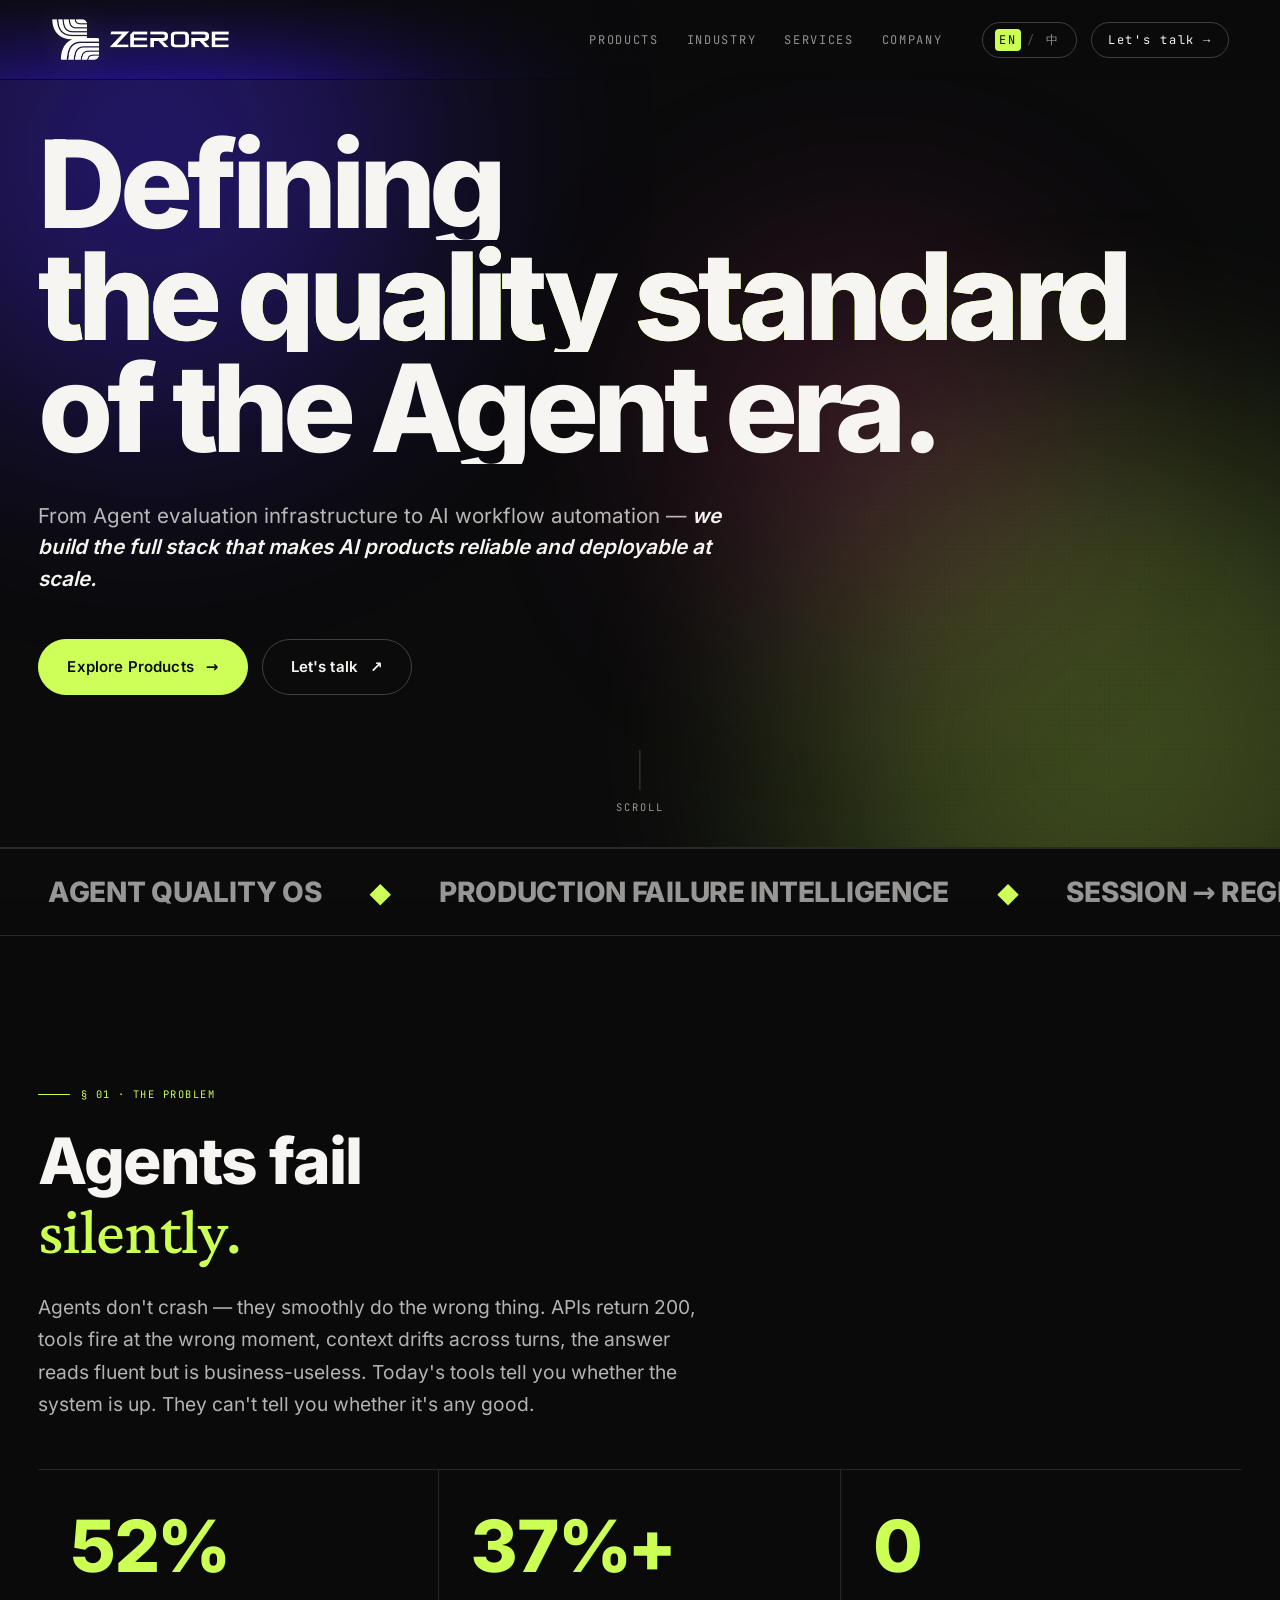
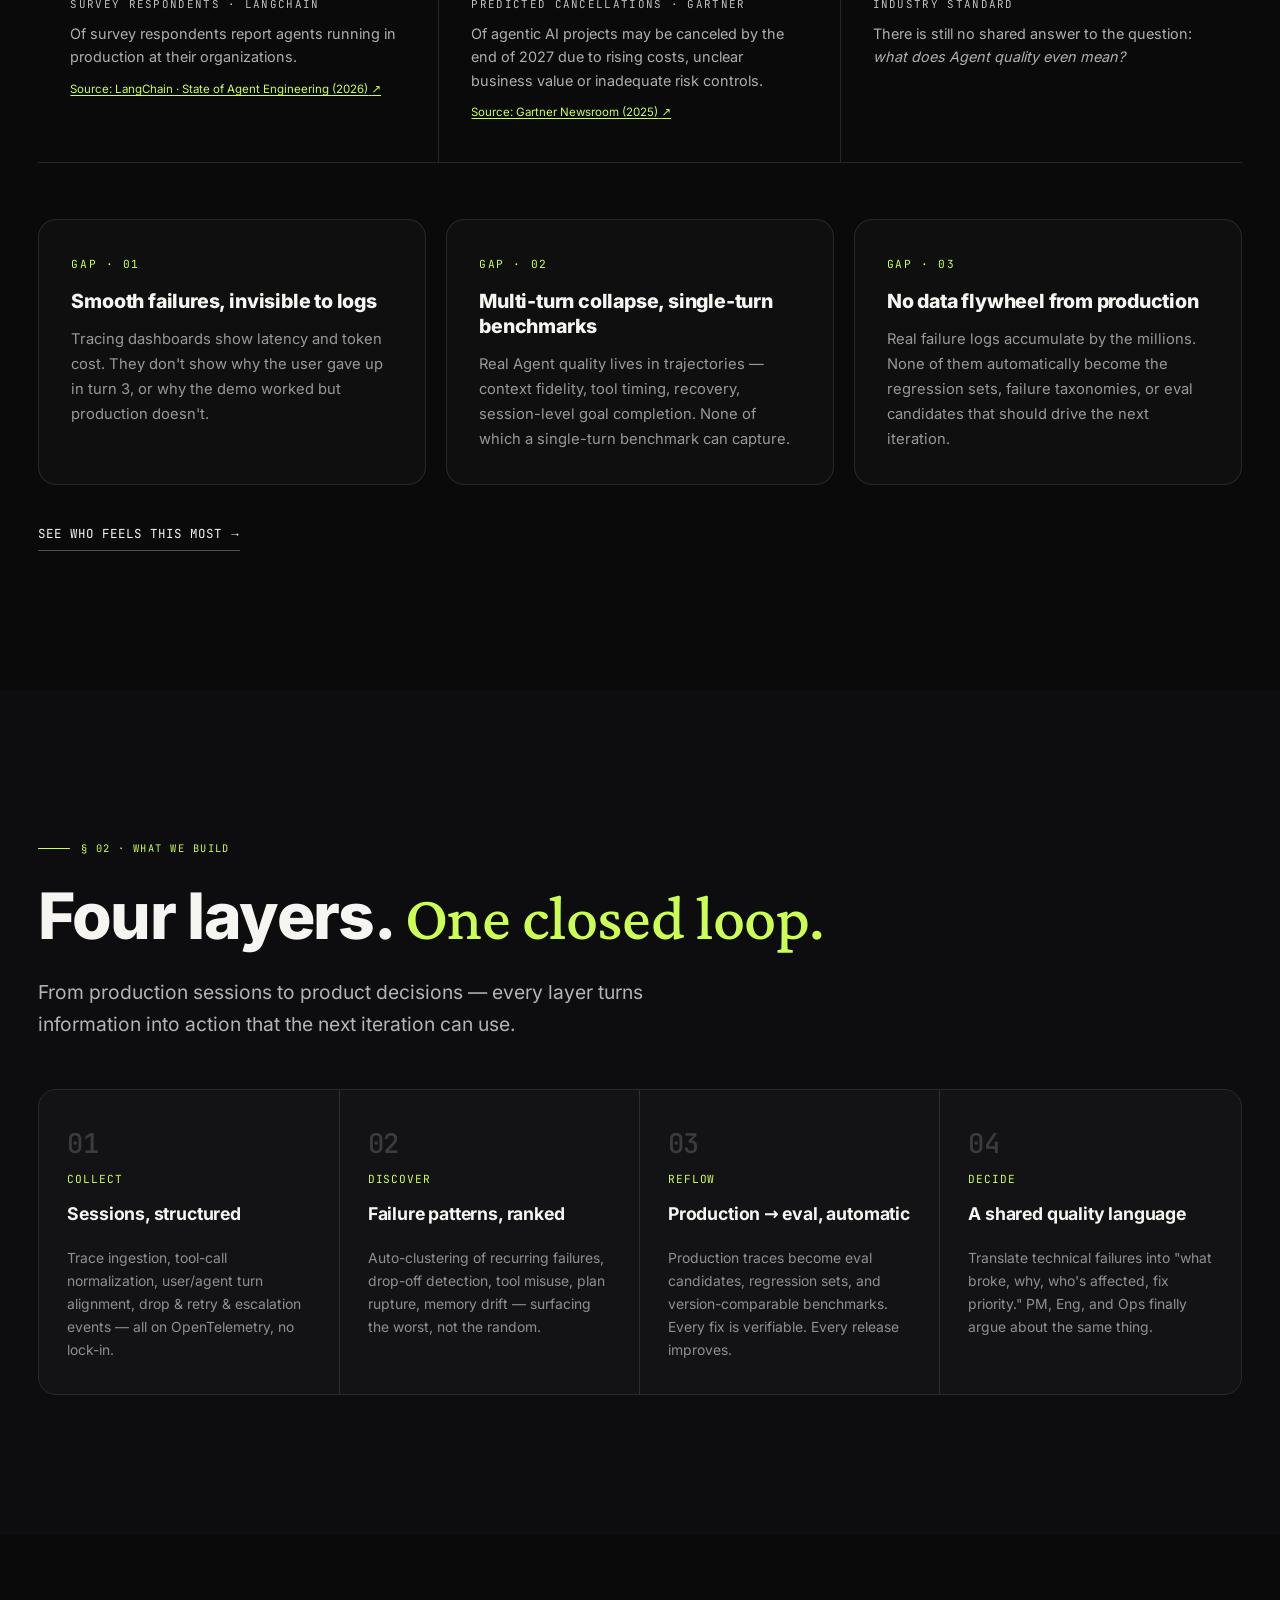
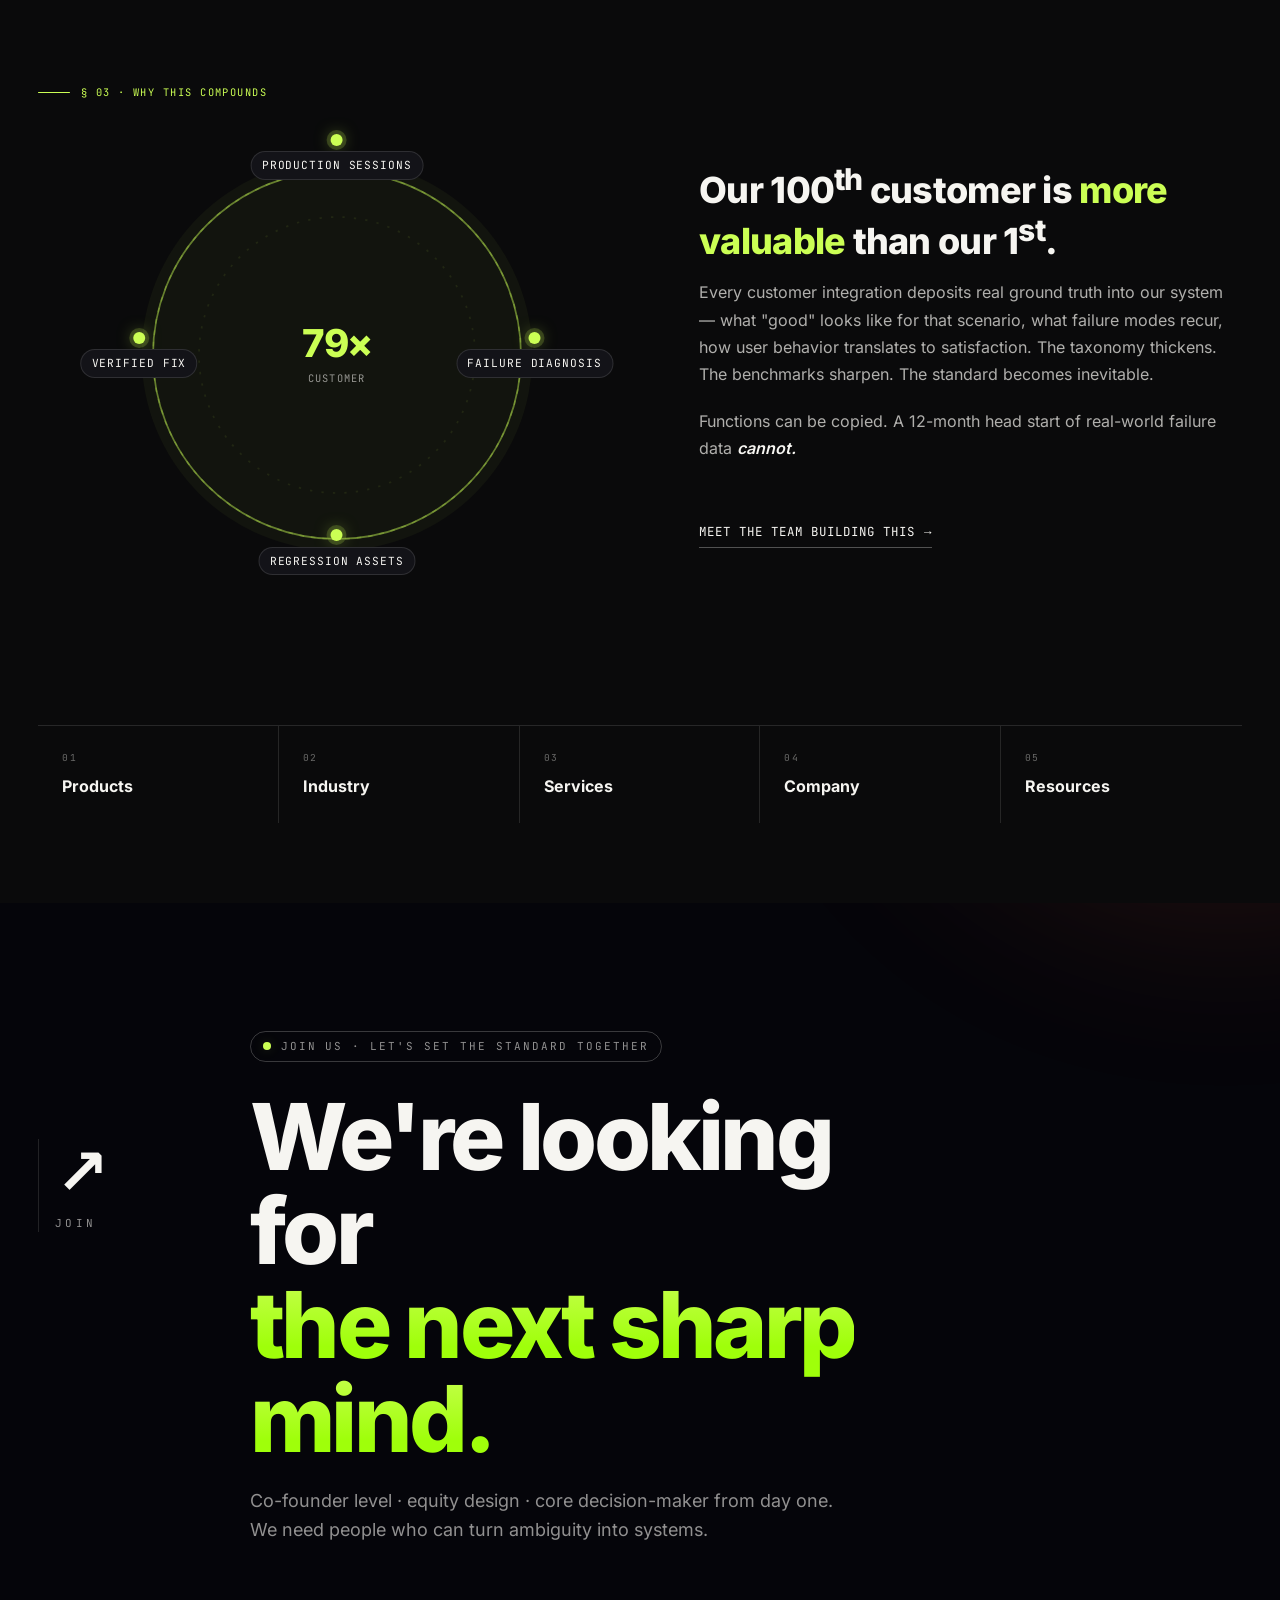
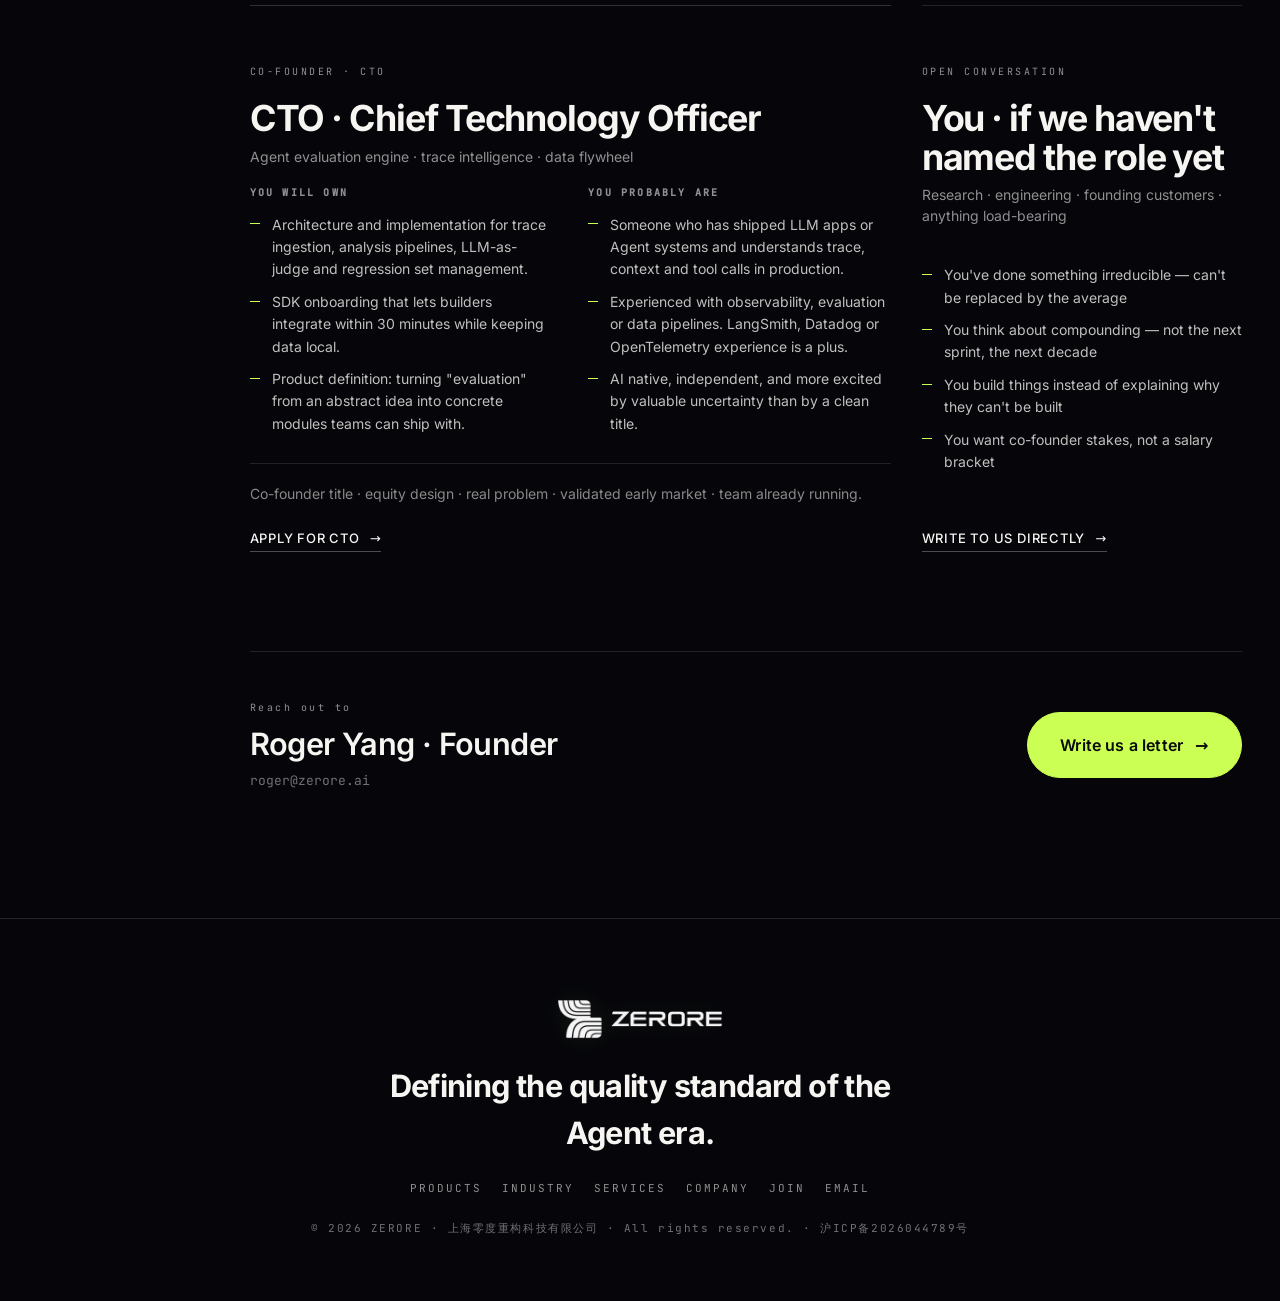
<file: index.html>
<!doctype html>
<html lang="en" data-lang="en">
  <head>
    <meta charset="utf-8">
    <meta name="viewport" content="width=device-width, initial-scale=1, viewport-fit=cover">
    <title>ZERORE · 零度重构 — Defining the quality standard of the Agent era.</title>
    <meta name="description" content="ZERORE is an AI-native Gen-Z studio. We are building Zeval, the quality operating system for Agent product teams — turning production failures into reusable evaluation assets.">
    <meta name="theme-color" content="#0a0a0b">
    <meta name="format-detection" content="telephone=no, email=no, address=no">
    <meta property="og:type" content="website">
    <meta property="og:site_name" content="ZERORE">
    <meta property="og:title" content="ZERORE · 零度重构">
    <meta property="og:description" content="Defining the quality standard of the Agent era.">
    <meta property="og:url" content="https://zerore.ai/">
    <meta property="og:image" content="https://zerore.ai/assets/og-cover.png">
    <meta name="twitter:card" content="summary_large_image">
    <meta name="twitter:title" content="ZERORE · 零度重构">
    <meta name="twitter:description" content="Defining the quality standard of the Agent era.">
    <meta name="twitter:image" content="https://zerore.ai/assets/og-cover.png">
    <link rel="canonical" href="https://zerore.ai/">
    <style>
      *, *::before, *::after { box-sizing: border-box; }
      html, body { margin: 0; min-height: 100%; background: #050507; color: #f6f5f1; }
      body { overflow-x: hidden; font-family: Inter, system-ui, -apple-system, "Segoe UI", sans-serif; }
      html[data-lang="en"] [lang="zh"] { display: none !important; }
      html[data-lang="zh"] [lang="en"] { display: none !important; }
      .curtain {
        position: fixed;
        inset: 0;
        z-index: 300;
        display: grid;
        place-items: center;
        background: #050507;
        transform: translateY(0);
        transition: transform 900ms cubic-bezier(0.76, 0, 0.24, 1);
      }
      .curtain__mark {
        display: flex;
        align-items: center;
        gap: 24px;
        color: #f6f5f1;
        letter-spacing: -0.04em;
      }
      .curtain__num {
        font-family: ui-monospace, "SF Mono", Menlo, monospace;
        font-size: 14px;
        color: #cbff54;
        letter-spacing: 0.2em;
      }
      .curtain__logo {
        width: clamp(240px, 34vw, 460px);
        height: auto;
        display: block;
        filter: drop-shadow(0 0 28px rgba(203, 255, 84, 0.12));
        opacity: 0;
        transform: translateY(14px);
        animation: curtainWord 800ms cubic-bezier(0.22, 1, 0.36, 1) 100ms forwards;
      }
      @keyframes curtainWord { to { opacity: 1; transform: translateY(0); } }
      body.is-loaded .curtain { transform: translateY(-101%); }
      body.is-settled .curtain { display: none; }
      @media (prefers-reduced-motion: reduce) { .curtain { display: none; } }
    </style>
    <script>window.__zeroreStylesReady = false;</script>
    <link rel="preload" href="fonts-critical.css" as="style" onload="this.onload=null;this.rel='stylesheet'">
    <link rel="preload" href="styles.css?v=20260513c" as="style" fetchpriority="high" onload="this.onload=null;this.rel='stylesheet';window.__zeroreStylesReady=true;window.dispatchEvent(new Event('zerore:styles-ready'))">
    <link rel="preload" href="assets/logo-full-white.webp?v=20260421b" as="image" fetchpriority="high">
    <link rel="preload" href="assets/fonts/inter-56724408.woff2" as="font" type="font/woff2" crossorigin>
    <link rel="preload" href="assets/fonts/jetbrainsmono-480c0625.woff2" as="font" type="font/woff2" crossorigin>
    <link rel="preload" href="assets/fonts/crimsonpro-56478c1d.woff2" as="font" type="font/woff2" crossorigin>
    <noscript>
      <link rel="stylesheet" href="fonts-critical.css">
      <link rel="stylesheet" href="styles.css?v=20260513c">
    </noscript>
    <link rel="icon" type="image/png" sizes="512x512" href="/assets/favicon-512.png">
    <link rel="apple-touch-icon" href="assets/apple-touch-icon.png">
    <script type="application/ld+json">
      {
        "@context": "https://schema.org",
        "@graph": [
          {
            "@type": "Organization",
            "@id": "https://zerore.ai/#organization",
            "name": "ZERORE",
            "legalName": "上海零度重构科技有限公司",
            "alternateName": "零度重构",
            "url": "https://zerore.ai/",
            "logo": "https://zerore.ai/assets/favicon-512.png",
            "email": "roger@zerore.ai",
            "description": "AI-native Gen-Z studio defining the quality standard of the Agent era."
          },
          {
            "@type": "WebSite",
            "@id": "https://zerore.ai/#website",
            "name": "ZERORE",
            "alternateName": "零度重构",
            "url": "https://zerore.ai/",
            "publisher": { "@id": "https://zerore.ai/#organization" }
          },
          {
            "@type": "Product",
            "@id": "https://zerore.ai/zeval.html#product",
            "name": "Zeval",
            "url": "https://zerore.ai/zeval.html",
            "brand": { "@id": "https://zerore.ai/#organization" },
            "description": "The quality operating system for Agent product teams."
          }
        ]
      }
    </script>
    <script>
      (function () {
        try {
          var stored = localStorage.getItem('zerore-lang');
          if (stored === 'zh' || stored === 'en') {
            document.documentElement.setAttribute('data-lang', stored);
            document.documentElement.setAttribute('lang', stored === 'zh' ? 'zh-CN' : 'en');
          }
        } catch (e) {}
      })();
    </script>
  </head>
  <body>
    <a class="skip-link" href="#main">
      <span lang="en">Skip to content</span><span lang="zh">跳到正文</span>
    </a>

    <div class="curtain" aria-hidden="true">
      <div class="curtain__mark">
        <span class="curtain__num">00</span>
        <img class="curtain__logo" src="assets/logo-full-white.webp?v=20260421b" alt="ZERORE">
      </div>
    </div>

    <div class="grain" aria-hidden="true"></div>
    <div class="cursor" aria-hidden="true"><span></span></div>

    <!-- NAV -->
    <header class="nav" id="nav">
      <a class="nav__brand" href="index.html" aria-label="ZERORE home">
        <img class="nav__logo" src="assets/logo-full-white.webp?v=20260421b" alt="ZERORE">
      </a>
      <nav class="nav__links" aria-label="Primary">
        <a href="products.html"><span lang="en">Products</span><span lang="zh">产品</span></a>
        <a href="industry.html"><span lang="en">Industry</span><span lang="zh">行业</span></a>
        <a href="services.html"><span lang="en">Services</span><span lang="zh">服务</span></a>
        <a href="company.html"><span lang="en">Company</span><span lang="zh">公司</span></a>
      </nav>
      <div class="nav__right">
        <button type="button" class="lang" id="langToggle" aria-label="Toggle language / 切换语言" aria-live="polite">
          <span class="lang__slot" data-lang-label="en">EN</span>
          <span class="lang__sep">/</span>
          <span class="lang__slot" data-lang-label="zh">中</span>
        </button>
        <a class="nav__cta" href="mailto:roger@zerore.ai?subject=ZERORE%20%E2%80%94%20Let%27s%20talk">
          <span lang="en">Let's talk</span><span lang="zh">聊聊合作</span>
          <span aria-hidden="true">→</span>
        </a>
      </div>
    </header>

    <main id="main">

      <!-- ════════════  HERO  ════════════ -->
      <section class="hero" id="top">
        <div class="hero__bg" aria-hidden="true">
          <span class="aurora aurora--a"></span>
          <span class="aurora aurora--b"></span>
          <span class="aurora aurora--c"></span>
        </div>

        <div class="shell hero__shell">
          <h1 class="hero__title">
            <span lang="en" class="hero__en">
              <span class="hero__line"><span class="word" data-split>Defining</span></span>
              <span class="hero__line hero__line--accent"><span class="word" data-split>the quality standard</span></span>
              <span class="hero__line"><span class="word" data-split>of the Agent era.</span></span>
            </span>
            <span lang="zh" class="hero__zh">
              <span class="hero__line"><span class="word" data-split>我们正在定义</span></span>
              <span class="hero__line hero__line--accent"><span class="word" data-split>Agent 时代的</span></span>
              <span class="hero__line"><span class="word" data-split>质量标准。</span></span>
            </span>
          </h1>

          <p class="hero__sub reveal reveal--2">
            <span lang="en">
              From Agent evaluation infrastructure to AI workflow automation —
              <em>we build the full stack that makes AI products reliable and deployable at scale.</em>
            </span>
            <span lang="zh">
              从 Agent 评测基础设施到 AI 工作流落地，
              <em>我们构建让 AI 产品真正可靠、可规模化交付的全套能力。</em>
            </span>
          </p>

          <div class="hero__actions reveal reveal--3">
            <a class="btn btn--primary" href="products.html">
              <span lang="en">Explore Products</span><span lang="zh">探索产品</span>
              <span class="btn__arrow" aria-hidden="true">→</span>
            </a>
            <a class="btn btn--ghost" href="mailto:roger@zerore.ai?subject=ZERORE%20%E2%80%94%20Let%27s%20talk">
              <span lang="en">Let's talk</span><span lang="zh">聊聊合作</span>
              <span class="btn__arrow" aria-hidden="true">↗</span>
            </a>
          </div>
        </div>

        <div class="hero__scroll" aria-hidden="true">
          <span class="scroll-line"></span>
          <span class="scroll-label">SCROLL</span>
        </div>
      </section>

      <!-- ════════════  MARQUEE STRIP  ════════════ -->
      <div class="marquee" aria-hidden="true">
        <div class="marquee__track">
          <span>Agent Quality OS</span><span class="marquee__dot">◆</span>
          <span>Production Failure Intelligence</span><span class="marquee__dot">◆</span>
          <span>Session → Regression</span><span class="marquee__dot">◆</span>
          <span>Data Flywheel</span><span class="marquee__dot">◆</span>
          <span>Trajectory-level Eval</span><span class="marquee__dot">◆</span>
          <span>Implicit Signal Layer</span><span class="marquee__dot">◆</span>
          <span>定义 Agent 时代的质量标准</span><span class="marquee__dot">◆</span>
          <span>Agent Quality OS</span><span class="marquee__dot">◆</span>
          <span>Production Failure Intelligence</span><span class="marquee__dot">◆</span>
          <span>Session → Regression</span><span class="marquee__dot">◆</span>
          <span>Data Flywheel</span><span class="marquee__dot">◆</span>
          <span>Trajectory-level Eval</span><span class="marquee__dot">◆</span>
          <span>Implicit Signal Layer</span><span class="marquee__dot">◆</span>
          <span>定义 Agent 时代的质量标准</span><span class="marquee__dot">◆</span>
        </div>
      </div>

      <!-- ════════════  § 01 · THE PROBLEM  ════════════ -->
      <section class="story story--ink" id="problem">
        <div class="shell">
          <p class="story__rail reveal">
            <span lang="en">§ 01 · THE PROBLEM</span>
            <span lang="zh">§ 01 · 问题</span>
          </p>
          <h2 class="story__title reveal reveal--1">
            <span lang="en">Agents fail<br><em>silently.</em></span>
            <span lang="zh">Agent 正在<br><em>无声地失效。</em></span>
          </h2>
          <p class="story__lede reveal reveal--2">
            <span lang="en">Agents don't crash — they smoothly do the wrong thing. APIs return 200, tools fire at the wrong moment, context drifts across turns, the answer reads fluent but is business-useless. Today's tools tell you whether the system is up. They can't tell you whether it's any good.</span>
            <span lang="zh">Agent 不会崩溃——它们顺滑地做错事。接口返回 200，工具在错误的时机被调用，上下文在多轮中悄悄漂移，回答看似通顺却毫无业务价值。现有工具只能告诉你系统"挂没挂"，无法告诉你它"好不好"。</span>
          </p>

          <div class="stats-banner reveal reveal--2">
            <div class="stat-cell">
              <span class="stat-cell__num"><em><span class="counter" data-counter-target="57" data-counter-suffix="%">0%</span></em></span>
              <span class="stat-cell__label"><span lang="en">Survey respondents · LangChain</span><span lang="zh">调查受访者 · LangChain</span></span>
              <p class="stat-cell__body">
                <span lang="en">Of survey respondents report agents running in production at their organizations.</span>
                <span lang="zh">的受访者表示其所在组织已有 Agent 在生产环境运行。</span>
              </p>
              <a class="stat-cell__source" href="https://www.langchain.com/state-of-agent-engineering" target="_blank" rel="noopener noreferrer"><span lang="en">Source: LangChain · State of Agent Engineering (2026)</span><span lang="zh">来源：LangChain《State of Agent Engineering》（2026）</span> <span aria-hidden="true">↗</span></a>
            </div>
            <div class="stat-cell">
              <span class="stat-cell__num"><em><span class="counter" data-counter-target="40" data-counter-suffix="%+">0%+</span></em></span>
              <span class="stat-cell__label"><span lang="en">Predicted cancellations · Gartner</span><span lang="zh">预计取消项目 · Gartner</span></span>
              <p class="stat-cell__body">
                <span lang="en">Of agentic AI projects may be canceled by the end of 2027 due to rising costs, unclear business value or inadequate risk controls.</span>
                <span lang="zh">的 Agentic AI 项目或将在 2027 年底前因成本攀升、商业价值不明或风险控制不足被取消。</span>
              </p>
              <a class="stat-cell__source" href="https://www.gartner.com/en/newsroom/press-releases/2025-06-25-gartner-predicts-over-40-percent-of-agentic-ai-projects-will-be-canceled-by-end-of-2027" target="_blank" rel="noopener noreferrer"><span lang="en">Source: Gartner Newsroom (2025)</span><span lang="zh">来源：Gartner 新闻稿（2025）</span> <span aria-hidden="true">↗</span></a>
            </div>
            <div class="stat-cell">
              <span class="stat-cell__num"><em>0</em></span>
              <span class="stat-cell__label"><span lang="en">Industry standard</span><span lang="zh">行业标准</span></span>
              <p class="stat-cell__body">
                <span lang="en">There is still no shared answer to the question: <em>what does Agent quality even mean?</em></span>
                <span lang="zh">至今没有共同的答案来回答：<em>什么叫 Agent 质量合格？</em></span>
              </p>
            </div>
          </div>

          <div class="gaps-grid">
            <div class="gap-card reveal">
              <span class="gap-card__num">GAP · 01</span>
              <h3 class="gap-card__title">
                <span lang="en">Smooth failures, invisible to logs</span>
                <span lang="zh">顺滑的失败，日志看不见</span>
              </h3>
              <p class="gap-card__body">
                <span lang="en">Tracing dashboards show latency and token cost. They don't show why the user gave up in turn 3, or why the demo worked but production doesn't.</span>
                <span lang="zh">trace 看板能看延迟和 token 成本，但看不见用户为什么在第 3 轮放弃，也看不见 demo 能跑但生产不行的真正原因。</span>
              </p>
            </div>
            <div class="gap-card reveal reveal--1">
              <span class="gap-card__num">GAP · 02</span>
              <h3 class="gap-card__title">
                <span lang="en">Multi-turn collapse, single-turn benchmarks</span>
                <span lang="zh">多轮崩塌，单轮评测</span>
              </h3>
              <p class="gap-card__body">
                <span lang="en">Real Agent quality lives in trajectories — context fidelity, tool timing, recovery, session-level goal completion. None of which a single-turn benchmark can capture.</span>
                <span lang="zh">真正的质量发生在轨迹上——上下文保真、工具时机、错误恢复、会话级目标。这些是单轮 benchmark 永远抓不到的。</span>
              </p>
            </div>
            <div class="gap-card reveal reveal--2">
              <span class="gap-card__num">GAP · 03</span>
              <h3 class="gap-card__title">
                <span lang="en">No data flywheel from production</span>
                <span lang="zh">线上数据没有飞轮</span>
              </h3>
              <p class="gap-card__body">
                <span lang="en">Real failure logs accumulate by the millions. None of them automatically become the regression sets, failure taxonomies, or eval candidates that should drive the next iteration.</span>
                <span lang="zh">百万级失败日志在堆积，却没有一条自动变成下一版的回归集、失败分类或评测样本。</span>
              </p>
            </div>
          </div>

          <a class="story__link reveal" href="industry.html">
            <span lang="en">SEE WHO FEELS THIS MOST</span>
            <span lang="zh">看看哪些行业最痛</span>
            <span aria-hidden="true">→</span>
          </a>
        </div>
      </section>

      <!-- ════════════  § 02 · FOUR LAYERS  ════════════ -->
      <section class="story story--ink-soft" id="layers">
        <div class="shell">
          <p class="story__rail reveal">
            <span lang="en">§ 02 · WHAT WE BUILD</span>
            <span lang="zh">§ 02 · 我们在构建</span>
          </p>
          <h2 class="story__title reveal reveal--1">
            <span lang="en">Four layers. <em>One closed loop.</em></span>
            <span lang="zh">四层能力，<em>一个闭环。</em></span>
          </h2>
          <p class="story__lede reveal reveal--2">
            <span lang="en">From production sessions to product decisions — every layer turns information into action that the next iteration can use.</span>
            <span lang="zh">从真实生产会话到产品决策——每一层都把信息转化为下一次迭代可使用的行动。</span>
          </p>

          <div class="layers-grid reveal reveal--1">
            <div class="layer-block">
              <span class="layer-block__num">01</span>
              <span class="layer-block__sub"><span lang="en">Collect</span><span lang="zh">采集</span></span>
              <h3 class="layer-block__title">
                <span lang="en">Sessions, structured</span>
                <span lang="zh">会话结构化</span>
              </h3>
              <p class="layer-block__body">
                <span lang="en">Trace ingestion, tool-call normalization, user/agent turn alignment, drop &amp; retry &amp; escalation events — all on OpenTelemetry, no lock-in.</span>
                <span lang="zh">trace 摄取、工具调用归一化、用户/Agent 轮次对齐，drop / retry / escalation 事件——基于 OpenTelemetry，无锁定。</span>
              </p>
            </div>
            <div class="layer-block">
              <span class="layer-block__num">02</span>
              <span class="layer-block__sub"><span lang="en">Discover</span><span lang="zh">发现</span></span>
              <h3 class="layer-block__title">
                <span lang="en">Failure patterns, ranked</span>
                <span lang="zh">失败模式排序</span>
              </h3>
              <p class="layer-block__body">
                <span lang="en">Auto-clustering of recurring failures, drop-off detection, tool misuse, plan rupture, memory drift — surfacing the worst, not the random.</span>
                <span lang="zh">自动聚类反复出现的失败、流失点识别、工具误用、计划断裂、记忆漂移——浮现最值得修的，而不是随机抽样。</span>
              </p>
            </div>
            <div class="layer-block">
              <span class="layer-block__num">03</span>
              <span class="layer-block__sub"><span lang="en">Reflow</span><span lang="zh">回流</span></span>
              <h3 class="layer-block__title">
                <span lang="en">Production → eval, automatic</span>
                <span lang="zh">线上自动转评测</span>
              </h3>
              <p class="layer-block__body">
                <span lang="en">Production traces become eval candidates, regression sets, and version-comparable benchmarks. Every fix is verifiable. Every release improves.</span>
                <span lang="zh">生产 trace 自动生成评测样本、回归集、版本可对比基准。每次修复都可验证，每次发版都在变好。</span>
              </p>
            </div>
            <div class="layer-block">
              <span class="layer-block__num">04</span>
              <span class="layer-block__sub"><span lang="en">Decide</span><span lang="zh">决策</span></span>
              <h3 class="layer-block__title">
                <span lang="en">A shared quality language</span>
                <span lang="zh">共同的质量语言</span>
              </h3>
              <p class="layer-block__body">
                <span lang="en">Translate technical failures into "what broke, why, who's affected, fix priority." PM, Eng, and Ops finally argue about the same thing.</span>
                <span lang="zh">把技术失败翻译为"哪里坏、为什么、影响谁、先修哪个"。PM、工程、运营终于在讨论同一件事。</span>
              </p>
            </div>
          </div>
        </div>
      </section>

      <!-- ════════════  § 03 · DATA FLYWHEEL  ════════════ -->
      <section class="story story--ink" id="flywheel">
        <div class="shell">
          <p class="story__rail reveal">
            <span lang="en">§ 03 · WHY THIS COMPOUNDS</span>
            <span lang="zh">§ 03 · 为什么会复利</span>
          </p>

          <div class="flywheel-grid">
            <!-- Visual flywheel -->
            <div class="flywheel reveal">
              <svg class="flywheel__svg" viewBox="0 0 400 400" aria-hidden="true">
                <circle class="glow" cx="200" cy="200" r="170"></circle>
                <circle class="ring" cx="200" cy="200" r="160"></circle>
                <circle class="ring" cx="200" cy="200" r="120" style="stroke-dasharray: 2 8; opacity:.4"></circle>
                <!-- arrows along the ring -->
                <g fill="none" stroke="rgba(203,255,84,.45)" stroke-width="1.5">
                  <path d="M 200 40 A 160 160 0 0 1 360 200" />
                  <path d="M 360 200 A 160 160 0 0 1 200 360" />
                  <path d="M 200 360 A 160 160 0 0 1 40 200" />
                  <path d="M 40 200 A 160 160 0 0 1 200 40" />
                </g>
              </svg>
              <!-- Nodes around the circle -->
              <div class="flywheel__node" style="top:7%; left:50%;">
                <span class="flywheel__node-dot"></span>
                <span class="flywheel__node-label"><span lang="en">PRODUCTION SESSIONS</span><span lang="zh">线上会话</span></span>
              </div>
              <div class="flywheel__node" style="top:50%; left:93%;">
                <span class="flywheel__node-dot"></span>
                <span class="flywheel__node-label"><span lang="en">FAILURE DIAGNOSIS</span><span lang="zh">失败诊断</span></span>
              </div>
              <div class="flywheel__node" style="top:93%; left:50%;">
                <span class="flywheel__node-dot"></span>
                <span class="flywheel__node-label"><span lang="en">REGRESSION ASSETS</span><span lang="zh">回归资产</span></span>
              </div>
              <div class="flywheel__node" style="top:50%; left:7%;">
                <span class="flywheel__node-dot"></span>
                <span class="flywheel__node-label"><span lang="en">VERIFIED FIX</span><span lang="zh">验证修复</span></span>
              </div>
              <!-- Center -->
              <div class="flywheel__center">
                <div class="flywheel__center-num"><span class="counter" data-counter-target="100" data-counter-suffix="×">0×</span></div>
                <div class="flywheel__center-label"><span lang="en">customer</span><span lang="zh">客户</span></div>
              </div>
            </div>

            <!-- Text -->
            <div class="flywheel-text">
              <h3 class="reveal reveal--1">
                <span lang="en">Our 100<sup>th</sup> customer is <em>more valuable</em> than our 1<sup>st</sup>.</span>
                <span lang="zh">我们的第 100 个客户，<em>比第 1 个更有价值。</em></span>
              </h3>
              <p class="reveal reveal--2">
                <span lang="en">Every customer integration deposits real ground truth into our system — what "good" looks like for that scenario, what failure modes recur, how user behavior translates to satisfaction. The taxonomy thickens. The benchmarks sharpen. The standard becomes inevitable.</span>
                <span lang="zh">每一次客户接入，都向系统沉淀真实的 ground truth——这个场景下"好"的样子、反复出现的失败模式、用户行为如何映射到满意度。分类持续加厚，基准持续锐化，标准走向不可逆。</span>
              </p>
              <p class="reveal reveal--3">
                <span lang="en">Functions can be copied. A 12-month head start of real-world failure data <em>cannot.</em></span>
                <span lang="zh">功能可以被复制。但 12 个月的真实失败数据飞轮，<em>无法被复制。</em></span>
              </p>
              <a class="story__link reveal" href="company.html">
                <span lang="en">MEET THE TEAM BUILDING THIS</span>
                <span lang="zh">见见正在做这件事的团队</span>
                <span aria-hidden="true">→</span>
              </a>
            </div>
          </div>
        </div>
      </section>

      <!-- ════════════  QUICK NAV STRIP  ════════════ -->
      <section class="quick-nav">
        <div class="shell">
          <div class="quick-nav__row reveal">
            <a href="products.html">
              <span class="quick-nav__num">01</span>
              <span class="quick-nav__name"><span lang="en">Products</span><span lang="zh">产品 →</span></span>
            </a>
            <a href="industry.html">
              <span class="quick-nav__num">02</span>
              <span class="quick-nav__name"><span lang="en">Industry</span><span lang="zh">行业 →</span></span>
            </a>
            <a href="services.html">
              <span class="quick-nav__num">03</span>
              <span class="quick-nav__name"><span lang="en">Services</span><span lang="zh">服务 →</span></span>
            </a>
            <a href="company.html">
              <span class="quick-nav__num">04</span>
              <span class="quick-nav__name"><span lang="en">Company</span><span lang="zh">公司 →</span></span>
            </a>
            <a href="resources.html">
              <span class="quick-nav__num">05</span>
              <span class="quick-nav__name"><span lang="en">Resources</span><span lang="zh">资源 →</span></span>
            </a>
          </div>
        </div>
      </section>

      <!-- ════════════  JOIN  ════════════ -->
      <section class="section section--ink section--join" id="join">
        <div class="join__aurora" aria-hidden="true">
          <span class="aurora aurora--f"></span>
        </div>

        <div class="shell section--split">
          <aside class="section__rail">
            <span class="rail__i">↗</span>
            <span class="rail__k">
              <span lang="en">JOIN</span><span lang="zh">加入</span>
            </span>
          </aside>

          <div class="section__body">
            <header class="section__head section__head--dark">
              <p class="eyebrow eyebrow--light reveal">
                <span class="dot"></span>
                <span lang="en">Join us · let's set the standard together</span>
                <span lang="zh">一起把标准做出来</span>
              </p>
              <h2 class="section__title section__title--dark section__title--xl reveal reveal--1">
                <span lang="en">
                  We're looking for<br>
                  <em>the next sharp mind.</em>
                </span>
                <span lang="zh">
                  我们正在寻找<br>
                  <em>锐利的思考者</em>
                </span>
              </h2>
              <p class="section__lede section__lede--dark reveal reveal--2">
                <span lang="en">
                  Co-founder level · equity design · core decision-maker from day one.<br>
                  We need people who can turn ambiguity into systems.
                </span>
                <span lang="zh">
                  联合创始人身份 · 参与股权设计 · 从第一天起进入核心决策。<br>
                  我们需要能把模糊问题做成系统的人。
                </span>
              </p>
            </header>

            <div class="roles">
              <article class="role role--featured reveal">
                <header class="role__head">
                  <span class="role__tag">CO-FOUNDER · CTO</span>
                  <h3>
                    <span lang="en">CTO · Chief Technology Officer</span>
                    <span lang="zh">CTO · 首席技术官</span>
                  </h3>
                  <p class="role__sub">
                    <span lang="en">Agent evaluation engine · trace intelligence · data flywheel</span>
                    <span lang="zh">Agent 评测引擎 · Trace 智能分析 · 数据飞轮</span>
                  </p>
                </header>
                <div class="role__sections">
                  <section class="role__section">
                    <h4><span lang="en">You will own</span><span lang="zh">你会负责</span></h4>
                    <ul class="role__list">
                      <li>
                        <span lang="en">Architecture and implementation for trace ingestion, analysis pipelines, LLM-as-judge and regression set management.</span>
                        <span lang="zh">评测引擎的系统架构与工程实现：trace 摄取、分析 pipeline、LLM-as-judge 框架和回归测试集管理。</span>
                      </li>
                      <li>
                        <span lang="en">SDK onboarding that lets builders integrate within 30 minutes while keeping data local.</span>
                        <span lang="zh">设计并推进 SDK 接入体验：让 builder 能在 30 分钟内完成接入，数据不出本地。</span>
                      </li>
                      <li>
                        <span lang="en">Product definition: turning "evaluation" from an abstract idea into concrete modules teams can ship with.</span>
                        <span lang="zh">参与产品定义：把"评测"这件抽象的事情拆成可工程化、可交付的模块。</span>
                      </li>
                    </ul>
                  </section>
                  <section class="role__section">
                    <h4><span lang="en">You probably are</span><span lang="zh">你大概是</span></h4>
                    <ul class="role__list">
                      <li>
                        <span lang="en">Someone who has shipped LLM apps or Agent systems and understands trace, context and tool calls in production.</span>
                        <span lang="zh">做过 LLM 应用 / Agent 系统完整工程链路，知道 trace、context、tool call 在生产环境里怎么流转。</span>
                      </li>
                      <li>
                        <span lang="en">Experienced with observability, evaluation or data pipelines. LangSmith, Datadog or OpenTelemetry experience is a plus.</span>
                        <span lang="zh">对可观测性、评测、数据 pipeline 有真实工程经验；做过 LangSmith、Datadog、OpenTelemetry 相关接入是加分项。</span>
                      </li>
                      <li>
                        <span lang="en">AI native, independent, and more excited by valuable uncertainty than by a clean title.</span>
                        <span lang="zh">AI Native，能独立提出技术方案并动手做出来；在乎"有价值的事"多于 title，愿意在早期不确定性里换更大的空间。</span>
                      </li>
                    </ul>
                  </section>
                </div>
                <div class="role__offer">
                  <span lang="en">Co-founder title · equity design · real problem · validated early market · team already running.</span>
                  <span lang="zh">联合创始人身份 · 参与公司股权设计 · 真实存在且市场刚被验证的问题 · 一支已经在跑的团队。</span>
                </div>
                <a class="role__cta" href="mailto:roger@zerore.ai?subject=ZERORE%20CTO%20application">
                  <span lang="en">Apply for CTO</span>
                  <span lang="zh">申请 CTO 岗位</span>
                  <span class="btn__arrow" aria-hidden="true">→</span>
                </a>
              </article>

              <article class="role role--open reveal reveal--1">
                <header class="role__head">
                  <span class="role__tag">OPEN CONVERSATION</span>
                  <h3>
                    <span lang="en">You · if we haven't named the role yet</span>
                    <span lang="zh">你 · 如果还没有一个岗位名能框住你</span>
                  </h3>
                  <p class="role__sub">
                    <span lang="en">Research · engineering · founding customers · anything load-bearing</span>
                    <span lang="zh">研究 · 工程 · 首批共生客户 · 任何承重的位置</span>
                  </p>
                </header>
                <ul class="role__list">
                  <li><span lang="en">You've done something irreducible — can't be replaced by the average</span><span lang="zh">做过别人替代不了的事 —— 独特到不能被平均</span></li>
                  <li><span lang="en">You think about compounding — not the next sprint, the next decade</span><span lang="zh">你的时间尺度是复利，不是冲刺</span></li>
                  <li><span lang="en">You build things instead of explaining why they can't be built</span><span lang="zh">你把想法落地，而不是解释为什么做不了</span></li>
                  <li><span lang="en">You want co-founder stakes, not a salary bracket</span><span lang="zh">你要的是合伙人位置，不是薪资区间</span></li>
                </ul>
                <a class="role__cta" href="mailto:roger@zerore.ai?subject=ZERORE%20%E2%80%94%20I%20want%20in">
                  <span lang="en">Write to us directly</span>
                  <span lang="zh">直接写信给我们</span>
                  <span class="btn__arrow" aria-hidden="true">→</span>
                </a>
              </article>
            </div>

            <div class="join__contact reveal">
              <div>
                <p class="contact__k"><span lang="en">Reach out to</span><span lang="zh">联系我们</span></p>
                <p class="contact__v">Roger Yang · Founder</p>
                <p class="contact__email">roger@zerore.ai</p>
              </div>
              <a class="btn btn--primary btn--lg" href="mailto:roger@zerore.ai?subject=ZERORE%20%E2%80%94%20Let%27s%20talk">
                <span lang="en">Write us a letter</span>
                <span lang="zh">写一封信给我们</span>
                <span class="btn__arrow" aria-hidden="true">→</span>
              </a>
            </div>
          </div>
        </div>
      </section>

      <!-- ════════════  FOOTER  ════════════ -->
      <footer class="foot">
        <div class="shell foot__shell">
          <div class="foot__brand">
            <img class="foot__logo" src="assets/logo-full-white.webp?v=20260421b" alt="ZERORE">
          </div>
          <p class="foot__tag">
            <span lang="en">Defining the quality standard of the Agent era.</span>
            <span lang="zh">定义 Agent 时代的质量标准。</span>
          </p>
          <ul class="foot__links">
            <li><a href="products.html"><span lang="en">Products</span><span lang="zh">产品</span></a></li>
            <li><a href="industry.html"><span lang="en">Industry</span><span lang="zh">行业</span></a></li>
            <li><a href="services.html"><span lang="en">Services</span><span lang="zh">服务</span></a></li>
            <li><a href="company.html"><span lang="en">Company</span><span lang="zh">公司</span></a></li>
            <li><a href="#join"><span lang="en">Join</span><span lang="zh">加入</span></a></li>
            <li><a href="mailto:roger@zerore.ai">Email</a></li>
          </ul>
          <p class="foot__copy">© 2026 ZERORE · 上海零度重构科技有限公司 · All rights reserved. · <a class="foot__icp" href="https://beian.miit.gov.cn/" target="_blank" rel="noopener noreferrer">沪ICP备2026044789号</a></p>
        </div>
      </footer>
    </main>

    <script>
      (function () {
        var html = document.documentElement;
        var toggle = document.getElementById('langToggle');
        function applyLang(lang) {
          html.setAttribute('data-lang', lang);
          html.setAttribute('lang', lang === 'zh' ? 'zh-CN' : 'en');
          if (toggle) {
            toggle.querySelectorAll('[data-lang-label]').forEach(function (el) {
              el.classList.toggle('is-active', el.dataset.langLabel === lang);
            });
          }
          try { localStorage.setItem('zerore-lang', lang); } catch (e) {}
        }
        var initial = html.getAttribute('data-lang') || 'en';
        applyLang(initial);
        if (toggle) {
          toggle.addEventListener('click', function () {
            applyLang(html.getAttribute('data-lang') === 'zh' ? 'en' : 'zh');
          });
        }
        (function () {
          var ready = false, minWait = false, stylesReady = window.__zeroreStylesReady === true;
          function liftCurtain() {
            if (ready && minWait && stylesReady) {
              document.body.classList.add('is-loaded');
              setTimeout(function () { document.body.classList.add('is-settled'); }, 900);
            }
          }
          window.addEventListener('zerore:styles-ready', function () {
            stylesReady = true;
            liftCurtain();
          });
          setTimeout(function () {
            stylesReady = true;
            liftCurtain();
          }, 3000);
          document.addEventListener('DOMContentLoaded', function () { ready = true; liftCurtain(); });
          setTimeout(function () { minWait = true; liftCurtain(); }, 900);
        }());
        var nav = document.getElementById('nav');
        var darkSections = document.querySelectorAll('.story--ink, .section--ink, .section--dark');
        function onScroll() {
          nav.classList.toggle('nav--scrolled', window.scrollY > 24);
          // Detect if nav sits over a dark section — flips logo + text colors
          var navBottom = nav.getBoundingClientRect().bottom;
          var overDark = false;
          darkSections.forEach(function (s) {
            var r = s.getBoundingClientRect();
            if (r.top <= navBottom && r.bottom >= 0) overDark = true;
          });
          nav.classList.toggle('nav--over-dark', overDark);
        }
        window.addEventListener('scroll', onScroll, { passive: true });
        onScroll();
        var io = new IntersectionObserver(function (entries) {
          entries.forEach(function (e) {
            if (e.isIntersecting) { e.target.classList.add('is-visible'); io.unobserve(e.target); }
          });
        }, { threshold: 0.14, rootMargin: '0px 0px -40px 0px' });
        document.querySelectorAll('.reveal').forEach(function (el) { io.observe(el); });

        /* ───────── Counter animation ───────── */
        function animateCounter(el) {
          var target = parseFloat(el.dataset.counterTarget) || 0;
          var suffix = el.dataset.counterSuffix || '';
          var duration = 1800;
          var start = performance.now();
          function tick(now) {
            var t = Math.min(1, (now - start) / duration);
            // ease-out cubic
            var eased = 1 - Math.pow(1 - t, 3);
            var current = Math.round(target * eased);
            el.textContent = current + suffix;
            if (t < 1) requestAnimationFrame(tick);
          }
          requestAnimationFrame(tick);
        }
        var counterIO = new IntersectionObserver(function (entries) {
          entries.forEach(function (e) {
            if (e.isIntersecting) {
              animateCounter(e.target);
              counterIO.unobserve(e.target);
            }
          });
        }, { threshold: 0.5 });
        document.querySelectorAll('.counter[data-counter-target]').forEach(function (el) {
          counterIO.observe(el);
        });
        var warpTargets = document.querySelectorAll('[data-warp]');
        var reduceMotion = window.matchMedia('(prefers-reduced-motion: reduce)').matches;
        if (!reduceMotion && warpTargets.length) {
          var vh = window.innerHeight;
          function onWarp() {
            warpTargets.forEach(function (el) {
              var rect = el.getBoundingClientRect();
              var center = rect.top + rect.height / 2;
              var d = (center - vh / 2) / vh;
              var skew = Math.max(-6, Math.min(6, d * 6));
              var translate = Math.max(-40, Math.min(40, d * 40));
              el.style.transform = 'translate3d(0,' + (-translate * 0.2) + 'px,0) skewY(' + (skew * -0.6) + 'deg)';
            });
          }
          window.addEventListener('scroll', onWarp, { passive: true });
          window.addEventListener('resize', function () { vh = window.innerHeight; onWarp(); });
          onWarp();
        }
        var auroras = document.querySelectorAll('.aurora');
        window.addEventListener('scroll', function () {
          var y = window.scrollY;
          auroras.forEach(function (a, i) {
            a.style.transform = 'translate3d(0,' + (y * 0.06 * (i % 2 ? -1 : 1)) + 'px,0)';
          });
        }, { passive: true });
        var cursor = document.querySelector('.cursor');
        if (cursor && matchMedia('(pointer: fine)').matches) {
          var cx = 0, cy = 0, tx = 0, ty = 0, raf;
          function loop() {
            cx += (tx - cx) * 0.18; cy += (ty - cy) * 0.18;
            cursor.style.transform = 'translate3d(' + cx + 'px,' + cy + 'px,0)';
            raf = requestAnimationFrame(loop);
          }
          window.addEventListener('pointermove', function (e) {
            tx = e.clientX; ty = e.clientY;
            if (!raf) loop();
            cursor.classList.add('is-active');
          });
          window.addEventListener('pointerleave', function () { cursor.classList.remove('is-active'); });
          document.querySelectorAll('a,button,.role,.hub__card')
            .forEach(function (el) {
              el.addEventListener('pointerenter', function () { cursor.classList.add('is-hover'); });
              el.addEventListener('pointerleave', function () { cursor.classList.remove('is-hover'); });
            });
        }
      })();
    </script>
  </body>
</html>
</file>
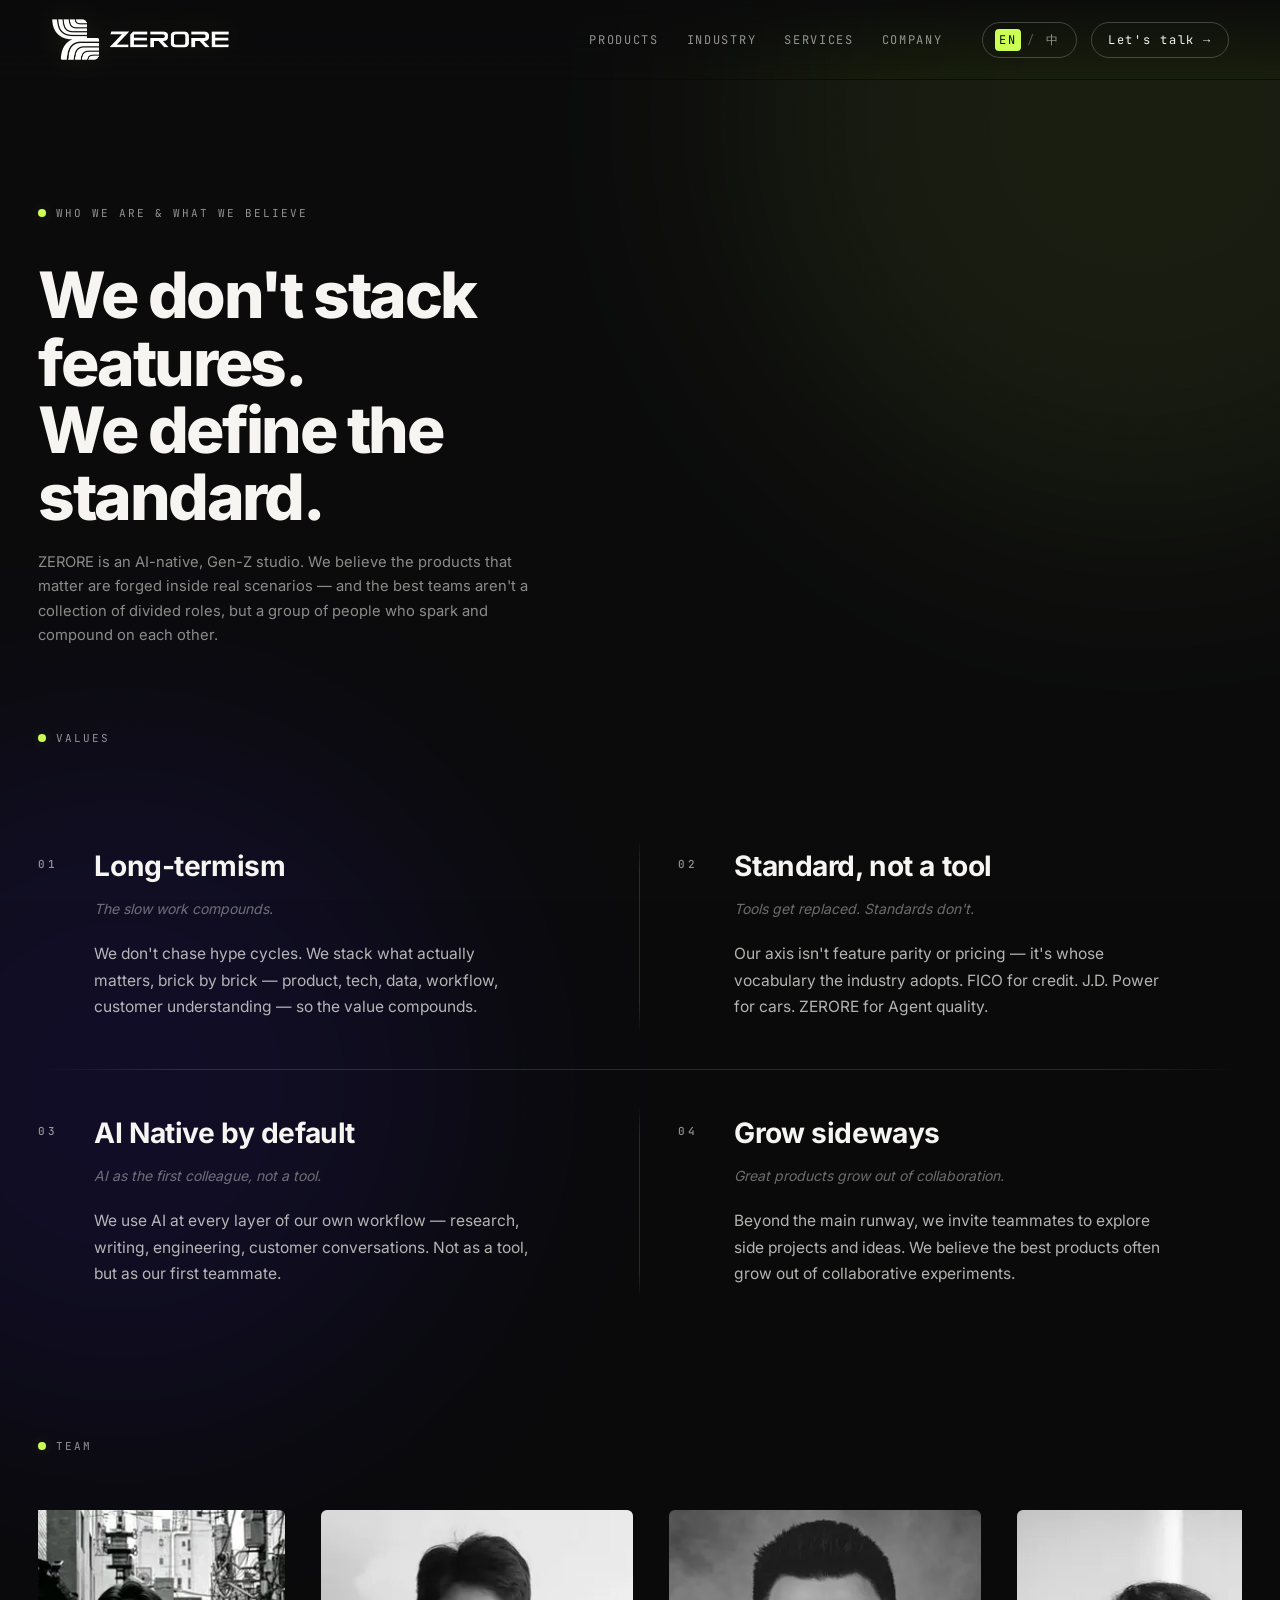
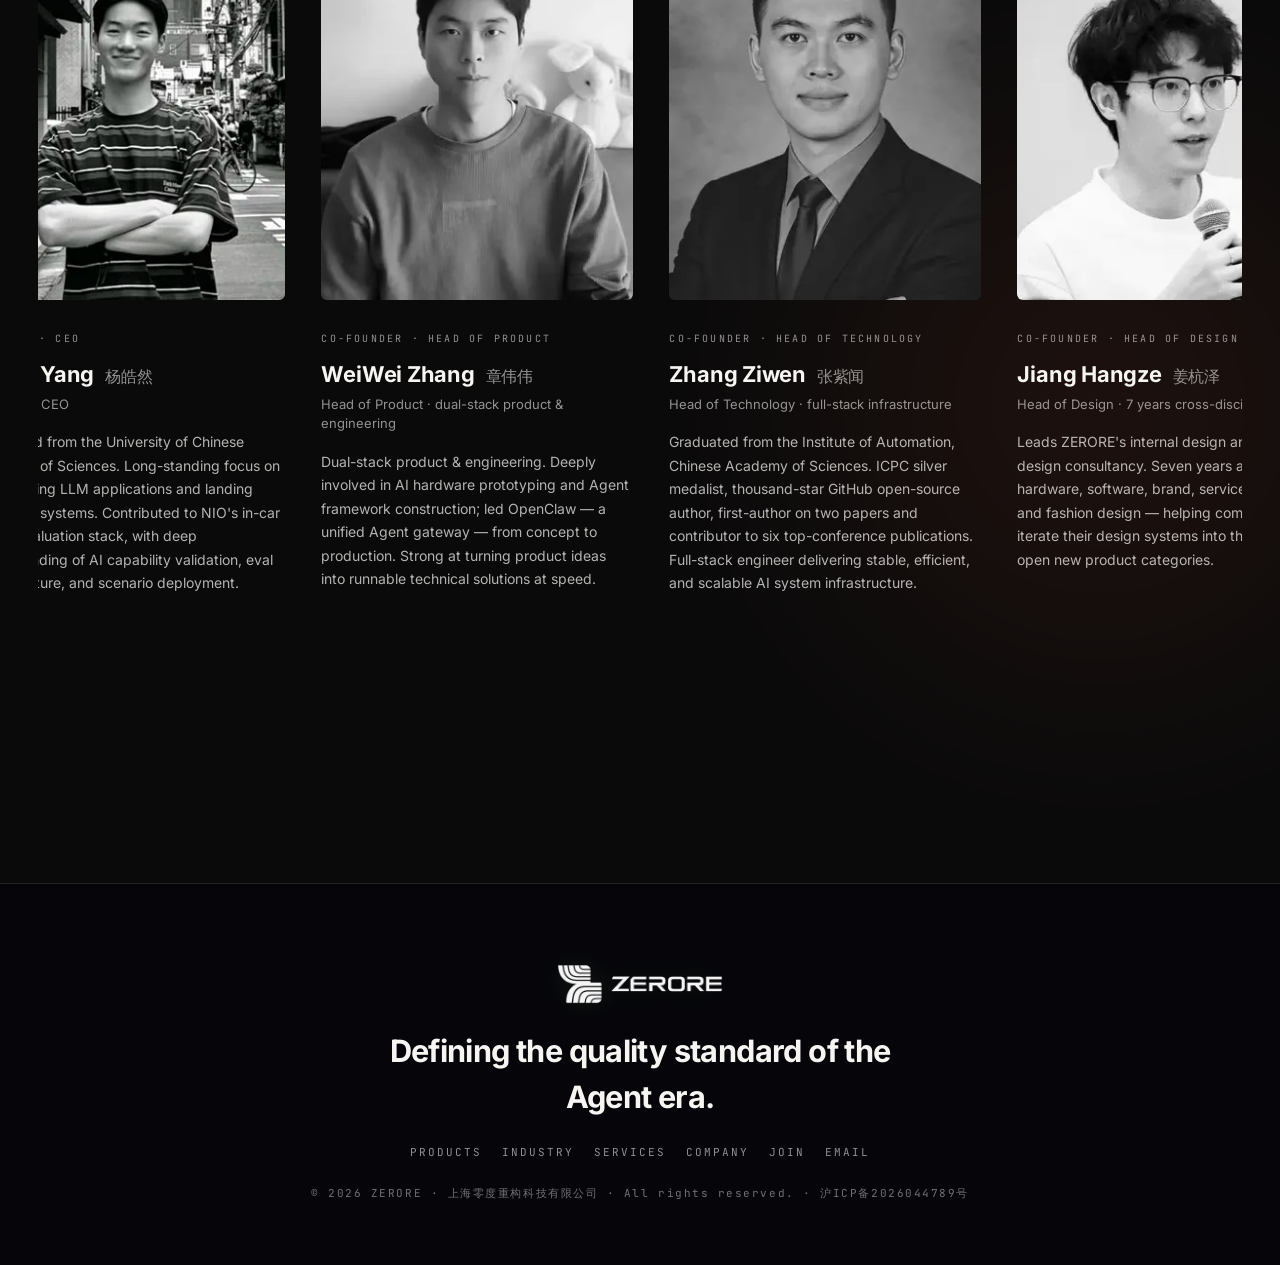
<file: company.html>
<!doctype html>
<html lang="en" data-lang="en">
  <head>
    <meta charset="utf-8">
    <meta name="viewport" content="width=device-width, initial-scale=1, viewport-fit=cover">
    <title>Company · ZERORE</title>
    <meta name="description" content="ZERORE is an AI-native Gen-Z studio. We don't stack features — we define the standard. Meet the team and learn what we believe.">
    <meta name="theme-color" content="#0a0a0b">
    <link rel="canonical" href="https://zerore.ai/company.html">
    <meta property="og:type" content="website">
    <meta property="og:site_name" content="ZERORE">
    <meta property="og:title" content="Company · ZERORE">
    <meta property="og:description" content="ZERORE is an AI-native Gen-Z studio. We don't stack features — we define the standard. Meet the team and learn what we believe.">
    <meta property="og:url" content="https://zerore.ai/company.html">
    <meta property="og:image" content="https://zerore.ai/assets/og-cover.png">
    <meta name="twitter:card" content="summary_large_image">
    <meta name="twitter:title" content="Company · ZERORE">
    <meta name="twitter:description" content="ZERORE is an AI-native Gen-Z studio. We don't stack features — we define the standard. Meet the team and learn what we believe.">
    <meta name="twitter:image" content="https://zerore.ai/assets/og-cover.png">
    <script type="application/ld+json">
      {
        "@context": "https://schema.org",
        "@type": "Organization",
        "@id": "https://zerore.ai/#organization",
        "name": "ZERORE",
        "legalName": "上海零度重构科技有限公司",
        "url": "https://zerore.ai/",
        "logo": "https://zerore.ai/assets/favicon-512.png",
        "email": "roger@zerore.ai"
      }
    </script>
    <link rel="preload" href="fonts.css" as="style">
    <link rel="preload" href="styles.css?v=20260513c" as="style">
    <link rel="preload" href="assets/fonts/inter-56724408.woff2" as="font" type="font/woff2" crossorigin>
    <link rel="preload" href="assets/fonts/jetbrainsmono-480c0625.woff2" as="font" type="font/woff2" crossorigin>
    <link rel="preload" href="assets/fonts/crimsonpro-56478c1d.woff2" as="font" type="font/woff2" crossorigin>
    <link rel="stylesheet" href="fonts.css">
    <link rel="icon" type="image/png" sizes="32x32" href="assets/favicon-32.png">
    <link rel="icon" type="image/png" sizes="16x16" href="assets/favicon-16.png">
    <link rel="apple-touch-icon" href="assets/apple-touch-icon.png">
    <link rel="manifest" href="site.webmanifest">
    <link rel="stylesheet" href="styles.css?v=20260513c">
    <script>
      (function(){try{var s=localStorage.getItem('zerore-lang');if(s==='zh'||s==='en'){document.documentElement.setAttribute('data-lang',s);document.documentElement.setAttribute('lang',s==='zh'?'zh-CN':'en');}}catch(e){}})();
    </script>
  </head>
  <body>
    <a class="skip-link" href="#main"><span lang="en">Skip to content</span><span lang="zh">跳到正文</span></a>
    <div class="grain" aria-hidden="true"></div>
    <div class="cursor" aria-hidden="true"><span></span></div>

    <header class="nav nav--scrolled nav--over-dark" id="nav">
      <a class="nav__brand" href="index.html" aria-label="ZERORE home">
        <img class="nav__logo" src="assets/logo-full-white.webp?v=20260421b" alt="ZERORE">
      </a>
      <nav class="nav__links" aria-label="Primary">
        <a href="products.html"><span lang="en">Products</span><span lang="zh">产品</span></a>
        <a href="industry.html"><span lang="en">Industry</span><span lang="zh">行业</span></a>
        <a href="services.html"><span lang="en">Services</span><span lang="zh">服务</span></a>
        <a href="company.html" aria-current="page"><span lang="en">Company</span><span lang="zh">公司</span></a>
      </nav>
      <div class="nav__right">
        <button type="button" class="lang" id="langToggle" aria-label="Toggle language / 切换语言" aria-live="polite">
          <span class="lang__slot" data-lang-label="en">EN</span>
          <span class="lang__sep">/</span>
          <span class="lang__slot" data-lang-label="zh">中</span>
        </button>
        <a class="nav__cta" href="mailto:roger@zerore.ai?subject=ZERORE%20%E2%80%94%20Let%27s%20talk">
          <span lang="en">Let's talk</span><span lang="zh">聊聊合作</span>
          <span aria-hidden="true">→</span>
        </a>
      </div>
    </header>

    <main id="main">
      <section class="section section--dark section--page-top" id="company">
        <div class="company__aurora" aria-hidden="true">
          <span class="aurora aurora--co1"></span>
          <span class="aurora aurora--co2"></span>
          <span class="aurora aurora--co3"></span>
        </div>
        <div class="shell">

          <header class="prod-header">
            <p class="eyebrow eyebrow--light reveal">
              <span class="dot"></span>
              <span lang="en">Who we are &amp; what we believe</span>
              <span lang="zh">我们是谁，以及我们相信什么</span>
            </p>
            <h1 class="prod-header__title reveal reveal--1">
              <span lang="en">We don't stack features.<br><em>We define the standard.</em></span>
              <span lang="zh">不做功能的堆积，<br><em>做定义标准的人。</em></span>
            </h1>
            <p class="prod-header__sub reveal reveal--2">
              <span lang="en">ZERORE is an AI-native, Gen-Z studio. We believe the products that matter are forged inside real scenarios — and the best teams aren't a collection of divided roles, but a group of people who spark and compound on each other.</span>
              <span lang="zh">ZERORE 是一支 AI Native 的 Z 世代团队。我们相信真正有价值的产品，必须在真实场景中被打磨出来；最好的团队，不是每个人只完成分工，而是一群人彼此激发、共同进化。</span>
            </p>
          </header>

          <!-- Values -->
          <div class="company__sub-label reveal">
            <p class="eyebrow eyebrow--light"><span class="dot"></span><span lang="en">Values</span><span lang="zh">价值观</span></p>
          </div>
          <div class="pillars" id="pillars">
            <article class="pillar reveal">
              <div class="pillar__head"><span class="pillar__num" aria-hidden="true">01</span><span class="pillar__dot" aria-hidden="true"></span></div>
              <div class="pillar__body">
                <h2 class="pillar__title"><span lang="en">Long-termism</span><span lang="zh">长期主义</span></h2>
                <p class="pillar__sub"><span lang="en">The slow work compounds.</span><span lang="zh">慢的东西才会复利。</span></p>
                <p class="pillar__text"><span lang="en">We don't chase hype cycles. We stack what actually matters, brick by brick — product, tech, data, workflow, customer understanding — so the value compounds.</span><span lang="zh">我们不追逐 hype 周期。把真正重要的东西，一砖一瓦搭起来——从基础做起，把产品、技术、数据、工作流和用户理解，层层做深、做稳、做成长期价值。</span></p>
              </div>
            </article>
            <article class="pillar reveal reveal--1">
              <div class="pillar__head"><span class="pillar__num" aria-hidden="true">02</span><span class="pillar__dot" aria-hidden="true"></span></div>
              <div class="pillar__body">
                <h2 class="pillar__title"><span lang="en">Standard, not a tool</span><span lang="zh">做标准，不做工具</span></h2>
                <p class="pillar__sub"><span lang="en">Tools get replaced. Standards don't.</span><span lang="zh">工具会被替换，标准不会。</span></p>
                <p class="pillar__text"><span lang="en">Our axis isn't feature parity or pricing — it's whose vocabulary the industry adopts. FICO for credit. J.D. Power for cars. ZERORE for Agent quality.</span><span lang="zh">我们的竞争维度不是功能和价格，而是——谁定义的语言被行业接受。FICO 之于信用、J.D. Power 之于汽车，ZERORE 之于 Agent 质量。</span></p>
              </div>
            </article>
            <article class="pillar reveal reveal--2">
              <div class="pillar__head"><span class="pillar__num" aria-hidden="true">03</span><span class="pillar__dot" aria-hidden="true"></span></div>
              <div class="pillar__body">
                <h2 class="pillar__title"><span lang="en">AI Native by default</span><span lang="zh">默认 AI 原生</span></h2>
                <p class="pillar__sub"><span lang="en">AI as the first colleague, not a tool.</span><span lang="zh">把 AI 当作第一个同事。</span></p>
                <p class="pillar__text"><span lang="en">We use AI at every layer of our own workflow — research, writing, engineering, customer conversations. Not as a tool, but as our first teammate.</span><span lang="zh">我们把 AI 用到自己工作流的每一层：从研究、写作、工程到客户对话。我们不是把 AI 当工具，而是把它当作团队里第一个同事。</span></p>
              </div>
            </article>
            <article class="pillar reveal reveal--3">
              <div class="pillar__head"><span class="pillar__num" aria-hidden="true">04</span><span class="pillar__dot" aria-hidden="true"></span></div>
              <div class="pillar__body">
                <h2 class="pillar__title"><span lang="en">Grow sideways</span><span lang="zh">允许横向生长</span></h2>
                <p class="pillar__sub"><span lang="en">Great products grow out of collaboration.</span><span lang="zh">新可能在协作里长出来。</span></p>
                <p class="pillar__text"><span lang="en">Beyond the main runway, we invite teammates to explore side projects and ideas. We believe the best products often grow out of collaborative experiments.</span><span lang="zh">我们鼓励团队在主航道之外探索自己的子项目与新想法，鼓励内部孵化。我们相信最好的产品，往往诞生在协作里长出来的新可能。</span></p>
              </div>
            </article>
          </div>

          <!-- Team -->
          <div class="company__sub-label reveal" style="margin-top:4rem;">
            <p class="eyebrow eyebrow--light"><span class="dot"></span><span lang="en">Team</span><span lang="zh">团队</span></p>
          </div>

          <div class="founders">
            <article class="founder reveal">
              <div class="founder__portrait"><img src="assets/team/roger-yang.webp" alt="Roger Yang portrait" loading="lazy" decoding="async"></div>
              <div class="founder__meta">
                <span class="founder__role">FOUNDER · CEO</span>
                <h2><span lang="en">Roger Yang <em>杨皓然</em></span><span lang="zh">杨皓然 <em>Roger Yang</em></span></h2>
                <p class="founder__sub"><span lang="en">Founder &amp; CEO</span><span lang="zh">创始人 · CEO</span></p>
              </div>
              <p class="founder__bio">
                <span lang="en">Graduated from the University of Chinese Academy of Sciences. Long-standing focus on productizing LLM applications and landing intelligent systems. Contributed to NIO's in-car Agent evaluation stack, with deep understanding of AI capability validation, eval infrastructure, and scenario deployment.</span>
                <span lang="zh">毕业于中国科学院大学，长期聚焦大模型应用产品化与智能系统落地。曾参与蔚来汽车 Agent 评估体系建设，对 AI 能力验证、评测基础设施与场景落地有深入理解。</span>
              </p>
            </article>

            <article class="founder reveal reveal--1">
              <div class="founder__portrait"><img src="assets/team/weiwei-zhang.webp" alt="WeiWei Zhang portrait" loading="lazy" decoding="async"></div>
              <div class="founder__meta">
                <span class="founder__role">CO-FOUNDER · HEAD OF PRODUCT</span>
                <h2><span lang="en">WeiWei Zhang <em>章伟伟</em></span><span lang="zh">章伟伟 <em>WeiWei Zhang</em></span></h2>
                <p class="founder__sub"><span lang="en">Head of Product · dual-stack product &amp; engineering</span><span lang="zh">产品负责人 · 产品 + 开发双栈</span></p>
              </div>
              <p class="founder__bio">
                <span lang="en">Dual-stack product &amp; engineering. Deeply involved in AI hardware prototyping and Agent framework construction; led OpenClaw — a unified Agent gateway — from concept to production. Strong at turning product ideas into runnable technical solutions at speed.</span>
                <span lang="zh">毕业于浙江工业大学，兼具产品与开发双重背景。曾参与灵宇宙下一代 AI 硬件产品的定义与原型开发，擅长将前沿产品构想快速转化为可验证、可运行的技术方案。</span>
              </p>
            </article>

            <article class="founder reveal reveal--2">
              <div class="founder__portrait"><img src="assets/team/zhang-ziwen.webp" alt="Zhang Ziwen portrait" loading="lazy" decoding="async"></div>
              <div class="founder__meta">
                <span class="founder__role">CO-FOUNDER · HEAD OF TECHNOLOGY</span>
                <h2><span lang="en">Zhang Ziwen <em>张紫闻</em></span><span lang="zh">张紫闻 <em>Zhang Ziwen</em></span></h2>
                <p class="founder__sub"><span lang="en">Head of Technology · full-stack infrastructure</span><span lang="zh">技术负责人 · 全栈基础设施</span></p>
              </div>
              <p class="founder__bio">
                <span lang="en">Graduated from the Institute of Automation, Chinese Academy of Sciences. ICPC silver medalist, thousand-star GitHub open-source author, first-author on two papers and contributor to six top-conference publications. Full-stack engineer delivering stable, efficient, and scalable AI system infrastructure.</span>
                <span lang="zh">毕业于中国科学院自动化研究所，ICPC 银奖，Github 千星开源作者，两篇一作/共一，参与 6 篇顶会论文研究，具备全栈开发能力，为复杂 AI 应用提供稳定、高效的技术支撑。</span>
              </p>
            </article>

            <article class="founder reveal reveal--3">
              <div class="founder__portrait"><img src="assets/team/jiang-hangze.webp" alt="Jiang Hangze portrait" loading="lazy" decoding="async"></div>
              <div class="founder__meta">
                <span class="founder__role">CO-FOUNDER · HEAD OF DESIGN</span>
                <h2><span lang="en">Jiang Hangze <em>姜杭泽</em></span><span lang="zh">姜杭泽 <em>Jiang Hangze</em></span></h2>
                <p class="founder__sub"><span lang="en">Head of Design · 7 years cross-disciplinary</span><span lang="zh">设计负责人 · 7 年跨领域</span></p>
              </div>
              <p class="founder__bio">
                <span lang="en">Leads ZERORE's internal design and external design consultancy. Seven years across hardware, software, brand, service, spatial, and fashion design — helping companies iterate their design systems into the AI era and open new product categories.</span>
                <span lang="zh">负责团队内部设计工作和对外设计咨询服务，从业 7 年，涉猎硬件、软件、视觉品牌、服务、空间及服装时尚设计等领域，致力于帮助企业完成 AI 时代的设计体系迭代。</span>
              </p>
            </article>

            <article class="founder reveal reveal--5">
              <div class="founder__portrait"><img src="assets/team/huang-mengyang.webp" alt="Huang Mengyang portrait" loading="lazy" decoding="async"></div>
              <div class="founder__meta">
                <span class="founder__role">CO-FOUNDER · HEAD OF GROWTH</span>
                <h2><span lang="en">Huang Mengyang <em>黄孟扬</em></span><span lang="zh">黄孟扬 <em>Huang Mengyang</em></span></h2>
                <p class="founder__sub"><span lang="en">Head of Growth · AI product operations</span><span lang="zh">增长负责人 · AI 产品运营增长</span></p>
              </div>
              <p class="founder__bio">
                <span lang="en">Master's in AI Marketing from Tianjin University. Serial entrepreneur with cumulative funding in the tens of millions RMB. Former commercial lead at multiple entrepreneur peer-advisory boards. Deep hands-on experience scaling both B2B and B2C AI products from zero to traction.</span>
                <span lang="zh">天津大学 AI 营销硕士。多次创业，累计获得千万级融资，曾任多家企业家私董会商业负责人。具备多款 AI B 端与 C 端产品的运营增长实战经验。</span>
              </p>
            </article>
          </div>

        </div>
      </section>

      <footer class="foot">
        <div class="shell foot__shell">
          <div class="foot__brand"><img class="foot__logo" src="assets/logo-full-white.webp?v=20260421b" alt="ZERORE"></div>
          <p class="foot__tag"><span lang="en">Defining the quality standard of the Agent era.</span><span lang="zh">定义 Agent 时代的质量标准。</span></p>
          <ul class="foot__links">
            <li><a href="products.html"><span lang="en">Products</span><span lang="zh">产品</span></a></li>
            <li><a href="industry.html"><span lang="en">Industry</span><span lang="zh">行业</span></a></li>
            <li><a href="services.html"><span lang="en">Services</span><span lang="zh">服务</span></a></li>
            <li><a href="company.html"><span lang="en">Company</span><span lang="zh">公司</span></a></li>
            <li><a href="index.html#join"><span lang="en">Join</span><span lang="zh">加入</span></a></li>
            <li><a href="mailto:roger@zerore.ai">Email</a></li>
          </ul>
          <p class="foot__copy">© 2026 ZERORE · 上海零度重构科技有限公司 · All rights reserved. · <a class="foot__icp" href="https://beian.miit.gov.cn/" target="_blank" rel="noopener noreferrer">沪ICP备2026044789号</a></p>
        </div>
      </footer>
    </main>

    <script>
      (function(){var html=document.documentElement;var toggle=document.getElementById('langToggle');function applyLang(lang){html.setAttribute('data-lang',lang);html.setAttribute('lang',lang==='zh'?'zh-CN':'en');if(toggle){toggle.querySelectorAll('[data-lang-label]').forEach(function(el){el.classList.toggle('is-active',el.dataset.langLabel===lang);});}try{localStorage.setItem('zerore-lang',lang);}catch(e){}}applyLang(html.getAttribute('data-lang')||'en');if(toggle){toggle.addEventListener('click',function(){applyLang(html.getAttribute('data-lang')==='zh'?'en':'zh');});}window.addEventListener('load',function(){document.body.classList.add('is-loaded');setTimeout(function(){document.body.classList.add('is-settled');},900);});var nav=document.getElementById('nav');window.addEventListener('scroll',function(){nav.classList.toggle('nav--scrolled',window.scrollY>24);},{passive:true});var io=new IntersectionObserver(function(entries){entries.forEach(function(e){if(e.isIntersecting){e.target.classList.add('is-visible');io.unobserve(e.target);}});},{threshold:0.14,rootMargin:'0px 0px -40px 0px'});document.querySelectorAll('.reveal').forEach(function(el){io.observe(el);});
      var warpTargets=document.querySelectorAll('[data-warp]');if(!window.matchMedia('(prefers-reduced-motion: reduce)').matches&&warpTargets.length){var vh=window.innerHeight;function onWarp(){warpTargets.forEach(function(el){var rect=el.getBoundingClientRect();var d=(rect.top+rect.height/2-vh/2)/vh;el.style.transform='translate3d(0,'+(-d*40*0.2)+'px,0) skewY('+(d*6*-0.6)+'deg)';});}window.addEventListener('scroll',onWarp,{passive:true});window.addEventListener('resize',function(){vh=window.innerHeight;onWarp();});onWarp();}
      var foundersRail=document.querySelector('.founders');if(foundersRail){var founderCards=Array.from(foundersRail.querySelectorAll('.founder'));var rmf=window.matchMedia('(prefers-reduced-motion: reduce)').matches;var fpsd=false,fdr=false,flw=0,flts=0,fsp=0.05;if(founderCards.length>1&&!rmf){founderCards.forEach(function(card){var clone=card.cloneNode(true);clone.classList.remove('reveal','reveal--1','reveal--2','reveal--3','reveal--4');clone.classList.add('is-visible');clone.setAttribute('aria-hidden','true');foundersRail.appendChild(clone);});function mfl(){var cards=foundersRail.querySelectorAll('.founder');var f=cards[0],c=cards[founderCards.length];if(f&&c)flw=c.offsetLeft-f.offsetLeft;}function afl(ts){if(!flts)flts=ts;var d=ts-flts;flts=ts;if(!fpsd&&!fdr&&!document.hidden&&flw>0){foundersRail.scrollLeft+=d*fsp;if(foundersRail.scrollLeft>=flw)foundersRail.scrollLeft-=flw;}requestAnimationFrame(afl);}mfl();requestAnimationFrame(afl);window.addEventListener('resize',function(){mfl();flts=0;});foundersRail.addEventListener('pointerenter',function(){fpsd=true;});foundersRail.addEventListener('pointerleave',function(){fpsd=false;flts=0;});}foundersRail.addEventListener('wheel',function(e){if(Math.abs(e.deltaY)<=Math.abs(e.deltaX))return;foundersRail.scrollLeft+=e.deltaY;e.preventDefault();},{passive:false});}
      var cursor=document.querySelector('.cursor');if(cursor&&matchMedia('(pointer: fine)').matches){var cx=0,cy=0,tx=0,ty=0,raf;function loop(){cx+=(tx-cx)*0.18;cy+=(ty-cy)*0.18;cursor.style.transform='translate3d('+cx+'px,'+cy+'px,0)';raf=requestAnimationFrame(loop);}window.addEventListener('pointermove',function(e){tx=e.clientX;ty=e.clientY;if(!raf)loop();cursor.classList.add('is-active');});window.addEventListener('pointerleave',function(){cursor.classList.remove('is-active');});}})();
    </script>
  </body>
</html>
</file>
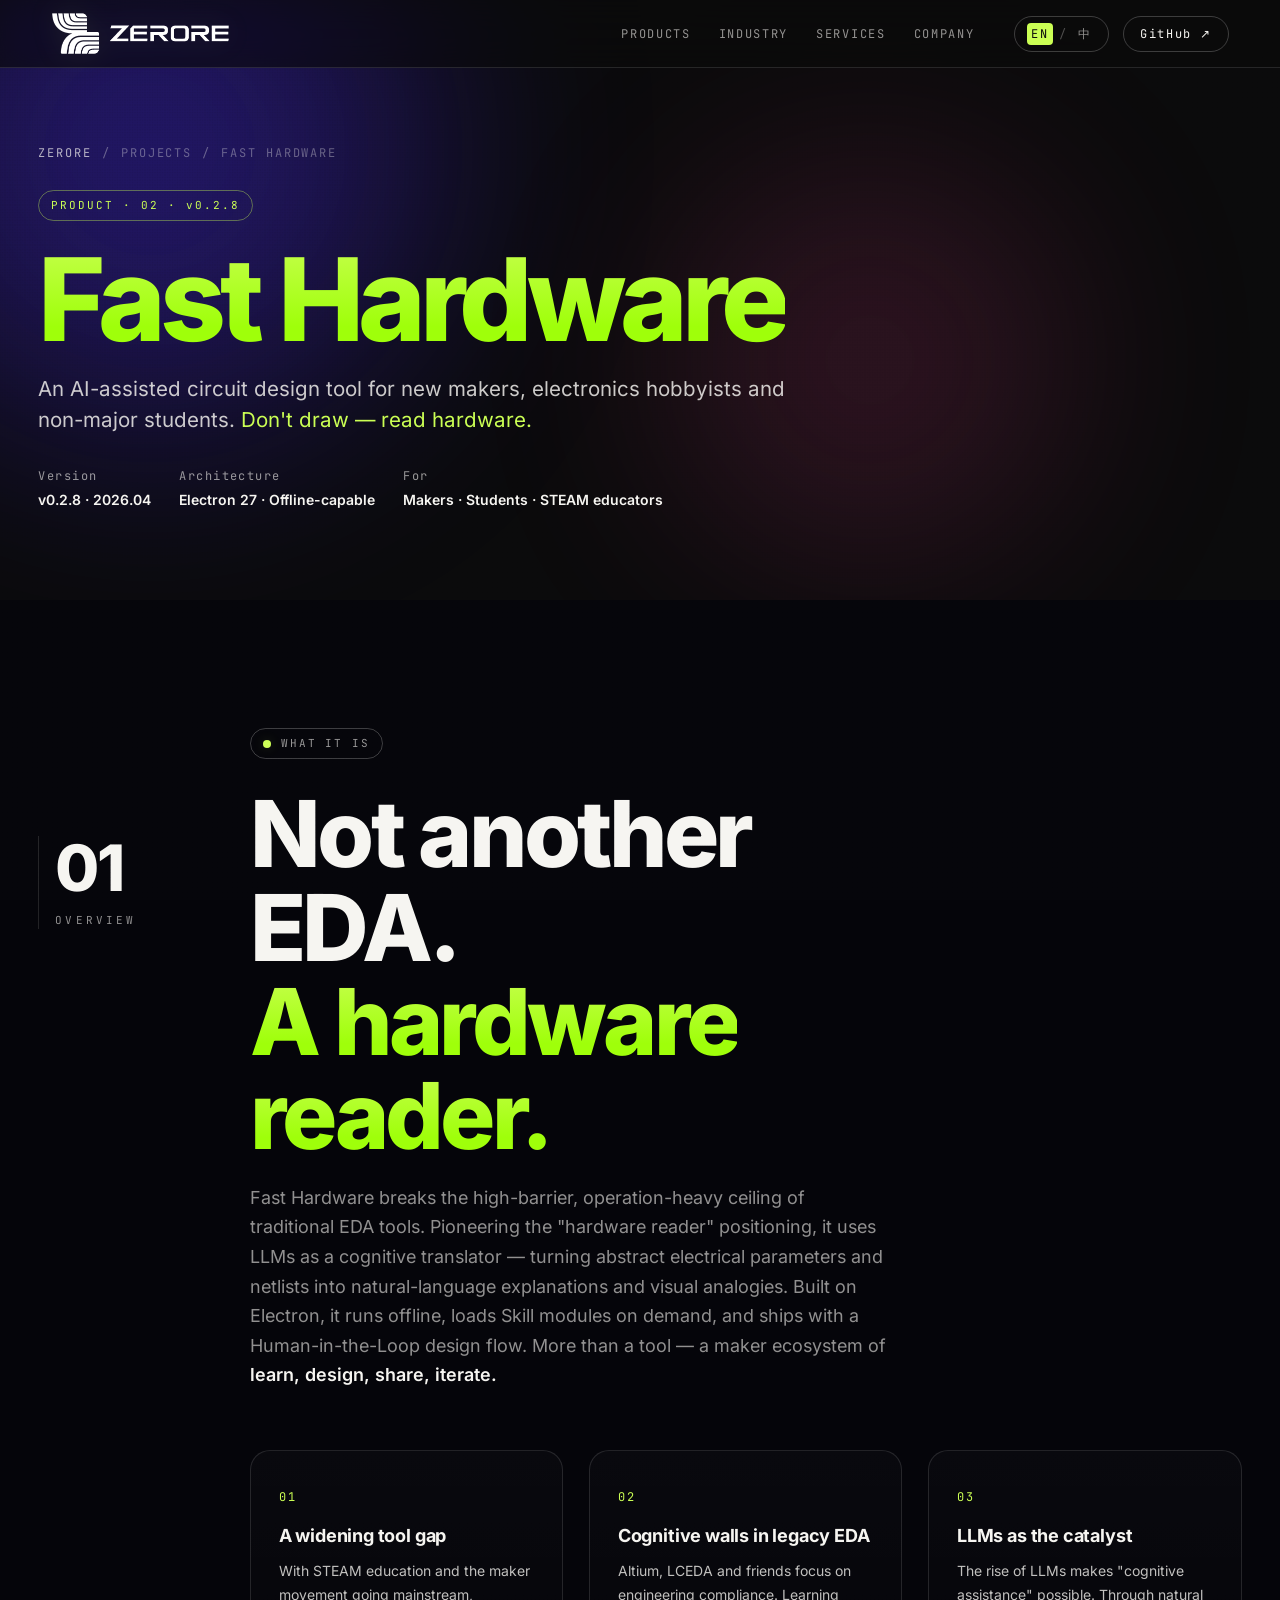
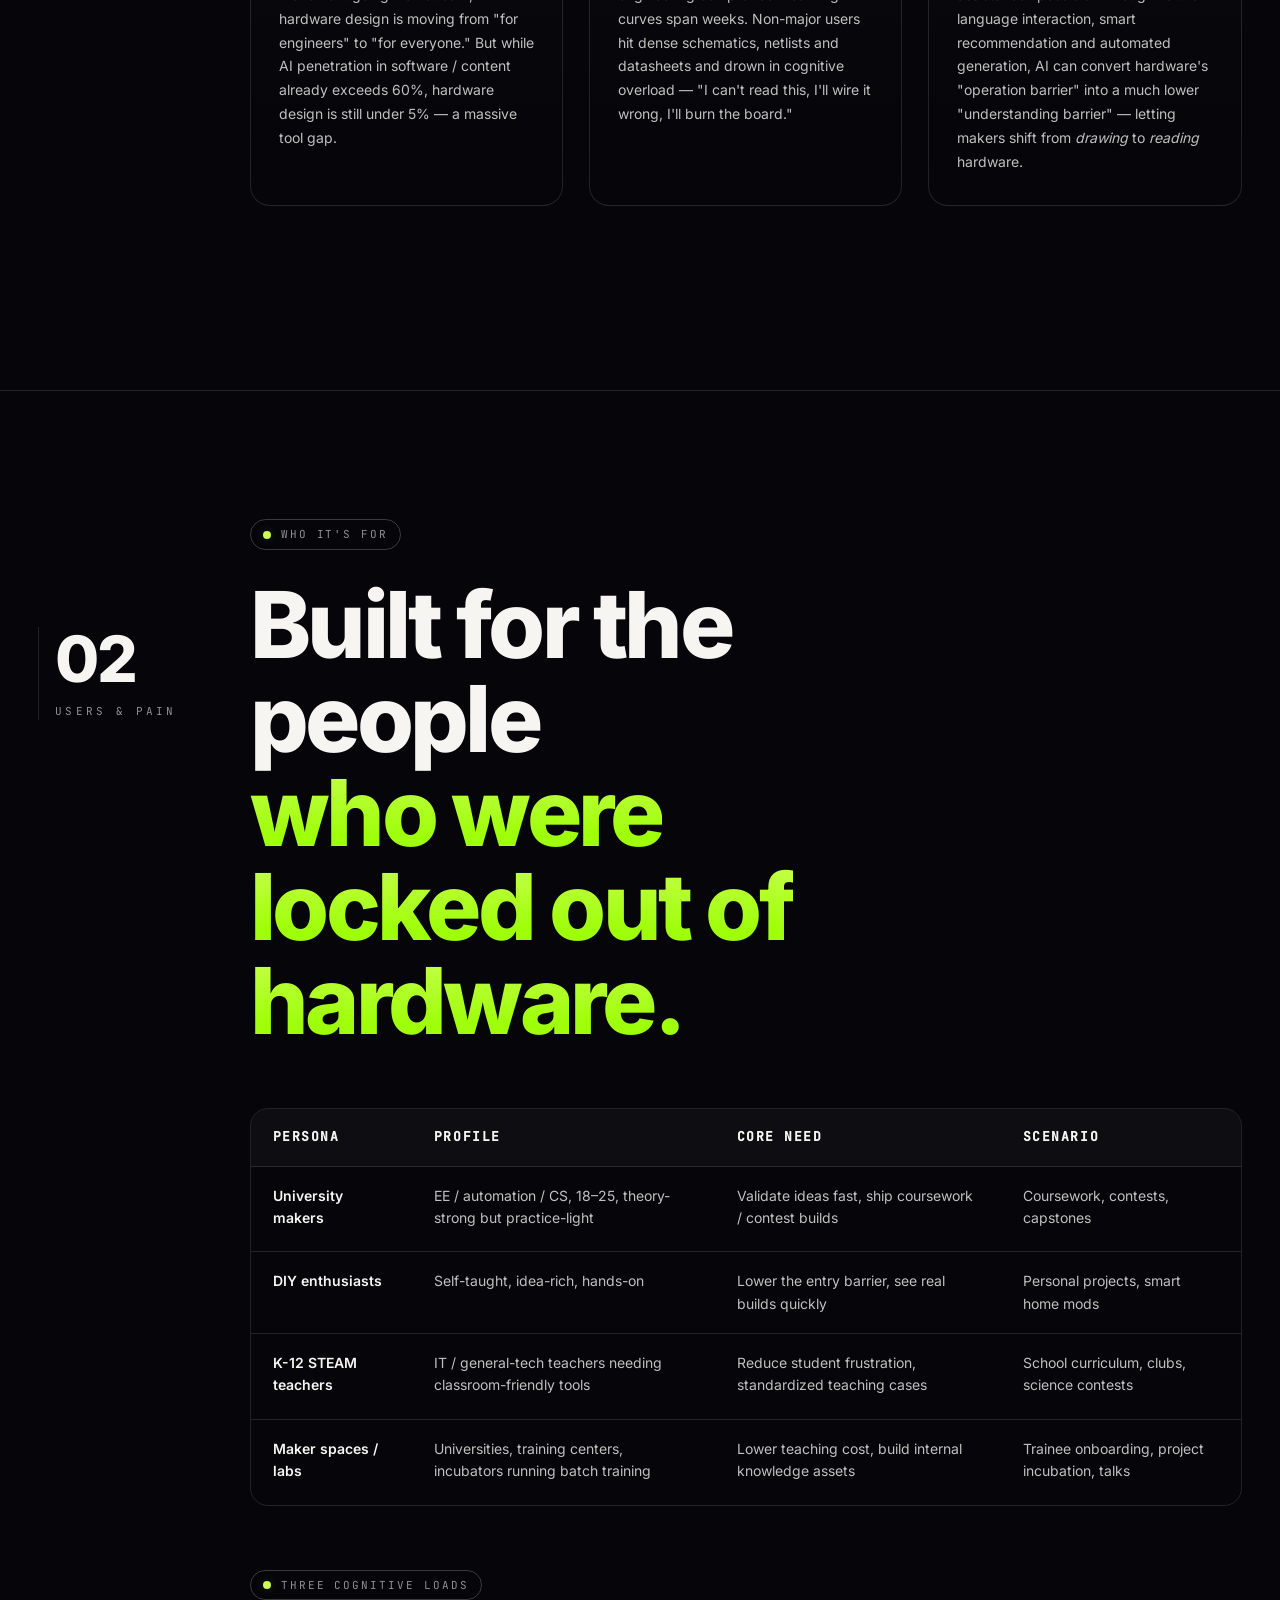
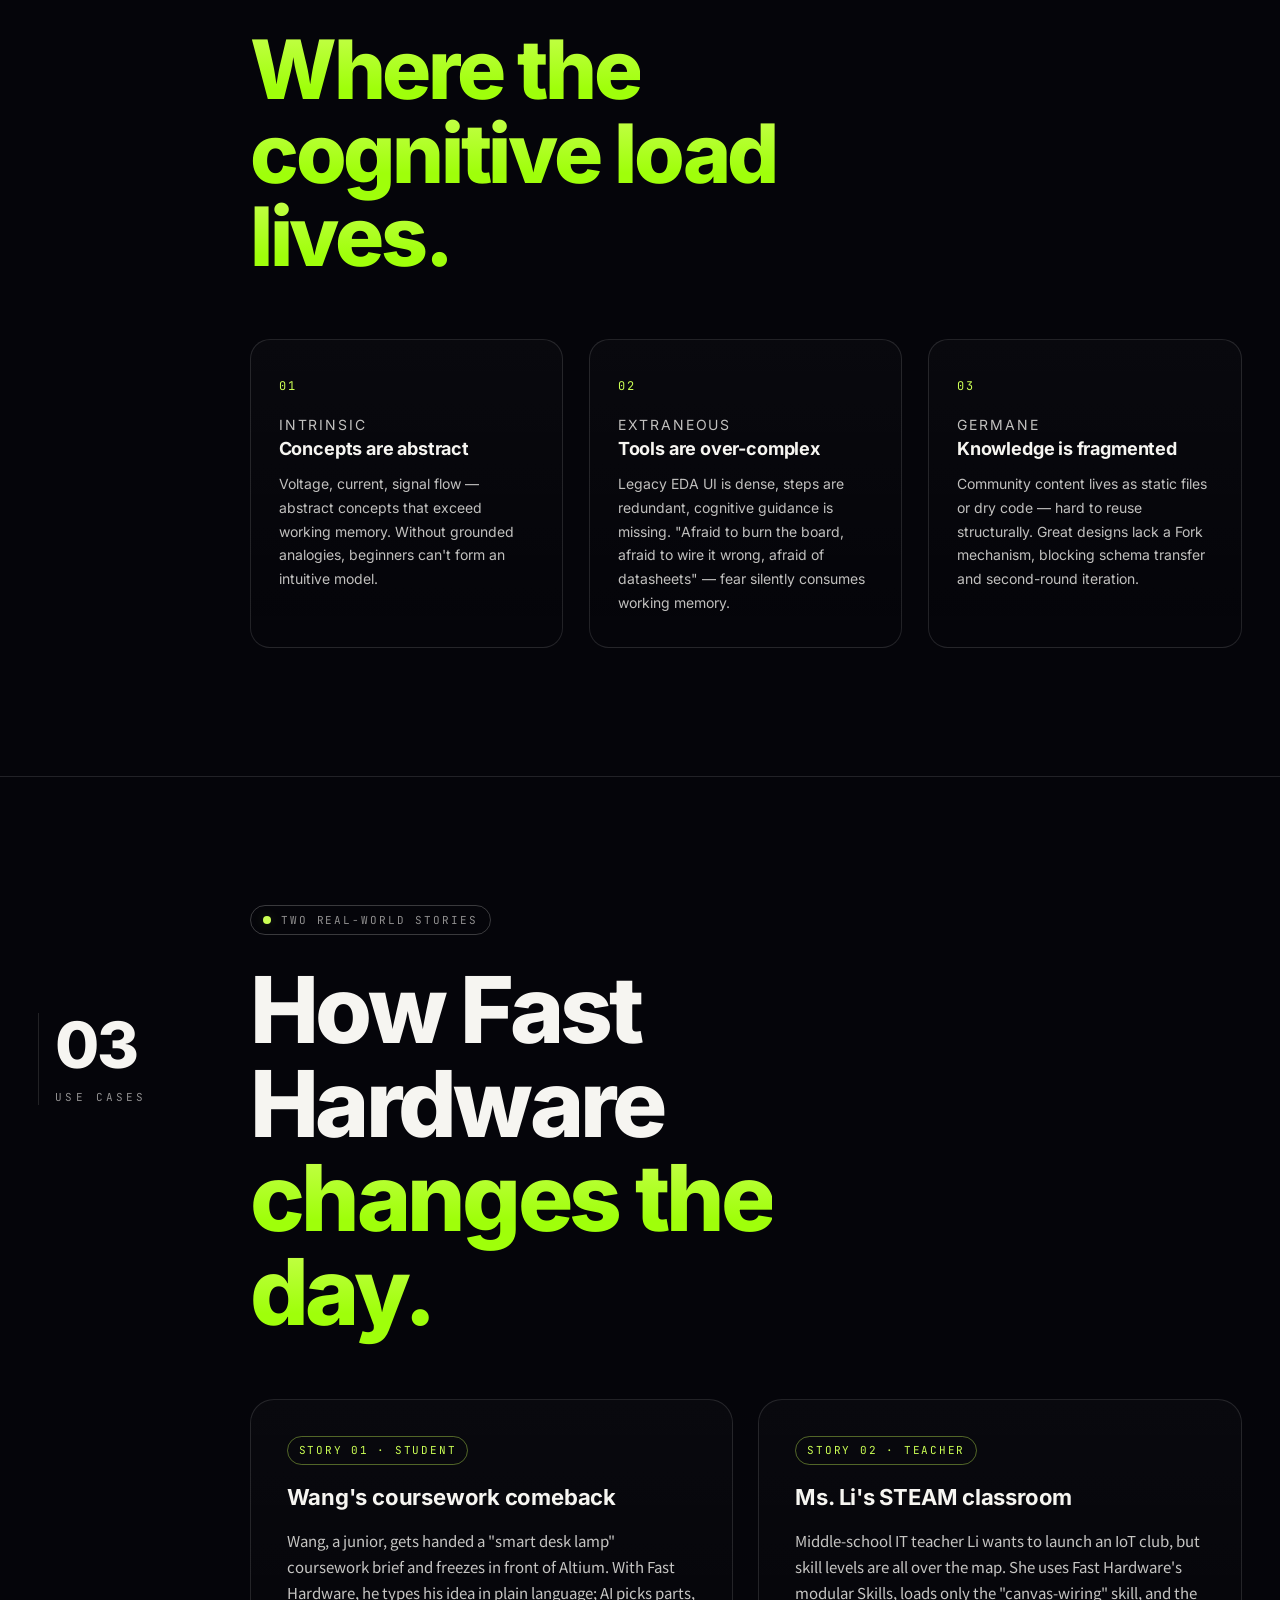
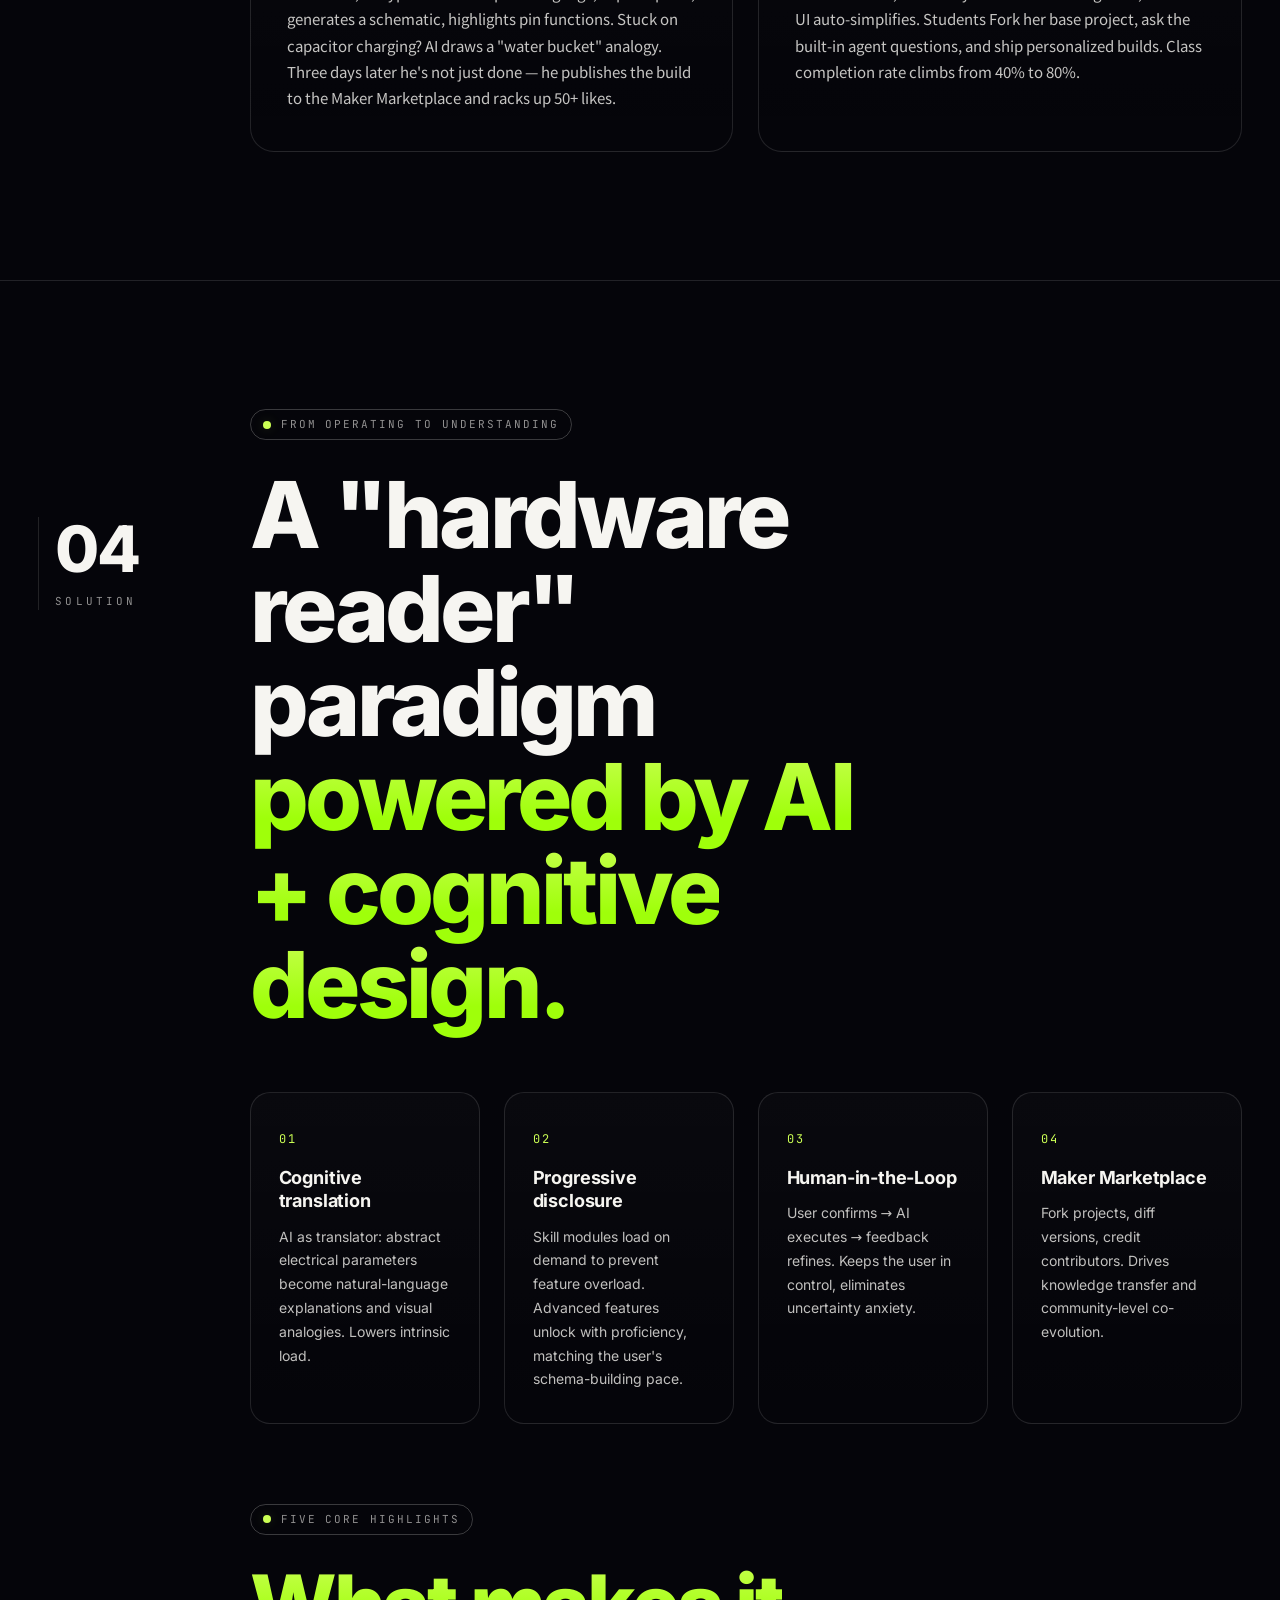
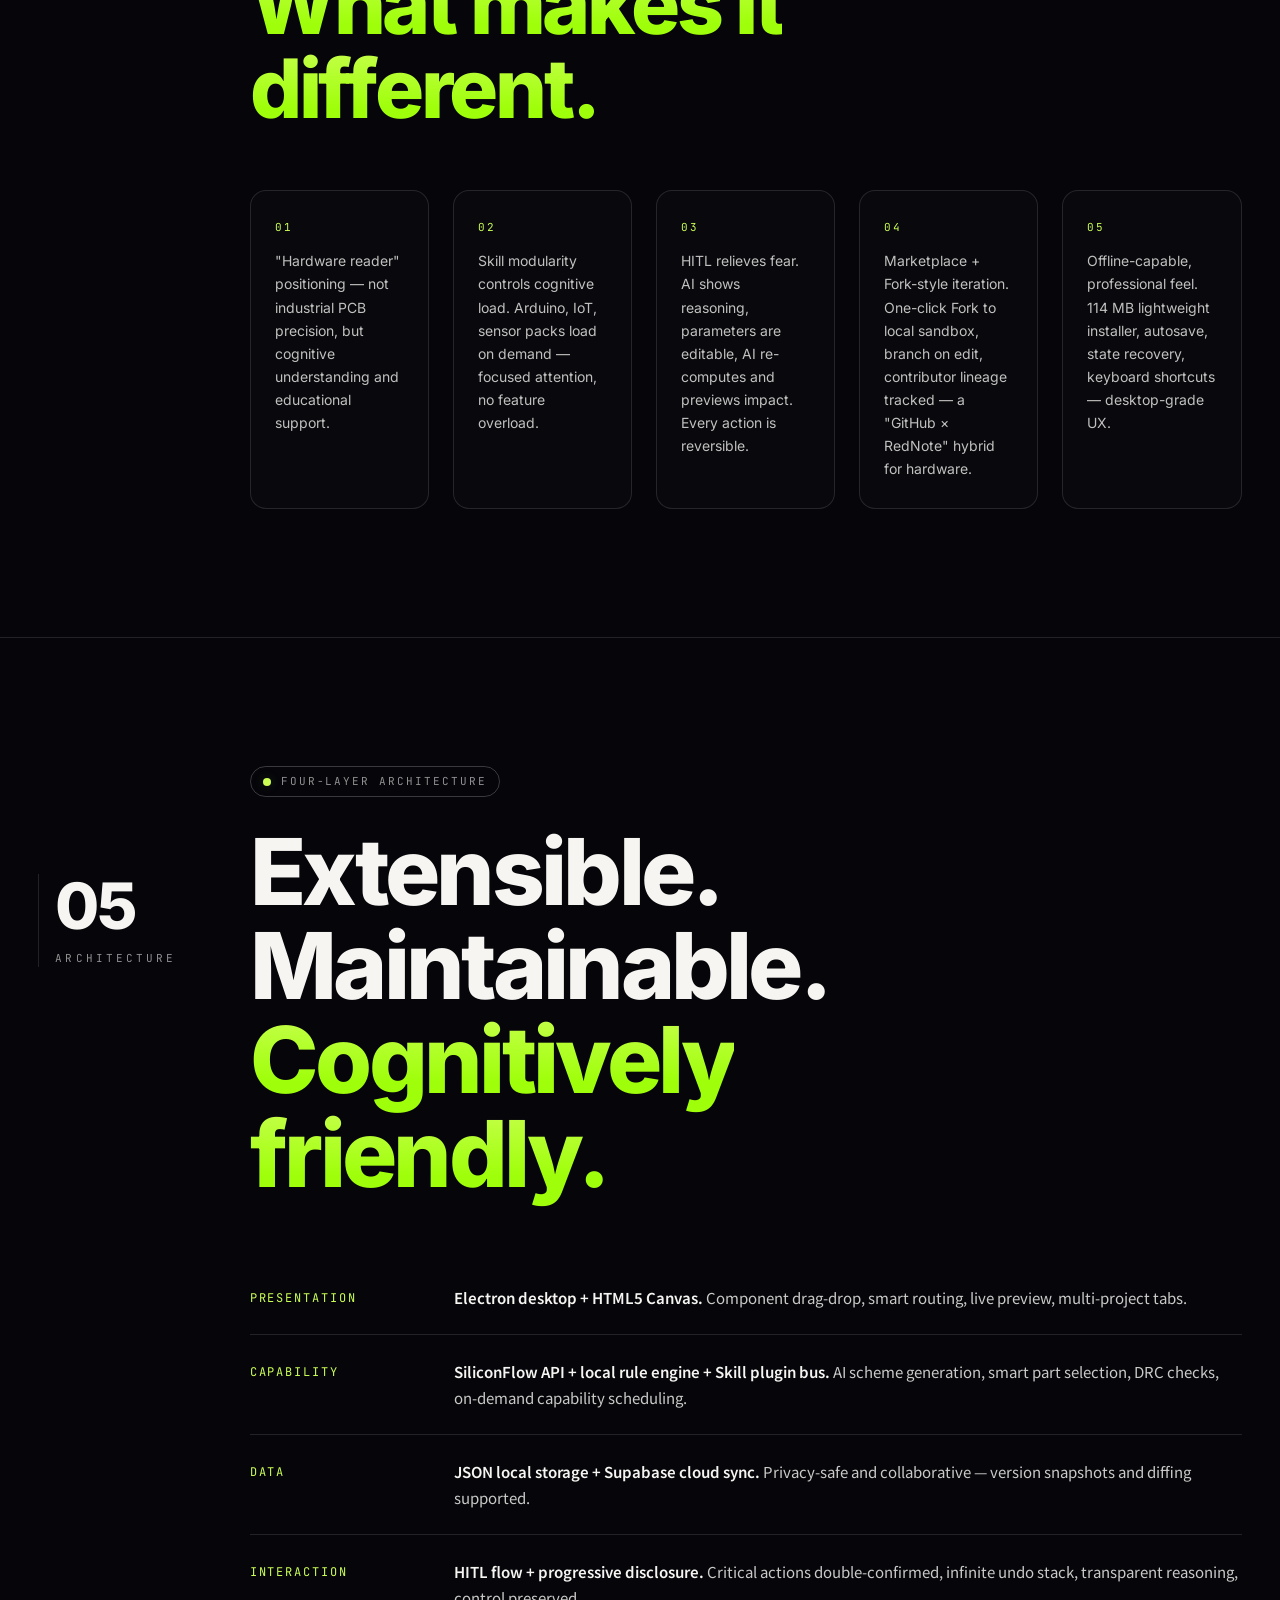
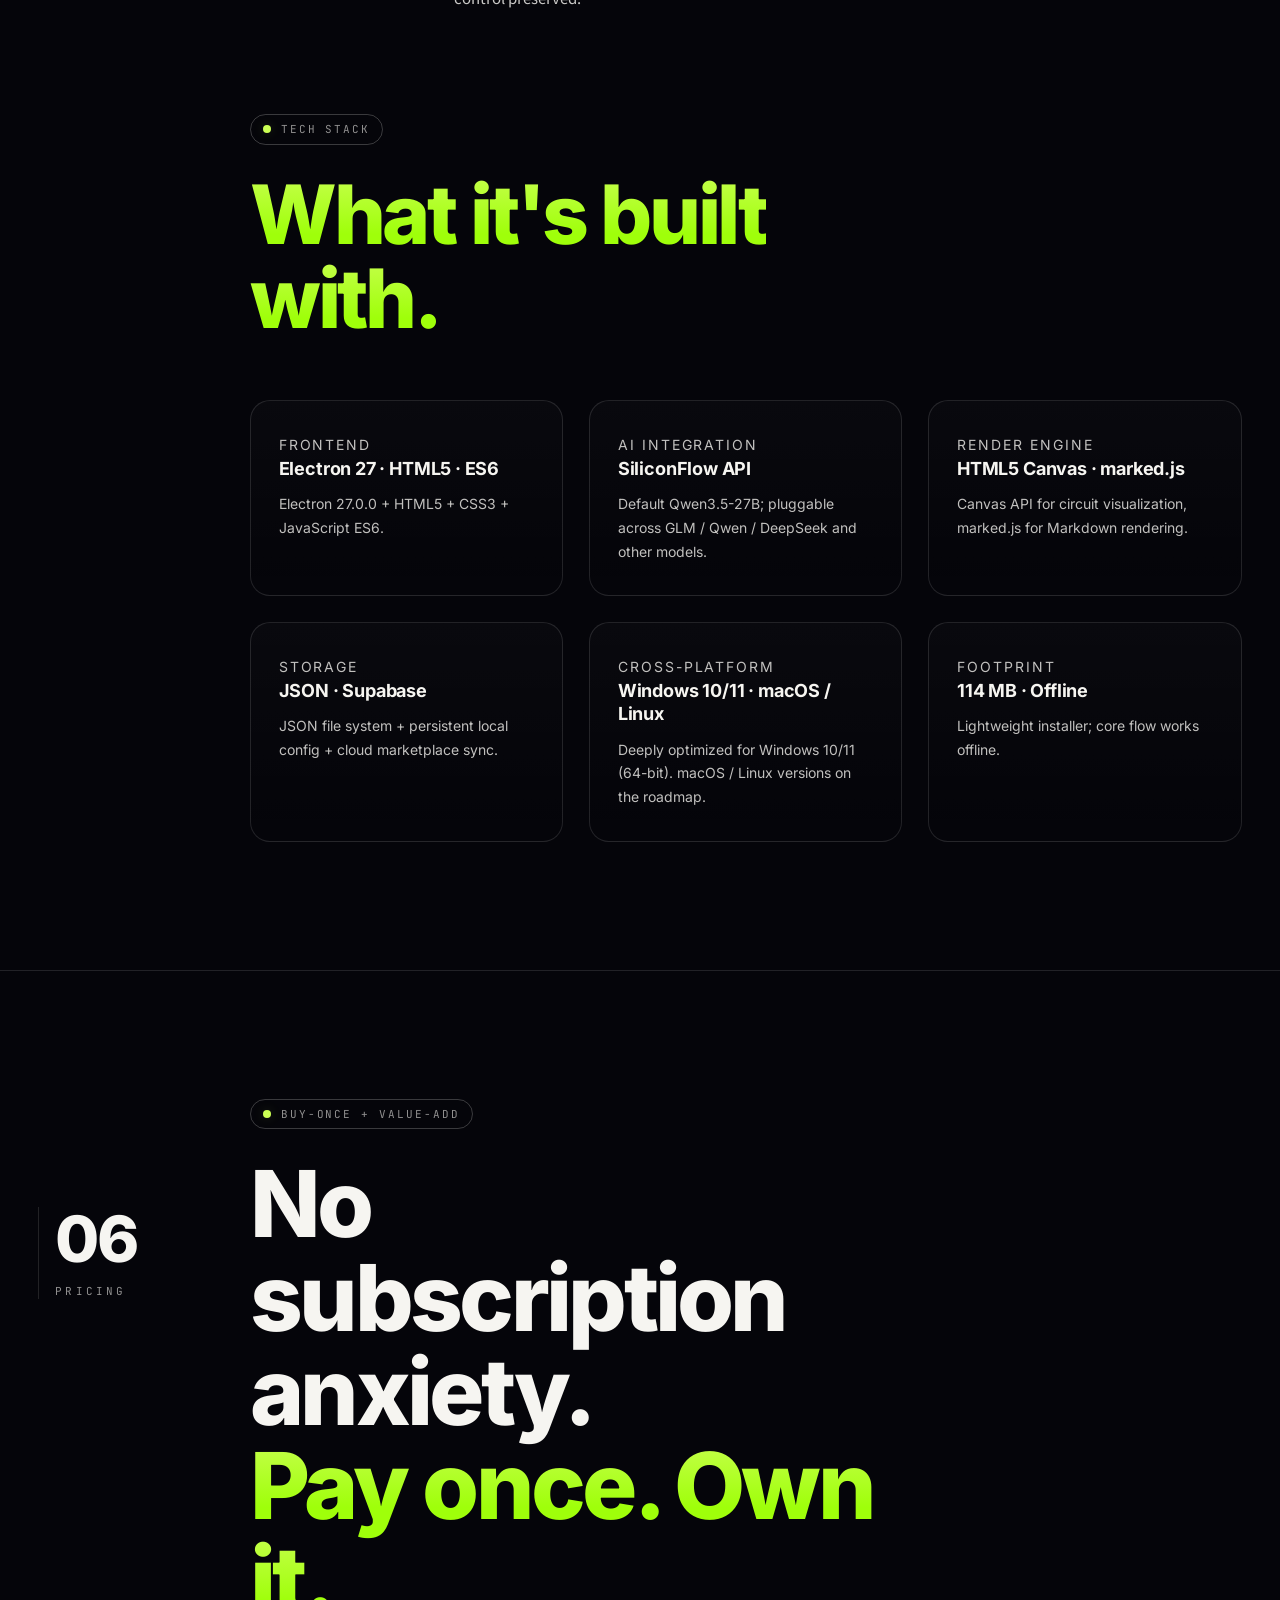
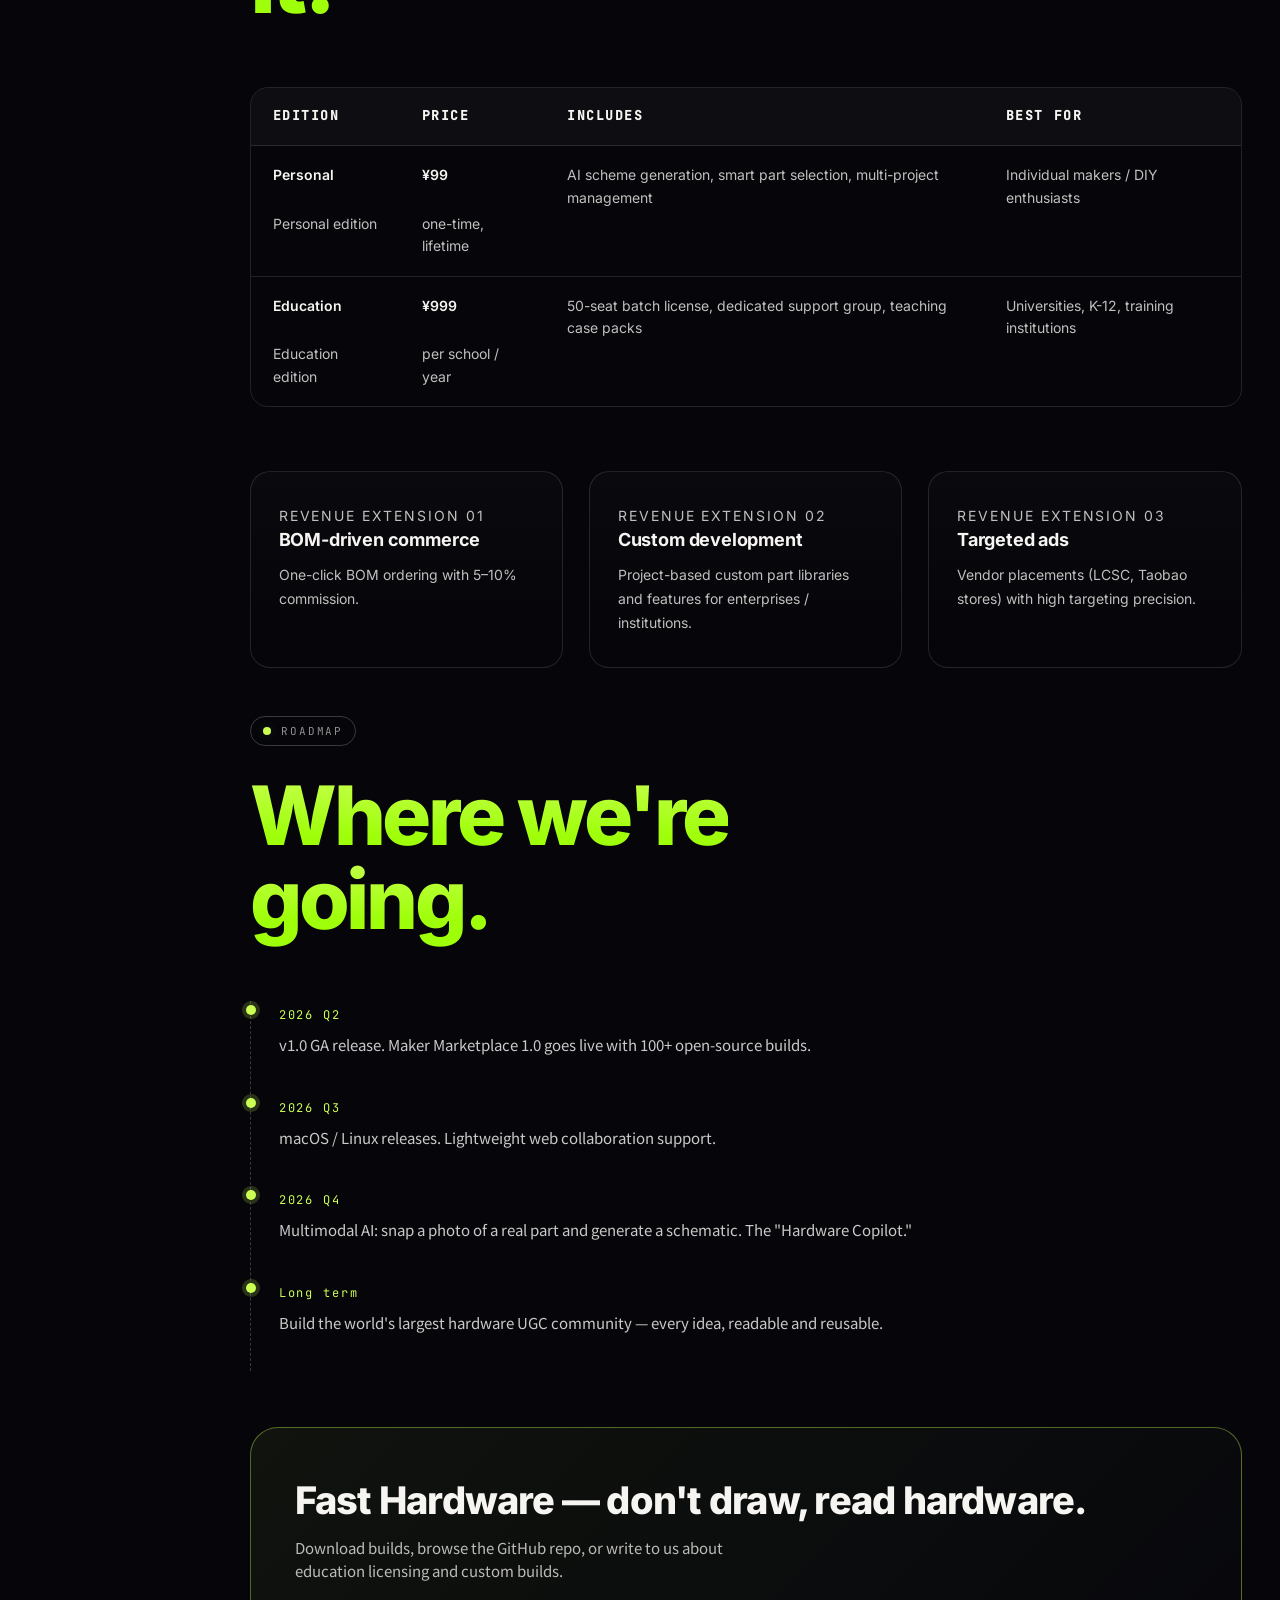
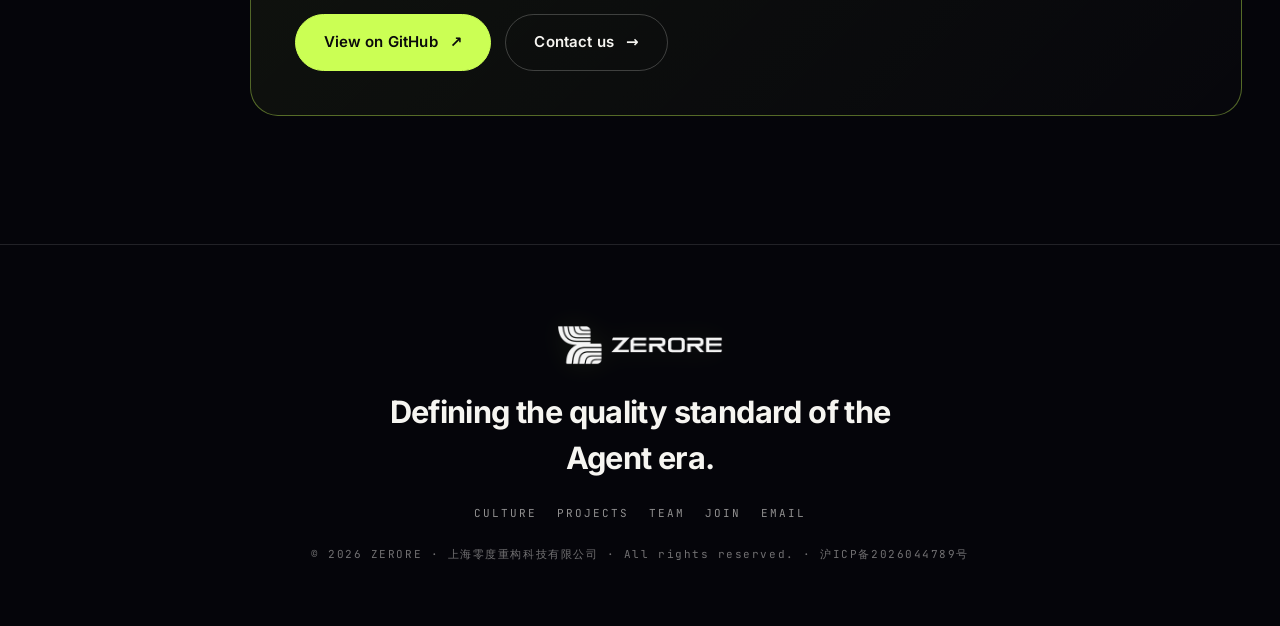
<file: fast-hardware.html>
<!doctype html>
<html lang="en" data-lang="en">
  <head>
    <meta charset="utf-8">
    <meta name="viewport" content="width=device-width, initial-scale=1, viewport-fit=cover">
    <title>Fast Hardware — AI-assisted Circuit Design Tool · ZERORE</title>
    <meta
      name="description"
      content="Fast Hardware is an AI-assisted circuit design tool — a hardware reader for makers, students and DIY enthusiasts. Electron desktop app, offline-capable, with Skill modules and Human-in-the-Loop design flow."
    >
    <meta name="theme-color" content="#0a0a0b">
    <meta name="format-detection" content="telephone=no, email=no, address=no">
    <meta property="og:type" content="website">
    <meta property="og:site_name" content="ZERORE">
    <meta property="og:title" content="Fast Hardware — AI-assisted Circuit Design Tool">
    <meta property="og:description" content="The hardware reader for makers. Don't draw — read hardware.">
    <meta property="og:url" content="https://zerore.ai/fast-hardware.html">
    <meta property="og:image" content="https://zerore.ai/assets/og-cover.png">
    <meta name="twitter:card" content="summary_large_image">
    <meta name="twitter:title" content="Fast Hardware — AI-assisted Circuit Design Tool">
    <meta name="twitter:description" content="The hardware reader for makers. Don't draw — read hardware.">
    <meta name="twitter:image" content="https://zerore.ai/assets/og-cover.png">
    <link rel="canonical" href="https://zerore.ai/fast-hardware.html">
    <link rel="preload" href="fonts.css" as="style">
    <link rel="preload" href="styles.css?v=20260513c" as="style">
    <link rel="preload" href="assets/fonts/inter-56724408.woff2" as="font" type="font/woff2" crossorigin>
    <link rel="preload" href="assets/fonts/jetbrainsmono-480c0625.woff2" as="font" type="font/woff2" crossorigin>
    <link rel="preload" href="assets/fonts/crimsonpro-56478c1d.woff2" as="font" type="font/woff2" crossorigin>
    <link rel="stylesheet" href="fonts.css">
    <link rel="icon" type="image/png" sizes="32x32" href="assets/favicon-32.png">
    <link rel="icon" type="image/png" sizes="16x16" href="assets/favicon-16.png">
    <link rel="apple-touch-icon" href="assets/apple-touch-icon.png">
    <link rel="manifest" href="site.webmanifest">
    <link rel="stylesheet" href="styles.css?v=20260513c">
    <script>
      (function () {
        try {
          var stored = localStorage.getItem('zerore-lang');
          if (stored === 'zh' || stored === 'en') {
            document.documentElement.setAttribute('data-lang', stored);
            document.documentElement.setAttribute('lang', stored === 'zh' ? 'zh-CN' : 'en');
          }
        } catch (e) {}
      })();
    </script>
  </head>
  <body>
    <a class="skip-link" href="#main">
      <span lang="en">Skip to content</span><span lang="zh">跳到正文</span>
    </a>

    <div class="grain" aria-hidden="true"></div>
    <div class="cursor" aria-hidden="true"><span></span></div>

    <!-- NAV -->
    <header class="nav nav--scrolled nav--over-dark" id="nav">
      <a class="nav__brand" href="index.html" aria-label="ZERORE home">
        <img class="nav__logo" src="assets/logo-full-white.webp?v=20260421b" alt="ZERORE">
      </a>
      <nav class="nav__links" aria-label="Primary">
        <a href="products.html"><span lang="en">Products</span><span lang="zh">产品</span></a>
        <a href="industry.html"><span lang="en">Industry</span><span lang="zh">行业</span></a>
        <a href="services.html"><span lang="en">Services</span><span lang="zh">服务</span></a>
        <a href="company.html"><span lang="en">Company</span><span lang="zh">公司</span></a>
      </nav>
      <div class="nav__right">
        <button
          type="button"
          class="lang"
          id="langToggle"
          aria-label="Toggle language / 切换语言"
          aria-live="polite"
        >
          <span class="lang__slot" data-lang-label="en">EN</span>
          <span class="lang__sep">/</span>
          <span class="lang__slot" data-lang-label="zh">中</span>
        </button>
        <a class="nav__cta" href="https://github.com/Designer-Awei/fast-hardware" target="_blank" rel="noopener">
          <span lang="en">GitHub</span><span lang="zh">GitHub</span>
          <span aria-hidden="true">↗</span>
        </a>
      </div>
    </header>

    <main id="main">

      <!-- ════════════  HERO  ════════════ -->
      <section class="product-hero">
        <div class="product-hero__bg" aria-hidden="true">
          <span class="aurora aurora--a"></span>
          <span class="aurora aurora--c"></span>
        </div>

        <div class="shell product-hero__inner">
          <div class="product-hero__crumbs">
            <a href="index.html">ZERORE</a><span>/</span>
            <a href="products.html"><span lang="en">Projects</span><span lang="zh">项目</span></a><span>/</span>
            <span>Fast Hardware</span>
          </div>
          <span class="product-hero__tag">PRODUCT · 02 · v0.2.8</span>
          <h1 class="product-hero__title">
            <span class="accent">Fast&nbsp;Hardware</span>
          </h1>
          <p class="product-hero__sub">
            <span lang="en">
              An AI-assisted circuit design tool for new makers, electronics hobbyists and
              non-major students. <em>Don't draw — read hardware.</em>
            </span>
            <span lang="zh">
              面向新手创客、电子爱好者与非科班学生的 AI 辅助电路设计工具。
              <em>别画了，来读读硬件。</em>
            </span>
          </p>
          <div class="product-hero__meta">
            <div>
              <span lang="en">Version</span><span lang="zh">版本</span>
              <strong>v0.2.8 · 2026.04</strong>
            </div>
            <div>
              <span lang="en">Architecture</span><span lang="zh">架构</span>
              <strong>Electron 27 · Offline-capable</strong>
            </div>
            <div>
              <span lang="en">For</span><span lang="zh">面向</span>
              <strong><span lang="en">Makers · Students · STEAM educators</span><span lang="zh">创客 · 学生 · 科创教师</span></strong>
            </div>
          </div>
        </div>
      </section>

      <!-- ════════════  OVERVIEW + BACKGROUND  ════════════ -->
      <section class="section section--ink">
        <div class="shell section--split">
          <aside class="section__rail">
            <span class="rail__i">01</span>
            <span class="rail__k">
              <span lang="en">OVERVIEW</span><span lang="zh">产品概述</span>
            </span>
          </aside>

          <div class="section__body">
            <header class="section__head section__head--dark">
              <p class="eyebrow eyebrow--light reveal">
                <span class="dot"></span>
                <span lang="en">What it is</span>
                <span lang="zh">是什么</span>
              </p>
              <h2 class="section__title section__title--dark section__title--xl reveal reveal--1">
                <span lang="en">
                  Not another EDA.<br>
                  <em>A hardware reader.</em>
                </span>
                <span lang="zh">
                  不是又一个 EDA，<br>
                  <em>是一台硬件阅读器。</em>
                </span>
              </h2>
              <p class="section__lede section__lede--dark reveal reveal--2">
                <span lang="en">
                  Fast Hardware breaks the high-barrier, operation-heavy ceiling of traditional EDA
                  tools. Pioneering the "hardware reader" positioning, it uses LLMs as a
                  cognitive translator — turning abstract electrical parameters and netlists
                  into natural-language explanations and visual analogies. Built on Electron, it
                  runs offline, loads Skill modules on demand, and ships with a Human-in-the-Loop
                  design flow. More than a tool — a maker ecosystem of <strong>learn, design,
                  share, iterate.</strong>
                </span>
                <span lang="zh">
                  Fast Hardware 打破了传统 EDA 软件「高门槛、重操作」的局限，首创「硬件阅读器」定位，
                  利用 AI 大模型充当认知翻译官，将抽象的电气参数、网表逻辑转化为自然语言解释与可视化类比。
                  Electron 桌面架构，支持离线可用、按需加载 Skill 模块与 Human-in-the-Loop 协同设计流。
                  不仅是设计工具，更是一个集「学习、设计、分享、迭代」于一体的硬件创客生态平台。
                </span>
              </p>
            </header>

            <!-- Background -->
            <div class="fh-grid-3" style="margin-bottom: 56px;">
              <article class="fh-card reveal">
                <span class="fh-card__num">01</span>
                <h3 class="fh-card__title">
                  <span lang="en">A widening tool gap</span>
                  <span lang="zh">创客教育爆发与工具代差</span>
                </h3>
                <p>
                  <span lang="en">
                    With STEAM education and the maker movement going mainstream, hardware design
                    is moving from "for engineers" to "for everyone." But while AI penetration in
                    software / content already exceeds 60%, hardware design is still under 5% —
                    a massive tool gap.
                  </span>
                  <span lang="zh">
                    随着 STEAM 教育与创客运动普及，硬件设计从「工程师专属」走向「大众创作」。
                    但 AI 在软件/内容领域的渗透率已超 60%，硬件设计领域仍不足 5%，存在巨大的「工具代差」。
                  </span>
                </p>
              </article>

              <article class="fh-card reveal reveal--1">
                <span class="fh-card__num">02</span>
                <h3 class="fh-card__title">
                  <span lang="en">Cognitive walls in legacy EDA</span>
                  <span lang="zh">传统 EDA 的认知壁垒</span>
                </h3>
                <p>
                  <span lang="en">
                    Altium, LCEDA and friends focus on engineering compliance. Learning curves
                    span weeks. Non-major users hit dense schematics, netlists and datasheets and
                    drown in cognitive overload — "I can't read this, I'll wire it wrong, I'll
                    burn the board."
                  </span>
                  <span lang="zh">
                    Altium、立创 EDA 等专业工具聚焦工程合规性，学习周期长达数周。
                    非科班用户面对密密麻麻的原理图、网表和 Datasheet 时，往往产生
                    「看不懂、怕接错、怕烧板」的认知超载与恐惧感。
                  </span>
                </p>
              </article>

              <article class="fh-card reveal reveal--2">
                <span class="fh-card__num">03</span>
                <h3 class="fh-card__title">
                  <span lang="en">LLMs as the catalyst</span>
                  <span lang="zh">AI 大模型的催化</span>
                </h3>
                <p>
                  <span lang="en">
                    The rise of LLMs makes "cognitive assistance" possible. Through natural
                    language interaction, smart recommendation and automated generation, AI can
                    convert hardware's "operation barrier" into a much lower "understanding
                    barrier" — letting makers shift from <em>drawing</em> to <em>reading</em>
                    hardware.
                  </span>
                  <span lang="zh">
                    LLM 的爆发为「认知辅助」提供了可能。通过自然语言交互、智能推荐与自动化生成，
                    AI 有能力将硬件设计的「操作门槛」转化为「理解门槛」，
                    让创客从「画图」转向「读懂硬件」。
                  </span>
                </p>
              </article>
            </div>
          </div>
        </div>
      </section>

      <!-- ════════════  USERS + PAIN  ════════════ -->
      <section class="section section--ink" style="border-top: 1px solid var(--line-on-dark);">
        <div class="shell section--split">
          <aside class="section__rail">
            <span class="rail__i">02</span>
            <span class="rail__k">
              <span lang="en">USERS &amp; PAIN</span><span lang="zh">用户与痛点</span>
            </span>
          </aside>

          <div class="section__body">
            <header class="section__head section__head--dark">
              <p class="eyebrow eyebrow--light reveal">
                <span class="dot"></span>
                <span lang="en">Who it's for</span>
                <span lang="zh">为谁而做</span>
              </p>
              <h2 class="section__title section__title--dark section__title--xl reveal reveal--1">
                <span lang="en">
                  Built for the people<br>
                  <em>who were locked out of hardware.</em>
                </span>
                <span lang="zh">
                  做给那些<br>
                  <em>被硬件挡在门外的人。</em>
                </span>
              </h2>
            </header>

            <!-- Persona table -->
            <table class="fh-table reveal" style="margin-bottom: 64px;">
              <thead>
                <tr>
                  <th><span lang="en">Persona</span><span lang="zh">用户类型</span></th>
                  <th><span lang="en">Profile</span><span lang="zh">特征</span></th>
                  <th><span lang="en">Core need</span><span lang="zh">核心诉求</span></th>
                  <th><span lang="en">Scenario</span><span lang="zh">场景</span></th>
                </tr>
              </thead>
              <tbody>
                <tr>
                  <td data-label="Persona"><strong><span lang="en">University makers</span><span lang="zh">大学生创客</span></strong></td>
                  <td data-label="Profile">
                    <span lang="en">EE / automation / CS, 18–25, theory-strong but practice-light</span>
                    <span lang="zh">电子 / 自动化 / 计算机专业，18–25 岁，有基础理论但缺乏实战经验</span>
                  </td>
                  <td data-label="Core need">
                    <span lang="en">Validate ideas fast, ship coursework / contest builds</span>
                    <span lang="zh">快速验证方案、完成课程设计 / 电赛</span>
                  </td>
                  <td data-label="Scenario">
                    <span lang="en">Coursework, contests, capstones</span>
                    <span lang="zh">课程设计、电子竞赛、毕业设计</span>
                  </td>
                </tr>
                <tr>
                  <td data-label="Persona"><strong><span lang="en">DIY enthusiasts</span><span lang="zh">DIY 爱好者</span></strong></td>
                  <td data-label="Profile">
                    <span lang="en">Self-taught, idea-rich, hands-on</span>
                    <span lang="zh">非科班但有硬件创意，自学能力强，喜欢动手</span>
                  </td>
                  <td data-label="Core need">
                    <span lang="en">Lower the entry barrier, see real builds quickly</span>
                    <span lang="zh">降低入门门槛、快速看到实物效果</span>
                  </td>
                  <td data-label="Scenario">
                    <span lang="en">Personal projects, smart home mods</span>
                    <span lang="zh">个人项目、兴趣制作、智能家居改造</span>
                  </td>
                </tr>
                <tr>
                  <td data-label="Persona"><strong><span lang="en">K-12 STEAM teachers</span><span lang="zh">中小学科创教师</span></strong></td>
                  <td data-label="Profile">
                    <span lang="en">IT / general-tech teachers needing classroom-friendly tools</span>
                    <span lang="zh">信息科技 / 通用技术老师，需要适合教学的简易工具</span>
                  </td>
                  <td data-label="Core need">
                    <span lang="en">Reduce student frustration, standardized teaching cases</span>
                    <span lang="zh">降低学生挫败感、提供标准化教学案例</span>
                  </td>
                  <td data-label="Scenario">
                    <span lang="en">School curriculum, clubs, science contests</span>
                    <span lang="zh">校本课程、社团活动、科创比赛辅导</span>
                  </td>
                </tr>
                <tr>
                  <td data-label="Persona"><strong><span lang="en">Maker spaces / labs</span><span lang="zh">创客空间 / 实验室</span></strong></td>
                  <td data-label="Profile">
                    <span lang="en">Universities, training centers, incubators running batch training</span>
                    <span lang="zh">高校 / 培训机构 / 众创空间，需要批量培训与方案复用</span>
                  </td>
                  <td data-label="Core need">
                    <span lang="en">Lower teaching cost, build internal knowledge assets</span>
                    <span lang="zh">降低教学成本、建立内部知识资产库</span>
                  </td>
                  <td data-label="Scenario">
                    <span lang="en">Trainee onboarding, project incubation, talks</span>
                    <span lang="zh">学员培训、项目孵化、技术分享</span>
                  </td>
                </tr>
              </tbody>
            </table>

            <header class="section__head section__head--dark">
              <p class="eyebrow eyebrow--light reveal">
                <span class="dot"></span>
                <span lang="en">Three cognitive loads</span>
                <span lang="zh">三大认知负荷痛点</span>
              </p>
              <h2 class="section__title section__title--dark reveal reveal--1">
                <span lang="en">
                  <em>Where the cognitive load lives.</em>
                </span>
                <span lang="zh">
                  <em>认知负荷藏在哪里。</em>
                </span>
              </h2>
            </header>

            <div class="fh-grid-3">
              <article class="fh-card reveal">
                <span class="fh-card__num">01</span>
                <p class="fh-card__sub">Intrinsic</p>
                <h3 class="fh-card__title">
                  <span lang="en">Concepts are abstract</span>
                  <span lang="zh">内在负荷超载（概念抽象）</span>
                </h3>
                <p>
                  <span lang="en">
                    Voltage, current, signal flow — abstract concepts that exceed working
                    memory. Without grounded analogies, beginners can't form an intuitive model.
                  </span>
                  <span lang="zh">
                    电压 / 电流 / 信号流向等概念抽象，工作记忆容量有限。
                    缺乏生活化类比，新手难以建立直观认知。
                  </span>
                </p>
              </article>
              <article class="fh-card reveal reveal--1">
                <span class="fh-card__num">02</span>
                <p class="fh-card__sub">Extraneous</p>
                <h3 class="fh-card__title">
                  <span lang="en">Tools are over-complex</span>
                  <span lang="zh">外在负荷激增（工具复杂）</span>
                </h3>
                <p>
                  <span lang="en">
                    Legacy EDA UI is dense, steps are redundant, cognitive guidance is missing.
                    "Afraid to burn the board, afraid to wire it wrong, afraid of datasheets" —
                    fear silently consumes working memory.
                  </span>
                  <span lang="zh">
                    传统 EDA 界面复杂、步骤冗余、缺乏认知引导。
                    「怕烧板子、怕接错线、怕看不懂 Datasheet」的恐惧感占用大量工作记忆。
                  </span>
                </p>
              </article>
              <article class="fh-card reveal reveal--2">
                <span class="fh-card__num">03</span>
                <p class="fh-card__sub">Germane</p>
                <h3 class="fh-card__title">
                  <span lang="en">Knowledge is fragmented</span>
                  <span lang="zh">关联负荷缺失（知识碎片化）</span>
                </h3>
                <p>
                  <span lang="en">
                    Community content lives as static files or dry code — hard to reuse
                    structurally. Great designs lack a Fork mechanism, blocking schema transfer
                    and second-round iteration.
                  </span>
                  <span lang="zh">
                    社区内容多为静态文件或枯燥代码，难以结构化复用。
                    优秀方案缺乏 Fork 机制，无法促进知识图式迁移与二次迭代。
                  </span>
                </p>
              </article>
            </div>
          </div>
        </div>
      </section>

      <!-- ════════════  USE CASES (USER STORIES) ════════════ -->
      <section class="section section--ink" style="border-top: 1px solid var(--line-on-dark);">
        <div class="shell section--split">
          <aside class="section__rail">
            <span class="rail__i">03</span>
            <span class="rail__k">
              <span lang="en">USE CASES</span><span lang="zh">用户故事</span>
            </span>
          </aside>

          <div class="section__body">
            <header class="section__head section__head--dark">
              <p class="eyebrow eyebrow--light reveal">
                <span class="dot"></span>
                <span lang="en">Two real-world stories</span>
                <span lang="zh">两个真实场景</span>
              </p>
              <h2 class="section__title section__title--dark section__title--xl reveal reveal--1">
                <span lang="en">
                  How Fast Hardware<br>
                  <em>changes the day.</em>
                </span>
                <span lang="zh">
                  Fast Hardware<br>
                  <em>怎样改变一天。</em>
                </span>
              </h2>
            </header>

            <div class="fh-grid-2">
              <article class="fh-story reveal">
                <span class="fh-story__role">
                  <span lang="en">STORY 01 · STUDENT</span>
                  <span lang="zh">故事 01 · 学生</span>
                </span>
                <h4>
                  <span lang="en">Wang's coursework comeback</span>
                  <span lang="zh">小王的课程设计逆袭</span>
                </h4>
                <p>
                  <span lang="en">
                    Wang, a junior, gets handed a "smart desk lamp" coursework brief and freezes
                    in front of Altium. With Fast Hardware, he types his idea in plain language;
                    AI picks parts, generates a schematic, highlights pin functions. Stuck on
                    capacitor charging? AI draws a "water bucket" analogy. Three days later he's
                    not just done — he publishes the build to the Maker Marketplace and racks up
                    50+ likes.
                  </span>
                  <span lang="zh">
                    大三学生小王接到「智能台灯」课程设计，面对 Altium 无从下手。
                    使用 Fast Hardware，他输入自然语言需求，AI 自动推荐元件、生成原理图并高亮引脚功能。
                    遇到不懂的电容充放电，AI 用「水桶蓄水」类比解释。
                    3 天后，他不仅完成了电路搭建，还一键发布方案到创客集市，获得了 50+ 点赞。
                  </span>
                </p>
              </article>

              <article class="fh-story reveal reveal--1">
                <span class="fh-story__role">
                  <span lang="en">STORY 02 · TEACHER</span>
                  <span lang="zh">故事 02 · 教师</span>
                </span>
                <h4>
                  <span lang="en">Ms. Li's STEAM classroom</span>
                  <span lang="zh">李老师的科创课堂</span>
                </h4>
                <p>
                  <span lang="en">
                    Middle-school IT teacher Li wants to launch an IoT club, but skill levels are
                    all over the map. She uses Fast Hardware's modular Skills, loads only the
                    "canvas-wiring" skill, and the UI auto-simplifies. Students Fork her base
                    project, ask the built-in agent questions, and ship personalized builds.
                    Class completion rate climbs from 40% to 80%.
                  </span>
                  <span lang="zh">
                    中学信息老师李老师想开设 IoT 社团课，但学生基础参差不齐。
                    她利用 Fast Hardware 的 Skill 模块化功能，按需加载「画布连线」skill，界面自动简化。
                    学生通过 Fork 机制复制她的基础方案，向内置 agent 询问，即可实现个性化项目。
                    课堂任务完成率从 40% 升至 80%。
                  </span>
                </p>
              </article>
            </div>
          </div>
        </div>
      </section>

      <!-- ════════════  SOLUTION + HIGHLIGHTS  ════════════ -->
      <section class="section section--ink" style="border-top: 1px solid var(--line-on-dark);">
        <div class="shell section--split">
          <aside class="section__rail">
            <span class="rail__i">04</span>
            <span class="rail__k">
              <span lang="en">SOLUTION</span><span lang="zh">解决方案</span>
            </span>
          </aside>

          <div class="section__body">
            <header class="section__head section__head--dark">
              <p class="eyebrow eyebrow--light reveal">
                <span class="dot"></span>
                <span lang="en">From operating to understanding</span>
                <span lang="zh">从「操作」到「理解」</span>
              </p>
              <h2 class="section__title section__title--dark section__title--xl reveal reveal--1">
                <span lang="en">
                  A "hardware reader" paradigm<br>
                  <em>powered by AI + cognitive design.</em>
                </span>
                <span lang="zh">
                  「硬件阅读器」范式 ——<br>
                  <em>由 AI + 认知设计驱动。</em>
                </span>
              </h2>
            </header>

            <div class="fh-grid-4" style="margin-bottom: 80px;">
              <article class="fh-card reveal">
                <span class="fh-card__num">01</span>
                <h3 class="fh-card__title">
                  <span lang="en">Cognitive translation</span>
                  <span lang="zh">认知翻译层</span>
                </h3>
                <p>
                  <span lang="en">
                    AI as translator: abstract electrical parameters become natural-language
                    explanations and visual analogies. Lowers intrinsic load.
                  </span>
                  <span lang="zh">
                    AI 充当翻译官，将抽象电气参数转化为自然语言解释与可视化类比，降低内在负荷。
                  </span>
                </p>
              </article>
              <article class="fh-card reveal reveal--1">
                <span class="fh-card__num">02</span>
                <h3 class="fh-card__title">
                  <span lang="en">Progressive disclosure</span>
                  <span lang="zh">渐进式披露</span>
                </h3>
                <p>
                  <span lang="en">
                    Skill modules load on demand to prevent feature overload. Advanced features
                    unlock with proficiency, matching the user's schema-building pace.
                  </span>
                  <span lang="zh">
                    Skill 模块化按需加载，避免功能过载；随熟练度逐步解锁高级功能，
                    匹配图式构建节奏。
                  </span>
                </p>
              </article>
              <article class="fh-card reveal reveal--2">
                <span class="fh-card__num">03</span>
                <h3 class="fh-card__title">
                  <span lang="en">Human-in-the-Loop</span>
                  <span lang="zh">HITL 协同流</span>
                </h3>
                <p>
                  <span lang="en">
                    User confirms → AI executes → feedback refines. Keeps the user in control,
                    eliminates uncertainty anxiety.
                  </span>
                  <span lang="zh">
                    用户确认 → AI 执行 → 反馈优化，保持控制感，消除不确定性焦虑。
                  </span>
                </p>
              </article>
              <article class="fh-card reveal reveal--3">
                <span class="fh-card__num">04</span>
                <h3 class="fh-card__title">
                  <span lang="en">Maker Marketplace</span>
                  <span lang="zh">创客集市生态</span>
                </h3>
                <p>
                  <span lang="en">
                    Fork projects, diff versions, credit contributors. Drives knowledge transfer
                    and community-level co-evolution.
                  </span>
                  <span lang="zh">
                    支持方案 Fork、版本对比、贡献者署名，促进知识迁移与社区协同进化。
                  </span>
                </p>
              </article>
            </div>

            <header class="section__head section__head--dark">
              <p class="eyebrow eyebrow--light reveal">
                <span class="dot"></span>
                <span lang="en">Five core highlights</span>
                <span lang="zh">五大核心亮点</span>
              </p>
              <h2 class="section__title section__title--dark reveal reveal--1">
                <span lang="en"><em>What makes it different.</em></span>
                <span lang="zh"><em>为什么它不一样。</em></span>
              </h2>
            </header>

            <div class="thesis__grid thesis__grid--5">
              <article class="thesis__card reveal">
                <span class="thesis__i">01</span>
                <p>
                  <span lang="en">
                    "Hardware reader" positioning — not industrial PCB precision, but cognitive
                    understanding and educational support.
                  </span>
                  <span lang="zh">
                    「硬件阅读器」定位 —— 不追求工业级 PCB 精度，聚焦认知理解与教育辅助。
                  </span>
                </p>
              </article>
              <article class="thesis__card reveal reveal--1">
                <span class="thesis__i">02</span>
                <p>
                  <span lang="en">
                    Skill modularity controls cognitive load. Arduino, IoT, sensor packs load
                    on demand — focused attention, no feature overload.
                  </span>
                  <span lang="zh">
                    Skill 模块化与认知负荷控制。Arduino / IoT / 传感器场景插件按需加载，
                    避免功能过载，专注力集中。
                  </span>
                </p>
              </article>
              <article class="thesis__card reveal reveal--2">
                <span class="thesis__i">03</span>
                <p>
                  <span lang="en">
                    HITL relieves fear. AI shows reasoning, parameters are editable, AI
                    re-computes and previews impact. Every action is reversible.
                  </span>
                  <span lang="zh">
                    HITL 协同与恐惧感缓解。AI 显示推理依据，参数可改、AI 重算并提示影响，
                    所有操作可逆。
                  </span>
                </p>
              </article>
              <article class="thesis__card reveal reveal--3">
                <span class="thesis__i">04</span>
                <p>
                  <span lang="en">
                    Marketplace + Fork-style iteration. One-click Fork to local sandbox, branch
                    on edit, contributor lineage tracked — a "GitHub × RedNote" hybrid for
                    hardware.
                  </span>
                  <span lang="zh">
                    创客集市与 Fork 式迭代。一键 Fork 至本地沙箱，修改后生成新分支，
                    系统记录贡献者链条 —— 硬件领域的「GitHub + 小红书」混合生态。
                  </span>
                </p>
              </article>
              <article class="thesis__card reveal reveal--3">
                <span class="thesis__i">05</span>
                <p>
                  <span lang="en">
                    Offline-capable, professional feel. 114 MB lightweight installer, autosave,
                    state recovery, keyboard shortcuts — desktop-grade UX.
                  </span>
                  <span lang="zh">
                    离线可用与专业体验。114MB 轻量安装包，核心功能离线可用，
                    自动保存、状态恢复、快捷键支持。
                  </span>
                </p>
              </article>
            </div>
          </div>
        </div>
      </section>

      <!-- ════════════  ARCHITECTURE + TECH ════════════ -->
      <section class="section section--ink" style="border-top: 1px solid var(--line-on-dark);">
        <div class="shell section--split">
          <aside class="section__rail">
            <span class="rail__i">05</span>
            <span class="rail__k">
              <span lang="en">ARCHITECTURE</span><span lang="zh">架构</span>
            </span>
          </aside>

          <div class="section__body">
            <header class="section__head section__head--dark">
              <p class="eyebrow eyebrow--light reveal">
                <span class="dot"></span>
                <span lang="en">Four-layer architecture</span>
                <span lang="zh">四层架构</span>
              </p>
              <h2 class="section__title section__title--dark section__title--xl reveal reveal--1">
                <span lang="en">
                  Extensible. Maintainable.<br>
                  <em>Cognitively friendly.</em>
                </span>
                <span lang="zh">
                  可扩展、易维护、<br>
                  <em>认知友好。</em>
                </span>
              </h2>
            </header>

            <div class="reveal" style="margin-bottom: 80px;">
              <div class="fh-arch-row">
                <div class="fh-arch-row__k">
                  <span lang="en">Presentation</span><span lang="zh">表现层</span>
                </div>
                <div class="fh-arch-row__v">
                  <span lang="en">
                    <strong>Electron desktop + HTML5 Canvas.</strong> Component drag-drop, smart
                    routing, live preview, multi-project tabs.
                  </span>
                  <span lang="zh">
                    <strong>Electron 桌面端 + HTML5 Canvas 交互画布。</strong>
                    支持元件拖拽、智能连线、实时预览、多项目标签页切换。
                  </span>
                </div>
              </div>
              <div class="fh-arch-row">
                <div class="fh-arch-row__k">
                  <span lang="en">Capability</span><span lang="zh">能力层</span>
                </div>
                <div class="fh-arch-row__v">
                  <span lang="en">
                    <strong>SiliconFlow API + local rule engine + Skill plugin bus.</strong>
                    AI scheme generation, smart part selection, DRC checks, on-demand
                    capability scheduling.
                  </span>
                  <span lang="zh">
                    <strong>SiliconFlow API + 本地规则引擎 + Skill 插件总线。</strong>
                    实现 AI 方案生成、智能选型、DRC 规则校验、按需能力调度。
                  </span>
                </div>
              </div>
              <div class="fh-arch-row">
                <div class="fh-arch-row__k">
                  <span lang="en">Data</span><span lang="zh">数据层</span>
                </div>
                <div class="fh-arch-row__v">
                  <span lang="en">
                    <strong>JSON local storage + Supabase cloud sync.</strong> Privacy-safe and
                    collaborative — version snapshots and diffing supported.
                  </span>
                  <span lang="zh">
                    <strong>JSON 本地存储 + 创客集市 Supabase 云端数据库同步。</strong>
                    兼顾隐私安全与协作共享，支持版本快照与差异对比。
                  </span>
                </div>
              </div>
              <div class="fh-arch-row">
                <div class="fh-arch-row__k">
                  <span lang="en">Interaction</span><span lang="zh">交互层</span>
                </div>
                <div class="fh-arch-row__v">
                  <span lang="en">
                    <strong>HITL flow + progressive disclosure.</strong> Critical actions
                    double-confirmed, infinite undo stack, transparent reasoning, control
                    preserved.
                  </span>
                  <span lang="zh">
                    <strong>Human-in-the-Loop 协同流 + 渐进式披露。</strong>
                    关键操作二次确认、无限撤销栈、推理过程透明化、控制感保障。
                  </span>
                </div>
              </div>
            </div>

            <header class="section__head section__head--dark">
              <p class="eyebrow eyebrow--light reveal">
                <span class="dot"></span>
                <span lang="en">Tech stack</span>
                <span lang="zh">技术栈</span>
              </p>
              <h2 class="section__title section__title--dark reveal reveal--1">
                <span lang="en"><em>What it's built with.</em></span>
                <span lang="zh"><em>用什么搭起来的。</em></span>
              </h2>
            </header>

            <div class="fh-grid-3">
              <article class="fh-card reveal">
                <p class="fh-card__sub">Frontend</p>
                <h3 class="fh-card__title">Electron 27 · HTML5 · ES6</h3>
                <p>
                  <span lang="en">Electron 27.0.0 + HTML5 + CSS3 + JavaScript ES6.</span>
                  <span lang="zh">Electron 27.0.0 + HTML5 + CSS3 + JavaScript ES6。</span>
                </p>
              </article>
              <article class="fh-card reveal reveal--1">
                <p class="fh-card__sub">AI integration</p>
                <h3 class="fh-card__title">SiliconFlow API</h3>
                <p>
                  <span lang="en">
                    Default Qwen3.5-27B; pluggable across GLM / Qwen / DeepSeek and other models.
                  </span>
                  <span lang="zh">
                    默认 Qwen3.5-27B，支持 GLM / Qwen / DeepSeek 等多模型切换。
                  </span>
                </p>
              </article>
              <article class="fh-card reveal reveal--2">
                <p class="fh-card__sub">Render engine</p>
                <h3 class="fh-card__title">HTML5 Canvas · marked.js</h3>
                <p>
                  <span lang="en">Canvas API for circuit visualization, marked.js for Markdown rendering.</span>
                  <span lang="zh">HTML5 Canvas API（可视化电路设计）+ marked.js（Markdown 渲染）。</span>
                </p>
              </article>
              <article class="fh-card reveal">
                <p class="fh-card__sub">Storage</p>
                <h3 class="fh-card__title">JSON · Supabase</h3>
                <p>
                  <span lang="en">JSON file system + persistent local config + cloud marketplace sync.</span>
                  <span lang="zh">JSON 文件系统 + 本地配置持久化 + 云端集市同步。</span>
                </p>
              </article>
              <article class="fh-card reveal reveal--1">
                <p class="fh-card__sub">Cross-platform</p>
                <h3 class="fh-card__title">Windows 10/11 · macOS / Linux</h3>
                <p>
                  <span lang="en">
                    Deeply optimized for Windows 10/11 (64-bit). macOS / Linux versions on the roadmap.
                  </span>
                  <span lang="zh">
                    Windows 10/11（64 位）深度优化，macOS / Linux 版本规划中。
                  </span>
                </p>
              </article>
              <article class="fh-card reveal reveal--2">
                <p class="fh-card__sub">Footprint</p>
                <h3 class="fh-card__title">114 MB · Offline</h3>
                <p>
                  <span lang="en">Lightweight installer; core flow works offline.</span>
                  <span lang="zh">轻量安装包，核心功能离线可用。</span>
                </p>
              </article>
            </div>
          </div>
        </div>
      </section>

      <!-- ════════════  PRICING + ROADMAP  ════════════ -->
      <section class="section section--ink" style="border-top: 1px solid var(--line-on-dark);">
        <div class="shell section--split">
          <aside class="section__rail">
            <span class="rail__i">06</span>
            <span class="rail__k">
              <span lang="en">PRICING</span><span lang="zh">商业模式</span>
            </span>
          </aside>

          <div class="section__body">
            <header class="section__head section__head--dark">
              <p class="eyebrow eyebrow--light reveal">
                <span class="dot"></span>
                <span lang="en">Buy-once + value-add</span>
                <span lang="zh">买断制 + 增值服务</span>
              </p>
              <h2 class="section__title section__title--dark section__title--xl reveal reveal--1">
                <span lang="en">
                  No subscription anxiety.<br>
                  <em>Pay once. Own it.</em>
                </span>
                <span lang="zh">
                  拒绝订阅焦虑 ——<br>
                  <em>一次买断，长期持有。</em>
                </span>
              </h2>
            </header>

            <table class="fh-table reveal" style="margin-bottom: 64px;">
              <thead>
                <tr>
                  <th><span lang="en">Edition</span><span lang="zh">版本</span></th>
                  <th><span lang="en">Price</span><span lang="zh">价格</span></th>
                  <th><span lang="en">Includes</span><span lang="zh">功能权益</span></th>
                  <th><span lang="en">Best for</span><span lang="zh">目标用户</span></th>
                </tr>
              </thead>
              <tbody>
                <tr>
                  <td data-label="Edition"><strong>Personal</strong><br><span lang="en">Personal edition</span><span lang="zh">个人版</span></td>
                  <td data-label="Price">
                    <strong>¥99</strong><br>
                    <span lang="en">one-time, lifetime</span><span lang="zh">永久买断</span>
                  </td>
                  <td data-label="Includes">
                    <span lang="en">AI scheme generation, smart part selection, multi-project management</span>
                    <span lang="zh">AI 方案生成、智能选型、多项目管理</span>
                  </td>
                  <td data-label="Best for">
                    <span lang="en">Individual makers / DIY enthusiasts</span>
                    <span lang="zh">个人创客 / DIY 爱好者</span>
                  </td>
                </tr>
                <tr>
                  <td data-label="Edition"><strong>Education</strong><br><span lang="en">Education edition</span><span lang="zh">教育版</span></td>
                  <td data-label="Price">
                    <strong>¥999</strong><br>
                    <span lang="en">per school / year</span><span lang="zh">每校 / 年</span>
                  </td>
                  <td data-label="Includes">
                    <span lang="en">50-seat batch license, dedicated support group, teaching case packs</span>
                    <span lang="zh">批量授权（50 席）、售后群专属支持、教学案例包</span>
                  </td>
                  <td data-label="Best for">
                    <span lang="en">Universities, K-12, training institutions</span>
                    <span lang="zh">高校 / 中小学 / 培训机构</span>
                  </td>
                </tr>
              </tbody>
            </table>

            <div class="fh-grid-3" style="margin-bottom: 48px;">
              <article class="fh-card reveal">
                <p class="fh-card__sub">
                  <span lang="en">Revenue extension 01</span><span lang="zh">延伸 01</span>
                </p>
                <h3 class="fh-card__title">
                  <span lang="en">BOM-driven commerce</span>
                  <span lang="zh">元器件导流</span>
                </h3>
                <p>
                  <span lang="en">One-click BOM ordering with 5–10% commission.</span>
                  <span lang="zh">BOM 一键下单，赚佣金（5–10%）。</span>
                </p>
              </article>
              <article class="fh-card reveal reveal--1">
                <p class="fh-card__sub">
                  <span lang="en">Revenue extension 02</span><span lang="zh">延伸 02</span>
                </p>
                <h3 class="fh-card__title">
                  <span lang="en">Custom development</span>
                  <span lang="zh">定制开发</span>
                </h3>
                <p>
                  <span lang="en">Project-based custom part libraries and features for enterprises / institutions.</span>
                  <span lang="zh">企业 / 机构定制元件库与功能（项目制）。</span>
                </p>
              </article>
              <article class="fh-card reveal reveal--2">
                <p class="fh-card__sub">
                  <span lang="en">Revenue extension 03</span><span lang="zh">延伸 03</span>
                </p>
                <h3 class="fh-card__title">
                  <span lang="en">Targeted ads</span>
                  <span lang="zh">广告合作</span>
                </h3>
                <p>
                  <span lang="en">Vendor placements (LCSC, Taobao stores) with high targeting precision.</span>
                  <span lang="zh">元器件厂商精准广告（立创 / 淘宝店）。</span>
                </p>
              </article>
            </div>

            <header class="section__head section__head--dark">
              <p class="eyebrow eyebrow--light reveal">
                <span class="dot"></span>
                <span lang="en">Roadmap</span>
                <span lang="zh">未来规划</span>
              </p>
              <h2 class="section__title section__title--dark reveal reveal--1">
                <span lang="en"><em>Where we're going.</em></span>
                <span lang="zh"><em>我们正走向哪里。</em></span>
              </h2>
            </header>

            <div class="fh-roadmap">
              <article class="fh-roadmap__item reveal">
                <span class="fh-roadmap__when">2026 Q2</span>
                <p class="fh-roadmap__what">
                  <span lang="en">
                    v1.0 GA release. Maker Marketplace 1.0 goes live with 100+ open-source builds.
                  </span>
                  <span lang="zh">
                    完成 v1.0 正式版发布，上线创客集市 1.0，积累 100+ 开源方案。
                  </span>
                </p>
              </article>
              <article class="fh-roadmap__item reveal reveal--1">
                <span class="fh-roadmap__when">2026 Q3</span>
                <p class="fh-roadmap__what">
                  <span lang="en">
                    macOS / Linux releases. Lightweight web collaboration support.
                  </span>
                  <span lang="zh">
                    推出 macOS / Linux 版本，支持 Web 端轻量协作。
                  </span>
                </p>
              </article>
              <article class="fh-roadmap__item reveal reveal--2">
                <span class="fh-roadmap__when">2026 Q4</span>
                <p class="fh-roadmap__what">
                  <span lang="en">
                    Multimodal AI: snap a photo of a real part and generate a schematic. The
                    "Hardware Copilot."
                  </span>
                  <span lang="zh">
                    接入多模态 AI（支持拍照识别实物生成原理图），推出「硬件版 Copilot」。
                  </span>
                </p>
              </article>
              <article class="fh-roadmap__item reveal reveal--3">
                <span class="fh-roadmap__when">
                  <span lang="en">Long term</span><span lang="zh">长期愿景</span>
                </span>
                <p class="fh-roadmap__what">
                  <span lang="en">
                    Build the world's largest hardware UGC community — every idea, readable
                    and reusable.
                  </span>
                  <span lang="zh">
                    构建全球最大的硬件 UGC 社区，让每个创意都能被「阅读」和「复用」。
                  </span>
                </p>
              </article>
            </div>

            <!-- CTA -->
            <div class="fh-cta reveal">
              <div>
                <h3>
                  <span lang="en">Fast Hardware — don't draw, read hardware.</span>
                  <span lang="zh">Fast Hardware —— 别画了，来读读硬件。</span>
                </h3>
                <p>
                  <span lang="en">
                    Download builds, browse the GitHub repo, or write to us about education
                    licensing and custom builds.
                  </span>
                  <span lang="zh">
                    下载构建版本、查看 GitHub 仓库，或就教育授权和定制开发与我们联系。
                  </span>
                </p>
              </div>
              <div style="display: flex; gap: 14px; flex-wrap: wrap;">
                <a class="btn btn--primary" href="https://github.com/Designer-Awei/fast-hardware" target="_blank" rel="noopener">
                  <span lang="en">View on GitHub</span>
                  <span lang="zh">查看 GitHub</span>
                  <span class="btn__arrow" aria-hidden="true">↗</span>
                </a>
                <a class="btn btn--ghost" href="mailto:1974379701@qq.com?subject=Fast%20Hardware%20%E2%80%94%20Hello">
                  <span lang="en">Contact us</span>
                  <span lang="zh">联系我们</span>
                  <span class="btn__arrow" aria-hidden="true">→</span>
                </a>
              </div>
            </div>
          </div>
        </div>
      </section>

      <!-- ════════════  FOOTER  ════════════ -->
      <footer class="foot">
        <div class="shell foot__shell">
          <div class="foot__brand">
            <img class="foot__logo" src="assets/logo-full-white.webp?v=20260421b" alt="ZERORE">
          </div>
          <p class="foot__tag">
            <span lang="en">Defining the quality standard of the Agent era.</span>
            <span lang="zh">定义 Agent 时代的质量标准。</span>
          </p>
          <ul class="foot__links">
            <li><a href="company.html#pillars">
              <span lang="en">Culture</span><span lang="zh">文化</span>
            </a></li>
            <li><a href="products.html">
              <span lang="en">Projects</span><span lang="zh">项目</span>
            </a></li>
            <li><a href="company.html">
              <span lang="en">Team</span><span lang="zh">团队</span>
            </a></li>
            <li><a href="index.html#join">
              <span lang="en">Join</span><span lang="zh">加入</span>
            </a></li>
            <li><a href="mailto:roger@zerore.ai">Email</a></li>
          </ul>
          <p class="foot__copy">© 2026 ZERORE · 上海零度重构科技有限公司 · All rights reserved. · <a class="foot__icp" href="https://beian.miit.gov.cn/" target="_blank" rel="noopener noreferrer">沪ICP备2026044789号</a></p>
        </div>
      </footer>
    </main>

    <script>
      (function () {
        var html = document.documentElement;

        var toggle = document.getElementById('langToggle');
        function applyLang(lang) {
          html.setAttribute('data-lang', lang);
          html.setAttribute('lang', lang === 'zh' ? 'zh-CN' : 'en');
          if (toggle) {
            toggle.querySelectorAll('[data-lang-label]').forEach(function (el) {
              el.classList.toggle('is-active', el.dataset.langLabel === lang);
            });
          }
          try { localStorage.setItem('zerore-lang', lang); } catch (e) {}
        }
        var initial = html.getAttribute('data-lang') || 'en';
        applyLang(initial);
        if (toggle) {
          toggle.addEventListener('click', function () {
            applyLang(html.getAttribute('data-lang') === 'zh' ? 'en' : 'zh');
          });
        }

        document.body.classList.add('is-loaded', 'is-settled');

        var io = new IntersectionObserver(function (entries) {
          entries.forEach(function (e) {
            if (e.isIntersecting) {
              e.target.classList.add('is-visible');
              io.unobserve(e.target);
            }
          });
        }, { threshold: 0.14, rootMargin: '0px 0px -40px 0px' });
        document.querySelectorAll('.reveal').forEach(function (el) { io.observe(el); });

        var auroras = document.querySelectorAll('.aurora');
        window.addEventListener('scroll', function () {
          var y = window.scrollY;
          auroras.forEach(function (a, i) {
            a.style.transform = 'translate3d(0,' + (y * 0.06 * (i % 2 ? -1 : 1)) + 'px,0)';
          });
        }, { passive: true });

        var cursor = document.querySelector('.cursor');
        if (cursor && matchMedia('(pointer: fine)').matches) {
          var cx = 0, cy = 0, tx = 0, ty = 0, raf;
          function loop() {
            cx += (tx - cx) * 0.18;
            cy += (ty - cy) * 0.18;
            cursor.style.transform = 'translate3d(' + cx + 'px,' + cy + 'px,0)';
            raf = requestAnimationFrame(loop);
          }
          window.addEventListener('pointermove', function (e) {
            tx = e.clientX; ty = e.clientY;
            if (!raf) loop();
            cursor.classList.add('is-active');
          });
          window.addEventListener('pointerleave', function () {
            cursor.classList.remove('is-active');
          });
          document.querySelectorAll('a,button,.fh-card,.fh-story,.thesis__card')
            .forEach(function (el) {
              el.addEventListener('pointerenter', function () { cursor.classList.add('is-hover'); });
              el.addEventListener('pointerleave', function () { cursor.classList.remove('is-hover'); });
            });
        }
      })();
    </script>
  </body>
</html>
</file>
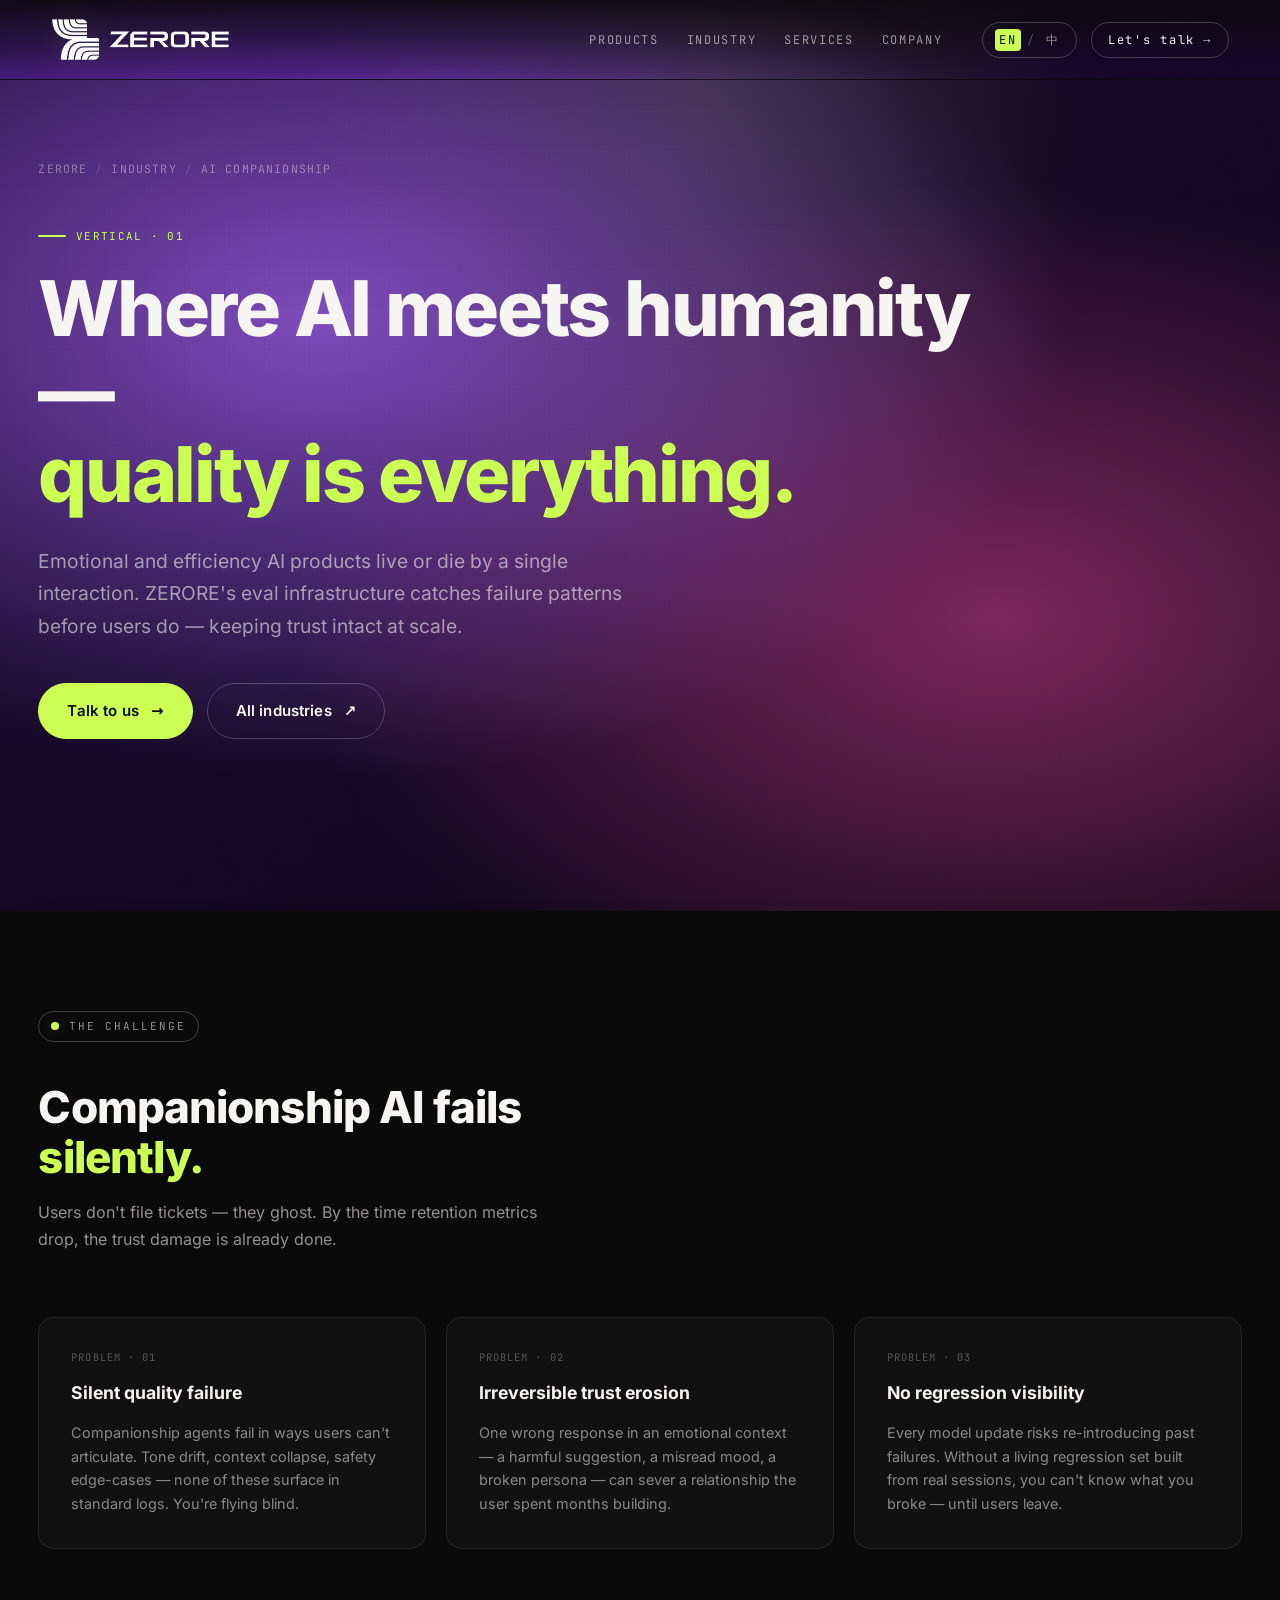
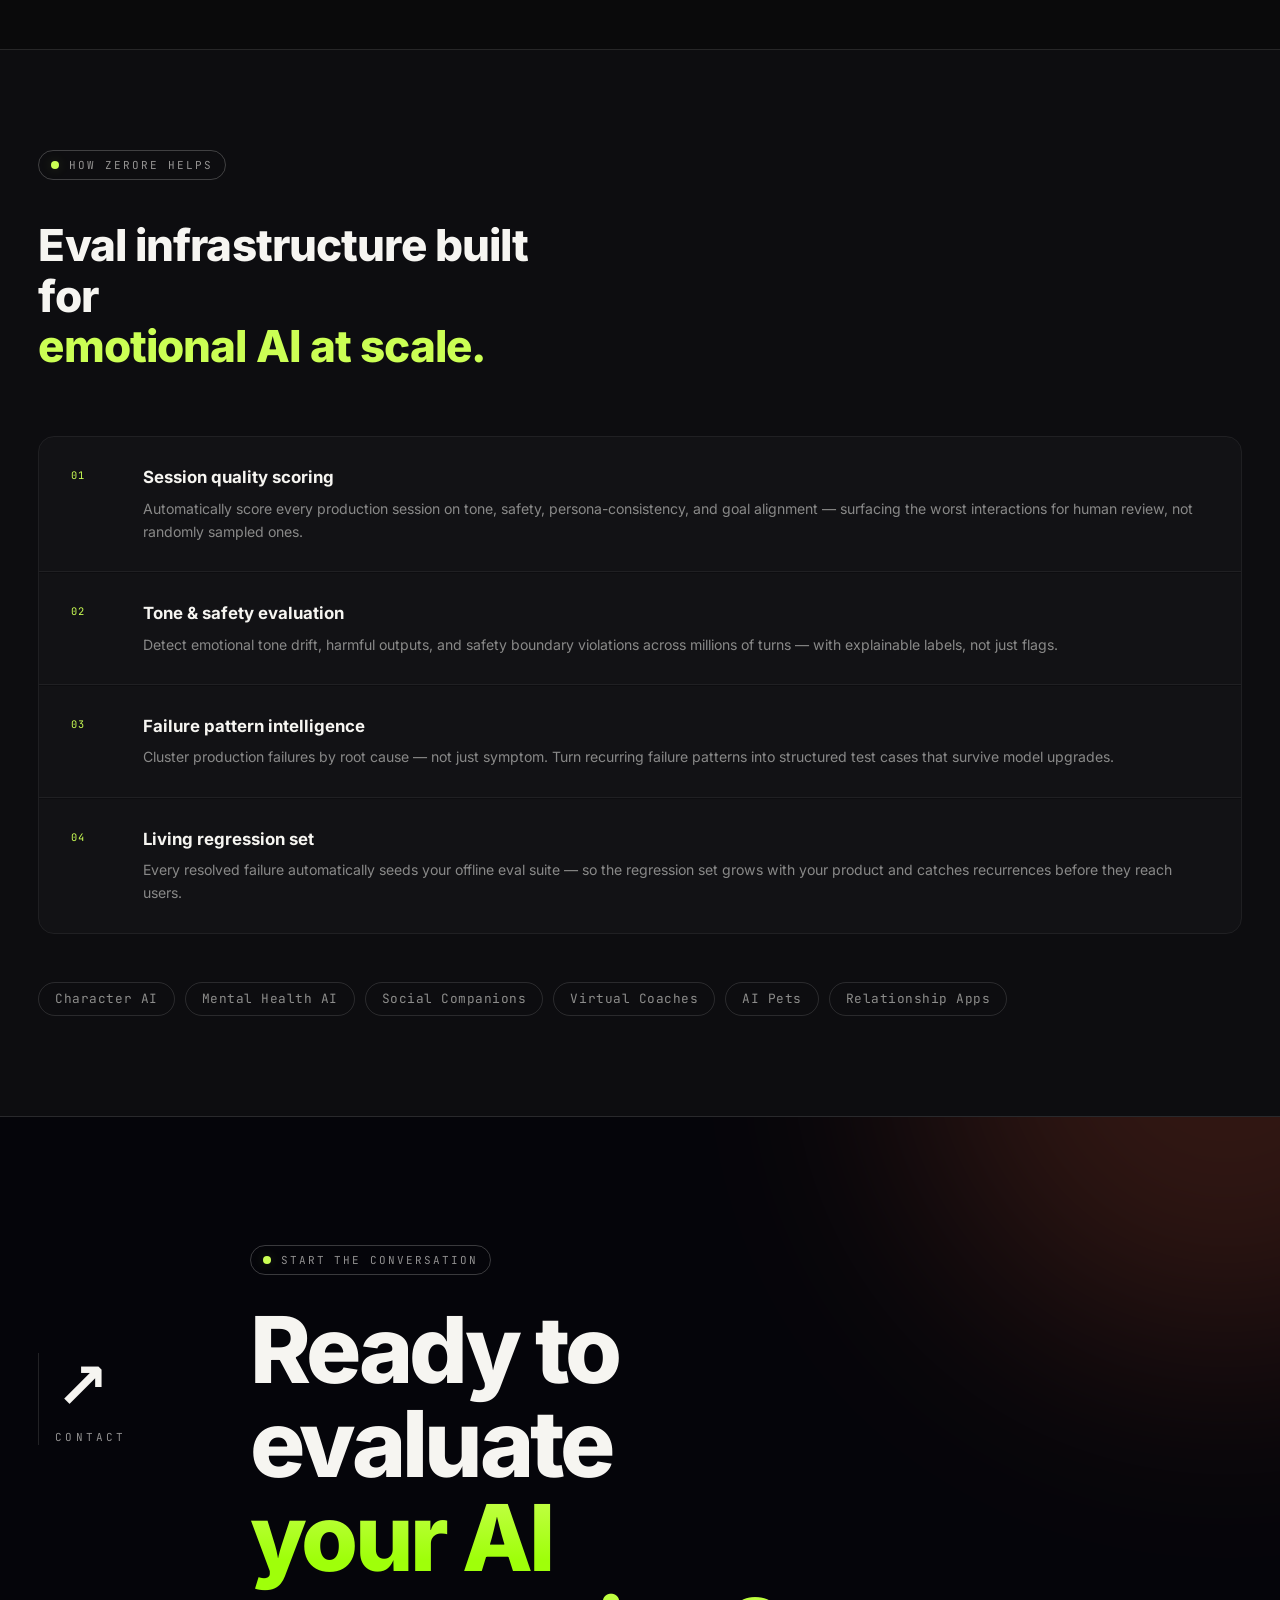
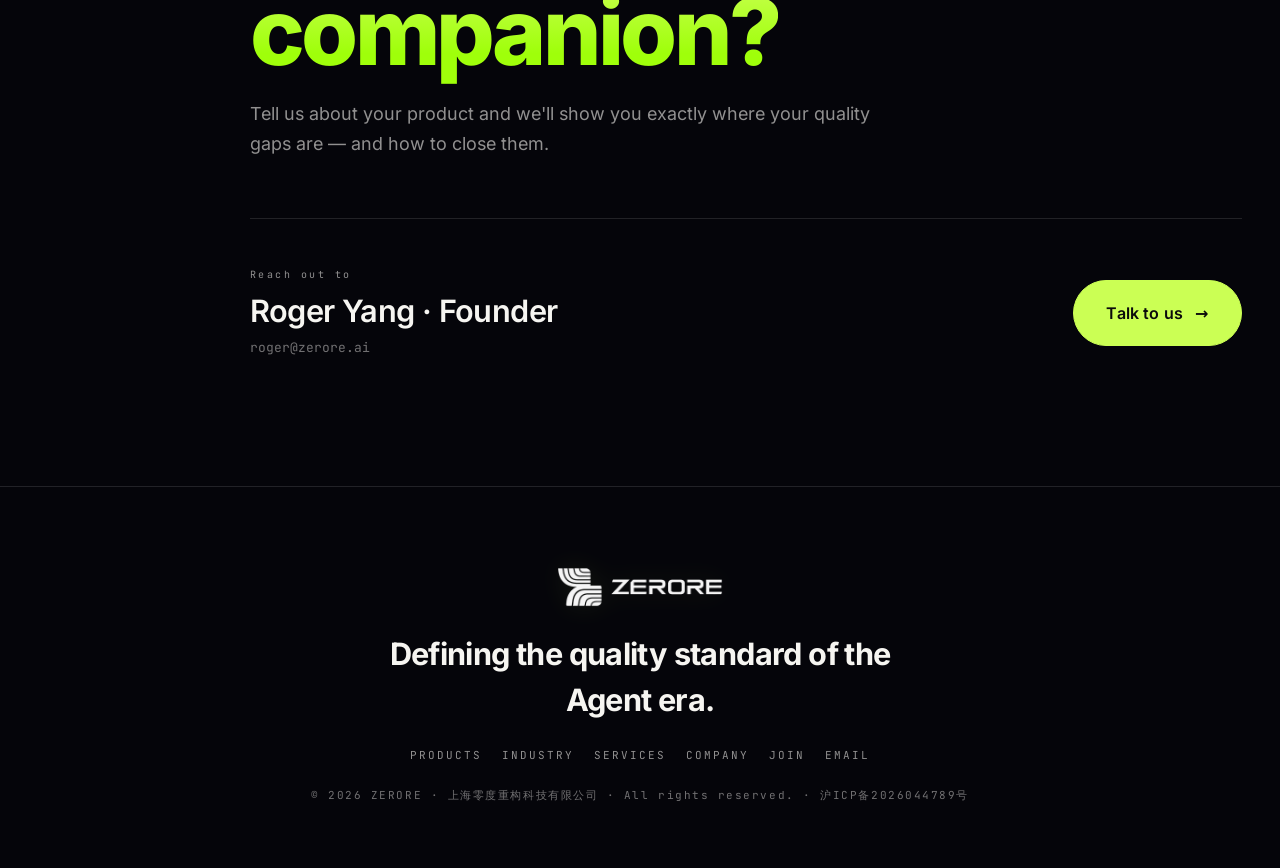
<file: industry-companionship.html>
<!doctype html>
<html lang="en" data-lang="en">
  <head>
    <meta charset="utf-8">
    <meta name="viewport" content="width=device-width, initial-scale=1, viewport-fit=cover">
    <title>AI Companionship · Industry · ZERORE</title>
    <meta name="description" content="ZERORE delivers evaluation infrastructure for AI companionship products — turning session failures into quality assets and keeping trust intact at scale.">
    <meta name="theme-color" content="#0a0a0b">
    <meta name="format-detection" content="telephone=no, email=no, address=no">
    <meta property="og:type" content="website">
    <meta property="og:site_name" content="ZERORE">
    <meta property="og:title" content="AI Companionship · ZERORE">
    <meta property="og:description" content="Where AI meets humanity — quality is everything.">
    <meta property="og:url" content="https://zerore.ai/industry-companionship.html">
    <meta property="og:image" content="https://zerore.ai/assets/og-cover.png">
    <meta name="twitter:card" content="summary_large_image">
    <meta name="twitter:title" content="AI Companionship · ZERORE">
    <meta name="twitter:description" content="Where AI meets humanity — quality is everything.">
    <meta name="twitter:image" content="https://zerore.ai/assets/og-cover.png">
    <link rel="canonical" href="https://zerore.ai/industry-companionship.html">
    <link rel="preload" href="fonts.css" as="style">
    <link rel="preload" href="styles.css?v=20260513c" as="style">
    <link rel="preload" href="assets/fonts/inter-56724408.woff2" as="font" type="font/woff2" crossorigin>
    <link rel="preload" href="assets/fonts/jetbrainsmono-480c0625.woff2" as="font" type="font/woff2" crossorigin>
    <link rel="preload" href="assets/fonts/crimsonpro-56478c1d.woff2" as="font" type="font/woff2" crossorigin>
    <link rel="stylesheet" href="fonts.css">
    <link rel="icon" type="image/png" sizes="32x32" href="assets/favicon-32.png">
    <link rel="icon" type="image/png" sizes="16x16" href="assets/favicon-16.png">
    <link rel="apple-touch-icon" href="assets/apple-touch-icon.png">
    <link rel="manifest" href="site.webmanifest">
    <link rel="stylesheet" href="styles.css?v=20260513c">
    <script>
      (function () {
        try {
          var s = localStorage.getItem('zerore-lang');
          if (s === 'zh' || s === 'en') {
            document.documentElement.setAttribute('data-lang', s);
            document.documentElement.setAttribute('lang', s === 'zh' ? 'zh-CN' : 'en');
          }
        } catch (e) {}
      })();
    </script>
  </head>
  <body>
    <a class="skip-link" href="#main"><span lang="en">Skip to content</span><span lang="zh">跳到正文</span></a>
    <div class="grain" aria-hidden="true"></div>
    <div class="cursor" aria-hidden="true"><span></span></div>

    <!-- NAV -->
    <header class="nav nav--scrolled nav--over-dark" id="nav">
      <a class="nav__brand" href="index.html" aria-label="ZERORE home">
        <img class="nav__logo" src="assets/logo-full-white.webp?v=20260421b" alt="ZERORE">
      </a>
      <nav class="nav__links" aria-label="Primary">
        <a href="products.html"><span lang="en">Products</span><span lang="zh">产品</span></a>
        <a href="industry.html"><span lang="en">Industry</span><span lang="zh">行业</span></a>
        <a href="services.html"><span lang="en">Services</span><span lang="zh">服务</span></a>
        <a href="company.html"><span lang="en">Company</span><span lang="zh">公司</span></a>
      </nav>
      <div class="nav__right">
        <button type="button" class="lang" id="langToggle" aria-label="Toggle language / 切换语言" aria-live="polite">
          <span class="lang__slot" data-lang-label="en">EN</span>
          <span class="lang__sep">/</span>
          <span class="lang__slot" data-lang-label="zh">中</span>
        </button>
        <a class="nav__cta" href="mailto:roger@zerore.ai?subject=AI%20Companionship%20Enquiry">
          <span lang="en">Let's talk</span><span lang="zh">聊聊合作</span>
          <span aria-hidden="true">→</span>
        </a>
      </div>
    </header>

    <main id="main">

      <!-- ══════════  HERO  ══════════ -->
      <section class="ind-hero">
        <div class="ind-hero__bg ind-card__visual--companionship" aria-hidden="true"></div>
        <div class="shell ind-hero__shell">

          <p class="ind-hero__bread">
            <a href="index.html">ZERORE</a>
            <span>/</span>
            <a href="industry.html">INDUSTRY</a>
            <span>/</span>
            AI COMPANIONSHIP
          </p>

          <p class="ind-hero__tag">VERTICAL · 01</p>

          <h1 class="ind-hero__title reveal">
            <span lang="en">Where AI meets humanity —<br><em>quality is everything.</em></span>
            <span lang="zh">AI 与人类相遇之处——<br><em>质量即一切。</em></span>
          </h1>

          <p class="ind-hero__sub reveal reveal--1">
            <span lang="en">Emotional and efficiency AI products live or die by a single interaction. ZERORE's eval infrastructure catches failure patterns before users do — keeping trust intact at scale.</span>
            <span lang="zh">情感与效率兼顾的 AI 产品，往往因一次错误交互而功亏一篑。ZERORE 的评测基础设施在用户察觉之前捕捉失效模式，在规模化场景中守住信任。</span>
          </p>

          <div class="hero__actions reveal reveal--2">
            <a class="btn btn--primary" href="mailto:roger@zerore.ai?subject=AI%20Companionship%20Enquiry">
              <span lang="en">Talk to us</span><span lang="zh">联系我们</span>
              <span class="btn__arrow" aria-hidden="true">→</span>
            </a>
            <a class="btn btn--ghost" href="industry.html">
              <span lang="en">All industries</span><span lang="zh">全部行业</span>
              <span class="btn__arrow" aria-hidden="true">↗</span>
            </a>
          </div>

        </div>
      </section>

      <!-- ══════════  THE CHALLENGE  ══════════ -->
      <section class="ind-section">
        <div class="shell">
          <div class="ind-section__header reveal">
            <p class="eyebrow eyebrow--light">
              <span class="dot"></span>
              <span lang="en">The challenge</span><span lang="zh">行业挑战</span>
            </p>
            <h2 class="ind-section__title reveal reveal--1">
              <span lang="en">Companionship AI fails <em>silently.</em></span>
              <span lang="zh">AI 陪伴产品<em>悄无声息地失效。</em></span>
            </h2>
            <p class="ind-section__sub reveal reveal--2">
              <span lang="en">Users don't file tickets — they ghost. By the time retention metrics drop, the trust damage is already done.</span>
              <span lang="zh">用户不会提工单——他们直接流失。当留存数据开始下滑时，信任损伤早已无法挽回。</span>
            </p>
          </div>

          <div class="ind-problems">
            <div class="ind-problem reveal">
              <span class="ind-problem__num">PROBLEM · 01</span>
              <h3 class="ind-problem__title">
                <span lang="en">Silent quality failure</span>
                <span lang="zh">无声的质量失效</span>
              </h3>
              <p class="ind-problem__body">
                <span lang="en">Companionship agents fail in ways users can't articulate. Tone drift, context collapse, safety edge-cases — none of these surface in standard logs. You're flying blind.</span>
                <span lang="zh">陪伴类 Agent 的失效方式难以言明：语气漂移、上下文崩塌、安全边缘案例——这些在标准日志中几乎不可见，团队如同蒙眼驾驶。</span>
              </p>
            </div>
            <div class="ind-problem reveal reveal--1">
              <span class="ind-problem__num">PROBLEM · 02</span>
              <h3 class="ind-problem__title">
                <span lang="en">Irreversible trust erosion</span>
                <span lang="zh">不可逆的信任损耗</span>
              </h3>
              <p class="ind-problem__body">
                <span lang="en">One wrong response in an emotional context — a harmful suggestion, a misread mood, a broken persona — can sever a relationship the user spent months building.</span>
                <span lang="zh">情感语境中一次错误回应——一个有害建议、一次情绪误判、一次人格崩塌——就能切断用户用数月积累的关系。</span>
              </p>
            </div>
            <div class="ind-problem reveal reveal--2">
              <span class="ind-problem__num">PROBLEM · 03</span>
              <h3 class="ind-problem__title">
                <span lang="en">No regression visibility</span>
                <span lang="zh">零回归可见性</span>
              </h3>
              <p class="ind-problem__body">
                <span lang="en">Every model update risks re-introducing past failures. Without a living regression set built from real sessions, you can't know what you broke — until users leave.</span>
                <span lang="zh">每次模型迭代都可能重现历史失效。没有基于真实会话构建的动态回归测试集，你无从知晓破坏了什么——直到用户离开。</span>
              </p>
            </div>
          </div>
        </div>
      </section>

      <!-- ══════════  HOW ZERORE HELPS  ══════════ -->
      <section class="ind-section ind-section--alt">
        <div class="shell">
          <div class="ind-section__header reveal">
            <p class="eyebrow eyebrow--light">
              <span class="dot"></span>
              <span lang="en">How ZERORE helps</span><span lang="zh">ZERORE 如何解决</span>
            </p>
            <h2 class="ind-section__title reveal reveal--1">
              <span lang="en">Eval infrastructure built for<br><em>emotional AI at scale.</em></span>
              <span lang="zh">专为规模化情感 AI<br><em>打造的评测基础设施。</em></span>
            </h2>
          </div>

          <div class="ind-capabilities reveal">
            <div class="ind-cap">
              <span class="ind-cap__num">01</span>
              <div>
                <h3 class="ind-cap__title">
                  <span lang="en">Session quality scoring</span>
                  <span lang="zh">会话质量评分</span>
                </h3>
                <p class="ind-cap__body">
                  <span lang="en">Automatically score every production session on tone, safety, persona-consistency, and goal alignment — surfacing the worst interactions for human review, not randomly sampled ones.</span>
                  <span lang="zh">对每一条生产会话自动评分，覆盖语气、安全性、人格一致性与目标对齐——将最差交互而非随机抽样推送至人工审核。</span>
                </p>
              </div>
            </div>
            <div class="ind-cap">
              <span class="ind-cap__num">02</span>
              <div>
                <h3 class="ind-cap__title">
                  <span lang="en">Tone &amp; safety evaluation</span>
                  <span lang="zh">语气与安全评测</span>
                </h3>
                <p class="ind-cap__body">
                  <span lang="en">Detect emotional tone drift, harmful outputs, and safety boundary violations across millions of turns — with explainable labels, not just flags.</span>
                  <span lang="zh">跨百万轮次检测情感语气漂移、有害输出与安全边界违规——输出可解释标签，而非简单的标记。</span>
                </p>
              </div>
            </div>
            <div class="ind-cap">
              <span class="ind-cap__num">03</span>
              <div>
                <h3 class="ind-cap__title">
                  <span lang="en">Failure pattern intelligence</span>
                  <span lang="zh">失效模式识别</span>
                </h3>
                <p class="ind-cap__body">
                  <span lang="en">Cluster production failures by root cause — not just symptom. Turn recurring failure patterns into structured test cases that survive model upgrades.</span>
                  <span lang="zh">按根因而非表象对生产失效进行聚类分析，将反复出现的失效模式转化为可在模型升级中存续的结构化测试用例。</span>
                </p>
              </div>
            </div>
            <div class="ind-cap">
              <span class="ind-cap__num">04</span>
              <div>
                <h3 class="ind-cap__title">
                  <span lang="en">Living regression set</span>
                  <span lang="zh">动态回归测试集</span>
                </h3>
                <p class="ind-cap__body">
                  <span lang="en">Every resolved failure automatically seeds your offline eval suite — so the regression set grows with your product and catches recurrences before they reach users.</span>
                  <span lang="zh">每个已解决的失效自动注入离线评测套件——回归测试集随产品成长，在失效重现前将其拦截。</span>
                </p>
              </div>
            </div>
          </div>

          <!-- Use-case tags -->
          <div class="ind-usecases reveal">
            <span class="ind-usecase-tag">Character AI</span>
            <span class="ind-usecase-tag">Mental Health AI</span>
            <span class="ind-usecase-tag">Social Companions</span>
            <span class="ind-usecase-tag">Virtual Coaches</span>
            <span class="ind-usecase-tag">AI Pets</span>
            <span class="ind-usecase-tag">
              <span lang="en">Relationship Apps</span><span lang="zh">情感关系 App</span>
            </span>
          </div>
        </div>
      </section>

      <!-- ══════════  CTA  ══════════ -->
      <section class="section section--ink section--join" id="cta">
        <div class="join__aurora" aria-hidden="true">
          <span class="aurora aurora--f"></span>
        </div>
        <div class="shell section--split">
          <aside class="section__rail">
            <span class="rail__i">↗</span>
            <span class="rail__k"><span lang="en">CONTACT</span><span lang="zh">联系</span></span>
          </aside>
          <div class="section__body">
            <header class="section__head section__head--dark">
              <p class="eyebrow eyebrow--light reveal">
                <span class="dot"></span>
                <span lang="en">Start the conversation</span><span lang="zh">开启对话</span>
              </p>
              <h2 class="section__title section__title--dark section__title--xl reveal reveal--1">
                <span lang="en">Ready to evaluate<br><em>your AI companion?</em></span>
                <span lang="zh">准备好评测<br><em>你的 AI 陪伴产品了吗？</em></span>
              </h2>
              <p class="section__lede section__lede--dark reveal reveal--2">
                <span lang="en">Tell us about your product and we'll show you exactly where your quality gaps are — and how to close them.</span>
                <span lang="zh">告诉我们你的产品情况，我们将精准定位质量缺口，并给出闭环方案。</span>
              </p>
            </header>
            <div class="join__contact reveal">
              <div>
                <p class="contact__k"><span lang="en">Reach out to</span><span lang="zh">联系</span></p>
                <p class="contact__v">Roger Yang · Founder</p>
                <p class="contact__email">roger@zerore.ai</p>
              </div>
              <a class="btn btn--primary btn--lg" href="mailto:roger@zerore.ai?subject=AI%20Companionship%20Enquiry">
                <span lang="en">Talk to us</span><span lang="zh">立即联系</span>
                <span class="btn__arrow" aria-hidden="true">→</span>
              </a>
            </div>
          </div>
        </div>
      </section>

      <!-- ══════════  FOOTER  ══════════ -->
      <footer class="foot">
        <div class="shell foot__shell">
          <div class="foot__brand">
            <img class="foot__logo" src="assets/logo-full-white.webp?v=20260421b" alt="ZERORE">
          </div>
          <p class="foot__tag">
            <span lang="en">Defining the quality standard of the Agent era.</span>
            <span lang="zh">定义 Agent 时代的质量标准。</span>
          </p>
          <ul class="foot__links">
            <li><a href="products.html"><span lang="en">Products</span><span lang="zh">产品</span></a></li>
            <li><a href="industry.html"><span lang="en">Industry</span><span lang="zh">行业</span></a></li>
            <li><a href="services.html"><span lang="en">Services</span><span lang="zh">服务</span></a></li>
            <li><a href="company.html"><span lang="en">Company</span><span lang="zh">公司</span></a></li>
            <li><a href="index.html#join"><span lang="en">Join</span><span lang="zh">加入</span></a></li>
            <li><a href="mailto:roger@zerore.ai">Email</a></li>
          </ul>
          <p class="foot__copy">© 2026 ZERORE · 上海零度重构科技有限公司 · All rights reserved. · <a class="foot__icp" href="https://beian.miit.gov.cn/" target="_blank" rel="noopener noreferrer">沪ICP备2026044789号</a></p>
        </div>
      </footer>

    </main>

    <script>
      (function () {
        var html = document.documentElement;
        var toggle = document.getElementById('langToggle');
        function applyLang(lang) {
          html.setAttribute('data-lang', lang);
          html.setAttribute('lang', lang === 'zh' ? 'zh-CN' : 'en');
          if (toggle) {
            toggle.querySelectorAll('[data-lang-label]').forEach(function (el) {
              el.classList.toggle('is-active', el.dataset.langLabel === lang);
            });
          }
          try { localStorage.setItem('zerore-lang', lang); } catch (e) {}
        }
        applyLang(html.getAttribute('data-lang') || 'en');
        if (toggle) {
          toggle.addEventListener('click', function () {
            applyLang(html.getAttribute('data-lang') === 'zh' ? 'en' : 'zh');
          });
        }
        window.addEventListener('load', function () {
          document.body.classList.add('is-loaded');
          setTimeout(function () { document.body.classList.add('is-settled'); }, 900);
        });
        var nav = document.getElementById('nav');
        window.addEventListener('scroll', function () {
          nav.classList.toggle('nav--scrolled', window.scrollY > 24);
        }, { passive: true });
        var io = new IntersectionObserver(function (entries) {
          entries.forEach(function (e) {
            if (e.isIntersecting) { e.target.classList.add('is-visible'); io.unobserve(e.target); }
          });
        }, { threshold: 0.14, rootMargin: '0px 0px -40px 0px' });
        document.querySelectorAll('.reveal').forEach(function (el) { io.observe(el); });
        var cursor = document.querySelector('.cursor');
        if (cursor && matchMedia('(pointer: fine)').matches) {
          var cx = 0, cy = 0, tx = 0, ty = 0, raf;
          function loop() {
            cx += (tx - cx) * 0.18; cy += (ty - cy) * 0.18;
            cursor.style.transform = 'translate3d(' + cx + 'px,' + cy + 'px,0)';
            raf = requestAnimationFrame(loop);
          }
          window.addEventListener('pointermove', function (e) {
            tx = e.clientX; ty = e.clientY;
            if (!raf) loop();
            cursor.classList.add('is-active');
          });
          window.addEventListener('pointerleave', function () { cursor.classList.remove('is-active'); });
        }
      })();
    </script>
  </body>
</html>
</file>
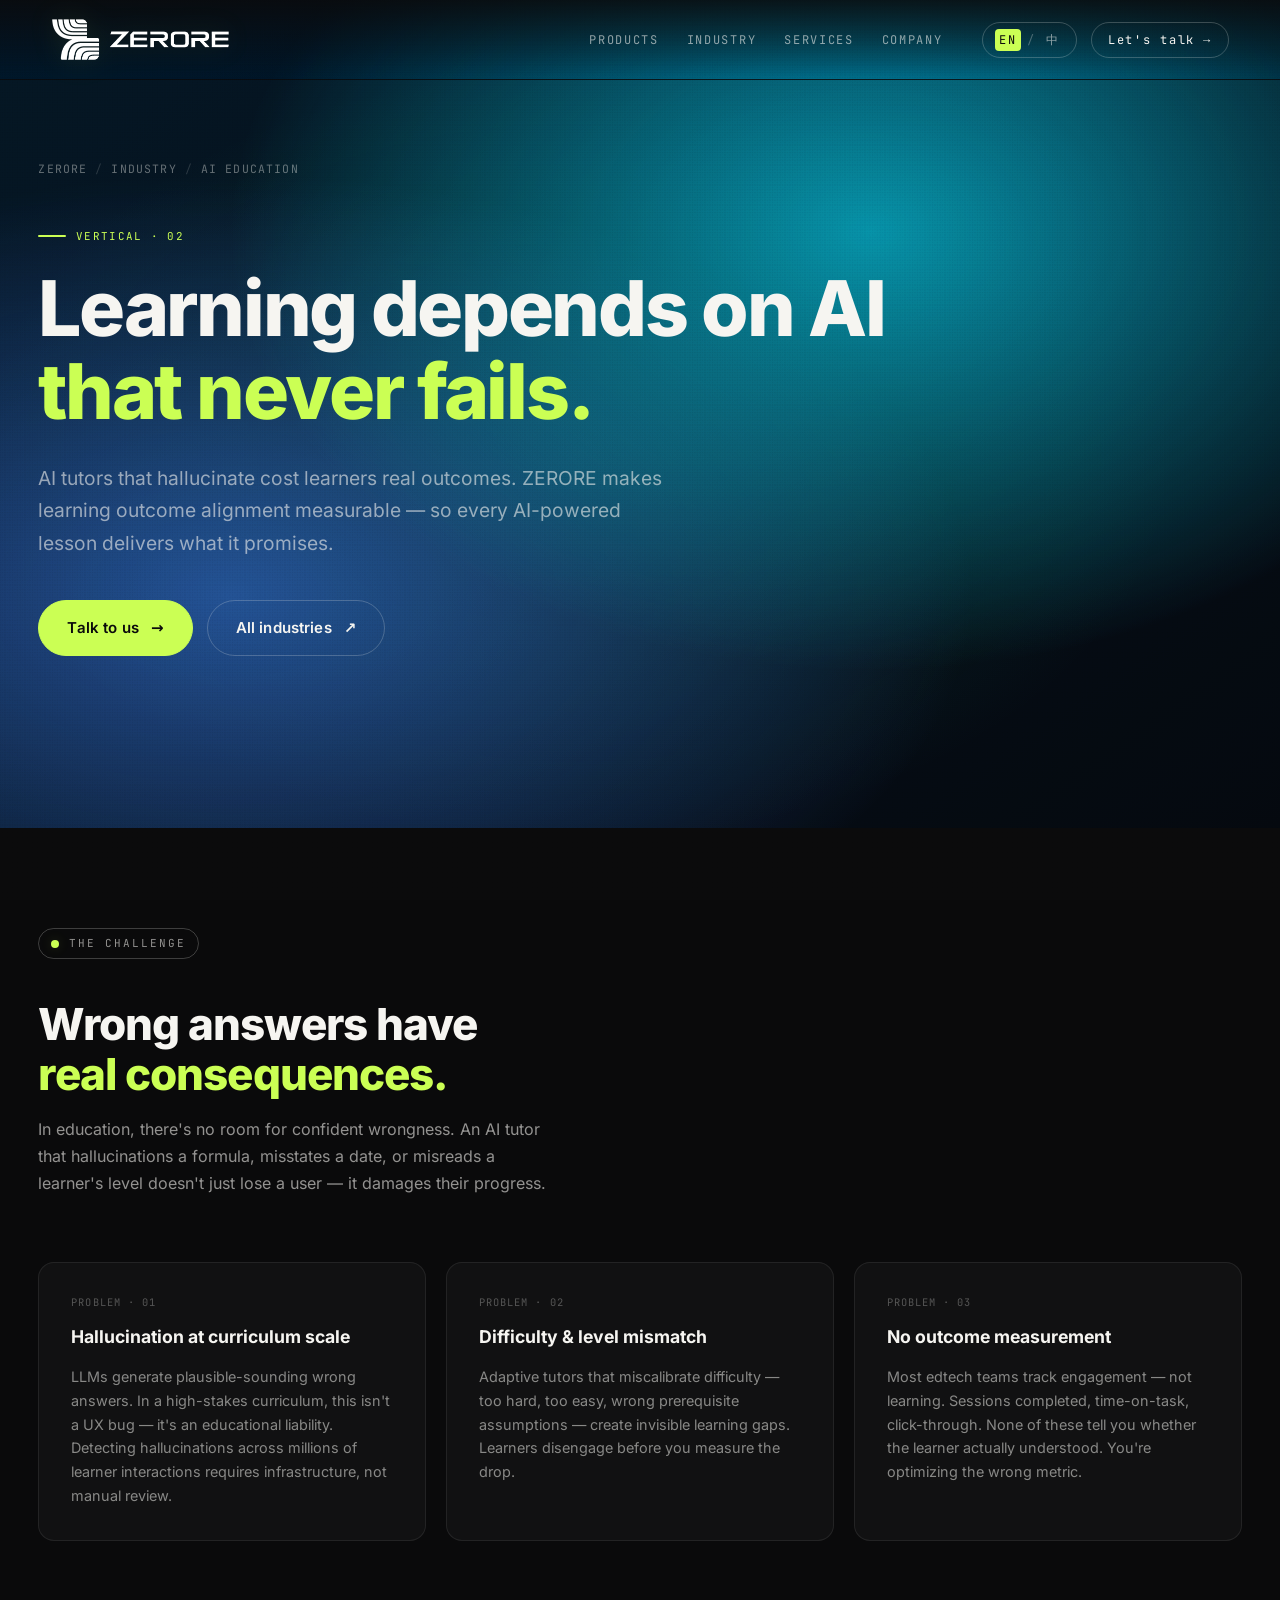
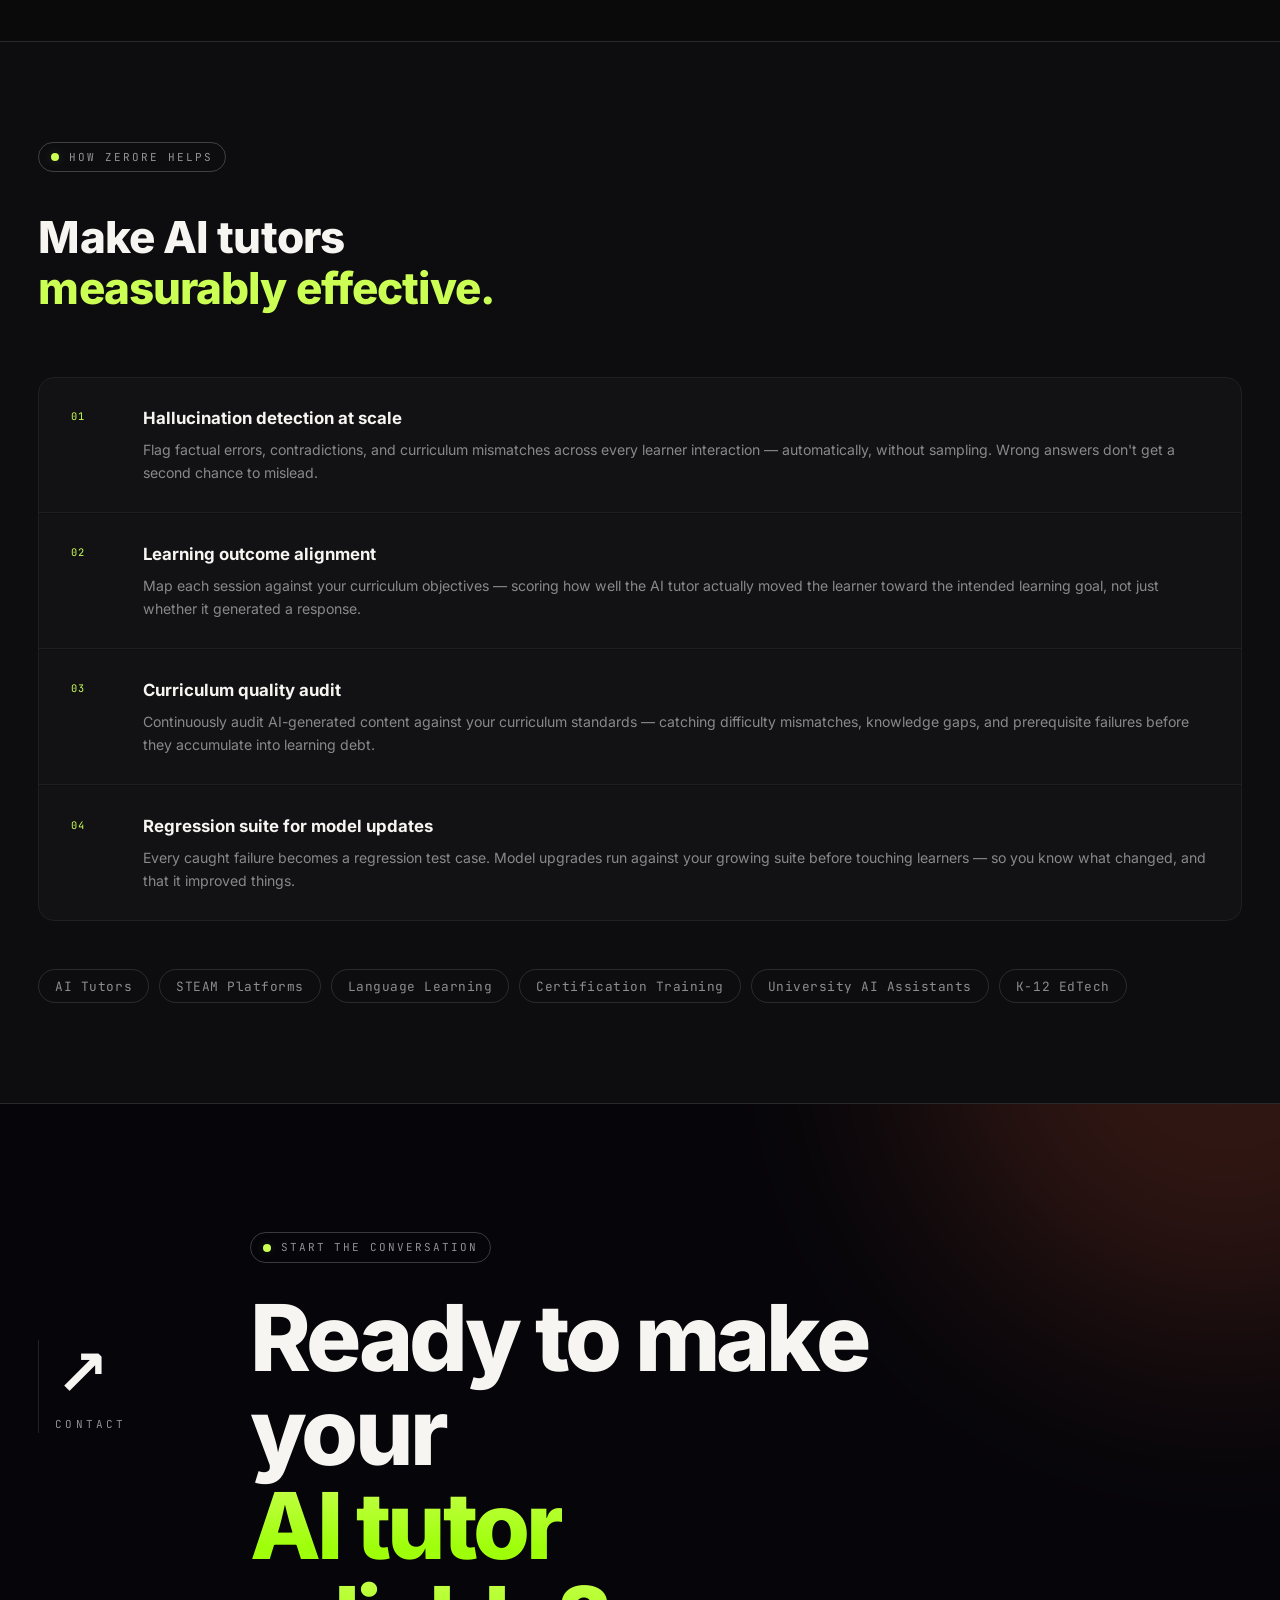
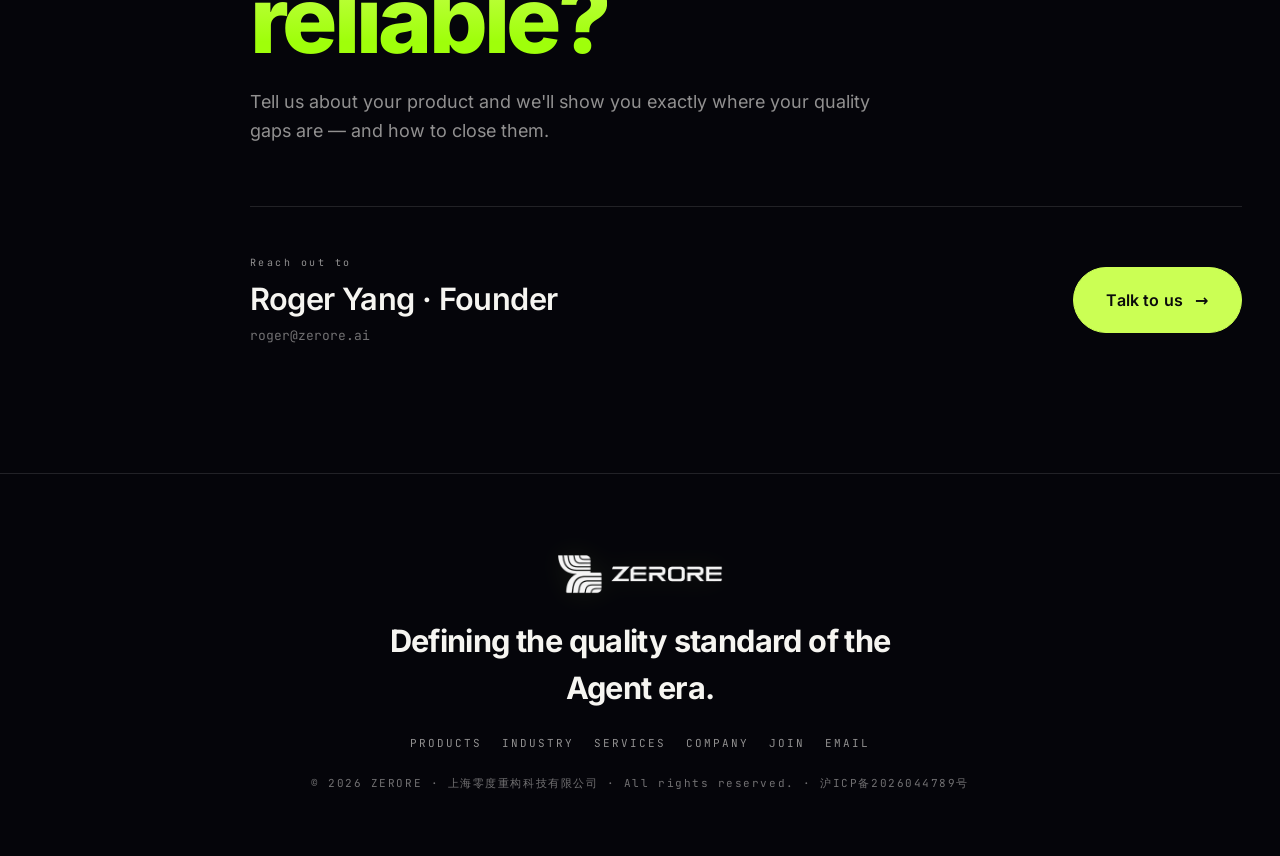
<file: industry-education.html>
<!doctype html>
<html lang="en" data-lang="en">
  <head>
    <meta charset="utf-8">
    <meta name="viewport" content="width=device-width, initial-scale=1, viewport-fit=cover">
    <title>AI Education · Industry · ZERORE</title>
    <meta name="description" content="ZERORE builds eval infrastructure for AI education products — detecting hallucinations, aligning learning outcomes, and making AI tutors reliably effective.">
    <meta name="theme-color" content="#0a0a0b">
    <meta name="format-detection" content="telephone=no, email=no, address=no">
    <meta property="og:type" content="website">
    <meta property="og:site_name" content="ZERORE">
    <meta property="og:title" content="AI Education · ZERORE">
    <meta property="og:description" content="Learning depends on AI that never fails.">
    <meta property="og:url" content="https://zerore.ai/industry-education.html">
    <meta property="og:image" content="https://zerore.ai/assets/og-cover.png">
    <meta name="twitter:card" content="summary_large_image">
    <meta name="twitter:title" content="AI Education · ZERORE">
    <meta name="twitter:description" content="Learning depends on AI that never fails.">
    <meta name="twitter:image" content="https://zerore.ai/assets/og-cover.png">
    <link rel="canonical" href="https://zerore.ai/industry-education.html">
    <link rel="preload" href="fonts.css" as="style">
    <link rel="preload" href="styles.css?v=20260513c" as="style">
    <link rel="preload" href="assets/fonts/inter-56724408.woff2" as="font" type="font/woff2" crossorigin>
    <link rel="preload" href="assets/fonts/jetbrainsmono-480c0625.woff2" as="font" type="font/woff2" crossorigin>
    <link rel="preload" href="assets/fonts/crimsonpro-56478c1d.woff2" as="font" type="font/woff2" crossorigin>
    <link rel="stylesheet" href="fonts.css">
    <link rel="icon" type="image/png" sizes="32x32" href="assets/favicon-32.png">
    <link rel="icon" type="image/png" sizes="16x16" href="assets/favicon-16.png">
    <link rel="apple-touch-icon" href="assets/apple-touch-icon.png">
    <link rel="manifest" href="site.webmanifest">
    <link rel="stylesheet" href="styles.css?v=20260513c">
    <script>
      (function () {
        try {
          var s = localStorage.getItem('zerore-lang');
          if (s === 'zh' || s === 'en') {
            document.documentElement.setAttribute('data-lang', s);
            document.documentElement.setAttribute('lang', s === 'zh' ? 'zh-CN' : 'en');
          }
        } catch (e) {}
      })();
    </script>
  </head>
  <body>
    <a class="skip-link" href="#main"><span lang="en">Skip to content</span><span lang="zh">跳到正文</span></a>
    <div class="grain" aria-hidden="true"></div>
    <div class="cursor" aria-hidden="true"><span></span></div>

    <!-- NAV -->
    <header class="nav nav--scrolled nav--over-dark" id="nav">
      <a class="nav__brand" href="index.html" aria-label="ZERORE home">
        <img class="nav__logo" src="assets/logo-full-white.webp?v=20260421b" alt="ZERORE">
      </a>
      <nav class="nav__links" aria-label="Primary">
        <a href="products.html"><span lang="en">Products</span><span lang="zh">产品</span></a>
        <a href="industry.html"><span lang="en">Industry</span><span lang="zh">行业</span></a>
        <a href="services.html"><span lang="en">Services</span><span lang="zh">服务</span></a>
        <a href="company.html"><span lang="en">Company</span><span lang="zh">公司</span></a>
      </nav>
      <div class="nav__right">
        <button type="button" class="lang" id="langToggle" aria-label="Toggle language / 切换语言" aria-live="polite">
          <span class="lang__slot" data-lang-label="en">EN</span>
          <span class="lang__sep">/</span>
          <span class="lang__slot" data-lang-label="zh">中</span>
        </button>
        <a class="nav__cta" href="mailto:roger@zerore.ai?subject=AI%20Education%20Enquiry">
          <span lang="en">Let's talk</span><span lang="zh">聊聊合作</span>
          <span aria-hidden="true">→</span>
        </a>
      </div>
    </header>

    <main id="main">

      <!-- ══════════  HERO  ══════════ -->
      <section class="ind-hero">
        <div class="ind-hero__bg ind-card__visual--education" aria-hidden="true"></div>
        <div class="shell ind-hero__shell">

          <p class="ind-hero__bread">
            <a href="index.html">ZERORE</a>
            <span>/</span>
            <a href="industry.html">INDUSTRY</a>
            <span>/</span>
            AI EDUCATION
          </p>

          <p class="ind-hero__tag">VERTICAL · 02</p>

          <h1 class="ind-hero__title reveal">
            <span lang="en">Learning depends on AI<br><em>that never fails.</em></span>
            <span lang="zh">学习效果依赖<br><em>从不失效的 AI。</em></span>
          </h1>

          <p class="ind-hero__sub reveal reveal--1">
            <span lang="en">AI tutors that hallucinate cost learners real outcomes. ZERORE makes learning outcome alignment measurable — so every AI-powered lesson delivers what it promises.</span>
            <span lang="zh">产生幻觉的 AI 家教会让学习者付出真实代价。ZERORE 将学习成效对齐转化为可量化指标，让每一堂 AI 驱动的课程都能兑现承诺。</span>
          </p>

          <div class="hero__actions reveal reveal--2">
            <a class="btn btn--primary" href="mailto:roger@zerore.ai?subject=AI%20Education%20Enquiry">
              <span lang="en">Talk to us</span><span lang="zh">联系我们</span>
              <span class="btn__arrow" aria-hidden="true">→</span>
            </a>
            <a class="btn btn--ghost" href="industry.html">
              <span lang="en">All industries</span><span lang="zh">全部行业</span>
              <span class="btn__arrow" aria-hidden="true">↗</span>
            </a>
          </div>

        </div>
      </section>

      <!-- ══════════  THE CHALLENGE  ══════════ -->
      <section class="ind-section">
        <div class="shell">
          <div class="ind-section__header reveal">
            <p class="eyebrow eyebrow--light">
              <span class="dot"></span>
              <span lang="en">The challenge</span><span lang="zh">行业挑战</span>
            </p>
            <h2 class="ind-section__title reveal reveal--1">
              <span lang="en">Wrong answers have <em>real consequences.</em></span>
              <span lang="zh">错误答案有<em>真实后果。</em></span>
            </h2>
            <p class="ind-section__sub reveal reveal--2">
              <span lang="en">In education, there's no room for confident wrongness. An AI tutor that hallucinations a formula, misstates a date, or misreads a learner's level doesn't just lose a user — it damages their progress.</span>
              <span lang="zh">在教育场景中，没有自信出错的余地。AI 家教若幻觉出错误公式、误述历史日期，或误判学习者水平，不仅会流失用户，更会损害其学习进度。</span>
            </p>
          </div>

          <div class="ind-problems">
            <div class="ind-problem reveal">
              <span class="ind-problem__num">PROBLEM · 01</span>
              <h3 class="ind-problem__title">
                <span lang="en">Hallucination at curriculum scale</span>
                <span lang="zh">课程规模下的幻觉问题</span>
              </h3>
              <p class="ind-problem__body">
                <span lang="en">LLMs generate plausible-sounding wrong answers. In a high-stakes curriculum, this isn't a UX bug — it's an educational liability. Detecting hallucinations across millions of learner interactions requires infrastructure, not manual review.</span>
                <span lang="zh">大语言模型会生成听起来合理但实际错误的答案。在高风险课程中，这不是体验问题，而是教育责任。跨百万学习交互检测幻觉需要基础设施，而非人工审核。</span>
              </p>
            </div>
            <div class="ind-problem reveal reveal--1">
              <span class="ind-problem__num">PROBLEM · 02</span>
              <h3 class="ind-problem__title">
                <span lang="en">Difficulty &amp; level mismatch</span>
                <span lang="zh">难度与水平错配</span>
              </h3>
              <p class="ind-problem__body">
                <span lang="en">Adaptive tutors that miscalibrate difficulty — too hard, too easy, wrong prerequisite assumptions — create invisible learning gaps. Learners disengage before you measure the drop.</span>
                <span lang="zh">对难度误校准的自适应家教——太难、太易或前置假设错误——会产生不可见的学习缺口。学习者在数据反映下滑之前就已脱离。</span>
              </p>
            </div>
            <div class="ind-problem reveal reveal--2">
              <span class="ind-problem__num">PROBLEM · 03</span>
              <h3 class="ind-problem__title">
                <span lang="en">No outcome measurement</span>
                <span lang="zh">缺乏成效衡量</span>
              </h3>
              <p class="ind-problem__body">
                <span lang="en">Most edtech teams track engagement — not learning. Sessions completed, time-on-task, click-through. None of these tell you whether the learner actually understood. You're optimizing the wrong metric.</span>
                <span lang="zh">大多数教育科技团队追踪的是参与度，而非学习效果。完成的课程数、任务时长、点击率——这些都无法告诉你学习者是否真正理解了。你在优化错误的指标。</span>
              </p>
            </div>
          </div>
        </div>
      </section>

      <!-- ══════════  HOW ZERORE HELPS  ══════════ -->
      <section class="ind-section ind-section--alt">
        <div class="shell">
          <div class="ind-section__header reveal">
            <p class="eyebrow eyebrow--light">
              <span class="dot"></span>
              <span lang="en">How ZERORE helps</span><span lang="zh">ZERORE 如何解决</span>
            </p>
            <h2 class="ind-section__title reveal reveal--1">
              <span lang="en">Make AI tutors<br><em>measurably effective.</em></span>
              <span lang="zh">让 AI 家教的效果<br><em>真正可量化。</em></span>
            </h2>
          </div>

          <div class="ind-capabilities reveal">
            <div class="ind-cap">
              <span class="ind-cap__num">01</span>
              <div>
                <h3 class="ind-cap__title">
                  <span lang="en">Hallucination detection at scale</span>
                  <span lang="zh">规模化幻觉检测</span>
                </h3>
                <p class="ind-cap__body">
                  <span lang="en">Flag factual errors, contradictions, and curriculum mismatches across every learner interaction — automatically, without sampling. Wrong answers don't get a second chance to mislead.</span>
                  <span lang="zh">对每次学习交互自动标记事实错误、矛盾与课程失配——无需抽样。错误答案没有第二次误导学习者的机会。</span>
                </p>
              </div>
            </div>
            <div class="ind-cap">
              <span class="ind-cap__num">02</span>
              <div>
                <h3 class="ind-cap__title">
                  <span lang="en">Learning outcome alignment</span>
                  <span lang="zh">学习成效对齐</span>
                </h3>
                <p class="ind-cap__body">
                  <span lang="en">Map each session against your curriculum objectives — scoring how well the AI tutor actually moved the learner toward the intended learning goal, not just whether it generated a response.</span>
                  <span lang="zh">将每次会话与课程目标映射对齐，评估 AI 家教真正推动学习者向学习目标进步的程度，而非仅记录是否生成了回复。</span>
                </p>
              </div>
            </div>
            <div class="ind-cap">
              <span class="ind-cap__num">03</span>
              <div>
                <h3 class="ind-cap__title">
                  <span lang="en">Curriculum quality audit</span>
                  <span lang="zh">课程质量审查</span>
                </h3>
                <p class="ind-cap__body">
                  <span lang="en">Continuously audit AI-generated content against your curriculum standards — catching difficulty mismatches, knowledge gaps, and prerequisite failures before they accumulate into learning debt.</span>
                  <span lang="zh">持续对照课程标准审查 AI 生成内容，在难度错配、知识缺口与前置失败积累成学习债务之前加以拦截。</span>
                </p>
              </div>
            </div>
            <div class="ind-cap">
              <span class="ind-cap__num">04</span>
              <div>
                <h3 class="ind-cap__title">
                  <span lang="en">Regression suite for model updates</span>
                  <span lang="zh">模型迭代回归套件</span>
                </h3>
                <p class="ind-cap__body">
                  <span lang="en">Every caught failure becomes a regression test case. Model upgrades run against your growing suite before touching learners — so you know what changed, and that it improved things.</span>
                  <span lang="zh">每个捕获的失效都成为一个回归测试用例。模型升级在触达学习者之前，先通过持续增长的测试套件——你将清晰知道改变了什么，以及是否真的更好了。</span>
                </p>
              </div>
            </div>
          </div>

          <!-- Use-case tags -->
          <div class="ind-usecases reveal">
            <span class="ind-usecase-tag">AI Tutors</span>
            <span class="ind-usecase-tag">STEAM Platforms</span>
            <span class="ind-usecase-tag">
              <span lang="en">Language Learning</span><span lang="zh">语言学习</span>
            </span>
            <span class="ind-usecase-tag">
              <span lang="en">Certification Training</span><span lang="zh">认证培训</span>
            </span>
            <span class="ind-usecase-tag">
              <span lang="en">University AI Assistants</span><span lang="zh">高校 AI 助手</span>
            </span>
            <span class="ind-usecase-tag">
              <span lang="en">K-12 EdTech</span><span lang="zh">K-12 教育科技</span>
            </span>
          </div>
        </div>
      </section>

      <!-- ══════════  CTA  ══════════ -->
      <section class="section section--ink section--join" id="cta">
        <div class="join__aurora" aria-hidden="true">
          <span class="aurora aurora--f"></span>
        </div>
        <div class="shell section--split">
          <aside class="section__rail">
            <span class="rail__i">↗</span>
            <span class="rail__k"><span lang="en">CONTACT</span><span lang="zh">联系</span></span>
          </aside>
          <div class="section__body">
            <header class="section__head section__head--dark">
              <p class="eyebrow eyebrow--light reveal">
                <span class="dot"></span>
                <span lang="en">Start the conversation</span><span lang="zh">开启对话</span>
              </p>
              <h2 class="section__title section__title--dark section__title--xl reveal reveal--1">
                <span lang="en">Ready to make your<br><em>AI tutor reliable?</em></span>
                <span lang="zh">准备好让你的<br><em>AI 家教真正可靠了吗？</em></span>
              </h2>
              <p class="section__lede section__lede--dark reveal reveal--2">
                <span lang="en">Tell us about your product and we'll show you exactly where your quality gaps are — and how to close them.</span>
                <span lang="zh">告诉我们你的产品情况，我们将精准定位质量缺口，并给出闭环方案。</span>
              </p>
            </header>
            <div class="join__contact reveal">
              <div>
                <p class="contact__k"><span lang="en">Reach out to</span><span lang="zh">联系</span></p>
                <p class="contact__v">Roger Yang · Founder</p>
                <p class="contact__email">roger@zerore.ai</p>
              </div>
              <a class="btn btn--primary btn--lg" href="mailto:roger@zerore.ai?subject=AI%20Education%20Enquiry">
                <span lang="en">Talk to us</span><span lang="zh">立即联系</span>
                <span class="btn__arrow" aria-hidden="true">→</span>
              </a>
            </div>
          </div>
        </div>
      </section>

      <!-- ══════════  FOOTER  ══════════ -->
      <footer class="foot">
        <div class="shell foot__shell">
          <div class="foot__brand">
            <img class="foot__logo" src="assets/logo-full-white.webp?v=20260421b" alt="ZERORE">
          </div>
          <p class="foot__tag">
            <span lang="en">Defining the quality standard of the Agent era.</span>
            <span lang="zh">定义 Agent 时代的质量标准。</span>
          </p>
          <ul class="foot__links">
            <li><a href="products.html"><span lang="en">Products</span><span lang="zh">产品</span></a></li>
            <li><a href="industry.html"><span lang="en">Industry</span><span lang="zh">行业</span></a></li>
            <li><a href="services.html"><span lang="en">Services</span><span lang="zh">服务</span></a></li>
            <li><a href="company.html"><span lang="en">Company</span><span lang="zh">公司</span></a></li>
            <li><a href="index.html#join"><span lang="en">Join</span><span lang="zh">加入</span></a></li>
            <li><a href="mailto:roger@zerore.ai">Email</a></li>
          </ul>
          <p class="foot__copy">© 2026 ZERORE · 上海零度重构科技有限公司 · All rights reserved. · <a class="foot__icp" href="https://beian.miit.gov.cn/" target="_blank" rel="noopener noreferrer">沪ICP备2026044789号</a></p>
        </div>
      </footer>

    </main>

    <script>
      (function () {
        var html = document.documentElement;
        var toggle = document.getElementById('langToggle');
        function applyLang(lang) {
          html.setAttribute('data-lang', lang);
          html.setAttribute('lang', lang === 'zh' ? 'zh-CN' : 'en');
          if (toggle) {
            toggle.querySelectorAll('[data-lang-label]').forEach(function (el) {
              el.classList.toggle('is-active', el.dataset.langLabel === lang);
            });
          }
          try { localStorage.setItem('zerore-lang', lang); } catch (e) {}
        }
        applyLang(html.getAttribute('data-lang') || 'en');
        if (toggle) {
          toggle.addEventListener('click', function () {
            applyLang(html.getAttribute('data-lang') === 'zh' ? 'en' : 'zh');
          });
        }
        window.addEventListener('load', function () {
          document.body.classList.add('is-loaded');
          setTimeout(function () { document.body.classList.add('is-settled'); }, 900);
        });
        var nav = document.getElementById('nav');
        window.addEventListener('scroll', function () {
          nav.classList.toggle('nav--scrolled', window.scrollY > 24);
        }, { passive: true });
        var io = new IntersectionObserver(function (entries) {
          entries.forEach(function (e) {
            if (e.isIntersecting) { e.target.classList.add('is-visible'); io.unobserve(e.target); }
          });
        }, { threshold: 0.14, rootMargin: '0px 0px -40px 0px' });
        document.querySelectorAll('.reveal').forEach(function (el) { io.observe(el); });
        var cursor = document.querySelector('.cursor');
        if (cursor && matchMedia('(pointer: fine)').matches) {
          var cx = 0, cy = 0, tx = 0, ty = 0, raf;
          function loop() {
            cx += (tx - cx) * 0.18; cy += (ty - cy) * 0.18;
            cursor.style.transform = 'translate3d(' + cx + 'px,' + cy + 'px,0)';
            raf = requestAnimationFrame(loop);
          }
          window.addEventListener('pointermove', function (e) {
            tx = e.clientX; ty = e.clientY;
            if (!raf) loop();
            cursor.classList.add('is-active');
          });
          window.addEventListener('pointerleave', function () { cursor.classList.remove('is-active'); });
        }
      })();
    </script>
  </body>
</html>
</file>
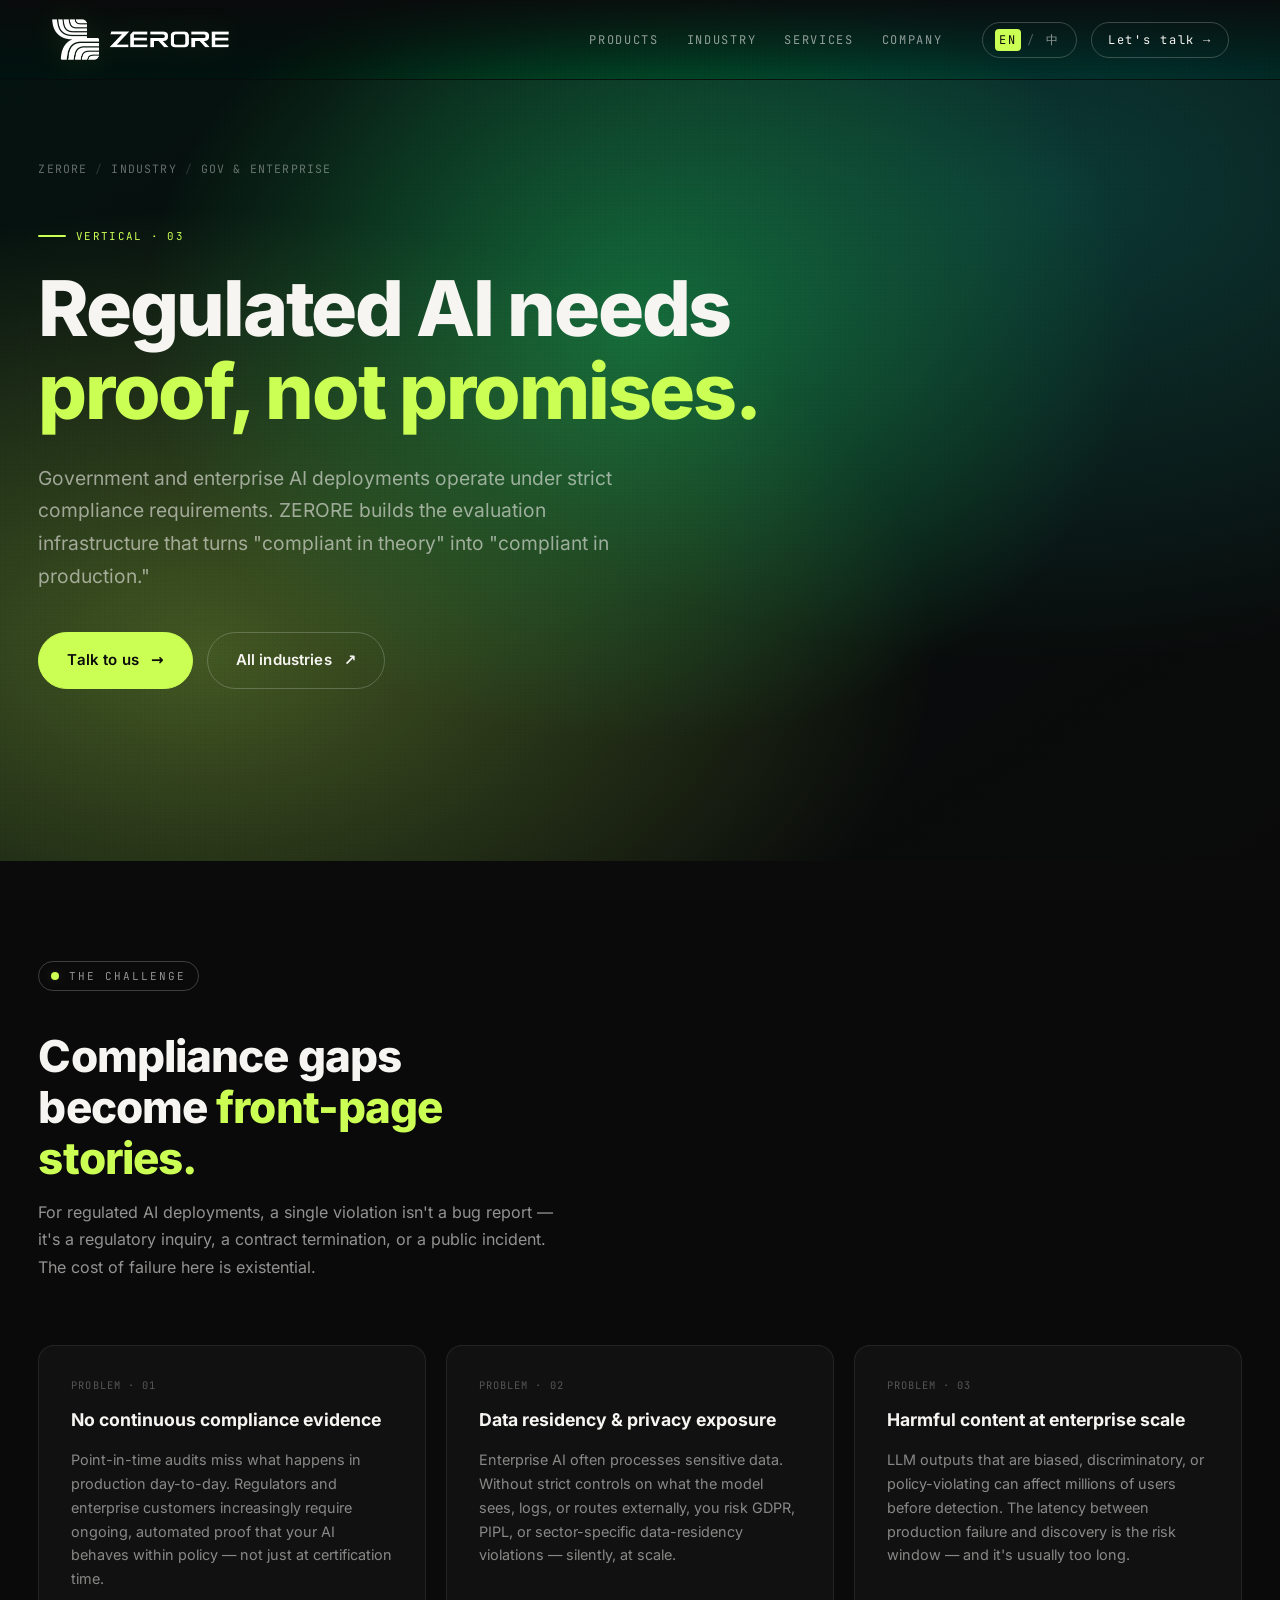
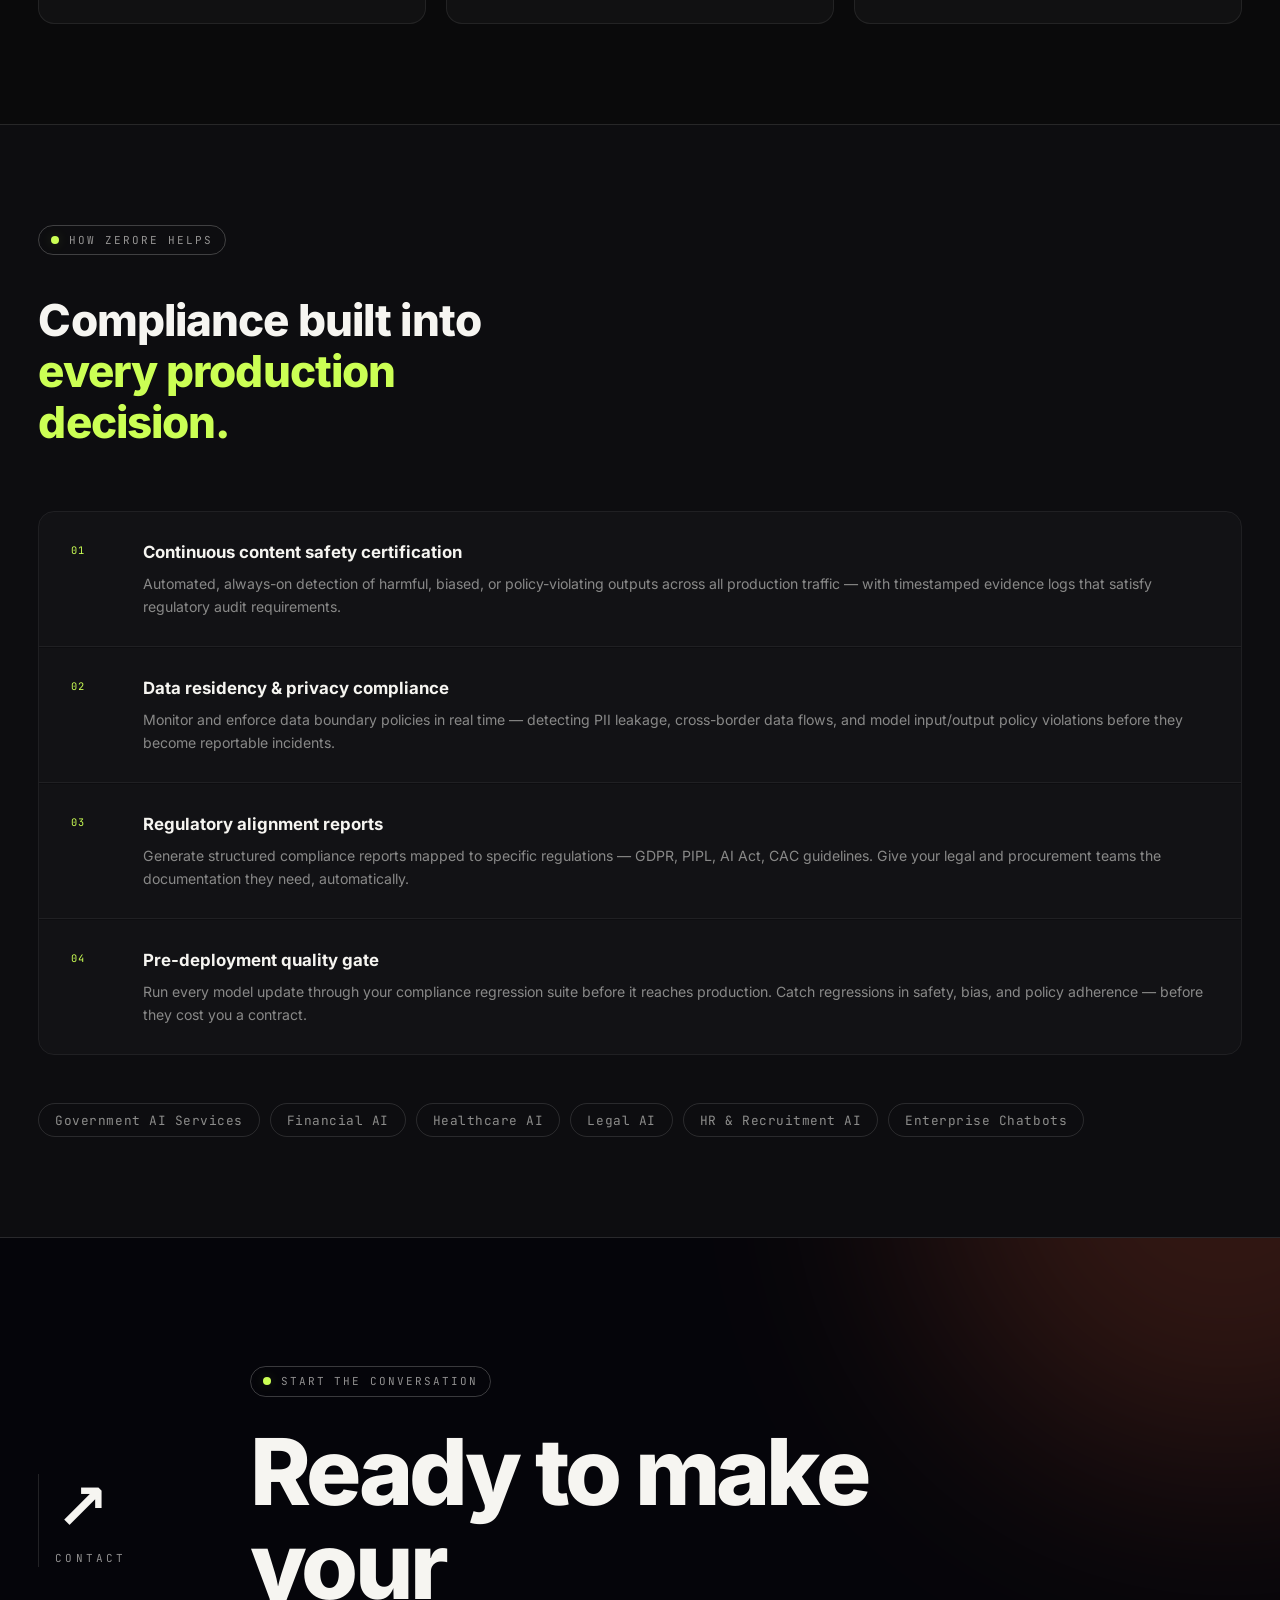
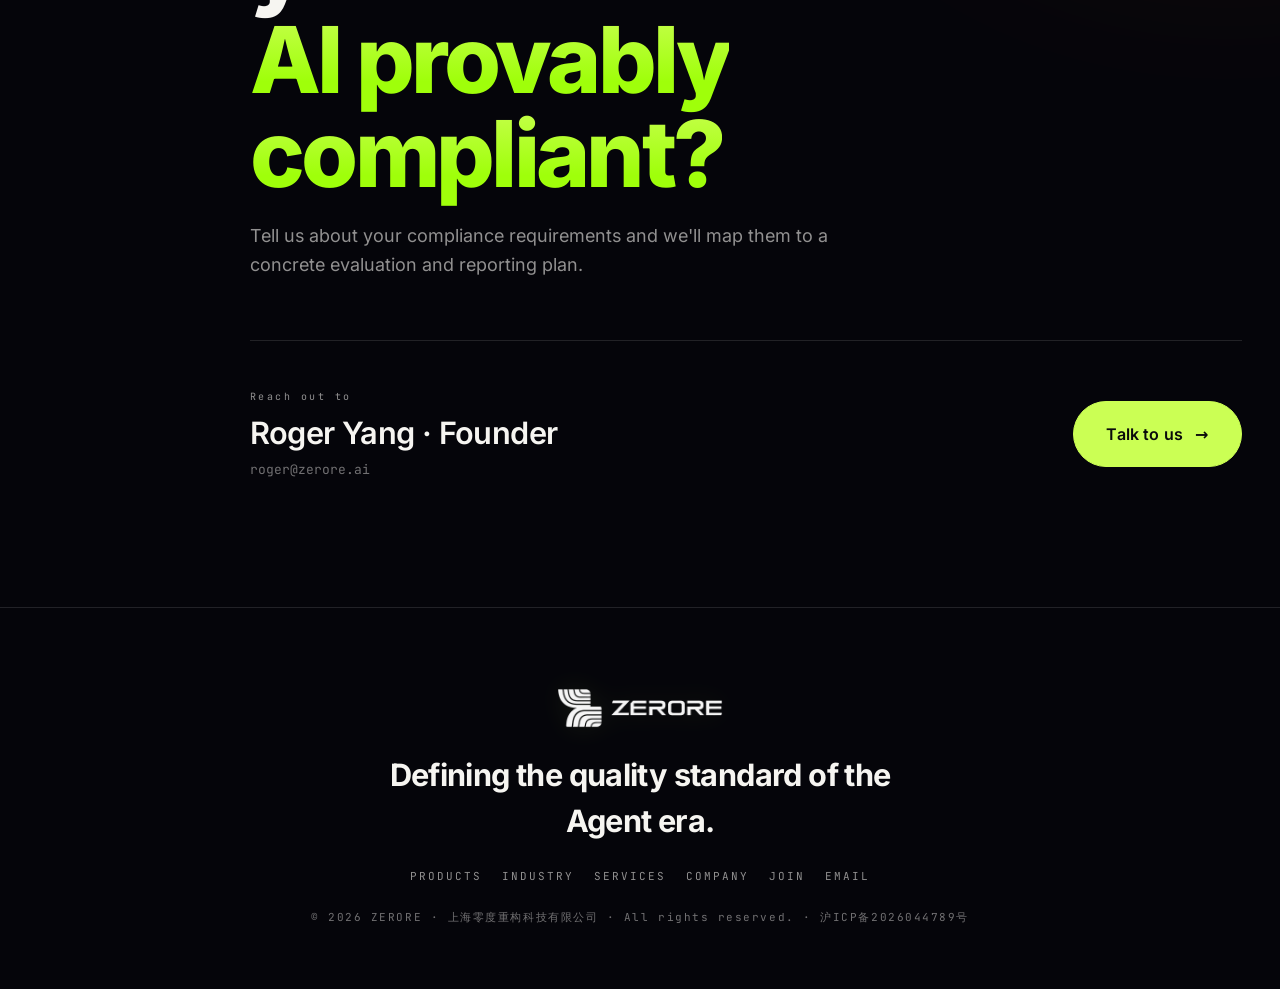
<file: industry-enterprise.html>
<!doctype html>
<html lang="en" data-lang="en">
  <head>
    <meta charset="utf-8">
    <meta name="viewport" content="width=device-width, initial-scale=1, viewport-fit=cover">
    <title>Gov &amp; Enterprise · Industry · ZERORE</title>
    <meta name="description" content="ZERORE delivers compliance-ready AI evaluation for government and enterprise deployments — content safety certification, data residency compliance, and regulatory alignment built in.">
    <meta name="theme-color" content="#0a0a0b">
    <meta name="format-detection" content="telephone=no, email=no, address=no">
    <meta property="og:type" content="website">
    <meta property="og:site_name" content="ZERORE">
    <meta property="og:title" content="Gov &amp; Enterprise · ZERORE">
    <meta property="og:description" content="Regulated AI needs proof, not promises.">
    <meta property="og:url" content="https://zerore.ai/industry-enterprise.html">
    <meta property="og:image" content="https://zerore.ai/assets/og-cover.png">
    <meta name="twitter:card" content="summary_large_image">
    <meta name="twitter:title" content="Gov &amp; Enterprise · ZERORE">
    <meta name="twitter:description" content="Regulated AI needs proof, not promises.">
    <meta name="twitter:image" content="https://zerore.ai/assets/og-cover.png">
    <link rel="canonical" href="https://zerore.ai/industry-enterprise.html">
    <link rel="preload" href="fonts.css" as="style">
    <link rel="preload" href="styles.css?v=20260513c" as="style">
    <link rel="preload" href="assets/fonts/inter-56724408.woff2" as="font" type="font/woff2" crossorigin>
    <link rel="preload" href="assets/fonts/jetbrainsmono-480c0625.woff2" as="font" type="font/woff2" crossorigin>
    <link rel="preload" href="assets/fonts/crimsonpro-56478c1d.woff2" as="font" type="font/woff2" crossorigin>
    <link rel="stylesheet" href="fonts.css">
    <link rel="icon" type="image/png" sizes="32x32" href="assets/favicon-32.png">
    <link rel="icon" type="image/png" sizes="16x16" href="assets/favicon-16.png">
    <link rel="apple-touch-icon" href="assets/apple-touch-icon.png">
    <link rel="manifest" href="site.webmanifest">
    <link rel="stylesheet" href="styles.css?v=20260513c">
    <script>
      (function () {
        try {
          var s = localStorage.getItem('zerore-lang');
          if (s === 'zh' || s === 'en') {
            document.documentElement.setAttribute('data-lang', s);
            document.documentElement.setAttribute('lang', s === 'zh' ? 'zh-CN' : 'en');
          }
        } catch (e) {}
      })();
    </script>
  </head>
  <body>
    <a class="skip-link" href="#main"><span lang="en">Skip to content</span><span lang="zh">跳到正文</span></a>
    <div class="grain" aria-hidden="true"></div>
    <div class="cursor" aria-hidden="true"><span></span></div>

    <!-- NAV -->
    <header class="nav nav--scrolled nav--over-dark" id="nav">
      <a class="nav__brand" href="index.html" aria-label="ZERORE home">
        <img class="nav__logo" src="assets/logo-full-white.webp?v=20260421b" alt="ZERORE">
      </a>
      <nav class="nav__links" aria-label="Primary">
        <a href="products.html"><span lang="en">Products</span><span lang="zh">产品</span></a>
        <a href="industry.html"><span lang="en">Industry</span><span lang="zh">行业</span></a>
        <a href="services.html"><span lang="en">Services</span><span lang="zh">服务</span></a>
        <a href="company.html"><span lang="en">Company</span><span lang="zh">公司</span></a>
      </nav>
      <div class="nav__right">
        <button type="button" class="lang" id="langToggle" aria-label="Toggle language / 切换语言" aria-live="polite">
          <span class="lang__slot" data-lang-label="en">EN</span>
          <span class="lang__sep">/</span>
          <span class="lang__slot" data-lang-label="zh">中</span>
        </button>
        <a class="nav__cta" href="mailto:roger@zerore.ai?subject=Enterprise%20AI%20Compliance%20Enquiry">
          <span lang="en">Let's talk</span><span lang="zh">聊聊合作</span>
          <span aria-hidden="true">→</span>
        </a>
      </div>
    </header>

    <main id="main">

      <!-- ══════════  HERO  ══════════ -->
      <section class="ind-hero">
        <div class="ind-hero__bg ind-card__visual--enterprise" aria-hidden="true"></div>
        <div class="shell ind-hero__shell">

          <p class="ind-hero__bread">
            <a href="index.html">ZERORE</a>
            <span>/</span>
            <a href="industry.html">INDUSTRY</a>
            <span>/</span>
            GOV &amp; ENTERPRISE
          </p>

          <p class="ind-hero__tag">VERTICAL · 03</p>

          <h1 class="ind-hero__title reveal">
            <span lang="en">Regulated AI needs<br><em>proof, not promises.</em></span>
            <span lang="zh">监管场景的 AI 需要<br><em>证据，不是承诺。</em></span>
          </h1>

          <p class="ind-hero__sub reveal reveal--1">
            <span lang="en">Government and enterprise AI deployments operate under strict compliance requirements. ZERORE builds the evaluation infrastructure that turns "compliant in theory" into "compliant in production."</span>
            <span lang="zh">政府和企业级 AI 部署受到严格合规要求约束。ZERORE 构建评测基础设施，将"理论上合规"转化为"生产环境中合规"。</span>
          </p>

          <div class="hero__actions reveal reveal--2">
            <a class="btn btn--primary" href="mailto:roger@zerore.ai?subject=Enterprise%20AI%20Compliance%20Enquiry">
              <span lang="en">Talk to us</span><span lang="zh">联系我们</span>
              <span class="btn__arrow" aria-hidden="true">→</span>
            </a>
            <a class="btn btn--ghost" href="industry.html">
              <span lang="en">All industries</span><span lang="zh">全部行业</span>
              <span class="btn__arrow" aria-hidden="true">↗</span>
            </a>
          </div>

        </div>
      </section>

      <!-- ══════════  THE CHALLENGE  ══════════ -->
      <section class="ind-section">
        <div class="shell">
          <div class="ind-section__header reveal">
            <p class="eyebrow eyebrow--light">
              <span class="dot"></span>
              <span lang="en">The challenge</span><span lang="zh">行业挑战</span>
            </p>
            <h2 class="ind-section__title reveal reveal--1">
              <span lang="en">Compliance gaps become <em>front-page stories.</em></span>
              <span lang="zh">合规漏洞变成<em>头版新闻。</em></span>
            </h2>
            <p class="ind-section__sub reveal reveal--2">
              <span lang="en">For regulated AI deployments, a single violation isn't a bug report — it's a regulatory inquiry, a contract termination, or a public incident. The cost of failure here is existential.</span>
              <span lang="zh">对于受监管的 AI 部署，一次违规不是 bug 报告——而是监管调查、合同终止，或公开事件。这里的失败代价是存续层面的。</span>
            </p>
          </div>

          <div class="ind-problems">
            <div class="ind-problem reveal">
              <span class="ind-problem__num">PROBLEM · 01</span>
              <h3 class="ind-problem__title">
                <span lang="en">No continuous compliance evidence</span>
                <span lang="zh">缺乏持续合规证据</span>
              </h3>
              <p class="ind-problem__body">
                <span lang="en">Point-in-time audits miss what happens in production day-to-day. Regulators and enterprise customers increasingly require ongoing, automated proof that your AI behaves within policy — not just at certification time.</span>
                <span lang="zh">时点审计无法覆盖日常生产中发生的事。监管机构和企业客户越来越需要持续的、自动化的证明，而不仅仅是认证时刻的合规快照。</span>
              </p>
            </div>
            <div class="ind-problem reveal reveal--1">
              <span class="ind-problem__num">PROBLEM · 02</span>
              <h3 class="ind-problem__title">
                <span lang="en">Data residency &amp; privacy exposure</span>
                <span lang="zh">数据合规与隐私风险</span>
              </h3>
              <p class="ind-problem__body">
                <span lang="en">Enterprise AI often processes sensitive data. Without strict controls on what the model sees, logs, or routes externally, you risk GDPR, PIPL, or sector-specific data-residency violations — silently, at scale.</span>
                <span lang="zh">企业级 AI 通常处理敏感数据。若缺乏对模型可见内容、日志记录与外部路由的严格管控，你将面临 GDPR、个人信息保护法或行业专项数据合规违规——在规模化场景中悄然发生。</span>
              </p>
            </div>
            <div class="ind-problem reveal reveal--2">
              <span class="ind-problem__num">PROBLEM · 03</span>
              <h3 class="ind-problem__title">
                <span lang="en">Harmful content at enterprise scale</span>
                <span lang="zh">企业规模的有害内容</span>
              </h3>
              <p class="ind-problem__body">
                <span lang="en">LLM outputs that are biased, discriminatory, or policy-violating can affect millions of users before detection. The latency between production failure and discovery is the risk window — and it's usually too long.</span>
                <span lang="zh">有偏见、歧视性或违反政策的大语言模型输出，可能在被检测到之前已影响数百万用户。生产失效到发现之间的延迟就是风险窗口——而这个窗口通常太长了。</span>
              </p>
            </div>
          </div>
        </div>
      </section>

      <!-- ══════════  HOW ZERORE HELPS  ══════════ -->
      <section class="ind-section ind-section--alt">
        <div class="shell">
          <div class="ind-section__header reveal">
            <p class="eyebrow eyebrow--light">
              <span class="dot"></span>
              <span lang="en">How ZERORE helps</span><span lang="zh">ZERORE 如何解决</span>
            </p>
            <h2 class="ind-section__title reveal reveal--1">
              <span lang="en">Compliance built into<br><em>every production decision.</em></span>
              <span lang="zh">将合规内嵌于<br><em>每一个生产决策。</em></span>
            </h2>
          </div>

          <div class="ind-capabilities reveal">
            <div class="ind-cap">
              <span class="ind-cap__num">01</span>
              <div>
                <h3 class="ind-cap__title">
                  <span lang="en">Continuous content safety certification</span>
                  <span lang="zh">持续内容安全认证</span>
                </h3>
                <p class="ind-cap__body">
                  <span lang="en">Automated, always-on detection of harmful, biased, or policy-violating outputs across all production traffic — with timestamped evidence logs that satisfy regulatory audit requirements.</span>
                  <span lang="zh">对全量生产流量进行自动化、常态化的有害/偏见/违规输出检测，生成带时间戳的证据日志，满足监管审计要求。</span>
                </p>
              </div>
            </div>
            <div class="ind-cap">
              <span class="ind-cap__num">02</span>
              <div>
                <h3 class="ind-cap__title">
                  <span lang="en">Data residency &amp; privacy compliance</span>
                  <span lang="zh">数据合规与隐私边界</span>
                </h3>
                <p class="ind-cap__body">
                  <span lang="en">Monitor and enforce data boundary policies in real time — detecting PII leakage, cross-border data flows, and model input/output policy violations before they become reportable incidents.</span>
                  <span lang="zh">实时监控并执行数据边界策略——在个人信息泄漏、跨境数据流动及模型输入/输出违规演变为须上报事件之前加以拦截。</span>
                </p>
              </div>
            </div>
            <div class="ind-cap">
              <span class="ind-cap__num">03</span>
              <div>
                <h3 class="ind-cap__title">
                  <span lang="en">Regulatory alignment reports</span>
                  <span lang="zh">监管对齐报告</span>
                </h3>
                <p class="ind-cap__body">
                  <span lang="en">Generate structured compliance reports mapped to specific regulations — GDPR, PIPL, AI Act, CAC guidelines. Give your legal and procurement teams the documentation they need, automatically.</span>
                  <span lang="zh">生成与特定法规对齐的结构化合规报告——GDPR、个人信息保护法、欧盟 AI 法案、国家互联网信息办公室指引。自动为法务与采购团队提供所需文档。</span>
                </p>
              </div>
            </div>
            <div class="ind-cap">
              <span class="ind-cap__num">04</span>
              <div>
                <h3 class="ind-cap__title">
                  <span lang="en">Pre-deployment quality gate</span>
                  <span lang="zh">上线前质量门控</span>
                </h3>
                <p class="ind-cap__body">
                  <span lang="en">Run every model update through your compliance regression suite before it reaches production. Catch regressions in safety, bias, and policy adherence — before they cost you a contract.</span>
                  <span lang="zh">每次模型更新在上线前均通过合规回归测试套件审查。在损失合同之前，提前捕捉安全性、偏见与政策遵从度的回归。</span>
                </p>
              </div>
            </div>
          </div>

          <!-- Use-case tags -->
          <div class="ind-usecases reveal">
            <span class="ind-usecase-tag">
              <span lang="en">Government AI Services</span><span lang="zh">政务 AI 服务</span>
            </span>
            <span class="ind-usecase-tag">
              <span lang="en">Financial AI</span><span lang="zh">金融 AI</span>
            </span>
            <span class="ind-usecase-tag">
              <span lang="en">Healthcare AI</span><span lang="zh">医疗 AI</span>
            </span>
            <span class="ind-usecase-tag">
              <span lang="en">Legal AI</span><span lang="zh">法律 AI</span>
            </span>
            <span class="ind-usecase-tag">
              <span lang="en">HR &amp; Recruitment AI</span><span lang="zh">人力资源 AI</span>
            </span>
            <span class="ind-usecase-tag">
              <span lang="en">Enterprise Chatbots</span><span lang="zh">企业智能助手</span>
            </span>
          </div>
        </div>
      </section>

      <!-- ══════════  CTA  ══════════ -->
      <section class="section section--ink section--join" id="cta">
        <div class="join__aurora" aria-hidden="true">
          <span class="aurora aurora--f"></span>
        </div>
        <div class="shell section--split">
          <aside class="section__rail">
            <span class="rail__i">↗</span>
            <span class="rail__k"><span lang="en">CONTACT</span><span lang="zh">联系</span></span>
          </aside>
          <div class="section__body">
            <header class="section__head section__head--dark">
              <p class="eyebrow eyebrow--light reveal">
                <span class="dot"></span>
                <span lang="en">Start the conversation</span><span lang="zh">开启对话</span>
              </p>
              <h2 class="section__title section__title--dark section__title--xl reveal reveal--1">
                <span lang="en">Ready to make your<br><em>AI provably compliant?</em></span>
                <span lang="zh">准备好让你的<br><em>AI 合规有据可查了吗？</em></span>
              </h2>
              <p class="section__lede section__lede--dark reveal reveal--2">
                <span lang="en">Tell us about your compliance requirements and we'll map them to a concrete evaluation and reporting plan.</span>
                <span lang="zh">告诉我们你的合规要求，我们将为你制定具体的评测与报告方案。</span>
              </p>
            </header>
            <div class="join__contact reveal">
              <div>
                <p class="contact__k"><span lang="en">Reach out to</span><span lang="zh">联系</span></p>
                <p class="contact__v">Roger Yang · Founder</p>
                <p class="contact__email">roger@zerore.ai</p>
              </div>
              <a class="btn btn--primary btn--lg" href="mailto:roger@zerore.ai?subject=Enterprise%20AI%20Compliance%20Enquiry">
                <span lang="en">Talk to us</span><span lang="zh">立即联系</span>
                <span class="btn__arrow" aria-hidden="true">→</span>
              </a>
            </div>
          </div>
        </div>
      </section>

      <!-- ══════════  FOOTER  ══════════ -->
      <footer class="foot">
        <div class="shell foot__shell">
          <div class="foot__brand">
            <img class="foot__logo" src="assets/logo-full-white.webp?v=20260421b" alt="ZERORE">
          </div>
          <p class="foot__tag">
            <span lang="en">Defining the quality standard of the Agent era.</span>
            <span lang="zh">定义 Agent 时代的质量标准。</span>
          </p>
          <ul class="foot__links">
            <li><a href="products.html"><span lang="en">Products</span><span lang="zh">产品</span></a></li>
            <li><a href="industry.html"><span lang="en">Industry</span><span lang="zh">行业</span></a></li>
            <li><a href="services.html"><span lang="en">Services</span><span lang="zh">服务</span></a></li>
            <li><a href="company.html"><span lang="en">Company</span><span lang="zh">公司</span></a></li>
            <li><a href="index.html#join"><span lang="en">Join</span><span lang="zh">加入</span></a></li>
            <li><a href="mailto:roger@zerore.ai">Email</a></li>
          </ul>
          <p class="foot__copy">© 2026 ZERORE · 上海零度重构科技有限公司 · All rights reserved. · <a class="foot__icp" href="https://beian.miit.gov.cn/" target="_blank" rel="noopener noreferrer">沪ICP备2026044789号</a></p>
        </div>
      </footer>

    </main>

    <script>
      (function () {
        var html = document.documentElement;
        var toggle = document.getElementById('langToggle');
        function applyLang(lang) {
          html.setAttribute('data-lang', lang);
          html.setAttribute('lang', lang === 'zh' ? 'zh-CN' : 'en');
          if (toggle) {
            toggle.querySelectorAll('[data-lang-label]').forEach(function (el) {
              el.classList.toggle('is-active', el.dataset.langLabel === lang);
            });
          }
          try { localStorage.setItem('zerore-lang', lang); } catch (e) {}
        }
        applyLang(html.getAttribute('data-lang') || 'en');
        if (toggle) {
          toggle.addEventListener('click', function () {
            applyLang(html.getAttribute('data-lang') === 'zh' ? 'en' : 'zh');
          });
        }
        window.addEventListener('load', function () {
          document.body.classList.add('is-loaded');
          setTimeout(function () { document.body.classList.add('is-settled'); }, 900);
        });
        var nav = document.getElementById('nav');
        window.addEventListener('scroll', function () {
          nav.classList.toggle('nav--scrolled', window.scrollY > 24);
        }, { passive: true });
        var io = new IntersectionObserver(function (entries) {
          entries.forEach(function (e) {
            if (e.isIntersecting) { e.target.classList.add('is-visible'); io.unobserve(e.target); }
          });
        }, { threshold: 0.14, rootMargin: '0px 0px -40px 0px' });
        document.querySelectorAll('.reveal').forEach(function (el) { io.observe(el); });
        var cursor = document.querySelector('.cursor');
        if (cursor && matchMedia('(pointer: fine)').matches) {
          var cx = 0, cy = 0, tx = 0, ty = 0, raf;
          function loop() {
            cx += (tx - cx) * 0.18; cy += (ty - cy) * 0.18;
            cursor.style.transform = 'translate3d(' + cx + 'px,' + cy + 'px,0)';
            raf = requestAnimationFrame(loop);
          }
          window.addEventListener('pointermove', function (e) {
            tx = e.clientX; ty = e.clientY;
            if (!raf) loop();
            cursor.classList.add('is-active');
          });
          window.addEventListener('pointerleave', function () { cursor.classList.remove('is-active'); });
        }
      })();
    </script>
  </body>
</html>
</file>
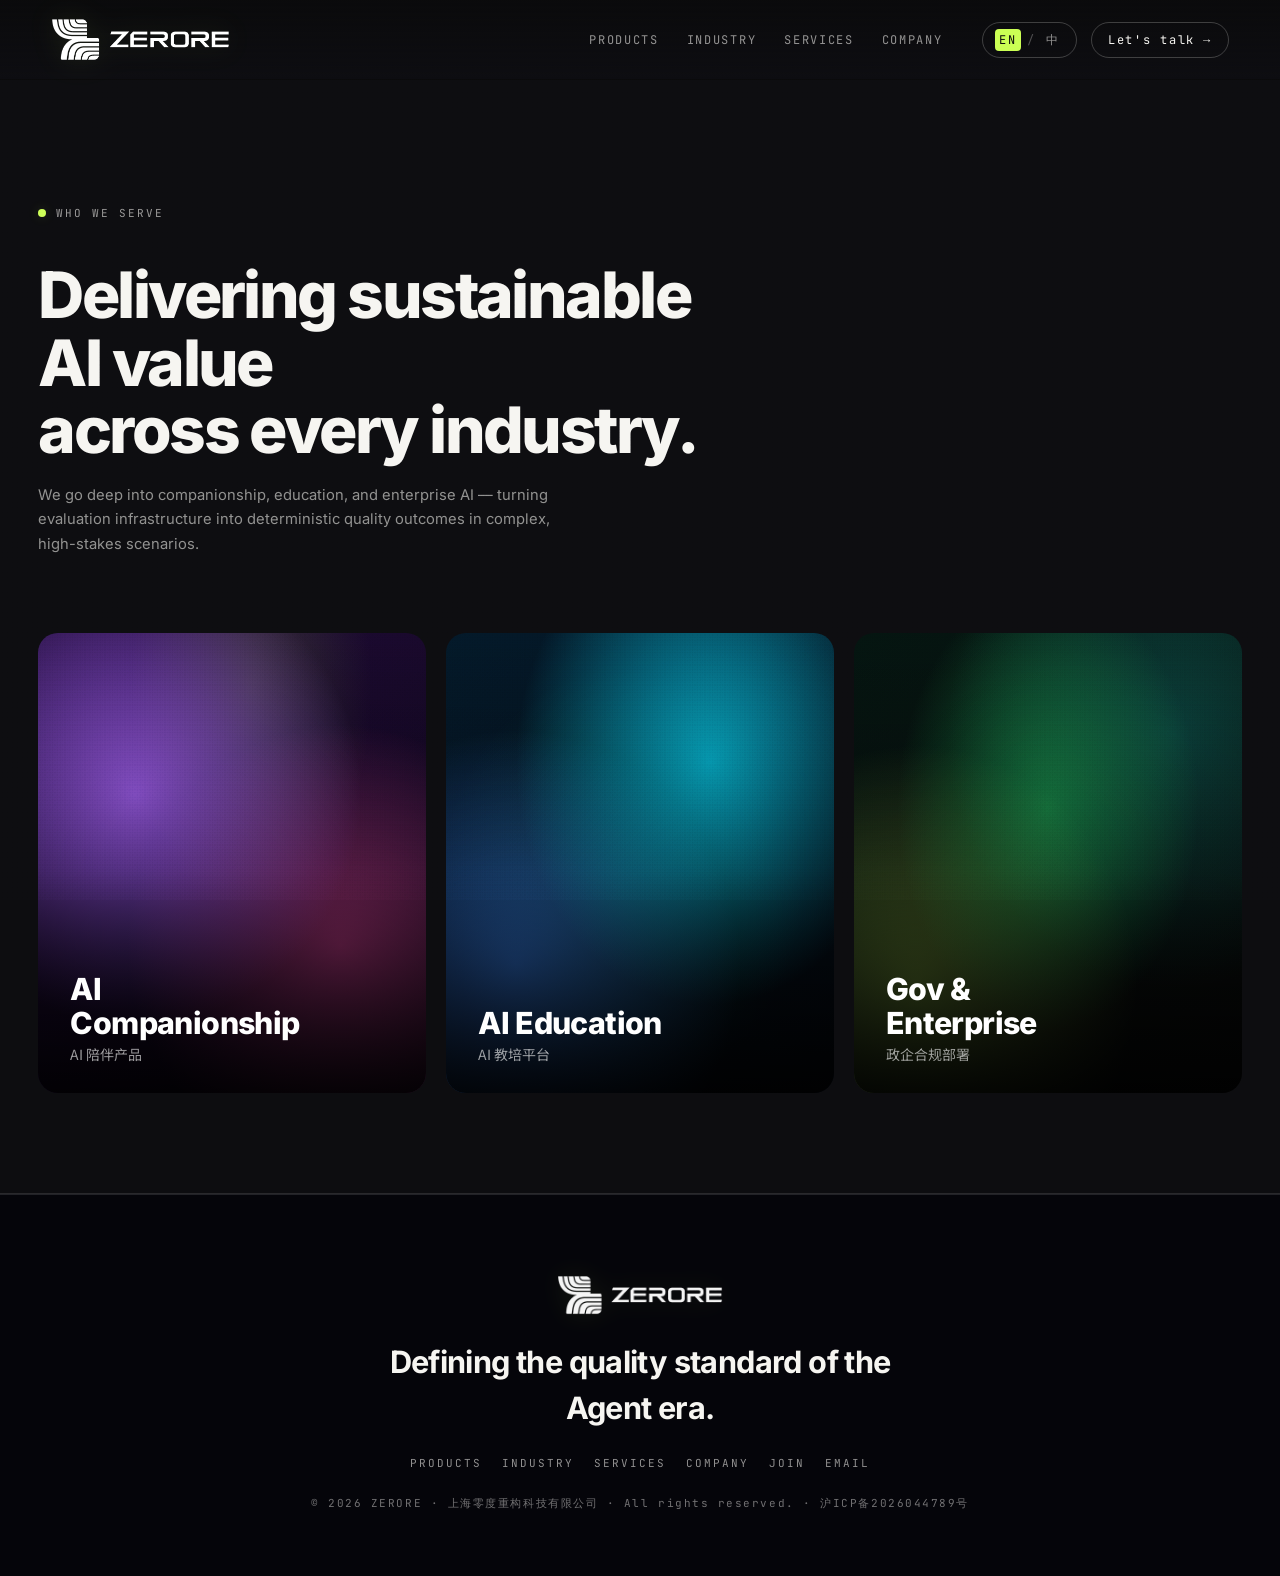
<file: industry.html>
<!doctype html>
<html lang="en" data-lang="en">
  <head>
    <meta charset="utf-8">
    <meta name="viewport" content="width=device-width, initial-scale=1, viewport-fit=cover">
    <title>Industry · ZERORE</title>
    <meta name="description" content="ZERORE delivers AI quality infrastructure across AI Companionship, AI Education, and Gov & Enterprise — where quality failures cost the most.">
    <meta name="theme-color" content="#0a0a0b">
    <link rel="canonical" href="https://zerore.ai/industry.html">
    <meta property="og:type" content="website">
    <meta property="og:site_name" content="ZERORE">
    <meta property="og:title" content="Industry · ZERORE">
    <meta property="og:description" content="ZERORE delivers AI quality infrastructure across AI Companionship, AI Education, and Gov &amp; Enterprise — where quality failures cost the most.">
    <meta property="og:url" content="https://zerore.ai/industry.html">
    <meta property="og:image" content="https://zerore.ai/assets/og-cover.png">
    <meta name="twitter:card" content="summary_large_image">
    <meta name="twitter:title" content="Industry · ZERORE">
    <meta name="twitter:description" content="ZERORE delivers AI quality infrastructure across AI Companionship, AI Education, and Gov &amp; Enterprise — where quality failures cost the most.">
    <meta name="twitter:image" content="https://zerore.ai/assets/og-cover.png">
    <link rel="preload" href="fonts.css" as="style">
    <link rel="preload" href="styles.css?v=20260513c" as="style">
    <link rel="preload" href="assets/fonts/inter-56724408.woff2" as="font" type="font/woff2" crossorigin>
    <link rel="preload" href="assets/fonts/jetbrainsmono-480c0625.woff2" as="font" type="font/woff2" crossorigin>
    <link rel="preload" href="assets/fonts/crimsonpro-56478c1d.woff2" as="font" type="font/woff2" crossorigin>
    <link rel="stylesheet" href="fonts.css">
    <link rel="icon" type="image/png" sizes="32x32" href="assets/favicon-32.png">
    <link rel="icon" type="image/png" sizes="16x16" href="assets/favicon-16.png">
    <link rel="apple-touch-icon" href="assets/apple-touch-icon.png">
    <link rel="manifest" href="site.webmanifest">
    <link rel="stylesheet" href="styles.css?v=20260513c">
    <script>
      (function(){try{var s=localStorage.getItem('zerore-lang');if(s==='zh'||s==='en'){document.documentElement.setAttribute('data-lang',s);document.documentElement.setAttribute('lang',s==='zh'?'zh-CN':'en');}}catch(e){}})();
    </script>
  </head>
  <body>
    <a class="skip-link" href="#main"><span lang="en">Skip to content</span><span lang="zh">跳到正文</span></a>
    <div class="grain" aria-hidden="true"></div>
    <div class="cursor" aria-hidden="true"><span></span></div>

    <header class="nav nav--scrolled nav--over-dark" id="nav">
      <a class="nav__brand" href="index.html" aria-label="ZERORE home">
        <img class="nav__logo" src="assets/logo-full-white.webp?v=20260421b" alt="ZERORE">
      </a>
      <nav class="nav__links" aria-label="Primary">
        <a href="products.html"><span lang="en">Products</span><span lang="zh">产品</span></a>
        <a href="industry.html" aria-current="page"><span lang="en">Industry</span><span lang="zh">行业</span></a>
        <a href="services.html"><span lang="en">Services</span><span lang="zh">服务</span></a>
        <a href="company.html"><span lang="en">Company</span><span lang="zh">公司</span></a>
      </nav>
      <div class="nav__right">
        <button type="button" class="lang" id="langToggle" aria-label="Toggle language / 切换语言" aria-live="polite">
          <span class="lang__slot" data-lang-label="en">EN</span>
          <span class="lang__sep">/</span>
          <span class="lang__slot" data-lang-label="zh">中</span>
        </button>
        <a class="nav__cta" href="mailto:roger@zerore.ai?subject=ZERORE%20%E2%80%94%20Let%27s%20talk">
          <span lang="en">Let's talk</span><span lang="zh">聊聊合作</span>
          <span aria-hidden="true">→</span>
        </a>
      </div>
    </header>

    <main id="main">
      <section class="section section--industry section--page-top">
        <div class="shell">

          <header class="prod-header">
            <p class="eyebrow eyebrow--light reveal">
              <span class="dot"></span>
              <span lang="en">Who we serve</span><span lang="zh">我们服务的行业</span>
            </p>
            <h1 class="prod-header__title reveal reveal--1">
              <span lang="en">Delivering sustainable AI value<br><em>across every industry.</em></span>
              <span lang="zh">在不同行业中交付<br><em>可持续的 AI 质量价值。</em></span>
            </h1>
            <p class="prod-header__sub reveal reveal--2">
              <span lang="en">We go deep into companionship, education, and enterprise AI — turning evaluation infrastructure into deterministic quality outcomes in complex, high-stakes scenarios.</span>
              <span lang="zh">深入 AI 陪伴、AI 教培与政企合规等核心领域，将评测基础设施转化为确定性质量结果，助力在复杂高风险场景中可靠交付。</span>
            </p>
          </header>

          <div class="industry-cards">
            <a class="ind-card reveal" href="industry-companionship.html" data-category="companionship">
              <div class="ind-card__visual ind-card__visual--companionship" aria-hidden="true"></div>
              <div class="ind-card__label">
                <div class="ind-card__text">
                  <span class="ind-card__en">AI Companionship</span>
                  <span class="ind-card__zh">AI 陪伴产品</span>
                </div>
                <span class="ind-card__cta">
                  <span lang="en">Explore →</span><span lang="zh">了解更多 →</span>
                </span>
              </div>
            </a>

            <a class="ind-card reveal reveal--1" href="industry-education.html" data-category="education">
              <div class="ind-card__visual ind-card__visual--education" aria-hidden="true"></div>
              <div class="ind-card__label">
                <div class="ind-card__text">
                  <span class="ind-card__en">AI Education</span>
                  <span class="ind-card__zh">AI 教培平台</span>
                </div>
                <span class="ind-card__cta">
                  <span lang="en">Explore →</span><span lang="zh">了解更多 →</span>
                </span>
              </div>
            </a>

            <a class="ind-card reveal reveal--2" href="industry-enterprise.html" data-category="enterprise">
              <div class="ind-card__visual ind-card__visual--enterprise" aria-hidden="true"></div>
              <div class="ind-card__label">
                <div class="ind-card__text">
                  <span class="ind-card__en">Gov &amp; Enterprise</span>
                  <span class="ind-card__zh">政企合规部署</span>
                </div>
                <span class="ind-card__cta">
                  <span lang="en">Explore →</span><span lang="zh">了解更多 →</span>
                </span>
              </div>
            </a>
          </div>

        </div>
      </section>

      <footer class="foot">
        <div class="shell foot__shell">
          <div class="foot__brand"><img class="foot__logo" src="assets/logo-full-white.webp?v=20260421b" alt="ZERORE"></div>
          <p class="foot__tag"><span lang="en">Defining the quality standard of the Agent era.</span><span lang="zh">定义 Agent 时代的质量标准。</span></p>
          <ul class="foot__links">
            <li><a href="products.html"><span lang="en">Products</span><span lang="zh">产品</span></a></li>
            <li><a href="industry.html"><span lang="en">Industry</span><span lang="zh">行业</span></a></li>
            <li><a href="services.html"><span lang="en">Services</span><span lang="zh">服务</span></a></li>
            <li><a href="company.html"><span lang="en">Company</span><span lang="zh">公司</span></a></li>
            <li><a href="index.html#join"><span lang="en">Join</span><span lang="zh">加入</span></a></li>
            <li><a href="mailto:roger@zerore.ai">Email</a></li>
          </ul>
          <p class="foot__copy">© 2026 ZERORE · 上海零度重构科技有限公司 · All rights reserved. · <a class="foot__icp" href="https://beian.miit.gov.cn/" target="_blank" rel="noopener noreferrer">沪ICP备2026044789号</a></p>
        </div>
      </footer>
    </main>

    <script>
      (function(){var html=document.documentElement;var toggle=document.getElementById('langToggle');function applyLang(lang){html.setAttribute('data-lang',lang);html.setAttribute('lang',lang==='zh'?'zh-CN':'en');if(toggle){toggle.querySelectorAll('[data-lang-label]').forEach(function(el){el.classList.toggle('is-active',el.dataset.langLabel===lang);});}try{localStorage.setItem('zerore-lang',lang);}catch(e){}}applyLang(html.getAttribute('data-lang')||'en');if(toggle){toggle.addEventListener('click',function(){applyLang(html.getAttribute('data-lang')==='zh'?'en':'zh');});}window.addEventListener('load',function(){document.body.classList.add('is-loaded');setTimeout(function(){document.body.classList.add('is-settled');},900);});var nav=document.getElementById('nav');window.addEventListener('scroll',function(){nav.classList.toggle('nav--scrolled',window.scrollY>24);},{passive:true});var io=new IntersectionObserver(function(entries){entries.forEach(function(e){if(e.isIntersecting){e.target.classList.add('is-visible');io.unobserve(e.target);}});},{threshold:0.14,rootMargin:'0px 0px -40px 0px'});document.querySelectorAll('.reveal').forEach(function(el){io.observe(el);});
      var filterBtns=document.querySelectorAll('.industry-filter__btn');var indCards=document.querySelectorAll('.ind-card');filterBtns.forEach(function(btn){btn.addEventListener('click',function(){filterBtns.forEach(function(b){b.classList.remove('is-active');});btn.classList.add('is-active');var f=btn.dataset.filter;indCards.forEach(function(card){if(f==='all'||card.dataset.category===f){card.classList.remove('is-hidden');}else{card.classList.add('is-hidden');}});});});
      var warpTargets=document.querySelectorAll('[data-warp]');if(!window.matchMedia('(prefers-reduced-motion: reduce)').matches&&warpTargets.length){var vh=window.innerHeight;function onWarp(){warpTargets.forEach(function(el){var rect=el.getBoundingClientRect();var d=(rect.top+rect.height/2-vh/2)/vh;el.style.transform='translate3d(0,'+(-d*40*0.2)+'px,0) skewY('+(d*6*-0.6)+'deg)';});}window.addEventListener('scroll',onWarp,{passive:true});window.addEventListener('resize',function(){vh=window.innerHeight;onWarp();});onWarp();}var cursor=document.querySelector('.cursor');if(cursor&&matchMedia('(pointer: fine)').matches){var cx=0,cy=0,tx=0,ty=0,raf;function loop(){cx+=(tx-cx)*0.18;cy+=(ty-cy)*0.18;cursor.style.transform='translate3d('+cx+'px,'+cy+'px,0)';raf=requestAnimationFrame(loop);}window.addEventListener('pointermove',function(e){tx=e.clientX;ty=e.clientY;if(!raf)loop();cursor.classList.add('is-active');});window.addEventListener('pointerleave',function(){cursor.classList.remove('is-active');});}})();
    </script>
  </body>
</html>
</file>
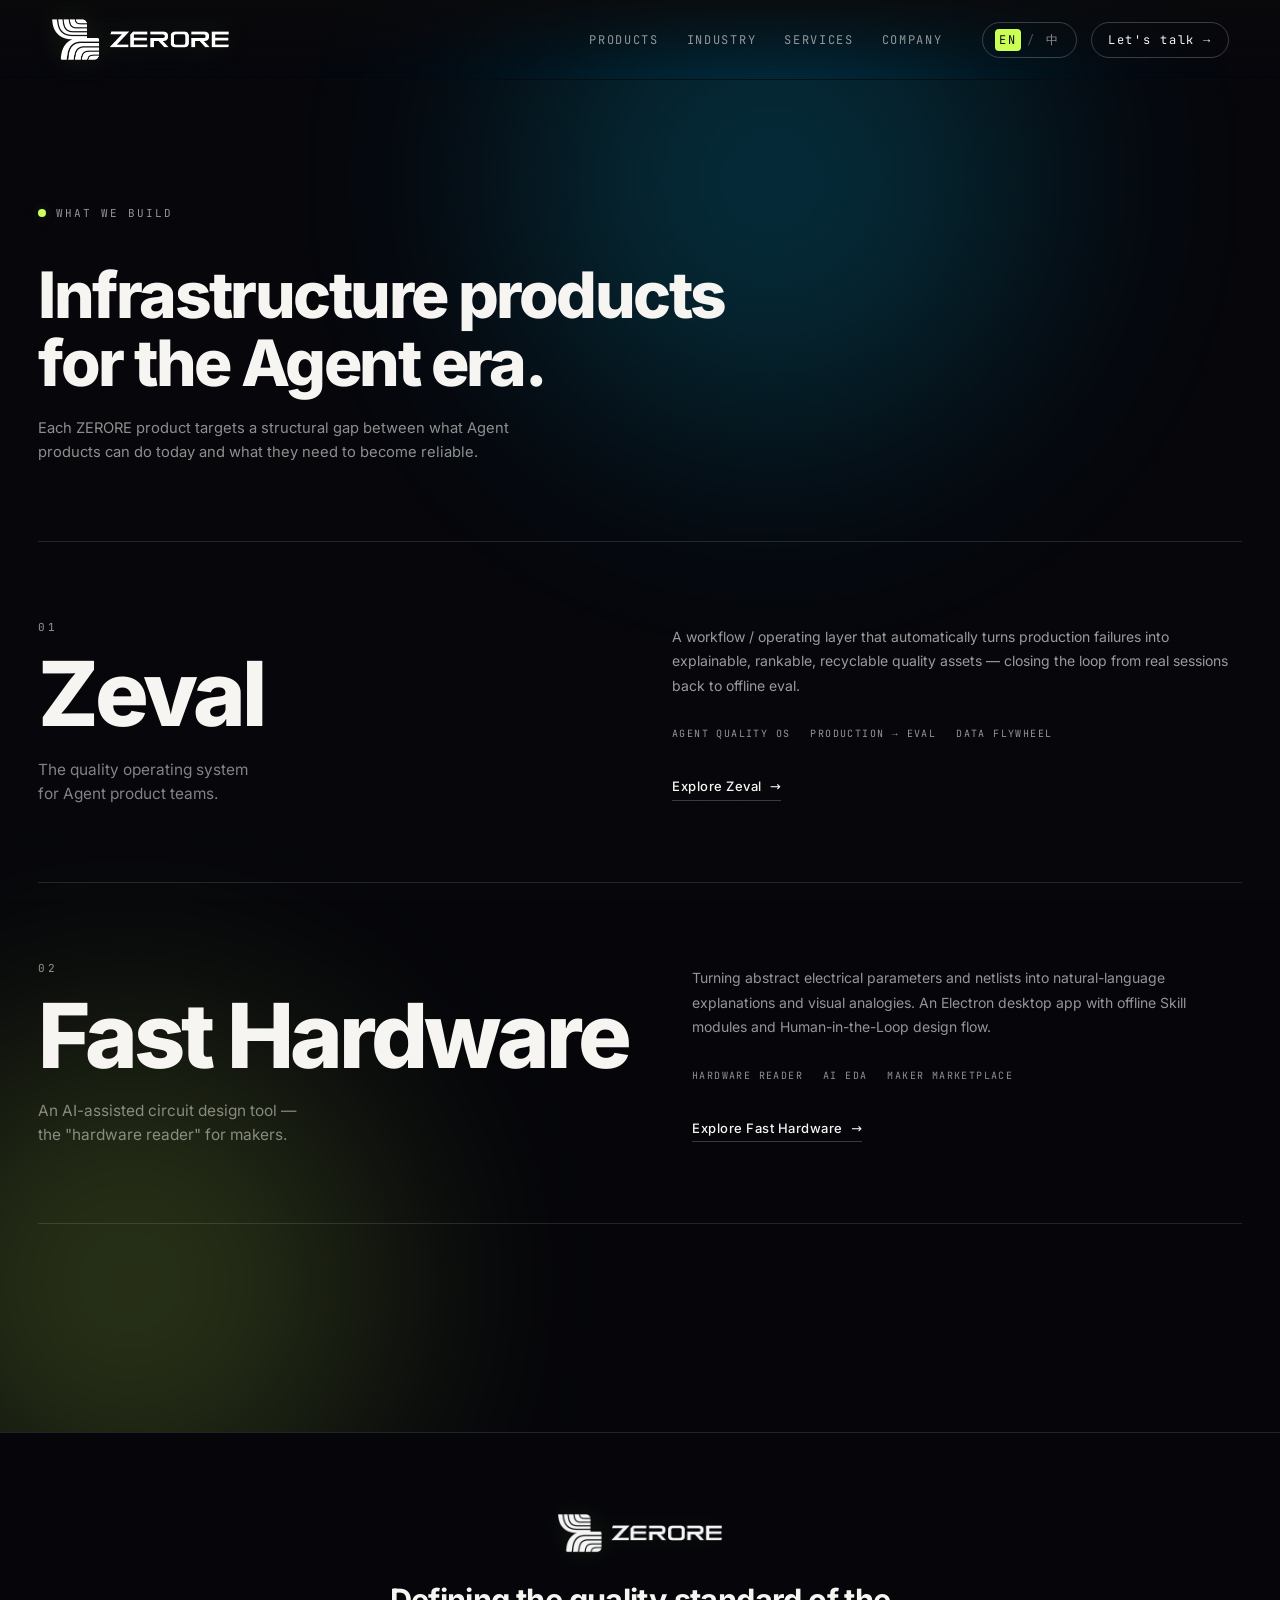
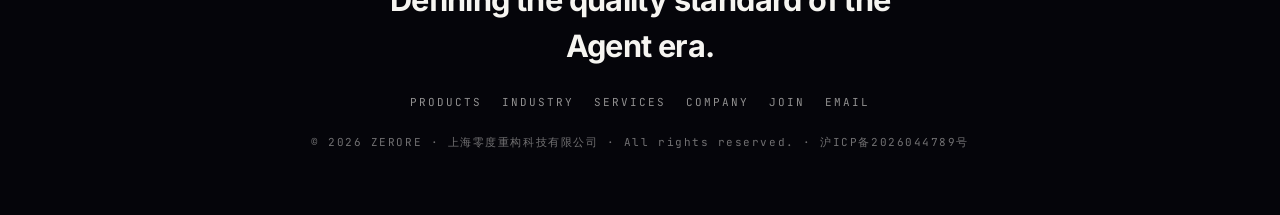
<file: products.html>
<!doctype html>
<html lang="en" data-lang="en">
  <head>
    <meta charset="utf-8">
    <meta name="viewport" content="width=device-width, initial-scale=1, viewport-fit=cover">
    <title>Products · ZERORE</title>
    <meta name="description" content="ZERORE builds infrastructure products for the Agent era — Zeval, the quality operating system for Agent product teams, and Fast Hardware, an AI-assisted circuit design tool.">
    <meta name="theme-color" content="#0a0a0b">
    <link rel="canonical" href="https://zerore.ai/products.html">
    <meta property="og:type" content="website">
    <meta property="og:site_name" content="ZERORE">
    <meta property="og:title" content="Products · ZERORE">
    <meta property="og:description" content="ZERORE builds infrastructure products for the Agent era — Zeval, the quality operating system for Agent product teams, and Fast Hardware, an AI-assisted circuit design tool.">
    <meta property="og:url" content="https://zerore.ai/products.html">
    <meta property="og:image" content="https://zerore.ai/assets/og-cover.png">
    <meta name="twitter:card" content="summary_large_image">
    <meta name="twitter:title" content="Products · ZERORE">
    <meta name="twitter:description" content="ZERORE builds infrastructure products for the Agent era — Zeval, the quality operating system for Agent product teams, and Fast Hardware, an AI-assisted circuit design tool.">
    <meta name="twitter:image" content="https://zerore.ai/assets/og-cover.png">
    <link rel="preload" href="fonts.css" as="style">
    <link rel="preload" href="styles.css?v=20260513c" as="style">
    <link rel="preload" href="assets/fonts/inter-56724408.woff2" as="font" type="font/woff2" crossorigin>
    <link rel="preload" href="assets/fonts/jetbrainsmono-480c0625.woff2" as="font" type="font/woff2" crossorigin>
    <link rel="preload" href="assets/fonts/crimsonpro-56478c1d.woff2" as="font" type="font/woff2" crossorigin>
    <link rel="stylesheet" href="fonts.css">
    <link rel="icon" type="image/png" sizes="32x32" href="assets/favicon-32.png">
    <link rel="icon" type="image/png" sizes="16x16" href="assets/favicon-16.png">
    <link rel="apple-touch-icon" href="assets/apple-touch-icon.png">
    <link rel="manifest" href="site.webmanifest">
    <link rel="stylesheet" href="styles.css?v=20260513c">
    <script>
      (function(){try{var s=localStorage.getItem('zerore-lang');if(s==='zh'||s==='en'){document.documentElement.setAttribute('data-lang',s);document.documentElement.setAttribute('lang',s==='zh'?'zh-CN':'en');}}catch(e){}})();
    </script>
  </head>
  <body>
    <a class="skip-link" href="#main"><span lang="en">Skip to content</span><span lang="zh">跳到正文</span></a>
    <div class="grain" aria-hidden="true"></div>
    <div class="cursor" aria-hidden="true"><span></span></div>

    <header class="nav nav--scrolled nav--over-dark" id="nav">
      <a class="nav__brand" href="index.html" aria-label="ZERORE home">
        <img class="nav__logo" src="assets/logo-full-white.webp?v=20260421b" alt="ZERORE">
      </a>
      <nav class="nav__links" aria-label="Primary">
        <a href="products.html" aria-current="page"><span lang="en">Products</span><span lang="zh">产品</span></a>
        <a href="industry.html"><span lang="en">Industry</span><span lang="zh">行业</span></a>
        <a href="services.html"><span lang="en">Services</span><span lang="zh">服务</span></a>
        <a href="company.html"><span lang="en">Company</span><span lang="zh">公司</span></a>
      </nav>
      <div class="nav__right">
        <button type="button" class="lang" id="langToggle" aria-label="Toggle language / 切换语言" aria-live="polite">
          <span class="lang__slot" data-lang-label="en">EN</span>
          <span class="lang__sep">/</span>
          <span class="lang__slot" data-lang-label="zh">中</span>
        </button>
        <a class="nav__cta" href="mailto:roger@zerore.ai?subject=ZERORE%20%E2%80%94%20Let%27s%20talk">
          <span lang="en">Let's talk</span><span lang="zh">聊聊合作</span>
          <span aria-hidden="true">→</span>
        </a>
      </div>
    </header>

    <main id="main">
      <section class="section section--ink section--page-top">
        <div class="zeval__aurora" aria-hidden="true">
          <span class="aurora aurora--d"></span>
          <span class="aurora aurora--e"></span>
        </div>
        <div class="shell">

          <header class="prod-header">
            <p class="eyebrow eyebrow--light reveal">
              <span class="dot"></span>
              <span lang="en">What we build</span><span lang="zh">我们在构建什么</span>
            </p>
            <h1 class="prod-header__title reveal reveal--1">
              <span lang="en">Infrastructure products<br><em>for the Agent era.</em></span>
              <span lang="zh">为 Agent 时代<br><em>打造基础产品。</em></span>
            </h1>
            <p class="prod-header__sub reveal reveal--2">
              <span lang="en">Each ZERORE product targets a structural gap between what Agent products can do today and what they need to become reliable.</span>
              <span lang="zh">每款 ZERORE 产品都针对一个结构性空白——弥合 Agent 产品当下能力与真正可靠之间的距离。</span>
            </p>
          </header>

          <div class="products-list">

            <a class="prow reveal" href="zeval.html">
              <div class="prow__left">
                <span class="prow__num">01</span>
                <h2 class="prow__name">Zeval</h2>
                <p class="prow__sub">
                  <span lang="en">The quality operating system<br>for Agent product teams.</span>
                  <span lang="zh">Agent 产品团队的<br>质量操作系统。</span>
                </p>
              </div>
              <div class="prow__right">
                <p class="prow__lede">
                  <span lang="en">A workflow / operating layer that automatically turns production failures into explainable, rankable, recyclable quality assets — closing the loop from real sessions back to offline eval.</span>
                  <span lang="zh">站在 Workflow / Operating Layer，把真实生产会话中的 failure pattern 自动转成可解释、可排序、可回流的质量资产，闭合从线上到离线评测的回路。</span>
                </p>
                <div class="prow__chips">
                  <span>Agent Quality OS</span>
                  <span>Production → Eval</span>
                  <span>Data Flywheel</span>
                </div>
                <span class="prow__cta">
                  <span lang="en">Explore Zeval</span><span lang="zh">了解 Zeval</span>
                  <span aria-hidden="true">→</span>
                </span>
              </div>
            </a>

            <a class="prow reveal reveal--1" href="fast-hardware.html">
              <div class="prow__left">
                <span class="prow__num">02</span>
                <h2 class="prow__name">Fast&nbsp;Hardware</h2>
                <p class="prow__sub">
                  <span lang="en">An AI-assisted circuit design tool —<br>the "hardware reader" for makers.</span>
                  <span lang="zh">面向新手创客的 AI 辅助<br>电路设计工具 · 硬件阅读器。</span>
                </p>
              </div>
              <div class="prow__right">
                <p class="prow__lede">
                  <span lang="en">Turning abstract electrical parameters and netlists into natural-language explanations and visual analogies. An Electron desktop app with offline Skill modules and Human-in-the-Loop design flow.</span>
                  <span lang="zh">用 AI 大模型充当认知翻译官，把抽象的电气参数与网表转成自然语言解释和可视化类比。Electron 桌面架构，按需加载 Skill 模块、Human-in-the-Loop 协同设计流。</span>
                </p>
                <div class="prow__chips">
                  <span>Hardware Reader</span>
                  <span>AI EDA</span>
                  <span>Maker Marketplace</span>
                </div>
                <span class="prow__cta">
                  <span lang="en">Explore Fast Hardware</span><span lang="zh">了解 Fast Hardware</span>
                  <span aria-hidden="true">→</span>
                </span>
              </div>
            </a>

          </div>
        </div>
      </section>

      <footer class="foot">
        <div class="shell foot__shell">
          <div class="foot__brand"><img class="foot__logo" src="assets/logo-full-white.webp?v=20260421b" alt="ZERORE"></div>
          <p class="foot__tag"><span lang="en">Defining the quality standard of the Agent era.</span><span lang="zh">定义 Agent 时代的质量标准。</span></p>
          <ul class="foot__links">
            <li><a href="products.html"><span lang="en">Products</span><span lang="zh">产品</span></a></li>
            <li><a href="industry.html"><span lang="en">Industry</span><span lang="zh">行业</span></a></li>
            <li><a href="services.html"><span lang="en">Services</span><span lang="zh">服务</span></a></li>
            <li><a href="company.html"><span lang="en">Company</span><span lang="zh">公司</span></a></li>
            <li><a href="index.html#join"><span lang="en">Join</span><span lang="zh">加入</span></a></li>
            <li><a href="mailto:roger@zerore.ai">Email</a></li>
          </ul>
          <p class="foot__copy">© 2026 ZERORE · 上海零度重构科技有限公司 · All rights reserved. · <a class="foot__icp" href="https://beian.miit.gov.cn/" target="_blank" rel="noopener noreferrer">沪ICP备2026044789号</a></p>
        </div>
      </footer>
    </main>

    <script>
      (function(){var html=document.documentElement;var toggle=document.getElementById('langToggle');function applyLang(lang){html.setAttribute('data-lang',lang);html.setAttribute('lang',lang==='zh'?'zh-CN':'en');if(toggle){toggle.querySelectorAll('[data-lang-label]').forEach(function(el){el.classList.toggle('is-active',el.dataset.langLabel===lang);});}try{localStorage.setItem('zerore-lang',lang);}catch(e){}}applyLang(html.getAttribute('data-lang')||'en');if(toggle){toggle.addEventListener('click',function(){applyLang(html.getAttribute('data-lang')==='zh'?'en':'zh');});}window.addEventListener('load',function(){document.body.classList.add('is-loaded');setTimeout(function(){document.body.classList.add('is-settled');},900);});var nav=document.getElementById('nav');window.addEventListener('scroll',function(){nav.classList.toggle('nav--scrolled',window.scrollY>24);},{passive:true});var io=new IntersectionObserver(function(entries){entries.forEach(function(e){if(e.isIntersecting){e.target.classList.add('is-visible');io.unobserve(e.target);}});},{threshold:0.14,rootMargin:'0px 0px -40px 0px'});document.querySelectorAll('.reveal').forEach(function(el){io.observe(el);});var warpTargets=document.querySelectorAll('[data-warp]');if(!window.matchMedia('(prefers-reduced-motion: reduce)').matches&&warpTargets.length){var vh=window.innerHeight;function onWarp(){warpTargets.forEach(function(el){var rect=el.getBoundingClientRect();var d=(rect.top+rect.height/2-vh/2)/vh;el.style.transform='translate3d(0,'+(-d*40*0.2)+'px,0) skewY('+(d*6*-0.6)+'deg)';});}window.addEventListener('scroll',onWarp,{passive:true});window.addEventListener('resize',function(){vh=window.innerHeight;onWarp();});onWarp();}var cursor=document.querySelector('.cursor');if(cursor&&matchMedia('(pointer: fine)').matches){var cx=0,cy=0,tx=0,ty=0,raf;function loop(){cx+=(tx-cx)*0.18;cy+=(ty-cy)*0.18;cursor.style.transform='translate3d('+cx+'px,'+cy+'px,0)';raf=requestAnimationFrame(loop);}window.addEventListener('pointermove',function(e){tx=e.clientX;ty=e.clientY;if(!raf)loop();cursor.classList.add('is-active');});window.addEventListener('pointerleave',function(){cursor.classList.remove('is-active');});}})();
    </script>
  </body>
</html>
</file>
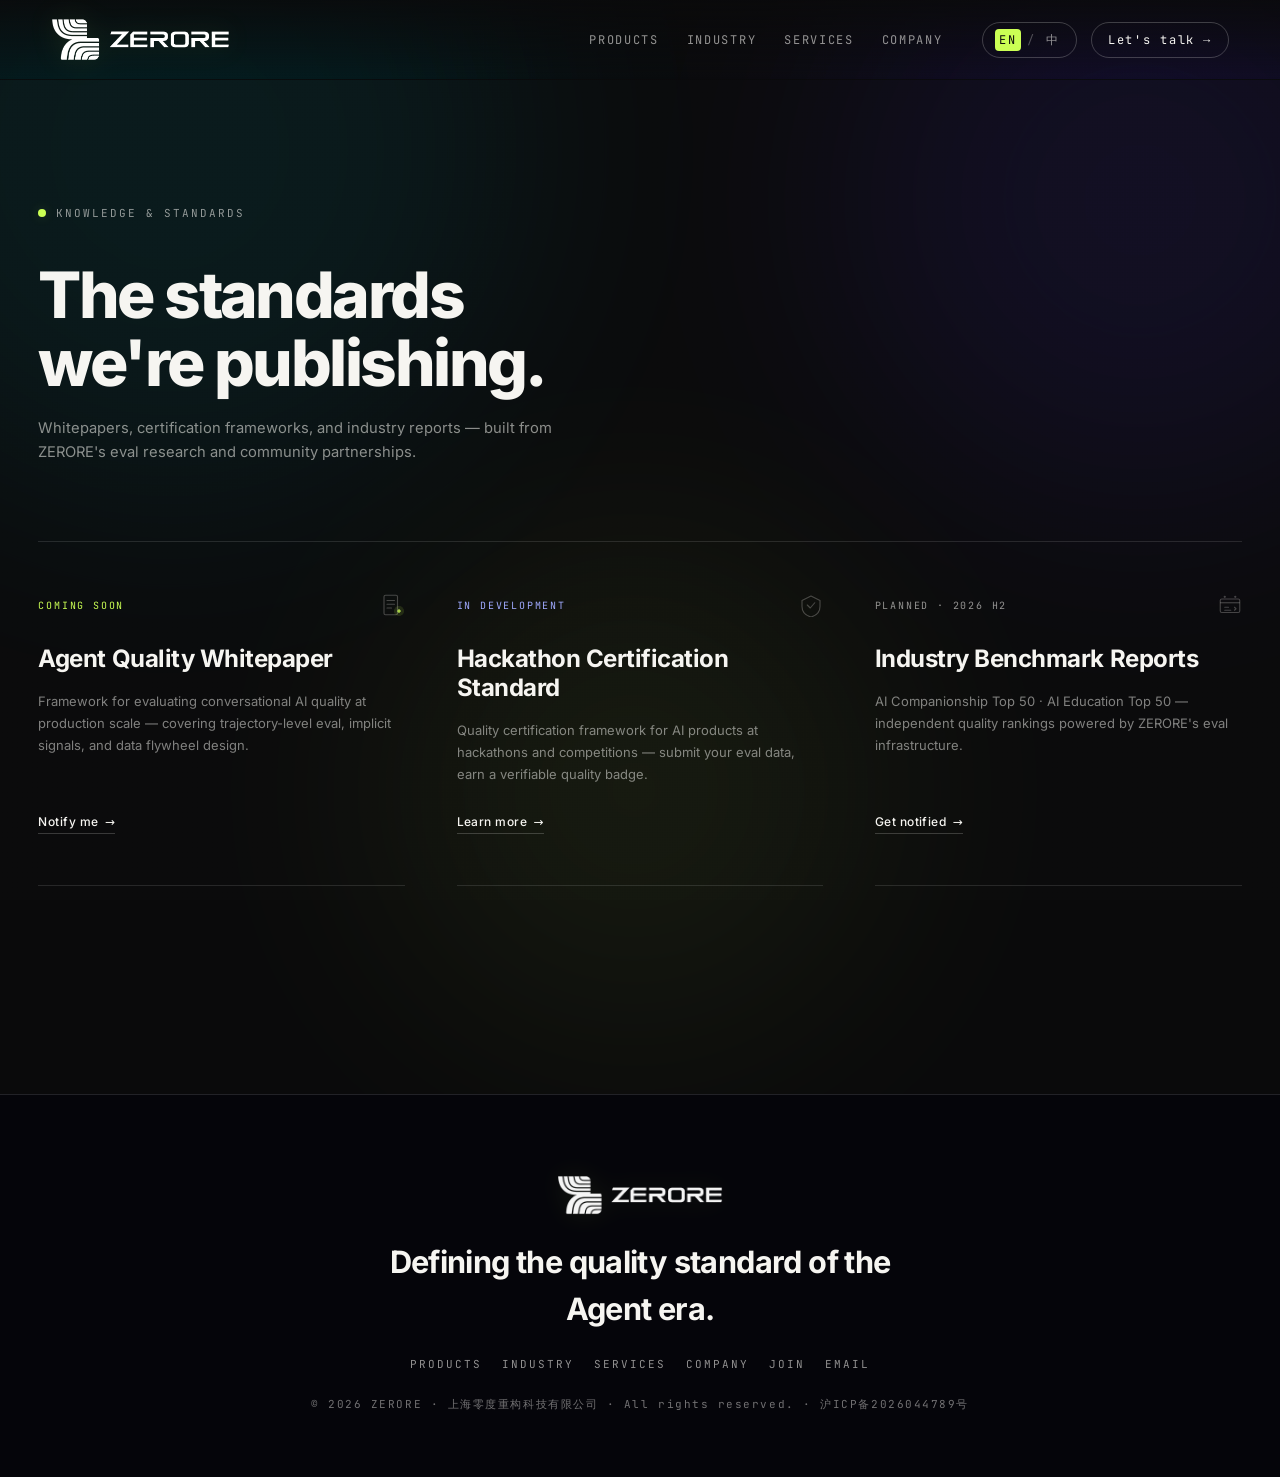
<file: resources.html>
<!doctype html>
<html lang="en" data-lang="en">
  <head>
    <meta charset="utf-8">
    <meta name="viewport" content="width=device-width, initial-scale=1, viewport-fit=cover">
    <title>Resources · ZERORE</title>
    <meta name="description" content="Explore ZERORE's upcoming Agent quality whitepapers, certification frameworks, and industry reports, shaped by evaluation research and community partnerships.">
    <meta name="theme-color" content="#0a0a0b">
    <link rel="canonical" href="https://zerore.ai/resources.html">
    <meta property="og:type" content="website">
    <meta property="og:site_name" content="ZERORE">
    <meta property="og:title" content="Resources · ZERORE">
    <meta property="og:description" content="Explore ZERORE's upcoming Agent quality whitepapers, certification frameworks, and industry reports, shaped by evaluation research and community partnerships.">
    <meta property="og:url" content="https://zerore.ai/resources.html">
    <meta property="og:image" content="https://zerore.ai/assets/og-cover.png">
    <meta name="twitter:card" content="summary_large_image">
    <meta name="twitter:title" content="Resources · ZERORE">
    <meta name="twitter:description" content="Explore ZERORE's upcoming Agent quality whitepapers, certification frameworks, and industry reports, shaped by evaluation research and community partnerships.">
    <meta name="twitter:image" content="https://zerore.ai/assets/og-cover.png">
    <link rel="preload" href="fonts.css" as="style">
    <link rel="preload" href="styles.css?v=20260513c" as="style">
    <link rel="preload" href="assets/fonts/inter-56724408.woff2" as="font" type="font/woff2" crossorigin>
    <link rel="preload" href="assets/fonts/jetbrainsmono-480c0625.woff2" as="font" type="font/woff2" crossorigin>
    <link rel="preload" href="assets/fonts/crimsonpro-56478c1d.woff2" as="font" type="font/woff2" crossorigin>
    <link rel="stylesheet" href="fonts.css">
    <link rel="icon" type="image/png" sizes="32x32" href="assets/favicon-32.png">
    <link rel="icon" type="image/png" sizes="16x16" href="assets/favicon-16.png">
    <link rel="apple-touch-icon" href="assets/apple-touch-icon.png">
    <link rel="manifest" href="site.webmanifest">
    <link rel="stylesheet" href="styles.css?v=20260513c">
    <script>
      (function(){try{var s=localStorage.getItem('zerore-lang');if(s==='zh'||s==='en'){document.documentElement.setAttribute('data-lang',s);document.documentElement.setAttribute('lang',s==='zh'?'zh-CN':'en');}}catch(e){}})();
    </script>
  </head>
  <body>
    <a class="skip-link" href="#main"><span lang="en">Skip to content</span><span lang="zh">跳到正文</span></a>
    <div class="grain" aria-hidden="true"></div>
    <div class="cursor" aria-hidden="true"><span></span></div>

    <header class="nav nav--scrolled nav--over-dark" id="nav">
      <a class="nav__brand" href="index.html" aria-label="ZERORE home">
        <img class="nav__logo" src="assets/logo-full-white.webp?v=20260421b" alt="ZERORE">
      </a>
      <nav class="nav__links" aria-label="Primary">
        <a href="products.html"><span lang="en">Products</span><span lang="zh">产品</span></a>
        <a href="industry.html"><span lang="en">Industry</span><span lang="zh">行业</span></a>
        <a href="services.html"><span lang="en">Services</span><span lang="zh">服务</span></a>
        <a href="company.html"><span lang="en">Company</span><span lang="zh">公司</span></a>
      </nav>
      <div class="nav__right">
        <button type="button" class="lang" id="langToggle" aria-label="Toggle language / 切换语言" aria-live="polite">
          <span class="lang__slot" data-lang-label="en">EN</span>
          <span class="lang__sep">/</span>
          <span class="lang__slot" data-lang-label="zh">中</span>
        </button>
        <a class="nav__cta" href="mailto:roger@zerore.ai?subject=ZERORE%20%E2%80%94%20Let%27s%20talk">
          <span lang="en">Let's talk</span><span lang="zh">聊聊合作</span>
          <span aria-hidden="true">→</span>
        </a>
      </div>
    </header>

    <main id="main">
      <section class="section section--dark section--page-top" id="resources-section">
        <div class="res-aurora" aria-hidden="true">
          <span class="aurora aurora--res1"></span>
          <span class="aurora aurora--res2"></span>
          <span class="aurora aurora--res3"></span>
        </div>
        <div class="shell">

          <header class="prod-header">
            <p class="eyebrow eyebrow--light reveal">
              <span class="dot"></span>
              <span lang="en">Knowledge &amp; standards</span><span lang="zh">知识与标准</span>
            </p>
            <h1 class="prod-header__title reveal reveal--1">
              <span lang="en">The standards<br><em>we're publishing.</em></span>
              <span lang="zh">我们正在<br><em>发布的标准。</em></span>
            </h1>
            <p class="prod-header__sub reveal reveal--2">
              <span lang="en">Whitepapers, certification frameworks, and industry reports — built from ZERORE's eval research and community partnerships.</span>
              <span lang="zh">白皮书、认证标准与行业报告——源自 ZERORE 评测研究与社区合作成果。</span>
            </p>
          </header>

          <div class="res-grid">

            <div class="res-item reveal">
              <div class="res-item__top">
                <span class="res-item__status res-item__status--soon">
                  <span lang="en">Coming soon</span><span lang="zh">即将发布</span>
                </span>
                <div class="res-item__icon" aria-hidden="true">
                  <svg width="24" height="24" viewBox="0 0 32 32" fill="none"><rect x="4" y="3" width="18" height="26" rx="2" stroke="currentColor" stroke-width="1.5"/><path d="M8 10h10M8 15h10M8 20h6" stroke="currentColor" stroke-width="1.5" stroke-linecap="round"/><circle cx="24" cy="24" r="6" fill="var(--lime)" opacity="0.12" stroke="var(--lime)" stroke-width="1.5"/><path d="M22 24h4M24 22v4" stroke="var(--lime)" stroke-width="1.5" stroke-linecap="round"/></svg>
                </div>
              </div>
              <h2 class="res-item__title">
                <span lang="en">Agent Quality Whitepaper</span>
                <span lang="zh">Agent 质量评测白皮书</span>
              </h2>
              <p class="res-item__body">
                <span lang="en">Framework for evaluating conversational AI quality at production scale — covering trajectory-level eval, implicit signals, and data flywheel design.</span>
                <span lang="zh">面向生产规模的对话 AI 质量评测框架——涵盖轨迹级评测、隐式信号层与数据飞轮设计。</span>
              </p>
              <a class="res-item__cta" href="mailto:roger@zerore.ai?subject=Whitepaper%20Notification">
                <span lang="en">Notify me</span><span lang="zh">提前通知我</span>
                <span aria-hidden="true">→</span>
              </a>
            </div>

            <div class="res-item reveal reveal--1">
              <div class="res-item__top">
                <span class="res-item__status res-item__status--dev">
                  <span lang="en">In development</span><span lang="zh">开发中</span>
                </span>
                <div class="res-item__icon" aria-hidden="true">
                  <svg width="24" height="24" viewBox="0 0 32 32" fill="none"><path d="M16 4L28 10v8c0 7-5 12-12 14C9 30 4 25 4 18v-8L16 4z" stroke="currentColor" stroke-width="1.5" stroke-linejoin="round"/><path d="M11 16l4 4 6-7" stroke="currentColor" stroke-width="1.5" stroke-linecap="round" stroke-linejoin="round"/></svg>
                </div>
              </div>
              <h2 class="res-item__title">
                <span lang="en">Hackathon Certification Standard</span>
                <span lang="zh">黑客松认证标准</span>
              </h2>
              <p class="res-item__body">
                <span lang="en">Quality certification framework for AI products at hackathons and competitions — submit your eval data, earn a verifiable quality badge.</span>
                <span lang="zh">面向黑客松与竞赛的 AI 产品质量认证体系——提交评测数据，获得可验证的质量徽章。</span>
              </p>
              <a class="res-item__cta" href="mailto:roger@zerore.ai?subject=Certification%20Enquiry">
                <span lang="en">Learn more</span><span lang="zh">了解更多</span>
                <span aria-hidden="true">→</span>
              </a>
            </div>

            <div class="res-item reveal reveal--2">
              <div class="res-item__top">
                <span class="res-item__status res-item__status--planned">
                  <span lang="en">Planned · 2026 H2</span><span lang="zh">计划中 · 2026 下半年</span>
                </span>
                <div class="res-item__icon" aria-hidden="true">
                  <svg width="24" height="24" viewBox="0 0 32 32" fill="none"><rect x="3" y="8" width="26" height="18" rx="2" stroke="currentColor" stroke-width="1.5"/><path d="M3 13h26" stroke="currentColor" stroke-width="1.5"/><circle cx="9" cy="5" r="1.5" fill="currentColor"/><circle cx="23" cy="5" r="1.5" fill="currentColor"/><path d="M9 19h5M9 23h8" stroke="currentColor" stroke-width="1.5" stroke-linecap="round"/><path d="M22 19l2 2-2 2" stroke="currentColor" stroke-width="1.5" stroke-linecap="round" stroke-linejoin="round"/></svg>
                </div>
              </div>
              <h2 class="res-item__title">
                <span lang="en">Industry Benchmark Reports</span>
                <span lang="zh">行业基准报告</span>
              </h2>
              <p class="res-item__body">
                <span lang="en">AI Companionship Top 50 · AI Education Top 50 — independent quality rankings powered by ZERORE's eval infrastructure.</span>
                <span lang="zh">AI 陪伴 Top 50 · AI 教培 Top 50——由 ZERORE 评测基础设施驱动的独立质量排行榜。</span>
              </p>
              <a class="res-item__cta" href="mailto:roger@zerore.ai?subject=Report%20Notification">
                <span lang="en">Get notified</span><span lang="zh">提前通知我</span>
                <span aria-hidden="true">→</span>
              </a>
            </div>

          </div>
        </div>
      </section>

      <footer class="foot">
        <div class="shell foot__shell">
          <div class="foot__brand"><img class="foot__logo" src="assets/logo-full-white.webp?v=20260421b" alt="ZERORE"></div>
          <p class="foot__tag"><span lang="en">Defining the quality standard of the Agent era.</span><span lang="zh">定义 Agent 时代的质量标准。</span></p>
          <ul class="foot__links">
            <li><a href="products.html"><span lang="en">Products</span><span lang="zh">产品</span></a></li>
            <li><a href="industry.html"><span lang="en">Industry</span><span lang="zh">行业</span></a></li>
            <li><a href="services.html"><span lang="en">Services</span><span lang="zh">服务</span></a></li>
            <li><a href="company.html"><span lang="en">Company</span><span lang="zh">公司</span></a></li>
            <li><a href="index.html#join"><span lang="en">Join</span><span lang="zh">加入</span></a></li>
            <li><a href="mailto:roger@zerore.ai">Email</a></li>
          </ul>
          <p class="foot__copy">© 2026 ZERORE · 上海零度重构科技有限公司 · All rights reserved. · <a class="foot__icp" href="https://beian.miit.gov.cn/" target="_blank" rel="noopener noreferrer">沪ICP备2026044789号</a></p>
        </div>
      </footer>
    </main>

    <script>
      (function(){var html=document.documentElement;var toggle=document.getElementById('langToggle');function applyLang(lang){html.setAttribute('data-lang',lang);html.setAttribute('lang',lang==='zh'?'zh-CN':'en');if(toggle){toggle.querySelectorAll('[data-lang-label]').forEach(function(el){el.classList.toggle('is-active',el.dataset.langLabel===lang);});}try{localStorage.setItem('zerore-lang',lang);}catch(e){}}applyLang(html.getAttribute('data-lang')||'en');if(toggle){toggle.addEventListener('click',function(){applyLang(html.getAttribute('data-lang')==='zh'?'en':'zh');});}window.addEventListener('load',function(){document.body.classList.add('is-loaded');setTimeout(function(){document.body.classList.add('is-settled');},900);});var nav=document.getElementById('nav');window.addEventListener('scroll',function(){nav.classList.toggle('nav--scrolled',window.scrollY>24);},{passive:true});var io=new IntersectionObserver(function(entries){entries.forEach(function(e){if(e.isIntersecting){e.target.classList.add('is-visible');io.unobserve(e.target);}});},{threshold:0.14,rootMargin:'0px 0px -40px 0px'});document.querySelectorAll('.reveal').forEach(function(el){io.observe(el);});var warpTargets=document.querySelectorAll('[data-warp]');if(!window.matchMedia('(prefers-reduced-motion: reduce)').matches&&warpTargets.length){var vh=window.innerHeight;function onWarp(){warpTargets.forEach(function(el){var rect=el.getBoundingClientRect();var d=(rect.top+rect.height/2-vh/2)/vh;el.style.transform='translate3d(0,'+(-d*40*0.2)+'px,0) skewY('+(d*6*-0.6)+'deg)';});}window.addEventListener('scroll',onWarp,{passive:true});window.addEventListener('resize',function(){vh=window.innerHeight;onWarp();});onWarp();}var cursor=document.querySelector('.cursor');if(cursor&&matchMedia('(pointer: fine)').matches){var cx=0,cy=0,tx=0,ty=0,raf;function loop(){cx+=(tx-cx)*0.18;cy+=(ty-cy)*0.18;cursor.style.transform='translate3d('+cx+'px,'+cy+'px,0)';raf=requestAnimationFrame(loop);}window.addEventListener('pointermove',function(e){tx=e.clientX;ty=e.clientY;if(!raf)loop();cursor.classList.add('is-active');});window.addEventListener('pointerleave',function(){cursor.classList.remove('is-active');});}})();
    </script>
  </body>
</html>
</file>
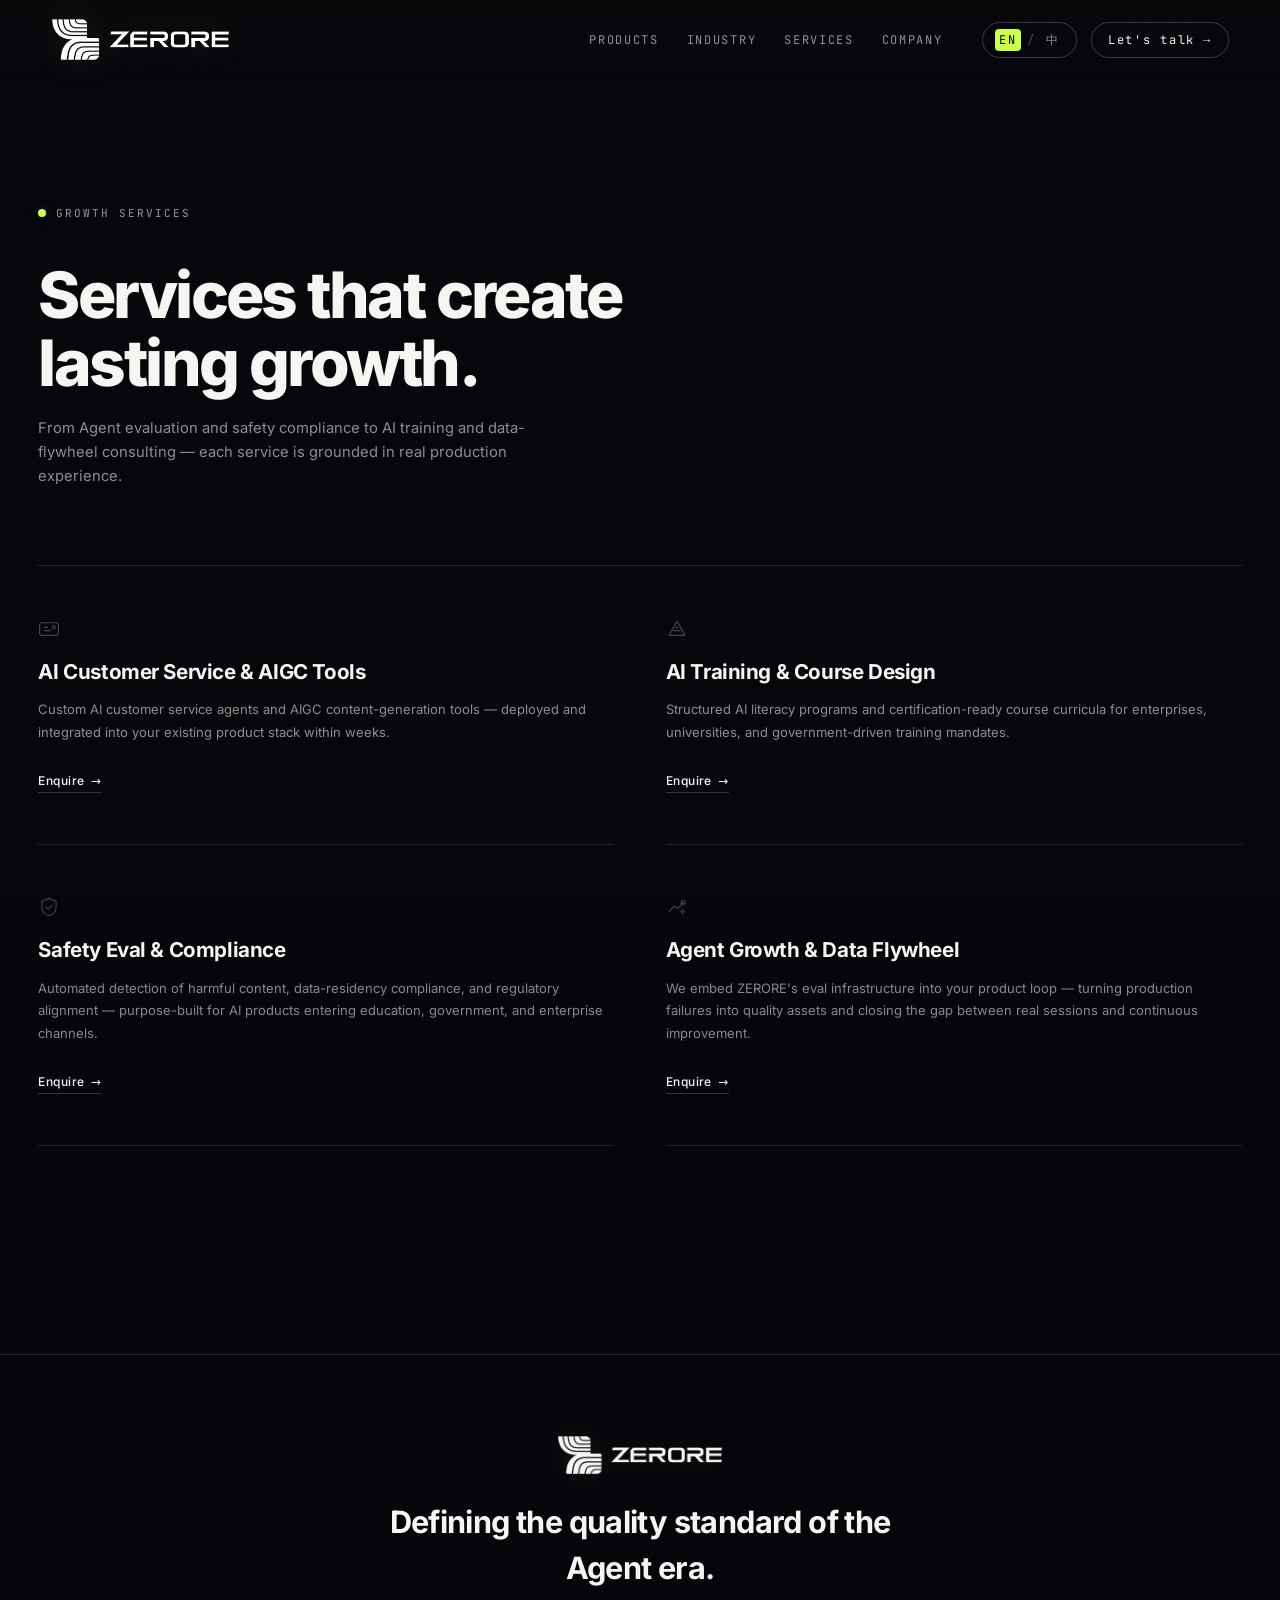
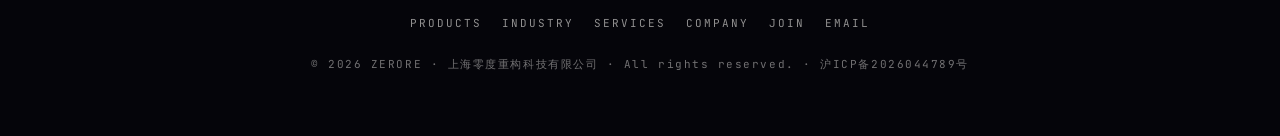
<file: services.html>
<!doctype html>
<html lang="en" data-lang="en">
  <head>
    <meta charset="utf-8">
    <meta name="viewport" content="width=device-width, initial-scale=1, viewport-fit=cover">
    <title>Services · ZERORE</title>
    <meta name="description" content="ZERORE growth services: AI Customer Service & AIGC Tools, AI Training & Course Design, Safety Eval & Compliance, and Agent Growth & Data Flywheel consulting.">
    <meta name="theme-color" content="#0a0a0b">
    <link rel="canonical" href="https://zerore.ai/services.html">
    <meta property="og:type" content="website">
    <meta property="og:site_name" content="ZERORE">
    <meta property="og:title" content="Services · ZERORE">
    <meta property="og:description" content="ZERORE growth services: AI Customer Service &amp; AIGC Tools, AI Training &amp; Course Design, Safety Eval &amp; Compliance, and Agent Growth &amp; Data Flywheel consulting.">
    <meta property="og:url" content="https://zerore.ai/services.html">
    <meta property="og:image" content="https://zerore.ai/assets/og-cover.png">
    <meta name="twitter:card" content="summary_large_image">
    <meta name="twitter:title" content="Services · ZERORE">
    <meta name="twitter:description" content="ZERORE growth services: AI Customer Service &amp; AIGC Tools, AI Training &amp; Course Design, Safety Eval &amp; Compliance, and Agent Growth &amp; Data Flywheel consulting.">
    <meta name="twitter:image" content="https://zerore.ai/assets/og-cover.png">
    <link rel="preload" href="fonts.css" as="style">
    <link rel="preload" href="styles.css?v=20260513c" as="style">
    <link rel="preload" href="assets/fonts/inter-56724408.woff2" as="font" type="font/woff2" crossorigin>
    <link rel="preload" href="assets/fonts/jetbrainsmono-480c0625.woff2" as="font" type="font/woff2" crossorigin>
    <link rel="preload" href="assets/fonts/crimsonpro-56478c1d.woff2" as="font" type="font/woff2" crossorigin>
    <link rel="stylesheet" href="fonts.css">
    <link rel="icon" type="image/png" sizes="32x32" href="assets/favicon-32.png">
    <link rel="icon" type="image/png" sizes="16x16" href="assets/favicon-16.png">
    <link rel="apple-touch-icon" href="assets/apple-touch-icon.png">
    <link rel="manifest" href="site.webmanifest">
    <link rel="stylesheet" href="styles.css?v=20260513c">
    <script>
      (function(){try{var s=localStorage.getItem('zerore-lang');if(s==='zh'||s==='en'){document.documentElement.setAttribute('data-lang',s);document.documentElement.setAttribute('lang',s==='zh'?'zh-CN':'en');}}catch(e){}})();
    </script>
  </head>
  <body>
    <a class="skip-link" href="#main"><span lang="en">Skip to content</span><span lang="zh">跳到正文</span></a>
    <div class="grain" aria-hidden="true"></div>
    <div class="cursor" aria-hidden="true"><span></span></div>

    <header class="nav nav--scrolled nav--over-dark" id="nav">
      <a class="nav__brand" href="index.html" aria-label="ZERORE home">
        <img class="nav__logo" src="assets/logo-full-white.webp?v=20260421b" alt="ZERORE">
      </a>
      <nav class="nav__links" aria-label="Primary">
        <a href="products.html"><span lang="en">Products</span><span lang="zh">产品</span></a>
        <a href="industry.html"><span lang="en">Industry</span><span lang="zh">行业</span></a>
        <a href="services.html" aria-current="page"><span lang="en">Services</span><span lang="zh">服务</span></a>
        <a href="company.html"><span lang="en">Company</span><span lang="zh">公司</span></a>
      </nav>
      <div class="nav__right">
        <button type="button" class="lang" id="langToggle" aria-label="Toggle language / 切换语言" aria-live="polite">
          <span class="lang__slot" data-lang-label="en">EN</span>
          <span class="lang__sep">/</span>
          <span class="lang__slot" data-lang-label="zh">中</span>
        </button>
        <a class="nav__cta" href="mailto:roger@zerore.ai?subject=ZERORE%20%E2%80%94%20Let%27s%20talk">
          <span lang="en">Let's talk</span><span lang="zh">聊聊合作</span>
          <span aria-hidden="true">→</span>
        </a>
      </div>
    </header>

    <main id="main">
      <section class="section section--ink section--page-top">
        <div class="shell">

          <header class="prod-header">
            <p class="eyebrow eyebrow--light reveal">
              <span class="dot"></span>
              <span lang="en">Growth services</span><span lang="zh">增长服务</span>
            </p>
            <h1 class="prod-header__title reveal reveal--1">
              <span lang="en">Services that create<br><em>lasting growth.</em></span>
              <span lang="zh">推动持续增长<br><em>的配套服务。</em></span>
            </h1>
            <p class="prod-header__sub reveal reveal--2">
              <span lang="en">From Agent evaluation and safety compliance to AI training and data-flywheel consulting — each service is grounded in real production experience.</span>
              <span lang="zh">从 Agent 评测、安全合规到 AI 培训与数据飞轮咨询，每一项服务均来自真实生产实践。</span>
            </p>
          </header>

          <div class="svc-list">

            <a class="svc-item reveal" href="mailto:roger@zerore.ai?subject=AI%20%E5%AE%A2%E6%9C%8D%20%26%20AIGC%20%E5%92%A8%E8%AF%A2">
              <div class="svc-item__top">
                <div class="svc-item__icon" aria-hidden="true">
                  <svg width="22" height="22" viewBox="0 0 28 28" fill="none"><rect x="2" y="6" width="24" height="16" rx="3" stroke="currentColor" stroke-width="1.5"/><path d="M8 12h4M8 16h8" stroke="currentColor" stroke-width="1.5" stroke-linecap="round"/><circle cx="20" cy="12" r="2" stroke="currentColor" stroke-width="1.5"/></svg>
                </div>
              </div>
              <h2 class="svc-item__title">
                <span lang="en">AI Customer Service &amp; AIGC Tools</span>
                <span lang="zh">AI 客服 &amp; AIGC 工具套件</span>
              </h2>
              <p class="svc-item__body">
                <span lang="en">Custom AI customer service agents and AIGC content-generation tools — deployed and integrated into your existing product stack within weeks.</span>
                <span lang="zh">定制 AI 客服智能体与 AIGC 内容生成工具，数周内完成集成交付，无缝嵌入现有产品体系。</span>
              </p>
              <span class="svc-item__cta">
                <span lang="en">Enquire</span><span lang="zh">咨询合作</span>
                <span aria-hidden="true">→</span>
              </span>
            </a>

            <a class="svc-item reveal reveal--1" href="mailto:roger@zerore.ai?subject=AI%20%E5%9F%B9%E8%AE%AD%20%26%20%E8%AF%BE%E7%A8%8B%E8%AE%BE%E8%AE%A1%E5%92%A8%E8%AF%A2">
              <div class="svc-item__top">
                <div class="svc-item__icon" aria-hidden="true">
                  <svg width="22" height="22" viewBox="0 0 28 28" fill="none"><path d="M4 22L14 4l10 18H4z" stroke="currentColor" stroke-width="1.5" stroke-linejoin="round"/><path d="M10 16h8" stroke="currentColor" stroke-width="1.5" stroke-linecap="round"/><circle cx="14" cy="12" r="1.5" fill="currentColor"/></svg>
                </div>
              </div>
              <h2 class="svc-item__title">
                <span lang="en">AI Training &amp; Course Design</span>
                <span lang="zh">AI 培训 &amp; 课程设计</span>
              </h2>
              <p class="svc-item__body">
                <span lang="en">Structured AI literacy programs and certification-ready course curricula for enterprises, universities, and government-driven training mandates.</span>
                <span lang="zh">面向企业、高校与政府 AI 化推进要求，提供结构化 AI 素养培训方案与标准化课程设计服务。</span>
              </p>
              <span class="svc-item__cta">
                <span lang="en">Enquire</span><span lang="zh">咨询合作</span>
                <span aria-hidden="true">→</span>
              </span>
            </a>

            <a class="svc-item reveal reveal--2" href="mailto:roger@zerore.ai?subject=%E5%AE%89%E5%85%A8%E8%AF%84%E6%B5%8B%20%26%20%E5%90%88%E8%A7%84%E6%A3%80%E6%B5%8B%E5%92%A8%E8%AF%A2">
              <div class="svc-item__top">
                <div class="svc-item__icon" aria-hidden="true">
                  <svg width="22" height="22" viewBox="0 0 28 28" fill="none"><path d="M14 3L5 7v8c0 5 4 9 9 10 5-1 9-5 9-10V7L14 3z" stroke="currentColor" stroke-width="1.5" stroke-linejoin="round"/><path d="M10 14l3 3 5-5" stroke="currentColor" stroke-width="1.5" stroke-linecap="round" stroke-linejoin="round"/></svg>
                </div>
              </div>
              <h2 class="svc-item__title">
                <span lang="en">Safety Eval &amp; Compliance</span>
                <span lang="zh">安全评测 &amp; 合规检测</span>
              </h2>
              <p class="svc-item__body">
                <span lang="en">Automated detection of harmful content, data-residency compliance, and regulatory alignment — purpose-built for AI products entering education, government, and enterprise channels.</span>
                <span lang="zh">自动化检测有害内容、数据合规边界与监管对齐——专为进入教育、政府及企业渠道的 AI 产品设计。</span>
              </p>
              <span class="svc-item__cta">
                <span lang="en">Enquire</span><span lang="zh">咨询合作</span>
                <span aria-hidden="true">→</span>
              </span>
            </a>

            <a class="svc-item reveal reveal--3" href="mailto:roger@zerore.ai?subject=Agent%20%E5%A2%9E%E9%95%BF%E5%92%A8%E8%AF%A2">
              <div class="svc-item__top">
                <div class="svc-item__icon" aria-hidden="true">
                  <svg width="22" height="22" viewBox="0 0 28 28" fill="none"><path d="M4 20 L10 13 L15 16 L22 8" stroke="currentColor" stroke-width="1.5" stroke-linecap="round" stroke-linejoin="round"/><circle cx="22" cy="8" r="2.5" stroke="currentColor" stroke-width="1.5"/><path d="M18 20h6M21 17v6" stroke="currentColor" stroke-width="1.5" stroke-linecap="round"/></svg>
                </div>
              </div>
              <h2 class="svc-item__title">
                <span lang="en">Agent Growth &amp; Data Flywheel</span>
                <span lang="zh">Agent 增长 &amp; 数据飞轮</span>
              </h2>
              <p class="svc-item__body">
                <span lang="en">We embed ZERORE's eval infrastructure into your product loop — turning production failures into quality assets and closing the gap between real sessions and continuous improvement.</span>
                <span lang="zh">将 ZERORE 评测基础设施嵌入您的产品循环——把生产失效转化为质量资产，构建从真实会话到持续优化的增长飞轮。</span>
              </p>
              <span class="svc-item__cta">
                <span lang="en">Enquire</span><span lang="zh">咨询合作</span>
                <span aria-hidden="true">→</span>
              </span>
            </a>

          </div>
        </div>
      </section>

      <footer class="foot">
        <div class="shell foot__shell">
          <div class="foot__brand"><img class="foot__logo" src="assets/logo-full-white.webp?v=20260421b" alt="ZERORE"></div>
          <p class="foot__tag"><span lang="en">Defining the quality standard of the Agent era.</span><span lang="zh">定义 Agent 时代的质量标准。</span></p>
          <ul class="foot__links">
            <li><a href="products.html"><span lang="en">Products</span><span lang="zh">产品</span></a></li>
            <li><a href="industry.html"><span lang="en">Industry</span><span lang="zh">行业</span></a></li>
            <li><a href="services.html"><span lang="en">Services</span><span lang="zh">服务</span></a></li>
            <li><a href="company.html"><span lang="en">Company</span><span lang="zh">公司</span></a></li>
            <li><a href="index.html#join"><span lang="en">Join</span><span lang="zh">加入</span></a></li>
            <li><a href="mailto:roger@zerore.ai">Email</a></li>
          </ul>
          <p class="foot__copy">© 2026 ZERORE · 上海零度重构科技有限公司 · All rights reserved. · <a class="foot__icp" href="https://beian.miit.gov.cn/" target="_blank" rel="noopener noreferrer">沪ICP备2026044789号</a></p>
        </div>
      </footer>
    </main>

    <script>
      (function(){var html=document.documentElement;var toggle=document.getElementById('langToggle');function applyLang(lang){html.setAttribute('data-lang',lang);html.setAttribute('lang',lang==='zh'?'zh-CN':'en');if(toggle){toggle.querySelectorAll('[data-lang-label]').forEach(function(el){el.classList.toggle('is-active',el.dataset.langLabel===lang);});}try{localStorage.setItem('zerore-lang',lang);}catch(e){}}applyLang(html.getAttribute('data-lang')||'en');if(toggle){toggle.addEventListener('click',function(){applyLang(html.getAttribute('data-lang')==='zh'?'en':'zh');});}window.addEventListener('load',function(){document.body.classList.add('is-loaded');setTimeout(function(){document.body.classList.add('is-settled');},900);});var nav=document.getElementById('nav');window.addEventListener('scroll',function(){nav.classList.toggle('nav--scrolled',window.scrollY>24);},{passive:true});var io=new IntersectionObserver(function(entries){entries.forEach(function(e){if(e.isIntersecting){e.target.classList.add('is-visible');io.unobserve(e.target);}});},{threshold:0.14,rootMargin:'0px 0px -40px 0px'});document.querySelectorAll('.reveal').forEach(function(el){io.observe(el);});var warpTargets=document.querySelectorAll('[data-warp]');if(!window.matchMedia('(prefers-reduced-motion: reduce)').matches&&warpTargets.length){var vh=window.innerHeight;function onWarp(){warpTargets.forEach(function(el){var rect=el.getBoundingClientRect();var d=(rect.top+rect.height/2-vh/2)/vh;el.style.transform='translate3d(0,'+(-d*40*0.2)+'px,0) skewY('+(d*6*-0.6)+'deg)';});}window.addEventListener('scroll',onWarp,{passive:true});window.addEventListener('resize',function(){vh=window.innerHeight;onWarp();});onWarp();}var cursor=document.querySelector('.cursor');if(cursor&&matchMedia('(pointer: fine)').matches){var cx=0,cy=0,tx=0,ty=0,raf;function loop(){cx+=(tx-cx)*0.18;cy+=(ty-cy)*0.18;cursor.style.transform='translate3d('+cx+'px,'+cy+'px,0)';raf=requestAnimationFrame(loop);}window.addEventListener('pointermove',function(e){tx=e.clientX;ty=e.clientY;if(!raf)loop();cursor.classList.add('is-active');});window.addEventListener('pointerleave',function(){cursor.classList.remove('is-active');});}})();
    </script>
  </body>
</html>
</file>
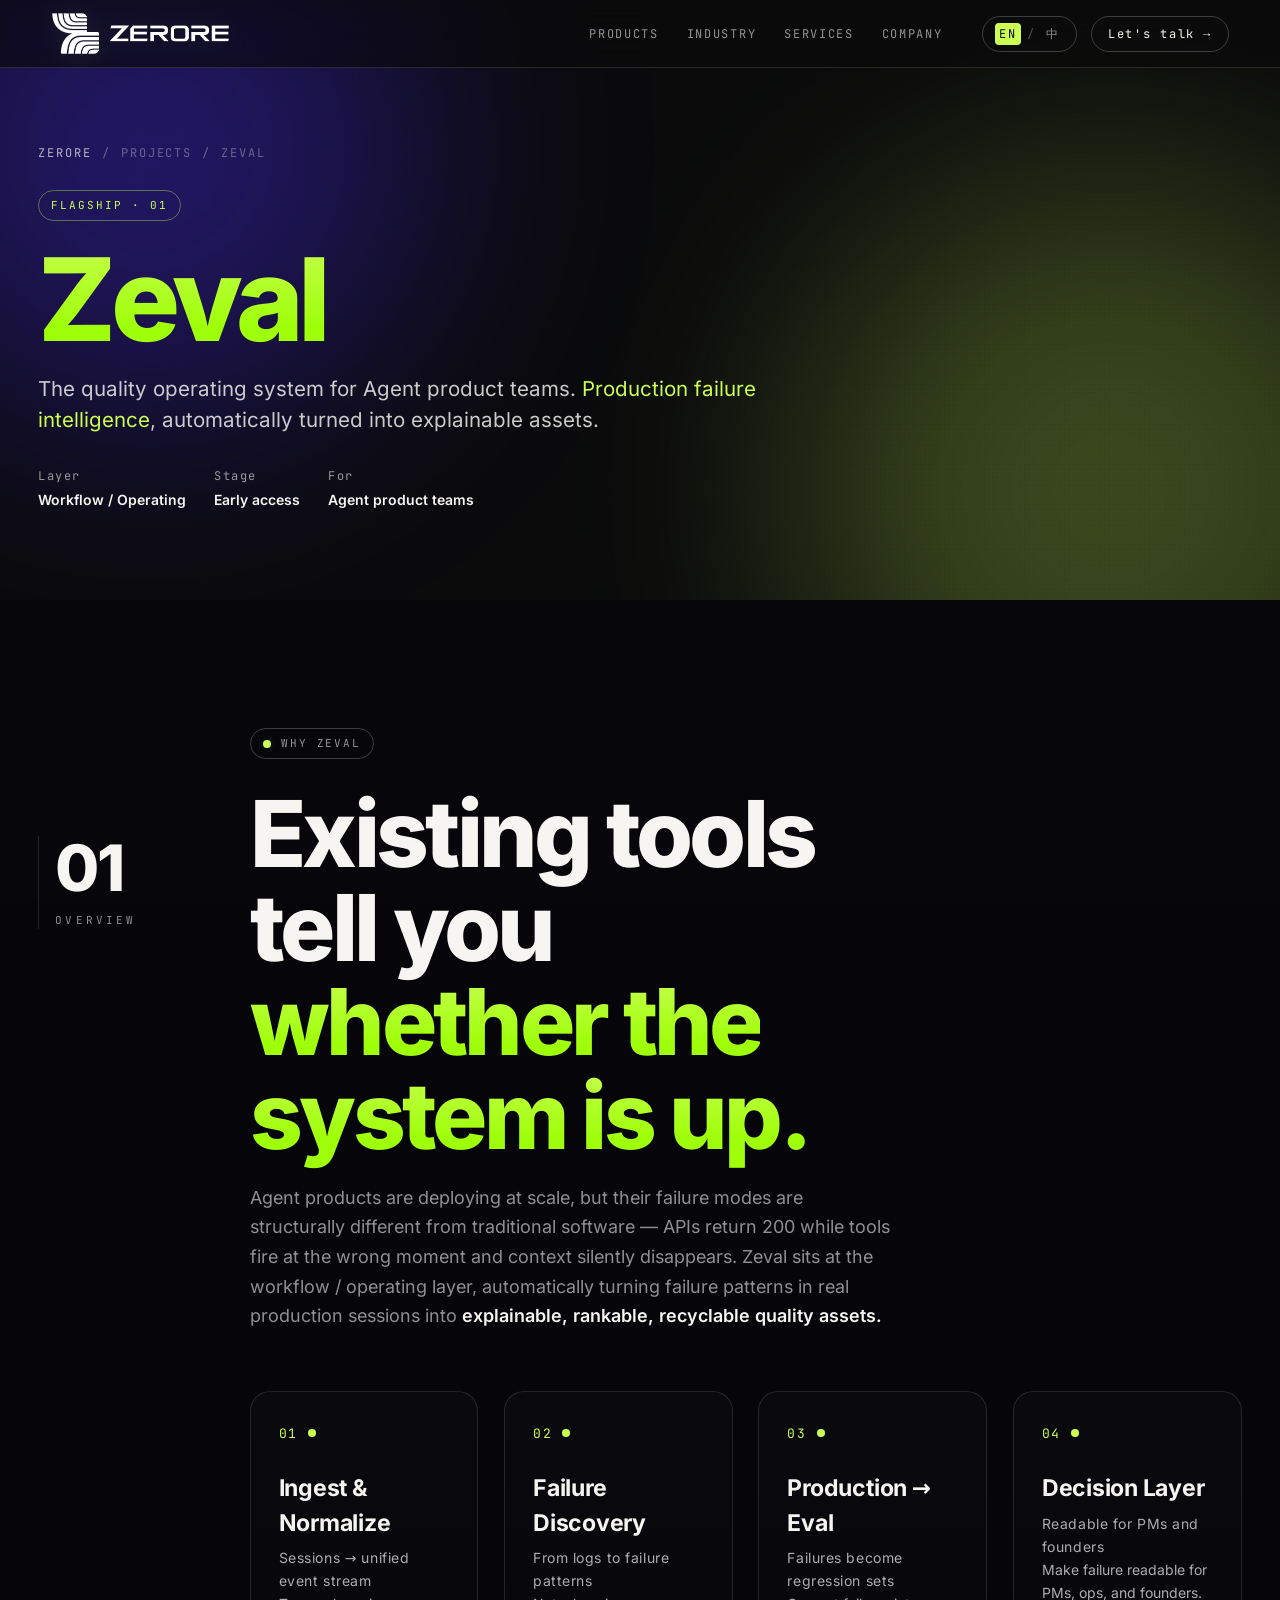
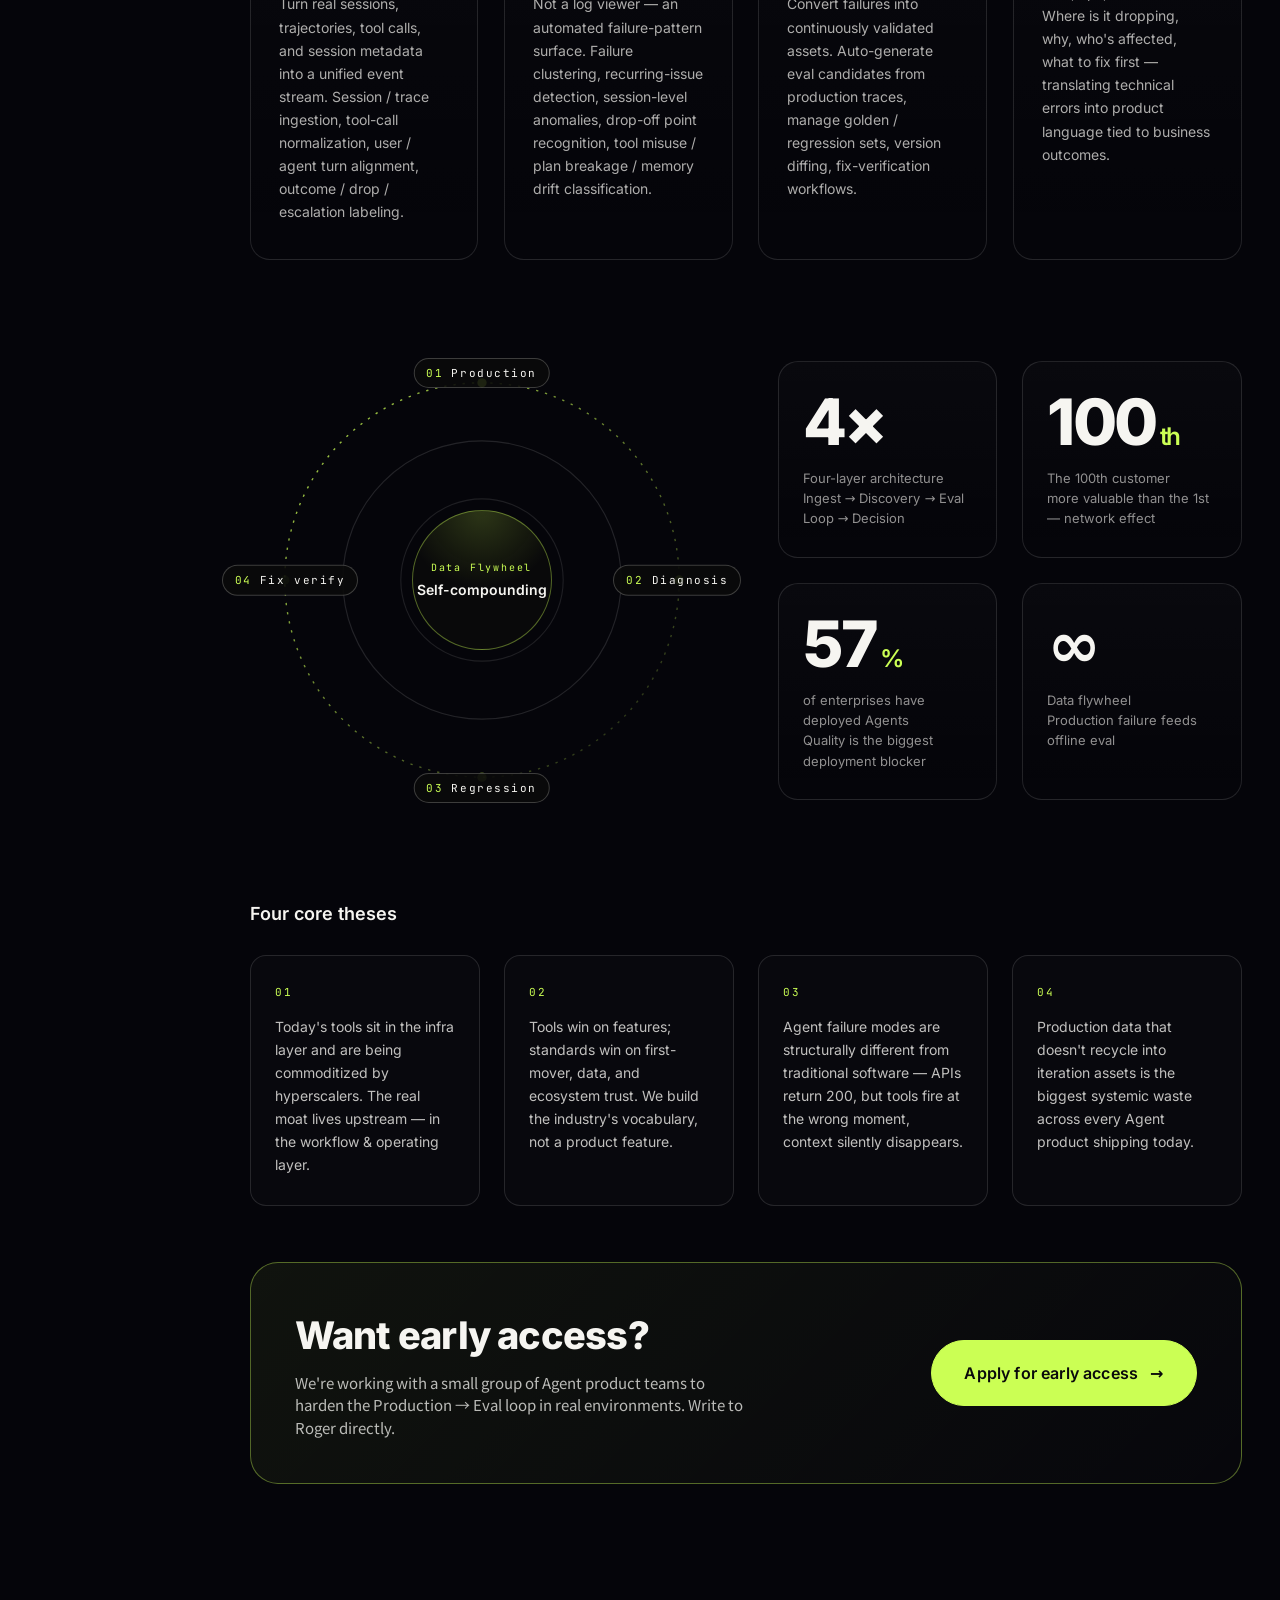
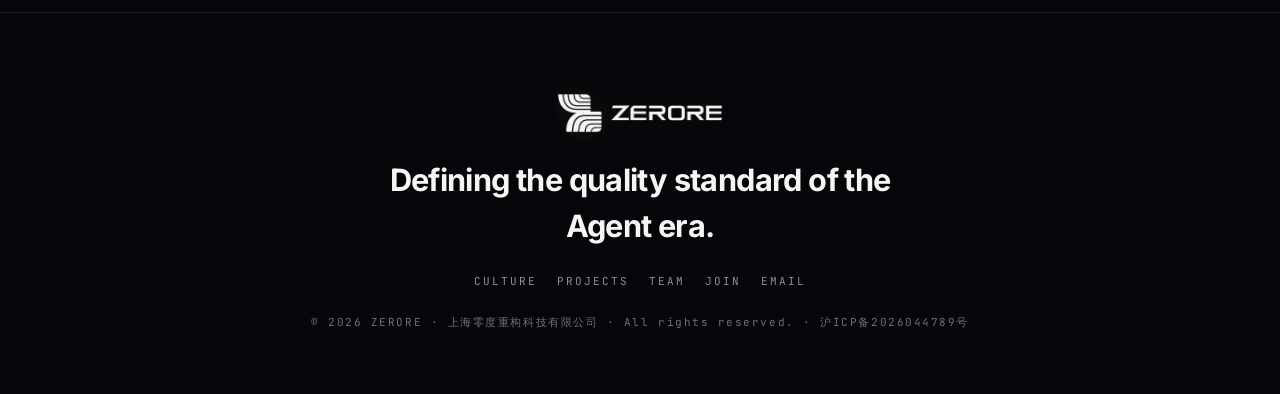
<file: zeval.html>
<!doctype html>
<html lang="en" data-lang="en">
  <head>
    <meta charset="utf-8">
    <meta name="viewport" content="width=device-width, initial-scale=1, viewport-fit=cover">
    <title>Zeval — Quality Operating System for Agent Teams · ZERORE</title>
    <meta
      name="description"
      content="Zeval is the quality operating system for Agent product teams. Automatically turn production failures into explainable, rankable, recyclable quality assets — closing the loop from real sessions back to offline eval."
    >
    <meta name="theme-color" content="#0a0a0b">
    <meta name="format-detection" content="telephone=no, email=no, address=no">
    <meta property="og:type" content="website">
    <meta property="og:site_name" content="ZERORE">
    <meta property="og:title" content="Zeval — Quality Operating System for Agent Teams">
    <meta property="og:description" content="Production failure intelligence for Agent product teams. Sessions → Diagnosis → Regression → Fix verify.">
    <meta property="og:url" content="https://zerore.ai/zeval.html">
    <meta property="og:image" content="https://zerore.ai/assets/og-cover.png">
    <meta name="twitter:card" content="summary_large_image">
    <meta name="twitter:title" content="Zeval — Quality Operating System for Agent Teams">
    <meta name="twitter:description" content="Production failure intelligence for Agent product teams.">
    <meta name="twitter:image" content="https://zerore.ai/assets/og-cover.png">
    <link rel="canonical" href="https://zerore.ai/zeval.html">
    <link rel="preload" href="fonts.css" as="style">
    <link rel="preload" href="styles.css?v=20260513c" as="style">
    <link rel="preload" href="assets/fonts/inter-56724408.woff2" as="font" type="font/woff2" crossorigin>
    <link rel="preload" href="assets/fonts/jetbrainsmono-480c0625.woff2" as="font" type="font/woff2" crossorigin>
    <link rel="preload" href="assets/fonts/crimsonpro-56478c1d.woff2" as="font" type="font/woff2" crossorigin>
    <link rel="stylesheet" href="fonts.css">
    <link rel="icon" type="image/png" sizes="32x32" href="assets/favicon-32.png">
    <link rel="icon" type="image/png" sizes="16x16" href="assets/favicon-16.png">
    <link rel="apple-touch-icon" href="assets/apple-touch-icon.png">
    <link rel="manifest" href="site.webmanifest">
    <link rel="stylesheet" href="styles.css?v=20260513c">
    <script>
      (function () {
        try {
          var stored = localStorage.getItem('zerore-lang');
          if (stored === 'zh' || stored === 'en') {
            document.documentElement.setAttribute('data-lang', stored);
            document.documentElement.setAttribute('lang', stored === 'zh' ? 'zh-CN' : 'en');
          }
        } catch (e) {}
      })();
    </script>
  </head>
  <body>
    <a class="skip-link" href="#main">
      <span lang="en">Skip to content</span><span lang="zh">跳到正文</span>
    </a>

    <div class="grain" aria-hidden="true"></div>
    <div class="cursor" aria-hidden="true"><span></span></div>

    <!-- NAV -->
    <header class="nav nav--scrolled nav--over-dark" id="nav">
      <a class="nav__brand" href="index.html" aria-label="ZERORE home">
        <img class="nav__logo" src="assets/logo-full-white.webp?v=20260421b" alt="ZERORE">
      </a>
      <nav class="nav__links" aria-label="Primary">
        <a href="products.html"><span lang="en">Products</span><span lang="zh">产品</span></a>
        <a href="industry.html"><span lang="en">Industry</span><span lang="zh">行业</span></a>
        <a href="services.html"><span lang="en">Services</span><span lang="zh">服务</span></a>
        <a href="company.html"><span lang="en">Company</span><span lang="zh">公司</span></a>
      </nav>
      <div class="nav__right">
        <button
          type="button"
          class="lang"
          id="langToggle"
          aria-label="Toggle language / 切换语言"
          aria-live="polite"
        >
          <span class="lang__slot" data-lang-label="en">EN</span>
          <span class="lang__sep">/</span>
          <span class="lang__slot" data-lang-label="zh">中</span>
        </button>
        <a class="nav__cta" href="mailto:roger@zerore.ai?subject=Zeval%20%E2%80%94%20Let%27s%20talk">
          <span lang="en">Let's talk</span><span lang="zh">聊聊合作</span>
          <span aria-hidden="true">→</span>
        </a>
      </div>
    </header>

    <main id="main">

      <!-- ════════════  HERO  ════════════ -->
      <section class="product-hero" id="product">
        <div class="product-hero__bg" aria-hidden="true">
          <span class="aurora aurora--a"></span>
          <span class="aurora aurora--b"></span>
        </div>

        <div class="shell product-hero__inner">
          <div class="product-hero__crumbs">
            <a href="index.html">ZERORE</a><span>/</span>
            <a href="products.html"><span lang="en">Projects</span><span lang="zh">项目</span></a><span>/</span>
            <span>Zeval</span>
          </div>
          <span class="product-hero__tag">FLAGSHIP · 01</span>
          <h1 class="product-hero__title">
            <span class="accent">Zeval</span>
          </h1>
          <p class="product-hero__sub">
            <span lang="en">
              The quality operating system for Agent product teams.
              <em>Production failure intelligence</em>, automatically turned into explainable assets.
            </span>
            <span lang="zh">
              Agent 产品团队的质量操作系统。
              <em>把生产失败模式</em>，自动转化为可解释、可排序、可回流的质量资产。
            </span>
          </p>
          <div class="product-hero__meta">
            <div>
              <span lang="en">Layer</span><span lang="zh">所处层级</span>
              <strong>Workflow / Operating</strong>
            </div>
            <div>
              <span lang="en">Stage</span><span lang="zh">阶段</span>
              <strong><span lang="en">Early access</span><span lang="zh">早期共建</span></strong>
            </div>
            <div>
              <span lang="en">For</span><span lang="zh">面向</span>
              <strong><span lang="en">Agent product teams</span><span lang="zh">Agent 产品团队</span></strong>
            </div>
          </div>
        </div>
      </section>

      <!-- ════════════  OVERVIEW  ════════════ -->
      <section class="section section--ink">
        <div class="shell section--split">
          <aside class="section__rail">
            <span class="rail__i">01</span>
            <span class="rail__k">
              <span lang="en">OVERVIEW</span><span lang="zh">概览</span>
            </span>
          </aside>

          <div class="section__body">
            <header class="section__head section__head--dark">
              <p class="eyebrow eyebrow--light reveal">
                <span class="dot"></span>
                <span lang="en">Why Zeval</span>
                <span lang="zh">为什么是 Zeval</span>
              </p>
              <h2 class="section__title section__title--dark section__title--xl reveal reveal--1">
                <span lang="en">
                  Existing tools tell you<br>
                  <em>whether the system is up.</em>
                </span>
                <span lang="zh">
                  现有工具只告诉你<br>
                  <em>系统有没有挂。</em>
                </span>
              </h2>
              <p class="section__lede section__lede--dark reveal reveal--2">
                <span lang="en">
                  Agent products are deploying at scale, but their failure modes are structurally
                  different from traditional software — APIs return 200 while tools fire at the
                  wrong moment and context silently disappears. Zeval sits at the workflow /
                  operating layer, automatically turning failure patterns in real production
                  sessions into <strong>explainable, rankable, recyclable quality assets.</strong>
                </span>
                <span lang="zh">
                  Agent 产品正在大规模落地，但它的失败方式和传统软件根本不同 ——
                  接口返回 200，但工具用错时机、上下文悄悄丢失。
                  Zeval 站在 Workflow / Operating Layer，把真实生产会话中的 failure pattern
                  <strong>自动转成</strong> 可解释、可排序、可回流的质量资产。
                </span>
              </p>
            </header>

            <!-- Four-layer capability -->
            <div class="layers">
              <article class="layer reveal">
                <div class="layer__index">
                  <span class="layer__num">01</span>
                  <span class="layer__pulse" aria-hidden="true"></span>
                </div>
                <h4>
                  <span lang="en">Ingest &amp; Normalize</span>
                  <span lang="zh">采集与结构化层</span>
                </h4>
                <p class="layer__en">
                  <span lang="en">Sessions → unified event stream</span>
                  <span lang="zh">Ingest &amp; Normalize</span>
                </p>
                <p>
                  <span lang="en">
                    Turn real sessions, trajectories, tool calls, and session metadata into a
                    unified event stream. Session / trace ingestion, tool-call normalization,
                    user / agent turn alignment, outcome / drop / escalation labeling.
                  </span>
                  <span lang="zh">
                    把真实会话、轨迹、tool call、session metadata 变成统一事件流。Session/trace ingestion、
                    tool call normalization、user/agent turn 对齐、outcome / drop / escalation 事件标签。
                  </span>
                </p>
              </article>

              <article class="layer reveal reveal--1">
                <div class="layer__index">
                  <span class="layer__num">02</span>
                  <span class="layer__pulse" aria-hidden="true"></span>
                </div>
                <h4>
                  <span lang="en">Failure Discovery</span>
                  <span lang="zh">问题发现层</span>
                </h4>
                <p class="layer__en">
                  <span lang="en">From logs to failure patterns</span>
                  <span lang="zh">Failure Discovery</span>
                </p>
                <p>
                  <span lang="en">
                    Not a log viewer — an automated failure-pattern surface. Failure clustering,
                    recurring-issue detection, session-level anomalies, drop-off point recognition,
                    tool misuse / plan breakage / memory drift classification.
                  </span>
                  <span lang="zh">
                    不是展示日志，而是自动发现 failure patterns。Failure clustering、recurring issue detection、
                    session 级异常、drop-off point 识别、工具误用 / 计划断裂 / 记忆漂移分类。
                  </span>
                </p>
              </article>

              <article class="layer reveal reveal--2">
                <div class="layer__index">
                  <span class="layer__num">03</span>
                  <span class="layer__pulse" aria-hidden="true"></span>
                </div>
                <h4>
                  <span lang="en">Production → Eval</span>
                  <span lang="zh">评测回流层</span>
                </h4>
                <p class="layer__en">
                  <span lang="en">Failures become regression sets</span>
                  <span lang="zh">Production → Eval</span>
                </p>
                <p>
                  <span lang="en">
                    Convert failures into continuously validated assets. Auto-generate eval
                    candidates from production traces, manage golden / regression sets, version
                    diffing, fix-verification workflows.
                  </span>
                  <span lang="zh">
                    让问题变成可持续验证的资产。从 production traces 自动生成 eval candidates、
                    golden set / regression set 管理、版本间对比、fix 验证 workflow。
                  </span>
                </p>
              </article>

              <article class="layer reveal reveal--3">
                <div class="layer__index">
                  <span class="layer__num">04</span>
                  <span class="layer__pulse" aria-hidden="true"></span>
                </div>
                <h4>
                  <span lang="en">Decision Layer</span>
                  <span lang="zh">决策层</span>
                </h4>
                <p class="layer__en">
                  <span lang="en">Readable for PMs and founders</span>
                  <span lang="zh">Decision Layer</span>
                </p>
                <p>
                  <span lang="en">
                    Make failure readable for PMs, ops, and founders. Where is it dropping,
                    why, who's affected, what to fix first — translating technical errors
                    into product language tied to business outcomes.
                  </span>
                  <span lang="zh">
                    让 PM、运营、创始人看得懂、能行动。哪里掉、为什么掉、影响谁、先修哪个 ——
                    把技术错误翻译为产品语言，连接业务指标。
                  </span>
                </p>
              </article>
            </div>

            <!-- Loop visual + stats -->
            <div class="zeval__showcase">
              <div class="loop reveal">
                <div class="loop__ring" aria-hidden="true">
                  <svg viewBox="0 0 400 400">
                    <defs>
                      <linearGradient id="grad-ring" x1="0" y1="0" x2="1" y2="1">
                        <stop offset="0%" stop-color="#cbff54" stop-opacity="0.85"/>
                        <stop offset="100%" stop-color="#cbff54" stop-opacity="0.1"/>
                      </linearGradient>
                    </defs>
                    <circle cx="200" cy="200" r="170" fill="none" stroke="url(#grad-ring)" stroke-width="1.2" stroke-dasharray="2 6"/>
                    <circle cx="200" cy="200" r="120" fill="none" stroke="rgba(255,255,255,0.12)" stroke-width="1"/>
                    <circle cx="200" cy="200" r="70"  fill="none" stroke="rgba(255,255,255,0.1)" stroke-width="1"/>
                    <circle cx="200" cy="30" r="4" fill="#cbff54"/>
                    <circle cx="370" cy="200" r="4" fill="#cbff54" opacity="0.7"/>
                    <circle cx="200" cy="370" r="4" fill="#cbff54" opacity="0.45"/>
                    <circle cx="30" cy="200" r="4" fill="#cbff54" opacity="0.3"/>
                  </svg>
                </div>
                <div class="loop__nodes">
                  <span class="loop__node loop__node--n" data-step="01">Production</span>
                  <span class="loop__node loop__node--e" data-step="02">Diagnosis</span>
                  <span class="loop__node loop__node--s" data-step="03">Regression</span>
                  <span class="loop__node loop__node--w" data-step="04">Fix verify</span>
                </div>
                <div class="loop__core">
                  <span class="loop__core-k">Data Flywheel</span>
                  <span class="loop__core-v">
                    <span lang="en">Self-compounding</span>
                    <span lang="zh">越跑越准</span>
                  </span>
                </div>
              </div>

              <div class="stats">
                <article class="stat reveal">
                  <span class="stat__n">4×</span>
                  <span class="stat__l">
                    <span lang="en">Four-layer architecture<br>Ingest → Discovery → Eval Loop → Decision</span>
                    <span lang="zh">四层能力架构<br>Ingest → Discovery → Eval Loop → Decision</span>
                  </span>
                </article>
                <article class="stat reveal reveal--1">
                  <span class="stat__n">100<em>th</em></span>
                  <span class="stat__l">
                    <span lang="en">The 100th customer<br>more valuable than the 1st — network effect</span>
                    <span lang="zh">第 100 个客户<br>比第 1 个更有价值的网络效应</span>
                  </span>
                </article>
                <article class="stat reveal reveal--2">
                  <span class="stat__n">57<em>%</em></span>
                  <span class="stat__l">
                    <span lang="en">of enterprises have deployed Agents<br>Quality is the biggest deployment blocker</span>
                    <span lang="zh">已部署 Agent 的企业比例<br>质量不可控 = 最大部署障碍</span>
                  </span>
                </article>
                <article class="stat reveal reveal--3">
                  <span class="stat__n">∞</span>
                  <span class="stat__l">
                    <span lang="en">Data flywheel<br>Production failure feeds offline eval</span>
                    <span lang="zh">数据飞轮<br>线上失败自动反哺离线评测</span>
                  </span>
                </article>
              </div>
            </div>

            <!-- Narrative thesis -->
            <div class="thesis">
              <h4 class="thesis__title reveal">
                <span lang="en">Four core theses</span>
                <span lang="zh">我们最核心的四个判断</span>
              </h4>
              <div class="thesis__grid">
                <article class="thesis__card reveal">
                  <span class="thesis__i">01</span>
                  <p>
                    <span lang="en">
                      Today's tools sit in the infra layer and are being commoditized by hyperscalers.
                      The real moat lives upstream — in the workflow &amp; operating layer.
                    </span>
                    <span lang="zh">
                      现有工具在 infra 层，正在被大厂商品化。真正值钱的护城河在上游 —— Workflow &amp; Operating Layer。
                    </span>
                  </p>
                </article>
                <article class="thesis__card reveal reveal--1">
                  <span class="thesis__i">02</span>
                  <p>
                    <span lang="en">
                      Tools win on features; standards win on first-mover, data, and ecosystem trust.
                      We build the industry's vocabulary, not a product feature.
                    </span>
                    <span lang="zh">
                      工具靠功能赢，标准靠先发 + 数据 + 生态认可赢。我们要做的是行业语言，不是产品功能。
                    </span>
                  </p>
                </article>
                <article class="thesis__card reveal reveal--2">
                  <span class="thesis__i">03</span>
                  <p>
                    <span lang="en">
                      Agent failure modes are structurally different from traditional software —
                      APIs return 200, but tools fire at the wrong moment, context silently disappears.
                    </span>
                    <span lang="zh">
                      Agent 的失败方式和传统软件根本不同 —— 接口返回 200，但工具用错时机、上下文悄悄丢失。
                    </span>
                  </p>
                </article>
                <article class="thesis__card reveal reveal--3">
                  <span class="thesis__i">04</span>
                  <p>
                    <span lang="en">
                      Production data that doesn't recycle into iteration assets is the biggest
                      systemic waste across every Agent product shipping today.
                    </span>
                    <span lang="zh">
                      线上真实数据没有回流为迭代资产，就是所有 Agent 产品迭代最大的系统性浪费。
                    </span>
                  </p>
                </article>
              </div>
            </div>

            <!-- CTA -->
            <div class="fh-cta reveal">
              <div>
                <h3>
                  <span lang="en">Want early access?</span>
                  <span lang="zh">想要早期接入？</span>
                </h3>
                <p>
                  <span lang="en">
                    We're working with a small group of Agent product teams to harden the
                    Production → Eval loop in real environments. Write to Roger directly.
                  </span>
                  <span lang="zh">
                    我们正在和一小批 Agent 产品团队一起，在真实场景里打磨 Production → Eval 闭环。
                    直接写信给 Roger。
                  </span>
                </p>
              </div>
              <a class="btn btn--primary btn--lg" href="mailto:roger@zerore.ai?subject=Zeval%20%E2%80%94%20Early%20access">
                <span lang="en">Apply for early access</span>
                <span lang="zh">申请早期接入</span>
                <span class="btn__arrow" aria-hidden="true">→</span>
              </a>
            </div>
          </div>
        </div>
      </section>

      <!-- ════════════  FOOTER  ════════════ -->
      <footer class="foot">
        <div class="shell foot__shell">
          <div class="foot__brand">
            <img class="foot__logo" src="assets/logo-full-white.webp?v=20260421b" alt="ZERORE">
          </div>
          <p class="foot__tag">
            <span lang="en">Defining the quality standard of the Agent era.</span>
            <span lang="zh">定义 Agent 时代的质量标准。</span>
          </p>
          <ul class="foot__links">
            <li><a href="company.html#pillars">
              <span lang="en">Culture</span><span lang="zh">文化</span>
            </a></li>
            <li><a href="products.html">
              <span lang="en">Projects</span><span lang="zh">项目</span>
            </a></li>
            <li><a href="company.html">
              <span lang="en">Team</span><span lang="zh">团队</span>
            </a></li>
            <li><a href="index.html#join">
              <span lang="en">Join</span><span lang="zh">加入</span>
            </a></li>
            <li><a href="mailto:roger@zerore.ai">Email</a></li>
          </ul>
          <p class="foot__copy">© 2026 ZERORE · 上海零度重构科技有限公司 · All rights reserved. · <a class="foot__icp" href="https://beian.miit.gov.cn/" target="_blank" rel="noopener noreferrer">沪ICP备2026044789号</a></p>
        </div>
      </footer>
    </main>

    <script>
      (function () {
        var html = document.documentElement;

        var toggle = document.getElementById('langToggle');
        function applyLang(lang) {
          html.setAttribute('data-lang', lang);
          html.setAttribute('lang', lang === 'zh' ? 'zh-CN' : 'en');
          if (toggle) {
            toggle.querySelectorAll('[data-lang-label]').forEach(function (el) {
              el.classList.toggle('is-active', el.dataset.langLabel === lang);
            });
          }
          try { localStorage.setItem('zerore-lang', lang); } catch (e) {}
        }
        var initial = html.getAttribute('data-lang') || 'en';
        applyLang(initial);
        if (toggle) {
          toggle.addEventListener('click', function () {
            applyLang(html.getAttribute('data-lang') === 'zh' ? 'en' : 'zh');
          });
        }

        document.body.classList.add('is-loaded', 'is-settled');

        var io = new IntersectionObserver(function (entries) {
          entries.forEach(function (e) {
            if (e.isIntersecting) {
              e.target.classList.add('is-visible');
              io.unobserve(e.target);
            }
          });
        }, { threshold: 0.14, rootMargin: '0px 0px -40px 0px' });
        document.querySelectorAll('.reveal').forEach(function (el) { io.observe(el); });

        var auroras = document.querySelectorAll('.aurora');
        window.addEventListener('scroll', function () {
          var y = window.scrollY;
          auroras.forEach(function (a, i) {
            a.style.transform = 'translate3d(0,' + (y * 0.06 * (i % 2 ? -1 : 1)) + 'px,0)';
          });
        }, { passive: true });

        var cursor = document.querySelector('.cursor');
        if (cursor && matchMedia('(pointer: fine)').matches) {
          var cx = 0, cy = 0, tx = 0, ty = 0, raf;
          function loop() {
            cx += (tx - cx) * 0.18;
            cy += (ty - cy) * 0.18;
            cursor.style.transform = 'translate3d(' + cx + 'px,' + cy + 'px,0)';
            raf = requestAnimationFrame(loop);
          }
          window.addEventListener('pointermove', function (e) {
            tx = e.clientX; ty = e.clientY;
            if (!raf) loop();
            cursor.classList.add('is-active');
          });
          window.addEventListener('pointerleave', function () {
            cursor.classList.remove('is-active');
          });
          document.querySelectorAll('a,button,.layer,.thesis__card,.stat')
            .forEach(function (el) {
              el.addEventListener('pointerenter', function () { cursor.classList.add('is-hover'); });
              el.addEventListener('pointerleave', function () { cursor.classList.remove('is-hover'); });
            });
        }
      })();
    </script>
  </body>
</html>
</file>
<file: fonts-critical.css>
/* 首页首屏字体：每个字体文件只声明一次，避免重复匹配和请求。 */
@font-face {
  font-family: 'Inter';
  font-style: normal;
  font-weight: 400 800;
  font-display: swap;
  src: url(assets/fonts/inter-56724408.woff2) format('woff2');
  unicode-range: U+0000-00FF, U+0131, U+0152-0153, U+02BB-02BC, U+02C6, U+02DA, U+02DC, U+0304, U+0308, U+0329, U+2000-206F, U+20AC, U+2122, U+2191, U+2193, U+2212, U+2215, U+FEFF, U+FFFD;
}

@font-face {
  font-family: 'JetBrains Mono';
  font-style: normal;
  font-weight: 400 500;
  font-display: swap;
  src: url(assets/fonts/jetbrainsmono-480c0625.woff2) format('woff2');
  unicode-range: U+0000-00FF, U+0131, U+0152-0153, U+02BB-02BC, U+02C6, U+02DA, U+02DC, U+0304, U+0308, U+0329, U+2000-206F, U+20AC, U+2122, U+2191, U+2193, U+2212, U+2215, U+FEFF, U+FFFD;
}

@font-face {
  font-family: 'Crimson Pro';
  font-style: normal;
  font-weight: 400 600;
  font-display: swap;
  src: url(assets/fonts/crimsonpro-56478c1d.woff2) format('woff2');
  unicode-range: U+0000-00FF, U+0131, U+0152-0153, U+02BB-02BC, U+02C6, U+02DA, U+02DC, U+0304, U+0308, U+0329, U+2000-206F, U+20AC, U+2122, U+2191, U+2193, U+2212, U+2215, U+FEFF, U+FFFD;
}
</file>
<file: styles.css>
/* ══════════════════════════════════════════════════════════════════
   ZERORE · 零度重构  — landing stylesheet
   AndAgain-inspired. Dark-first. Bilingual.
   ══════════════════════════════════════════════════════════════════ */

/* ───────── Reset + tokens ───────── */
*, *::before, *::after { box-sizing: border-box; }
html, body { margin: 0; padding: 0; }

html {
  background: #0a0a0b;
  color: #f6f5f1;
  text-rendering: optimizeLegibility;
  -webkit-font-smoothing: antialiased;
  scroll-behavior: smooth;
  overflow-x: hidden;
}

:root {
  /* Colors */
  --ink-950: #05050a;
  --ink-900: #0a0a0b;
  --ink-850: #0d0d10;
  --ink-800: #131318;
  --ink-700: #1b1b22;
  --ink-600: #2a2a33;

  --paper-100: #f6f5f1;
  --paper-200: #ecebe6;
  --paper-300: #d5d4cf;

  --lime: #cbff54;
  --lime-soft: rgba(203, 255, 84, 0.16);
  --lime-line: rgba(203, 255, 84, 0.38);

  --mute-on-dark: rgba(246, 245, 241, 0.58);
  --line-on-dark: rgba(246, 245, 241, 0.12);
  --line-on-dark-strong: rgba(246, 245, 241, 0.22);

  /* Typography */
  --font-sans: "Inter", system-ui, -apple-system, "Segoe UI", sans-serif;
  --font-zh: "PingFang SC", "Hiragino Sans GB", "Microsoft YaHei", "Noto Sans SC", sans-serif;
  --font-mono: "JetBrains Mono", ui-monospace, "SF Mono", Menlo, monospace;

  /* Motion */
  --ease: cubic-bezier(0.22, 1, 0.36, 1);
  --ease-swift: cubic-bezier(0.4, 0, 0.2, 1);

  /* Layout */
  --shell-w: min(1440px, 94vw);
  --nav-h: 68px;
}

body {
  font-family: var(--font-sans);
  background: var(--ink-900);
  color: var(--paper-100);
  font-size: 16px;
  line-height: 1.5;
  font-feature-settings: "ss01", "cv11";
  min-height: 100vh;
  overflow-x: hidden;
}

img, svg, video { display: block; max-width: 100%; }
button { font: inherit; color: inherit; background: none; border: 0; cursor: pointer; }
a { color: inherit; text-decoration: none; }

::selection { background: var(--lime); color: var(--ink-900); }

/* ───────── Bilingual visibility (data-lang on <html>) ───────── */
html[data-lang="en"] [lang="zh"] { display: none !important; }
html[data-lang="zh"] [lang="en"] { display: none !important; }

html[data-lang="zh"] body { font-family: var(--font-zh), var(--font-sans); }

/* ───────── Skip link ───────── */
.skip-link {
  position: fixed;
  top: -100px;
  left: 16px;
  padding: 10px 16px;
  background: var(--lime);
  color: var(--ink-900);
  font-weight: 600;
  border-radius: 999px;
  z-index: 200;
  transition: top 200ms var(--ease);
}
.skip-link:focus { top: 12px; }

/* ───────── Grain ───────── */
.grain {
  position: fixed;
  inset: 0;
  pointer-events: none;
  z-index: 1;
  opacity: 0.08;
  mix-blend-mode: overlay;
  background-image:
    radial-gradient(rgba(255,255,255,0.9) 1px, transparent 1px),
    radial-gradient(rgba(255,255,255,0.55) 1px, transparent 1px);
  background-size: 2.5px 2.5px, 4px 4px;
  background-position: 0 0, 1px 1px;
}

/* ───────── Cursor follower ───────── */
.cursor {
  position: fixed;
  left: 0; top: 0;
  width: 16px; height: 16px;
  pointer-events: none;
  z-index: 150;
  mix-blend-mode: difference;
  opacity: 0;
  transition: opacity 200ms var(--ease);
  margin-left: -8px; margin-top: -8px;
}
.cursor span {
  display: block;
  width: 100%; height: 100%;
  border-radius: 999px;
  background: #fff;
  transition: transform 260ms var(--ease), background 260ms var(--ease);
}
.cursor.is-active { opacity: 1; }
.cursor.is-hover span { transform: scale(3.2); background: var(--lime); }
@media (hover: none), (pointer: coarse) { .cursor { display: none; } }

/* ───────── Page-load curtain ───────── */
.curtain {
  position: fixed;
  inset: 0;
  z-index: 300;
  background: var(--ink-950);
  display: grid;
  place-items: center;
  transform: translateY(0);
  transition: transform 900ms cubic-bezier(0.76, 0, 0.24, 1);
}
.curtain__mark {
  display: flex;
  align-items: center;
  gap: 24px;
  color: var(--paper-100);
  font-family: var(--font-sans);
  letter-spacing: -0.04em;
}
.curtain__num {
  font-family: var(--font-mono);
  font-size: 14px;
  color: var(--lime);
  letter-spacing: 0.2em;
}
.curtain__logo {
  width: clamp(240px, 34vw, 460px);
  height: auto;
  display: block;
  filter: drop-shadow(0 0 28px rgba(203, 255, 84, 0.12));
  opacity: 0;
  transform: translateY(14px);
  animation: curtainWord 800ms var(--ease) 100ms forwards;
}
@keyframes curtainWord {
  to { opacity: 1; transform: translateY(0); }
}
body.is-loaded .curtain { transform: translateY(-101%); }
body.is-settled .curtain { display: none; }

/* ───────── Nav ───────── */
.nav {
  position: fixed;
  top: 0; left: 0; right: 0;
  z-index: 100;
  display: flex;
  align-items: center;
  gap: 16px;
  padding: 18px clamp(20px, 4vw, 56px);
  background: linear-gradient(to bottom, rgba(10,10,11,0.85), rgba(10,10,11,0));
  backdrop-filter: saturate(140%) blur(0px);
  -webkit-backdrop-filter: saturate(140%) blur(0px);
  transition: backdrop-filter 260ms var(--ease), background 260ms var(--ease), padding 260ms var(--ease), border-color 260ms var(--ease);
  border-bottom: 1px solid transparent;
}
.nav--scrolled {
  padding: 12px clamp(20px, 4vw, 56px);
  background: rgba(10,10,11,0.7);
  backdrop-filter: saturate(160%) blur(14px);
  -webkit-backdrop-filter: saturate(160%) blur(14px);
  border-bottom: 1px solid var(--line-on-dark);
}
.nav__brand {
  display: flex;
  align-items: center;
  flex: 0 0 auto;
  transition: transform 220ms var(--ease), opacity 220ms var(--ease);
}
.nav__logo {
  width: clamp(152px, 14vw, 196px);
  height: auto;
  display: block;
  filter: drop-shadow(0 0 14px rgba(203, 255, 84, 0.1));
  transition: filter 220ms var(--ease), opacity 220ms var(--ease);
}
.nav__brand:hover {
  transform: translateY(-1px);
}
.nav__brand:hover .nav__logo {
  filter: drop-shadow(0 0 18px rgba(203, 255, 84, 0.18));
}
.nav__links {
  display: flex;
  gap: 28px;
  margin-left: auto;
  font-family: var(--font-mono);
  font-size: 12px;
  letter-spacing: 0.14em;
  text-transform: uppercase;
  color: var(--mute-on-dark);
}
.nav__links a { position: relative; transition: color 200ms var(--ease); }
.nav__links a::after {
  content: '';
  position: absolute;
  left: 0; right: 0; bottom: -6px;
  height: 1px;
  background: currentColor;
  transform: scaleX(0);
  transform-origin: left;
  transition: transform 300ms var(--ease);
}
.nav__links a:hover { color: var(--paper-100); }
.nav__links a:hover::after { transform: scaleX(1); }
.nav__right { display: flex; align-items: center; gap: 14px; margin-left: 24px; }

.lang {
  display: inline-flex;
  align-items: center;
  gap: 6px;
  padding: 6px 12px;
  border: 1px solid var(--line-on-dark-strong);
  border-radius: 999px;
  font-family: var(--font-mono);
  font-size: 12px;
  letter-spacing: 0.16em;
  color: var(--mute-on-dark);
  transition: border-color 220ms var(--ease), color 220ms var(--ease), background 220ms var(--ease);
}
.lang:hover { border-color: var(--lime); color: var(--paper-100); }
.lang__slot { padding: 2px 4px; border-radius: 4px; transition: color 200ms var(--ease), background 200ms var(--ease); }
.lang__slot.is-active { color: var(--ink-900); background: var(--lime); }
.lang__sep { opacity: 0.5; }

.nav__cta {
  display: inline-flex;
  align-items: center;
  gap: 8px;
  padding: 8px 16px;
  border: 1px solid var(--line-on-dark-strong);
  border-radius: 999px;
  font-family: var(--font-mono);
  font-size: 12px;
  letter-spacing: 0.14em;
  transition: background 220ms var(--ease), color 220ms var(--ease), border-color 220ms var(--ease);
}
.nav__cta:hover { background: var(--lime); color: var(--ink-900); border-color: var(--lime); }

@media (max-width: 900px) {
  .nav__links { display: none; }
  .nav__right { margin-left: auto; }
  .nav__cta { display: none; }
}

@media (max-width: 560px) {
  .nav__logo { width: 142px; }
}

/* ───────── Shell ───────── */
.shell {
  width: var(--shell-w);
  margin: 0 auto;
  position: relative;
}

/* ───────── Reveal ───────── */
.reveal {
  opacity: 0;
  transform: translateY(20px);
  transition: opacity 800ms var(--ease), transform 800ms var(--ease);
  transition-delay: 40ms;
}
.reveal.is-visible { opacity: 1; transform: translateY(0); }
.reveal--1 { transition-delay: 160ms; }
.reveal--2 { transition-delay: 260ms; }
.reveal--3 { transition-delay: 360ms; }
.reveal--4 { transition-delay: 460ms; }

/* ───────── Eyebrow + dot ───────── */
.eyebrow {
  display: inline-flex;
  align-items: center;
  gap: 10px;
  margin: 0 0 28px;
  padding: 6px 12px;
  border: 1px solid var(--line-on-dark-strong);
  border-radius: 999px;
  font-family: var(--font-mono);
  font-size: 11px;
  letter-spacing: 0.18em;
  text-transform: uppercase;
  color: var(--mute-on-dark);
}
.eyebrow .dot {
  width: 8px; height: 8px;
  border-radius: 999px;
  background: var(--lime);
  box-shadow: 0 0 12px var(--lime-soft);
}
.eyebrow--dark { color: #2a2a33; border-color: rgba(0,0,0,0.12); }
.eyebrow--dark .dot { background: var(--ink-900); box-shadow: none; }

/* ───────── Hero ───────── */
.hero {
  position: relative;
  min-height: 100svh;
  display: flex;
  flex-direction: column;
  justify-content: center;
  padding: calc(var(--nav-h) + 40px) 0 80px;
  overflow: hidden;
  isolation: isolate;
}
.hero__bg {
  position: absolute;
  inset: 0;
  z-index: -1;
  pointer-events: none;
}
.aurora {
  position: absolute;
  border-radius: 50%;
  filter: blur(120px);
  opacity: 0.45;
  pointer-events: none;
}
.aurora--a { width: 540px; height: 540px; background: #4b2cff; top: -120px; left: -120px; opacity: 0.35; }
.aurora--b { width: 620px; height: 620px; background: var(--lime); bottom: -200px; right: -140px; opacity: 0.24; }
.aurora--c { width: 360px; height: 360px; background: #ff4b9c; top: 30%; right: 18%; opacity: 0.18; }
.aurora--d { width: 520px; height: 520px; background: #00d0ff; top: -80px; left: 40%; opacity: 0.18; }
.aurora--e { width: 500px; height: 500px; background: var(--lime); bottom: -100px; left: -120px; opacity: 0.18; }
.aurora--f { width: 620px; height: 620px; background: #ff6b3d; top: -40%; right: -20%; opacity: 0.18; }

.hero__shell { position: relative; z-index: 1; }

.hero__brand {
  display: inline-flex;
  align-items: center;
  gap: 18px;
  margin: 0 0 28px;
}
.hero__brand-line {
  width: clamp(56px, 8vw, 96px);
  height: 1px;
  background: linear-gradient(to right, transparent, var(--line-on-dark-strong), transparent);
}
.hero__brand-logo {
  width: clamp(188px, 20vw, 288px);
  height: auto;
  display: block;
  filter: drop-shadow(0 0 20px rgba(203, 255, 84, 0.1));
}

.hero__title {
  margin: 0;
  font-family: var(--font-sans);
  font-weight: 800;
  font-size: clamp(52px, 9.5vw, 148px);
  line-height: 0.92;
  letter-spacing: -0.05em;
  color: var(--paper-100);
  will-change: transform;
  transition: transform 400ms var(--ease);
}
html[data-lang="zh"] .hero__title {
  font-family: var(--font-zh);
  font-weight: 800;
  letter-spacing: -0.02em;
  font-size: clamp(48px, 8.4vw, 128px);
}
.hero__line {
  display: block;
  overflow: hidden;
}
.hero__line .word {
  display: inline-block;
  transform: translateY(110%);
  animation: heroRise 900ms var(--ease) forwards;
}
.hero__line:nth-child(1) .word { animation-delay: 900ms; }
.hero__line:nth-child(2) .word { animation-delay: 1020ms; }
.hero__line:nth-child(3) .word { animation-delay: 1140ms; }
@keyframes heroRise { to { transform: translateY(0); } }
.hero__line--accent .word {
  background: linear-gradient(180deg, var(--lime) 0%, #9fff0a 60%);
  -webkit-background-clip: text;
  background-clip: text;
  color: transparent;
}

.hero__sub {
  max-width: 56ch;
  margin: 36px 0 44px;
  font-size: clamp(16px, 1.6vw, 22px);
  line-height: 1.55;
  color: var(--mute-on-dark);
  font-family: var(--font-zh), var(--font-sans);
}
html[data-lang="en"] .hero__sub { font-family: var(--font-sans); }
.hero__sub em { font-style: normal; color: var(--paper-100); }

.hero__actions {
  display: flex;
  gap: 14px;
  flex-wrap: wrap;
  margin-bottom: 72px;
}

.btn {
  display: inline-flex;
  align-items: center;
  gap: 12px;
  padding: 16px 28px;
  border-radius: 999px;
  font-family: var(--font-sans);
  font-weight: 600;
  font-size: 15px;
  letter-spacing: 0.01em;
  transition: transform 260ms var(--ease), background 260ms var(--ease), color 260ms var(--ease), border-color 260ms var(--ease);
  border: 1px solid transparent;
}
.btn__arrow { display: inline-block; transition: transform 260ms var(--ease); }
.btn:hover { transform: translateY(-2px); }
.btn:hover .btn__arrow { transform: translateX(4px); }

.btn--primary {
  background: var(--lime);
  color: var(--ink-900);
}
.btn--primary:hover { background: #ecffa9; }

.btn--ghost {
  border-color: var(--line-on-dark-strong);
  color: var(--paper-100);
}
.btn--ghost:hover { border-color: var(--lime); color: var(--lime); }

.btn--lg { padding: 20px 32px; font-size: 16px; }

.hero__scroll {
  position: absolute;
  left: 50%;
  bottom: 32px;
  transform: translateX(-50%);
  display: flex;
  flex-direction: column;
  align-items: center;
  gap: 10px;
  color: var(--mute-on-dark);
  font-family: var(--font-mono);
  font-size: 10px;
  letter-spacing: 0.32em;
}
.scroll-line {
  width: 1px;
  height: 40px;
  background: linear-gradient(to bottom, var(--paper-100), transparent);
  animation: scrollPulse 1.8s var(--ease) infinite;
  transform-origin: top;
}
@keyframes scrollPulse {
  0%, 100% { transform: scaleY(0.4); opacity: 0.35; }
  50% { transform: scaleY(1); opacity: 1; }
}

@media (max-width: 700px) {
  .hero__brand {
    gap: 14px;
    margin-bottom: 22px;
  }
}

/* ───────── Marquee ───────── */
.marquee {
  position: relative;
  overflow: hidden;
  background: var(--ink-900);
  border-top: 1px solid var(--line-on-dark);
  border-bottom: 1px solid var(--line-on-dark);
  padding: 22px 0;
}
.marquee__track {
  display: flex;
  gap: 48px;
  white-space: nowrap;
  animation: marqueeScroll 42s linear infinite;
  font-family: var(--font-sans);
  font-weight: 800;
  font-size: clamp(18px, 2.2vw, 28px);
  letter-spacing: -0.01em;
  color: var(--paper-100);
  text-transform: uppercase;
  padding-left: 48px;
  width: max-content;
}
.marquee__track span { white-space: nowrap; }
.marquee__dot { color: var(--lime); }
@keyframes marqueeScroll {
  from { transform: translateX(0); }
  to { transform: translateX(-50%); }
}

/* ───────── Section frame ───────── */
.section {
  position: relative;
  padding: clamp(80px, 10vw, 140px) 0;
  overflow: hidden;
}
.section--dark { background: var(--ink-900); color: var(--paper-100); }
.section--ink { background: var(--ink-950); color: var(--paper-100); }
.section--light { background: var(--paper-100); color: var(--ink-900); }

/* Split layout with sticky rail */
.section--split {
  display: grid;
  grid-template-columns: 160px minmax(0, 1fr);
  gap: clamp(32px, 4vw, 72px);
  align-items: flex-start;
}
.section__body { min-width: 0; }
.section__rail {
  position: sticky;
  top: calc(var(--nav-h) + 40px);
  display: flex;
  flex-direction: column;
  gap: 12px;
  font-family: var(--font-mono);
  font-size: 11px;
  letter-spacing: 0.28em;
  color: var(--mute-on-dark);
  border-left: 1px solid var(--line-on-dark);
  padding-left: 16px;
}
.rail__i {
  font-size: clamp(40px, 5vw, 72px);
  font-family: var(--font-sans);
  font-weight: 800;
  letter-spacing: -0.04em;
  line-height: 1;
  color: var(--paper-100);
}
.rail__k { display: block; text-transform: uppercase; }

@media (max-width: 900px) {
  .section--split { grid-template-columns: 1fr; }
  .section__rail {
    position: static;
    flex-direction: row;
    align-items: baseline;
    gap: 16px;
    border-left: 0;
    border-top: 1px solid var(--line-on-dark);
    padding-left: 0;
    padding-top: 18px;
    margin-bottom: 14px;
  }
  .rail__i { font-size: 40px; }
}

.section__head { max-width: 64ch; margin-bottom: 60px; }
.section__title {
  margin: 0 0 20px;
  font-family: var(--font-sans);
  font-weight: 800;
  font-size: clamp(40px, 6.4vw, 104px);
  line-height: 1.02;
  letter-spacing: -0.04em;
  color: var(--ink-900);
  will-change: transform;
  transition: transform 400ms var(--ease);
}
.section__title--xl { font-size: clamp(44px, 7.2vw, 120px); }
.section__title--dark { color: var(--paper-100); }
.section__title em {
  font-style: normal;
  background: linear-gradient(180deg, var(--lime) 0%, #9fff0a 70%);
  -webkit-background-clip: text;
  background-clip: text;
  color: transparent;
}
html[data-lang="zh"] .section__title {
  font-family: var(--font-zh);
  letter-spacing: -0.02em;
}

.section__lede {
  max-width: 60ch;
  font-size: clamp(16px, 1.4vw, 20px);
  line-height: 1.65;
  color: #3a3a3f;
  font-family: var(--font-zh), var(--font-sans);
}
html[data-lang="en"] .section__lede { font-family: var(--font-sans); }
.section__lede--dark { color: var(--mute-on-dark); }
.section__lede strong, .section__lede em { font-style: normal; color: var(--paper-100); font-weight: 600; }

/* ───────── Pillars (Culture) ───────── */
.pillars {
  display: grid;
  grid-template-columns: repeat(2, 1fr);
  column-gap: clamp(40px, 6vw, 96px);
  row-gap: 0;
  margin-bottom: 96px;
  position: relative;
}
/* Horizontal hairline between the two rows */
.pillars::after {
  content: "";
  position: absolute;
  left: 0; right: 0;
  top: 50%;
  height: 1px;
  background: linear-gradient(90deg,
    transparent 0%,
    rgba(246,245,241,0.14) 12%,
    rgba(246,245,241,0.14) 88%,
    transparent 100%);
  pointer-events: none;
}
.pillar {
  position: relative;
  display: grid;
  grid-template-columns: clamp(72px, 7vw, 108px) 1fr;
  column-gap: clamp(20px, 2.6vw, 36px);
  padding: clamp(32px, 4vw, 48px) 0;
  border: none;
  background: transparent;
  transition: transform 420ms var(--ease);
}
/* Vertical hairline separating the two columns */
.pillar:nth-child(odd)::before {
  content: "";
  position: absolute;
  top: clamp(20px, 3vw, 36px);
  bottom: clamp(20px, 3vw, 36px);
  right: calc(clamp(40px, 6vw, 96px) / -2);
  width: 1px;
  background: linear-gradient(180deg,
    transparent 0%,
    rgba(246,245,241,0.14) 16%,
    rgba(246,245,241,0.14) 84%,
    transparent 100%);
}
.pillar:hover { transform: translateY(-2px); }

.pillar__head {
  display: flex;
  flex-direction: column;
  align-items: flex-start;
  gap: 14px;
  padding-top: 6px;
}
.pillar__num {
  font-family: var(--font-mono);
  font-size: clamp(48px, 5vw, 72px);
  font-weight: 500;
  line-height: 0.95;
  letter-spacing: -0.04em;
  color: transparent;
  -webkit-text-stroke: 1px rgba(246,245,241,0.28);
  transition: color 420ms var(--ease), -webkit-text-stroke-color 420ms var(--ease), transform 420ms var(--ease);
}
.pillar:hover .pillar__num {
  color: var(--lime);
  -webkit-text-stroke-color: transparent;
  transform: translateY(-2px);
}
.pillar__dot {
  width: 8px;
  height: 8px;
  border-radius: 50%;
  background: rgba(203,255,84,0.4);
  transition: background 360ms var(--ease), box-shadow 360ms var(--ease), transform 360ms var(--ease);
}
.pillar:hover .pillar__dot {
  background: var(--lime);
  transform: scale(1.25);
  box-shadow: 0 0 0 6px rgba(203,255,84,0.08), 0 0 22px rgba(203,255,84,0.55);
}

.pillar__body { min-width: 0; }

.pillar__title {
  margin: 0 0 14px;
  font-size: clamp(22px, 2.2vw, 30px);
  font-weight: 700;
  letter-spacing: -0.015em;
  line-height: 1.2;
  color: var(--paper-100);
}
html[data-lang="zh"] .pillar__title {
  font-family: var(--font-zh);
  letter-spacing: 0.01em;
  font-size: clamp(22px, 2vw, 28px);
  font-weight: 600;
  line-height: 1.3;
}

.pillar__sub {
  display: flex;
  align-items: center;
  gap: 12px;
  margin: 0 0 22px;
  font-size: 12.5px;
  color: var(--lime);
  font-family: var(--font-mono);
  letter-spacing: 0.12em;
  text-transform: uppercase;
  font-weight: 500;
}
.pillar__sub::before {
  content: "";
  display: inline-block;
  width: 24px;
  height: 1px;
  background: var(--lime);
  flex-shrink: 0;
  opacity: 0.7;
  transition: width 360ms var(--ease), opacity 360ms var(--ease);
}
.pillar:hover .pillar__sub::before { width: 40px; opacity: 1; }
html[data-lang="zh"] .pillar__sub {
  font-family: var(--font-zh);
  text-transform: none;
  letter-spacing: 0.04em;
  font-size: 14px;
  font-weight: 500;
}

.pillar__text {
  margin: 0;
  font-size: 15.5px;
  line-height: 1.72;
  color: rgba(246,245,241,0.72);
  font-family: var(--font-sans);
  max-width: 44ch;
}
html[data-lang="zh"] .pillar__text {
  font-family: var(--font-zh), var(--font-sans);
  font-size: 15px;
  line-height: 1.9;
  letter-spacing: 0.015em;
}

@media (max-width: 900px) {
  .pillars { grid-template-columns: 1fr; }
  .pillars::after { display: none; }
  .pillar { padding: 32px 0; border-bottom: 1px solid rgba(246,245,241,0.12); }
  .pillar:last-child { border-bottom: none; }
  .pillar:nth-child(odd)::before { display: none; }
}
@media (max-width: 560px) {
  .pillar { grid-template-columns: 64px 1fr; column-gap: 16px; }
  .pillar__num { font-size: 44px; }
}

.culture__quote {
  position: relative;
  display: grid;
  grid-template-columns: 56px 1fr;
  gap: 24px;
  padding: 36px 32px;
  border: 1px solid var(--line-on-dark);
  border-radius: 24px;
  background:
    radial-gradient(120% 80% at 100% 0%, rgba(203,255,84,0.06), transparent 60%),
    rgba(255,255,255,0.02);
}
.culture__quote .q-mark { width: 40px; color: var(--lime); opacity: 0.8; }
.culture__quote p {
  margin: 0 0 12px;
  font-size: clamp(18px, 1.6vw, 22px);
  line-height: 1.55;
  font-weight: 500;
  color: var(--paper-100);
  font-family: var(--font-zh), var(--font-sans);
}
html[data-lang="en"] .culture__quote p { font-family: var(--font-sans); }
.culture__quote footer {
  font-family: var(--font-mono);
  font-size: 11px;
  letter-spacing: 0.18em;
  color: var(--mute-on-dark);
}

/* ───────── Projects (formerly Zeval) ───────── */
.project {
  padding: 48px 0 0;
  border-top: 1px solid var(--line-on-dark);
  margin-top: 48px;
}
.project:first-of-type { margin-top: 0; border-top: 0; padding-top: 0; }
.project__head { margin-bottom: 56px; }
.project__tag {
  display: inline-block;
  margin-bottom: 20px;
  padding: 6px 12px;
  border: 1px solid var(--lime-line);
  border-radius: 999px;
  font-family: var(--font-mono);
  font-size: 11px;
  letter-spacing: 0.18em;
  color: var(--lime);
}
.project__tag--muted {
  border-color: var(--line-on-dark-strong);
  color: var(--mute-on-dark);
}
.project__title {
  margin: 0 0 20px;
  font-family: var(--font-sans);
  font-size: clamp(44px, 7.2vw, 120px);
  font-weight: 800;
  line-height: 1;
  letter-spacing: -0.05em;
  color: var(--paper-100);
  will-change: transform;
  transition: transform 400ms var(--ease);
  display: flex;
  flex-direction: column;
  gap: 6px;
}
.project__title > span:first-child {
  background: linear-gradient(180deg, var(--lime) 0%, #9fff0a 70%);
  -webkit-background-clip: text;
  background-clip: text;
  color: transparent;
}
.project__title em {
  font-style: normal;
  font-size: 0.28em;
  font-weight: 500;
  letter-spacing: -0.01em;
  color: var(--paper-100);
  font-family: var(--font-zh), var(--font-sans);
  line-height: 1.2;
}
html[data-lang="en"] .project__title em { font-family: var(--font-sans); }
.project__title--muted {
  color: var(--mute-on-dark);
  background: none;
  -webkit-background-clip: unset;
  background-clip: unset;
  font-size: clamp(32px, 4.2vw, 64px);
}
html[data-lang="zh"] .project__title--muted { font-family: var(--font-zh); }
.project__lede {
  max-width: 64ch;
  font-size: clamp(15px, 1.3vw, 18px);
  line-height: 1.65;
  color: rgba(246,245,241,0.75);
  font-family: var(--font-zh), var(--font-sans);
}
html[data-lang="en"] .project__lede { font-family: var(--font-sans); }
.project__lede--muted { color: var(--mute-on-dark); }
.project__lede strong, .project__lede em {
  color: var(--paper-100);
  font-weight: 600;
  font-style: normal;
}

.project--coming {
  text-align: left;
  padding: 48px 36px;
  border: 1px dashed var(--line-on-dark-strong);
  border-radius: 24px;
  background: linear-gradient(180deg, rgba(255,255,255,0.015), rgba(255,255,255,0));
  margin-top: 56px;
}

/* Zeval inner layers */
.layers {
  display: grid;
  grid-template-columns: repeat(4, 1fr);
  gap: clamp(16px, 2vw, 28px);
  margin-bottom: 88px;
}
.layer {
  position: relative;
  padding: 32px 28px 36px;
  border: 1px solid var(--line-on-dark);
  border-radius: 20px;
  background: linear-gradient(180deg, rgba(255,255,255,0.02), rgba(255,255,255,0));
  transition: transform 360ms var(--ease), border-color 360ms var(--ease);
}
.layer:hover { transform: translateY(-4px); border-color: var(--lime-line); }
.layer__index {
  display: flex;
  align-items: center;
  gap: 10px;
  margin-bottom: 28px;
  color: var(--lime);
  font-family: var(--font-mono);
  font-size: 13px;
  letter-spacing: 0.12em;
}
.layer__pulse {
  width: 8px; height: 8px;
  border-radius: 999px;
  background: var(--lime);
  box-shadow: 0 0 0 0 var(--lime-soft);
  animation: pulse 2.4s var(--ease) infinite;
}
@keyframes pulse {
  0% { box-shadow: 0 0 0 0 rgba(203,255,84,0.5); }
  70% { box-shadow: 0 0 0 12px rgba(203,255,84,0); }
  100% { box-shadow: 0 0 0 0 rgba(203,255,84,0); }
}
.layer h4 {
  margin: 0 0 6px;
  font-size: clamp(20px, 1.8vw, 24px);
  font-weight: 700;
  letter-spacing: -0.01em;
  color: var(--paper-100);
}
html[data-lang="zh"] .layer h4 { font-family: var(--font-zh); letter-spacing: 0; }
.layer__en {
  margin: 0 0 18px;
  font-size: 12px;
  color: var(--mute-on-dark);
  font-family: var(--font-mono);
  letter-spacing: 0.04em;
}
.layer p {
  margin: 0;
  font-size: 14px;
  line-height: 1.65;
  color: rgba(246,245,241,0.7);
  font-family: var(--font-zh), var(--font-sans);
}
html[data-lang="en"] .layer p { font-family: var(--font-sans); }

@media (max-width: 1100px) { .layers { grid-template-columns: repeat(2, 1fr); } }
@media (max-width: 560px)  { .layers { grid-template-columns: 1fr; } }

/* Loop showcase */
.zeval__showcase {
  display: grid;
  grid-template-columns: minmax(320px, 1fr) 1fr;
  gap: clamp(32px, 5vw, 80px);
  align-items: center;
  margin-bottom: 88px;
}
.zeval__aurora { position: absolute; inset: 0; pointer-events: none; z-index: 0; overflow: hidden; }

.loop {
  position: relative;
  width: 100%;
  aspect-ratio: 1 / 1;
  max-width: 480px;
  margin: 0 auto;
}
.loop__ring { position: absolute; inset: 0; }
.loop__ring svg { width: 100%; height: 100%; animation: loopRotate 32s linear infinite; }
@keyframes loopRotate { to { transform: rotate(360deg); } }
.loop__nodes {
  position: absolute; inset: 0;
  pointer-events: none;
}
.loop__node {
  position: absolute;
  padding: 6px 12px;
  background: rgba(10,10,11,0.9);
  border: 1px solid var(--line-on-dark-strong);
  border-radius: 999px;
  font-family: var(--font-mono);
  font-size: 11px;
  letter-spacing: 0.14em;
  color: var(--paper-100);
  white-space: nowrap;
}
.loop__node::before {
  content: attr(data-step);
  display: inline-block;
  margin-right: 8px;
  color: var(--lime);
}
.loop__node--n { top: 2%;  left: 50%; transform: translateX(-50%); }
.loop__node--e { top: 50%; right: -6%; transform: translateY(-50%); }
.loop__node--s { bottom: 2%; left: 50%; transform: translateX(-50%); }
.loop__node--w { top: 50%; left: -6%; transform: translateY(-50%); }

.loop__core {
  position: absolute;
  left: 50%; top: 50%;
  transform: translate(-50%, -50%);
  width: 140px; height: 140px;
  border: 1px solid var(--lime-line);
  border-radius: 50%;
  background:
    radial-gradient(80% 80% at 50% 0%, rgba(203,255,84,0.18), transparent 70%),
    rgba(10,10,11,0.9);
  display: flex;
  flex-direction: column;
  align-items: center;
  justify-content: center;
  gap: 4px;
  text-align: center;
}
.loop__core-k {
  font-family: var(--font-mono);
  font-size: 10px;
  letter-spacing: 0.18em;
  color: var(--lime);
}
.loop__core-v {
  font-size: 14px;
  font-weight: 600;
  color: var(--paper-100);
}

.stats {
  display: grid;
  grid-template-columns: repeat(2, 1fr);
  gap: clamp(16px, 2vw, 28px);
}
.stat {
  padding: 28px 24px;
  border: 1px solid var(--line-on-dark);
  border-radius: 20px;
  background: linear-gradient(180deg, rgba(255,255,255,0.02), rgba(255,255,255,0));
}
.stat__n {
  display: block;
  font-size: clamp(48px, 5vw, 72px);
  font-weight: 800;
  letter-spacing: -0.04em;
  line-height: 1;
  margin-bottom: 14px;
  color: var(--paper-100);
}
.stat__n em {
  font-style: normal;
  font-size: 0.38em;
  color: var(--lime);
  margin-left: 4px;
  font-weight: 600;
}
.stat__l {
  display: block;
  font-size: 13px;
  line-height: 1.55;
  color: var(--mute-on-dark);
  font-family: var(--font-zh), var(--font-sans);
}
html[data-lang="en"] .stat__l { font-family: var(--font-sans); }

@media (max-width: 900px) {
  .zeval__showcase { grid-template-columns: 1fr; }
  .stats { grid-template-columns: repeat(2, 1fr); }
}
@media (max-width: 520px) {
  .stats { grid-template-columns: 1fr; }
}

/* Thesis */
.thesis__title {
  margin: 0 0 28px;
  font-size: clamp(18px, 1.4vw, 22px);
  font-weight: 600;
  color: var(--paper-100);
  font-family: var(--font-zh), var(--font-sans);
  letter-spacing: 0;
}
html[data-lang="en"] .thesis__title { font-family: var(--font-sans); }
.thesis__grid {
  display: grid;
  grid-template-columns: repeat(4, 1fr);
  gap: clamp(16px, 2vw, 24px);
}
.thesis__card {
  padding: 28px 24px;
  border: 1px solid var(--line-on-dark);
  border-radius: 16px;
  background: rgba(255,255,255,0.015);
}
.thesis__i {
  display: block;
  font-family: var(--font-mono);
  font-size: 11px;
  letter-spacing: 0.18em;
  color: var(--lime);
  margin-bottom: 14px;
}
.thesis__card p {
  margin: 0;
  font-size: 14px;
  line-height: 1.65;
  color: rgba(246,245,241,0.78);
  font-family: var(--font-zh), var(--font-sans);
}
html[data-lang="en"] .thesis__card p { font-family: var(--font-sans); }

@media (max-width: 1100px) { .thesis__grid { grid-template-columns: repeat(2, 1fr); } }
@media (max-width: 520px)  { .thesis__grid { grid-template-columns: 1fr; } }

.thesis__grid--5 { grid-template-columns: repeat(5, 1fr); }
@media (max-width: 1200px) { .thesis__grid--5 { grid-template-columns: repeat(3, 1fr); } }
@media (max-width: 860px)  { .thesis__grid--5 { grid-template-columns: repeat(2, 1fr); } }
@media (max-width: 520px)  { .thesis__grid--5 { grid-template-columns: 1fr; } }

/* ───────── Product cards (homepage previews) ───────── */
.products-grid {
  display: grid;
  grid-template-columns: repeat(2, 1fr);
  gap: clamp(20px, 2.4vw, 32px);
  margin-bottom: 56px;
}
.product-card {
  position: relative;
  display: flex;
  flex-direction: column;
  padding: 40px 36px 36px;
  border: 1px solid var(--line-on-dark);
  border-radius: 28px;
  background: linear-gradient(180deg, rgba(255,255,255,0.025), rgba(255,255,255,0));
  text-decoration: none;
  color: inherit;
  overflow: hidden;
  transition: transform 420ms var(--ease), border-color 420ms var(--ease), background 420ms var(--ease);
}
.product-card::after {
  content: "";
  position: absolute;
  inset: -1px;
  border-radius: inherit;
  pointer-events: none;
  background: radial-gradient(120% 60% at 80% 0%, rgba(203,255,84,0.08), transparent 60%);
  opacity: 0;
  transition: opacity 420ms var(--ease);
}
.product-card:hover {
  transform: translateY(-6px);
  border-color: var(--lime-line);
  background: linear-gradient(180deg, rgba(203,255,84,0.05), rgba(255,255,255,0));
}
.product-card:hover::after { opacity: 1; }
.product-card__tag {
  display: inline-block;
  margin-bottom: 22px;
  padding: 6px 12px;
  border: 1px solid var(--lime-line);
  border-radius: 999px;
  font-family: var(--font-mono);
  font-size: 11px;
  letter-spacing: 0.18em;
  color: var(--lime);
  align-self: flex-start;
}
.product-card__title {
  margin: 0 0 14px;
  font-family: var(--font-sans);
  font-size: clamp(40px, 5.4vw, 84px);
  font-weight: 800;
  line-height: 1;
  letter-spacing: -0.04em;
  background: linear-gradient(180deg, var(--lime) 0%, #9fff0a 70%);
  -webkit-background-clip: text;
  background-clip: text;
  color: transparent;
}
.product-card__sub {
  margin: 0 0 22px;
  font-family: var(--font-zh), var(--font-sans);
  font-size: clamp(15px, 1.3vw, 18px);
  font-weight: 500;
  color: var(--paper-100);
  line-height: 1.4;
}
html[data-lang="en"] .product-card__sub { font-family: var(--font-sans); }
.product-card__lede {
  margin: 0 0 32px;
  font-size: 14px;
  line-height: 1.65;
  color: rgba(246,245,241,0.7);
  font-family: var(--font-zh), var(--font-sans);
}
html[data-lang="en"] .product-card__lede { font-family: var(--font-sans); }
.product-card__meta {
  display: flex;
  flex-wrap: wrap;
  gap: 8px;
  margin-bottom: 28px;
}
.product-card__chip {
  padding: 5px 11px;
  border: 1px solid var(--line-on-dark);
  border-radius: 999px;
  font-family: var(--font-mono);
  font-size: 11px;
  letter-spacing: 0.1em;
  color: rgba(246,245,241,0.75);
}
.product-card__cta {
  margin-top: auto;
  display: inline-flex;
  align-items: center;
  gap: 10px;
  font-family: var(--font-mono);
  font-size: 12px;
  letter-spacing: 0.18em;
  color: var(--lime);
  text-transform: uppercase;
}
.product-card__cta .btn__arrow {
  transition: transform 320ms var(--ease);
}
.product-card:hover .product-card__cta .btn__arrow { transform: translateX(6px); }

@media (max-width: 880px) {
  .products-grid { grid-template-columns: 1fr; }
}

/* ───────── Product subpage hero ───────── */
.product-hero {
  position: relative;
  padding: clamp(140px, 16vh, 200px) 0 clamp(80px, 10vh, 120px);
  background: var(--ink-900);
  overflow: hidden;
}
.product-hero__bg {
  position: absolute; inset: 0;
  pointer-events: none;
  z-index: 0;
}
.product-hero__bg .aurora { position: absolute; }
.product-hero__inner {
  position: relative;
  z-index: 1;
}
.product-hero__crumbs {
  display: flex;
  align-items: center;
  gap: 10px;
  margin-bottom: 28px;
  font-family: var(--font-mono);
  font-size: 12px;
  letter-spacing: 0.16em;
  color: rgba(246,245,241,0.55);
  text-transform: uppercase;
}
.product-hero__crumbs a {
  color: rgba(246,245,241,0.7);
  text-decoration: none;
  transition: color 200ms var(--ease);
}
.product-hero__crumbs a:hover { color: var(--lime); }
.product-hero__crumbs span { color: rgba(246,245,241,0.35); }
.product-hero__tag {
  display: inline-block;
  margin-bottom: 24px;
  padding: 6px 12px;
  border: 1px solid var(--lime-line);
  border-radius: 999px;
  font-family: var(--font-mono);
  font-size: 11px;
  letter-spacing: 0.18em;
  color: var(--lime);
}
.product-hero__title {
  margin: 0 0 20px;
  font-family: var(--font-sans);
  font-size: clamp(56px, 9vw, 144px);
  font-weight: 800;
  line-height: 0.95;
  letter-spacing: -0.05em;
  color: var(--paper-100);
}
.product-hero__title .accent {
  background: linear-gradient(180deg, var(--lime) 0%, #9fff0a 70%);
  -webkit-background-clip: text;
  background-clip: text;
  color: transparent;
}
.product-hero__sub {
  margin: 0 0 32px;
  max-width: 60ch;
  font-family: var(--font-zh), var(--font-sans);
  font-size: clamp(17px, 1.6vw, 22px);
  line-height: 1.5;
  color: rgba(246,245,241,0.82);
}
html[data-lang="en"] .product-hero__sub { font-family: var(--font-sans); }
.product-hero__sub em { color: var(--lime); font-style: normal; }
.product-hero__meta {
  display: flex;
  flex-wrap: wrap;
  gap: 14px 28px;
  font-family: var(--font-mono);
  font-size: 12px;
  letter-spacing: 0.12em;
  color: rgba(246,245,241,0.6);
}
.product-hero__meta strong {
  display: block;
  margin-top: 4px;
  font-family: var(--font-sans);
  font-weight: 600;
  font-size: 14px;
  letter-spacing: 0;
  color: var(--paper-100);
}

/* ───────── Product subpage content blocks ───────── */
.fh-block {
  padding: clamp(72px, 9vh, 120px) 0;
}
.fh-block__head { margin-bottom: 56px; max-width: 80ch; }
.fh-block__eyebrow {
  display: inline-flex;
  align-items: center;
  gap: 10px;
  margin-bottom: 20px;
  font-family: var(--font-mono);
  font-size: 11px;
  letter-spacing: 0.2em;
  color: var(--lime);
  text-transform: uppercase;
}
.fh-block__eyebrow .dot {
  width: 8px; height: 8px; border-radius: 999px; background: var(--lime);
}
.fh-block__title {
  margin: 0 0 18px;
  font-family: var(--font-sans);
  font-size: clamp(36px, 5vw, 64px);
  font-weight: 800;
  line-height: 1.05;
  letter-spacing: -0.04em;
  color: var(--paper-100);
}
html[data-lang="zh"] .fh-block__title { font-family: var(--font-zh); letter-spacing: -0.02em; }
.fh-block__lede {
  margin: 0;
  font-family: var(--font-zh), var(--font-sans);
  font-size: clamp(15px, 1.3vw, 18px);
  line-height: 1.7;
  color: rgba(246,245,241,0.78);
}
html[data-lang="en"] .fh-block__lede { font-family: var(--font-sans); }

.fh-grid-3 { display: grid; grid-template-columns: repeat(3, 1fr); gap: clamp(18px, 2vw, 28px); }
.fh-grid-2 { display: grid; grid-template-columns: repeat(2, 1fr); gap: clamp(18px, 2vw, 28px); }
.fh-grid-4 { display: grid; grid-template-columns: repeat(4, 1fr); gap: clamp(16px, 2vw, 24px); }
@media (max-width: 1100px) {
  .fh-grid-3 { grid-template-columns: repeat(2, 1fr); }
  .fh-grid-4 { grid-template-columns: repeat(2, 1fr); }
}
@media (max-width: 640px) {
  .fh-grid-3, .fh-grid-2, .fh-grid-4 { grid-template-columns: 1fr; }
}

.fh-card {
  position: relative;
  padding: 32px 28px;
  border: 1px solid var(--line-on-dark);
  border-radius: 20px;
  background: linear-gradient(180deg, rgba(255,255,255,0.02), rgba(255,255,255,0));
  transition: transform 360ms var(--ease), border-color 360ms var(--ease);
}
.fh-card:hover { transform: translateY(-4px); border-color: var(--lime-line); }
.fh-card__num {
  display: inline-block;
  margin-bottom: 18px;
  font-family: var(--font-mono);
  font-size: 12px;
  letter-spacing: 0.16em;
  color: var(--lime);
}
.fh-card__title {
  margin: 0 0 12px;
  font-family: var(--font-sans);
  font-size: 18px;
  font-weight: 700;
  line-height: 1.3;
  color: var(--paper-100);
  letter-spacing: -0.01em;
}
html[data-lang="zh"] .fh-card__title { font-family: var(--font-zh); }
.fh-card__sub {
  margin: 0 0 14px;
  font-family: var(--font-mono);
  font-size: 11px;
  letter-spacing: 0.14em;
  color: rgba(203,255,84,0.7);
  text-transform: uppercase;
}
.fh-card p {
  margin: 0;
  font-family: var(--font-zh), var(--font-sans);
  font-size: 14px;
  line-height: 1.7;
  color: rgba(246,245,241,0.78);
}
html[data-lang="en"] .fh-card p { font-family: var(--font-sans); }

/* persona / pricing tables */
.fh-table {
  width: 100%;
  border-collapse: separate;
  border-spacing: 0;
  border: 1px solid var(--line-on-dark);
  border-radius: 18px;
  overflow: hidden;
  font-family: var(--font-zh), var(--font-sans);
}
html[data-lang="en"] .fh-table { font-family: var(--font-sans); }
.fh-table th, .fh-table td {
  padding: 18px 22px;
  text-align: left;
  font-size: 14px;
  line-height: 1.6;
  vertical-align: top;
  border-bottom: 1px solid var(--line-on-dark);
}
.fh-table th {
  background: rgba(255,255,255,0.03);
  font-weight: 600;
  letter-spacing: 0.04em;
  color: var(--paper-100);
  font-size: 13px;
  text-transform: uppercase;
  font-family: var(--font-mono);
  letter-spacing: 0.12em;
}
.fh-table tr:last-child td { border-bottom: 0; }
.fh-table td { color: rgba(246,245,241,0.78); }
.fh-table td strong {
  display: block;
  color: var(--paper-100);
  font-weight: 600;
  margin-bottom: 4px;
}
@media (max-width: 720px) {
  .fh-table, .fh-table tbody, .fh-table tr, .fh-table td, .fh-table th { display: block; width: 100%; }
  .fh-table thead { display: none; }
  .fh-table td { border-bottom: 1px solid var(--line-on-dark); }
  .fh-table td::before {
    content: attr(data-label);
    display: block;
    font-family: var(--font-mono);
    font-size: 11px;
    letter-spacing: 0.14em;
    color: var(--lime);
    margin-bottom: 6px;
    text-transform: uppercase;
  }
}

/* story / use cases */
.fh-story {
  padding: 36px 36px 40px;
  border: 1px solid var(--line-on-dark);
  border-radius: 24px;
  background: linear-gradient(180deg, rgba(255,255,255,0.02), rgba(255,255,255,0));
}
.fh-story__role {
  display: inline-block;
  margin-bottom: 16px;
  padding: 5px 11px;
  border: 1px solid var(--lime-line);
  border-radius: 999px;
  font-family: var(--font-mono);
  font-size: 11px;
  letter-spacing: 0.16em;
  color: var(--lime);
}
.fh-story h4 {
  margin: 0 0 14px;
  font-size: 22px;
  font-weight: 700;
  letter-spacing: -0.01em;
  color: var(--paper-100);
}
.fh-story p {
  margin: 0;
  font-family: var(--font-zh), var(--font-sans);
  font-size: 15px;
  line-height: 1.75;
  color: rgba(246,245,241,0.8);
}

/* arch row */
.fh-arch-row {
  display: grid;
  grid-template-columns: 180px 1fr;
  gap: 24px;
  padding: 24px 0;
  border-bottom: 1px solid var(--line-on-dark);
}
.fh-arch-row:last-child { border-bottom: 0; }
.fh-arch-row__k {
  font-family: var(--font-mono);
  font-size: 12px;
  letter-spacing: 0.16em;
  color: var(--lime);
  text-transform: uppercase;
  padding-top: 4px;
}
.fh-arch-row__v {
  font-family: var(--font-zh), var(--font-sans);
  font-size: 15px;
  line-height: 1.7;
  color: rgba(246,245,241,0.82);
}
.fh-arch-row__v strong { color: var(--paper-100); font-weight: 600; }
@media (max-width: 720px) {
  .fh-arch-row { grid-template-columns: 1fr; gap: 8px; }
}

/* roadmap timeline */
.fh-roadmap {
  position: relative;
  margin: 40px 0 0;
  padding-left: 28px;
  border-left: 1px dashed var(--line-on-dark-strong);
}
.fh-roadmap__item {
  position: relative;
  padding: 0 0 36px;
}
.fh-roadmap__item::before {
  content: "";
  position: absolute;
  left: -33px;
  top: 4px;
  width: 10px; height: 10px;
  border-radius: 999px;
  background: var(--lime);
  box-shadow: 0 0 0 4px rgba(203,255,84,0.18);
}
.fh-roadmap__when {
  display: inline-block;
  margin-bottom: 8px;
  font-family: var(--font-mono);
  font-size: 12px;
  letter-spacing: 0.16em;
  color: var(--lime);
}
.fh-roadmap__what {
  margin: 0;
  font-family: var(--font-zh), var(--font-sans);
  font-size: 15px;
  line-height: 1.7;
  color: rgba(246,245,241,0.82);
}

/* CTA strip */
.fh-cta {
  display: flex;
  flex-wrap: wrap;
  align-items: center;
  justify-content: space-between;
  gap: 32px;
  padding: 44px 44px;
  margin-top: 56px;
  border: 1px solid var(--lime-line);
  border-radius: 28px;
  background: linear-gradient(135deg, rgba(203,255,84,0.06), rgba(255,255,255,0.01));
}
.fh-cta h3 {
  margin: 0 0 8px;
  font-size: clamp(26px, 3.4vw, 38px);
  font-weight: 800;
  letter-spacing: -0.02em;
  color: var(--paper-100);
}
.fh-cta p {
  margin: 0;
  font-family: var(--font-zh), var(--font-sans);
  font-size: 15px;
  color: rgba(246,245,241,0.75);
  max-width: 56ch;
}

/* ───────── Founders ───────── */
.founders {
  display: grid;
  grid-auto-flow: column;
  grid-auto-columns: minmax(320px, 360px);
  gap: clamp(20px, 2.4vw, 28px);
  margin-bottom: 96px;
  overflow-x: auto;
  overflow-y: hidden;
  padding-bottom: 14px;
  scrollbar-width: thin;
  scrollbar-color: rgba(246,245,241,0.2) transparent;
  -webkit-overflow-scrolling: touch;
  cursor: grab;
}
.founders.is-dragging { cursor: grabbing; }
.founder {
  position: relative;
  min-width: 0;
  padding: 28px 28px 32px;
  border: 1px solid var(--line-on-dark);
  border-radius: 24px;
  background: linear-gradient(180deg, rgba(255,255,255,0.015), rgba(255,255,255,0));
  transition: transform 420ms var(--ease), border-color 420ms var(--ease), background 420ms var(--ease);
}
.founder:hover {
  transform: translateY(-4px);
  border-color: var(--lime-line);
  background: linear-gradient(180deg, rgba(203,255,84,0.04), rgba(255,255,255,0));
}

.founder__portrait {
  position: relative;
  aspect-ratio: 4 / 5;
  border-radius: 18px;
  overflow: hidden;
  margin-bottom: 24px;
  background: var(--ink-800);
}
.founder__portrait img {
  width: 100%; height: 100%;
  object-fit: cover;
  filter: saturate(105%) contrast(102%);
  transition: transform 700ms var(--ease), filter 700ms var(--ease);
}
.founder:hover .founder__portrait img {
  transform: scale(1.04);
  filter: saturate(115%) contrast(105%);
}

.founder__portrait--mono {
  display: flex;
  flex-direction: column;
  align-items: center;
  justify-content: center;
  gap: 10px;
  background:
    radial-gradient(100% 120% at 50% 0%, rgba(203,255,84,0.14), transparent 60%),
    linear-gradient(160deg, var(--ink-800) 0%, var(--ink-900) 100%);
}
.mono-initial {
  font-family: var(--font-sans);
  font-weight: 800;
  font-size: clamp(80px, 10vw, 140px);
  line-height: 1;
  color: var(--paper-100);
  letter-spacing: -0.04em;
}
.mono-sub {
  font-family: var(--font-mono);
  font-size: 12px;
  letter-spacing: 0.18em;
  color: var(--mute-on-dark);
  text-transform: uppercase;
}

.founder__meta { margin-bottom: 16px; }
.founder__role {
  display: inline-block;
  font-family: var(--font-mono);
  font-size: 10px;
  letter-spacing: 0.22em;
  color: var(--lime);
  margin-bottom: 12px;
}
.founder__meta h3 {
  margin: 0 0 4px;
  font-size: clamp(22px, 1.8vw, 26px);
  font-weight: 700;
  letter-spacing: -0.01em;
  color: var(--paper-100);
  font-family: var(--font-sans);
}
html[data-lang="zh"] .founder__meta h3 { font-family: var(--font-zh); letter-spacing: 0; }
.founder__meta h3 em {
  font-style: normal;
  font-weight: 500;
  font-size: 0.72em;
  color: var(--mute-on-dark);
  margin-left: 6px;
}
.founder__sub {
  margin: 0;
  font-size: 13px;
  color: var(--mute-on-dark);
  font-family: var(--font-zh), var(--font-sans);
}
html[data-lang="en"] .founder__sub { font-family: var(--font-sans); }

.founder__bio {
  margin: 0 0 18px;
  font-size: 14px;
  line-height: 1.68;
  color: rgba(246,245,241,0.72);
  font-family: var(--font-zh), var(--font-sans);
}
html[data-lang="en"] .founder__bio { font-family: var(--font-sans); }
.founders.is-dragging .founder {
  user-select: none;
  pointer-events: none;
}

.founders::-webkit-scrollbar {
  height: 8px;
}
.founders::-webkit-scrollbar-track {
  background: transparent;
}
.founders::-webkit-scrollbar-thumb {
  background: rgba(246,245,241,0.18);
  border-radius: 999px;
}
.founders::-webkit-scrollbar-thumb:hover {
  background: rgba(246,245,241,0.28);
}

@media (max-width: 640px)  {
  .founders { grid-auto-columns: minmax(280px, 84vw); }
}

/* Advisors */
.advisors {
  padding-top: 40px;
  border-top: 1px solid var(--line-on-dark);
}
.advisors__title {
  display: flex;
  align-items: baseline;
  gap: 16px;
  flex-wrap: wrap;
  margin: 0 0 28px;
  font-size: clamp(22px, 2vw, 28px);
  font-weight: 600;
  color: var(--paper-100);
  font-family: var(--font-zh), var(--font-sans);
  letter-spacing: 0;
}
html[data-lang="en"] .advisors__title { font-family: var(--font-sans); }
.advisors__rail {
  font-family: var(--font-mono);
  font-size: 11px;
  letter-spacing: 0.22em;
  color: var(--lime);
  font-weight: 500;
}
.advisors__grid {
  display: grid;
  grid-template-columns: repeat(2, 1fr);
  gap: clamp(20px, 2.4vw, 32px);
}
.advisor {
  display: grid;
  grid-template-columns: 140px 1fr;
  gap: 24px;
  padding: 24px;
  border: 1px solid var(--line-on-dark);
  border-radius: 20px;
  background: linear-gradient(180deg, rgba(255,255,255,0.015), rgba(255,255,255,0));
  transition: transform 360ms var(--ease), border-color 360ms var(--ease);
}
.advisor:hover { transform: translateY(-2px); border-color: var(--lime-line); }
.advisor__portrait {
  width: 140px;
  height: 160px;
  border-radius: 14px;
  overflow: hidden;
  background: var(--ink-800);
}
.advisor__portrait img {
  width: 100%; height: 100%;
  object-fit: cover;
  filter: saturate(105%);
  transition: transform 700ms var(--ease);
}
.advisor:hover .advisor__portrait img { transform: scale(1.04); }
.advisor__role {
  display: inline-block;
  font-family: var(--font-mono);
  font-size: 10px;
  letter-spacing: 0.22em;
  color: var(--lime);
  margin-bottom: 10px;
}
.advisor h4 {
  margin: 0 0 10px;
  font-size: 20px;
  font-weight: 700;
  color: var(--paper-100);
  letter-spacing: -0.01em;
}
html[data-lang="zh"] .advisor h4 { font-family: var(--font-zh); letter-spacing: 0; }
.advisor h4 em {
  font-style: normal;
  font-weight: 500;
  font-size: 0.72em;
  color: var(--mute-on-dark);
  margin-left: 6px;
}
.advisor p {
  margin: 0;
  font-size: 13px;
  line-height: 1.62;
  color: rgba(246,245,241,0.7);
  font-family: var(--font-zh), var(--font-sans);
}
html[data-lang="en"] .advisor p { font-family: var(--font-sans); }

@media (max-width: 1000px) { .advisors__grid { grid-template-columns: 1fr; } }
@media (max-width: 520px) {
  .advisor { grid-template-columns: 100px 1fr; gap: 16px; padding: 18px; }
  .advisor__portrait { width: 100px; height: 120px; }
}

/* ───────── Roles (Join) ───────── */
.section--join .join__aurora { position: absolute; inset: 0; pointer-events: none; z-index: 0; overflow: hidden; }

.roles {
  display: grid;
  grid-template-columns: minmax(0, 1.35fr) minmax(320px, 0.65fr);
  gap: clamp(20px, 2.4vw, 32px);
  margin-bottom: 48px;
  position: relative;
  z-index: 1;
}
.role {
  display: flex;
  flex-direction: column;
  padding: clamp(28px, 3vw, 42px);
  border: 1px solid var(--line-on-dark);
  border-radius: 22px;
  background:
    linear-gradient(180deg, rgba(255,255,255,0.028), rgba(255,255,255,0)),
    rgba(255,255,255,0.006);
  transition: transform 360ms var(--ease), border-color 360ms var(--ease);
}
.role:hover { transform: translateY(-4px); border-color: var(--lime-line); }
.role--featured {
  border-color: rgba(203,255,84,0.28);
  background:
    radial-gradient(90% 70% at 82% 0%, rgba(203,255,84,0.12), transparent 58%),
    linear-gradient(180deg, rgba(255,255,255,0.034), rgba(255,255,255,0.006));
}
.role--open { border-style: dashed; }
.role__head { margin-bottom: 18px; }
.role__tag {
  display: inline-block;
  margin-bottom: 16px;
  padding: 5px 10px;
  border: 1px solid var(--lime-line);
  border-radius: 999px;
  font-family: var(--font-mono);
  font-size: 10px;
  letter-spacing: 0.22em;
  color: var(--lime);
}
.role__head h3 {
  margin: 0 0 8px;
  font-size: clamp(28px, 2.8vw, 42px);
  font-weight: 700;
  line-height: 1.08;
  letter-spacing: -0.03em;
  color: var(--paper-100);
}
html[data-lang="zh"] .role__head h3 { font-family: var(--font-zh); letter-spacing: 0; }
.role__sub {
  margin: 0;
  font-size: 14px;
  color: var(--mute-on-dark);
  font-family: var(--font-zh), var(--font-sans);
}
html[data-lang="en"] .role__sub { font-family: var(--font-sans); }

.role__sections {
  display: grid;
  grid-template-columns: repeat(2, minmax(0, 1fr));
  gap: clamp(22px, 2.8vw, 40px);
  margin-bottom: 28px;
}
.role__section {
  min-width: 0;
}
.role__section h4 {
  margin: 0 0 14px;
  font-family: var(--font-mono);
  font-size: 11px;
  letter-spacing: 0.22em;
  text-transform: uppercase;
  color: var(--lime);
}

.role__list {
  list-style: none;
  padding: 0;
  margin: 20px 0 28px;
  display: flex;
  flex-direction: column;
  gap: 10px;
}
.role__section .role__list { margin: 0; }
.role__list li {
  position: relative;
  padding-left: 22px;
  font-size: 14px;
  line-height: 1.6;
  color: rgba(246,245,241,0.78);
  font-family: var(--font-zh), var(--font-sans);
}
html[data-lang="en"] .role__list li { font-family: var(--font-sans); }
.role__list li::before {
  content: '';
  position: absolute;
  left: 0; top: 0.7em;
  width: 10px; height: 1px;
  background: var(--lime);
}

.role__offer {
  margin: auto 0 24px;
  padding-top: 18px;
  border-top: 1px solid var(--line-on-dark);
  font-family: var(--font-zh), var(--font-sans);
  font-size: 14px;
  line-height: 1.65;
  color: var(--paper-100);
}
html[data-lang="en"] .role__offer { font-family: var(--font-sans); }

.role__cta {
  display: inline-flex;
  align-items: center;
  gap: 10px;
  margin-top: 0;
  padding: 14px 22px;
  border: 1px solid var(--lime-line);
  border-radius: 999px;
  font-family: var(--font-sans);
  font-weight: 600;
  font-size: 14px;
  color: var(--lime);
  align-self: flex-start;
  transition: background 260ms var(--ease), color 260ms var(--ease), border-color 260ms var(--ease), transform 260ms var(--ease);
}
.role__cta:hover {
  background: var(--lime);
  color: var(--ink-900);
  border-color: var(--lime);
  transform: translateY(-2px);
}
.role__cta .btn__arrow { transition: transform 260ms var(--ease); }
.role__cta:hover .btn__arrow { transform: translateX(4px); }
.role--open .role__cta { margin-top: auto; }

@media (max-width: 900px) { .roles { grid-template-columns: 1fr; } }
@media (max-width: 700px) {
  .role__sections { grid-template-columns: 1fr; }
}

.join__contact {
  display: flex;
  align-items: center;
  justify-content: space-between;
  gap: 24px;
  flex-wrap: wrap;
  padding: 36px;
  border: 1px solid var(--lime-line);
  border-radius: 24px;
  background:
    radial-gradient(80% 120% at 0% 0%, rgba(203,255,84,0.08), transparent 60%),
    rgba(203,255,84,0.02);
  position: relative;
  z-index: 1;
}
.contact__k {
  margin: 0 0 6px;
  font-family: var(--font-mono);
  font-size: 11px;
  letter-spacing: 0.22em;
  color: var(--lime);
}
.contact__v {
  margin: 0 0 4px;
  font-size: 20px;
  font-weight: 600;
  color: var(--paper-100);
}
.contact__email {
  margin: 0;
  font-family: var(--font-mono);
  font-size: 14px;
  color: var(--mute-on-dark);
}

/* ───────── Footer ───────── */
.foot {
  padding: 64px 0 48px;
  background: var(--ink-950);
  color: var(--paper-100);
  border-top: 1px solid var(--line-on-dark);
}
.foot__shell { display: flex; flex-direction: column; gap: 24px; align-items: center; text-align: center; }
.foot__brand {
  display: flex; align-items: center; gap: 14px;
}
.foot__logo {
  height: 40px;
  width: auto;
  display: block;
  opacity: 0.96;
}
.foot__tag {
  margin: 0;
  font-size: clamp(22px, 2.4vw, 32px);
  font-weight: 700;
  letter-spacing: -0.02em;
  max-width: 28ch;
  color: var(--paper-100);
  font-family: var(--font-zh), var(--font-sans);
}
html[data-lang="en"] .foot__tag { font-family: var(--font-sans); }
.foot__links {
  list-style: none;
  padding: 0; margin: 0;
  display: flex;
  flex-wrap: wrap;
  gap: 20px;
  font-family: var(--font-mono);
  font-size: 11px;
  letter-spacing: 0.18em;
  color: var(--mute-on-dark);
  text-transform: uppercase;
}
.foot__links a:hover { color: var(--lime); }
.foot__copy {
  margin: 0;
  font-family: var(--font-mono);
  font-size: 11px;
  letter-spacing: 0.14em;
  color: rgba(246,245,241,0.45);
}
.foot__icp {
  color: inherit;
  text-decoration: none;
  white-space: nowrap;
  transition: color 180ms ease;
}
.foot__icp:hover,
.foot__icp:focus-visible {
  color: var(--lime);
  text-decoration: underline;
  text-underline-offset: 0.24em;
}

/* ───────── Accessibility: reduced motion ───────── */
@media (prefers-reduced-motion: reduce) {
  *, *::before, *::after {
    animation-duration: 0.01ms !important;
    animation-iteration-count: 1 !important;
    transition-duration: 0.01ms !important;
  }
  .reveal { opacity: 1; transform: none; }
  .hero__line .word { transform: none; }
  .loop__ring svg, .layer__pulse, .marquee__track { animation: none; }
  .curtain { display: none; }
  [data-warp] { transform: none !important; }
}

/* ═══════════════════════════════════════════════
   INDUSTRY CARDS  (#industry section)
═══════════════════════════════════════════════ */
.industry-grid {
  display: grid;
  grid-template-columns: repeat(3, 1fr);
  gap: 1.5rem;
  margin-top: 3rem;
}
@media (max-width: 900px) {
  .industry-grid { grid-template-columns: 1fr; }
}

.industry-card {
  background: rgba(255,255,255,0.03);
  border: 1px solid rgba(255,255,255,0.08);
  border-radius: 1.5rem;
  padding: 2rem;
  display: flex;
  flex-direction: column;
  gap: 0;
  transition: border-color .3s ease, transform .3s ease;
}
.industry-card:hover {
  border-color: rgba(180,255,0,.28);
  transform: translateY(-3px);
}

.industry-card__accent {
  display: block;
  height: 3px;
  width: 40px;
  border-radius: 99px;
  margin-bottom: 1.5rem;
  flex-shrink: 0;
}
.industry-card__accent--1 { background: #b4ff00; }
.industry-card__accent--2 { background: #7b8cff; }
.industry-card__accent--3 { background: #ff8c6b; }

.industry-card__tag {
  display: block;
  font-family: var(--font-mono);
  font-size: .65rem;
  letter-spacing: .12em;
  color: var(--lime);
  margin-bottom: 1rem;
}

.industry-card__title {
  font-size: clamp(1.25rem, 3vw, 1.6rem);
  font-weight: 700;
  color: #fff;
  margin: 0 0 1rem;
  line-height: 1.2;
}

.industry-card__body {
  font-size: .9rem;
  color: rgba(246,245,241,.55);
  line-height: 1.65;
  margin: 0 0 1.5rem;
  flex: 1;
}

.industry-card__list {
  list-style: none;
  padding: 0;
  margin: 0;
  display: flex;
  flex-direction: column;
  gap: .55rem;
  border-top: 1px solid rgba(255,255,255,.07);
  padding-top: 1.25rem;
}
.industry-card__list li {
  font-family: var(--font-mono);
  font-size: .75rem;
  color: rgba(246,245,241,.45);
  letter-spacing: .04em;
  padding-left: 1.1em;
  position: relative;
}
.industry-card__list li::before {
  content: '→';
  position: absolute;
  left: 0;
  color: var(--lime);
  opacity: .65;
}

/* ═══════════════════════════════════════════════
   RESOURCE CARDS  (#resources section)
═══════════════════════════════════════════════ */
.resources-grid {
  display: grid;
  grid-template-columns: repeat(3, 1fr);
  gap: 1.5rem;
  margin-top: 3rem;
}
@media (max-width: 900px) {
  .resources-grid { grid-template-columns: 1fr; }
}

.resource-card {
  background: rgba(255,255,255,.03);
  border: 1px solid rgba(255,255,255,.08);
  border-radius: 1.5rem;
  padding: 2rem;
  display: flex;
  flex-direction: column;
  gap: 1rem;
  transition: border-color .3s ease, transform .3s ease;
}
.resource-card:hover {
  border-color: rgba(180,255,0,.2);
  transform: translateY(-2px);
}

.resource-card__badge {
  display: inline-flex;
  align-items: center;
  font-family: var(--font-mono);
  font-size: .62rem;
  letter-spacing: .1em;
  padding: .28em .85em;
  border-radius: 999px;
  width: fit-content;
}
.resource-card__badge--soon {
  background: rgba(180,255,0,.1);
  color: var(--lime);
  border: 1px solid rgba(180,255,0,.3);
}
.resource-card__badge--dev {
  background: rgba(123,140,255,.1);
  color: #a0aaff;
  border: 1px solid rgba(123,140,255,.3);
}
.resource-card__badge--planned {
  background: rgba(255,255,255,.05);
  color: rgba(246,245,241,.4);
  border: 1px solid rgba(255,255,255,.1);
}

.resource-card__icon {
  color: rgba(246,245,241,.5);
}

.resource-card__title {
  font-size: clamp(1.1rem, 2.5vw, 1.35rem);
  font-weight: 700;
  color: #fff;
  margin: 0;
  line-height: 1.25;
}

.resource-card__body {
  font-size: .88rem;
  color: rgba(246,245,241,.5);
  line-height: 1.65;
  flex: 1;
}

.resource-card__cta {
  font-family: var(--font-mono);
  font-size: .75rem;
  letter-spacing: .08em;
  color: var(--lime);
  text-decoration: none;
  margin-top: auto;
  transition: opacity .2s;
}
.resource-card__cta:hover { opacity: .7; }

/* ═══════════════════════════════════════════════
   COMPANY SECTION  (#company)
═══════════════════════════════════════════════ */
.company__sub-label {
  margin-bottom: 2rem;
}
.company__sub-label .eyebrow {
  border-top: 1px solid var(--line-on-dark);
  padding-top: 2rem;
}

/* ═══════════════════════════════════════════════
   PAGE-LEVEL HELPERS
   First section on sub-pages needs to clear fixed nav
═══════════════════════════════════════════════ */
.section--page-top {
  padding-top: calc(var(--nav-h) + 80px) !important;
}

/* ═══════════════════════════════════════════════
   LANDING — STORY SECTIONS
   Problem · Position · Layers · Standard · Flywheel
═══════════════════════════════════════════════ */

/* Shared story section padding */
.story {
  padding: 120px 0;
  position: relative;
}
.story--alt { background: var(--ink-850); }
.story--ink { background: var(--ink-900); }

.story__rail {
  font-family: var(--font-mono);
  font-size: .65rem;
  letter-spacing: .14em;
  color: var(--lime);
  display: flex;
  align-items: center;
  gap: .65rem;
  margin-bottom: 1.5rem;
}
.story__rail::before {
  content: '';
  display: block;
  width: 32px;
  height: 1.5px;
  background: var(--lime);
  border-radius: 99px;
}

.story__title {
  font-size: clamp(2.4rem, 5vw, 4rem);
  font-weight: 800;
  line-height: 1.08;
  letter-spacing: -0.025em;
  color: var(--paper-100);
  margin: 0 0 1.5rem;
  max-width: 22ch;
}
.story__title em {
  color: var(--lime);
  font-style: normal;
}
.story__lede {
  font-size: clamp(1.05rem, 1.6vw, 1.2rem);
  color: var(--mute-on-dark);
  line-height: 1.7;
  max-width: 56ch;
  margin: 0 0 3rem;
}

/* Inline contextual link */
.story__link {
  display: inline-flex;
  align-items: center;
  gap: .55rem;
  font-family: var(--font-mono);
  font-size: .78rem;
  letter-spacing: .08em;
  color: var(--lime);
  text-decoration: none;
  margin-top: 2.5rem;
  padding-bottom: .35rem;
  border-bottom: 1px solid var(--lime-line);
  transition: color .2s, border-color .2s, gap .25s var(--ease);
}
.story__link:hover { gap: .85rem; }

/* ─── Stats banner ─── */
.stats-banner {
  display: grid;
  grid-template-columns: repeat(3, 1fr);
  gap: 0;
  border-top: 1px solid var(--line-on-dark);
  border-bottom: 1px solid var(--line-on-dark);
  margin: 3rem 0 0;
}
@media (max-width: 720px) {
  .stats-banner { grid-template-columns: 1fr; }
}
.stat-cell {
  padding: 2.5rem 2rem;
  border-right: 1px solid var(--line-on-dark);
}
.stat-cell:last-child { border-right: none; }
@media (max-width: 720px) {
  .stat-cell {
    border-right: none;
    border-bottom: 1px solid var(--line-on-dark);
  }
  .stat-cell:last-child { border-bottom: none; }
}
.stat-cell__num {
  font-size: clamp(3rem, 6vw, 4.5rem);
  font-weight: 800;
  line-height: 1;
  letter-spacing: -0.04em;
  color: var(--paper-100);
  display: block;
  margin-bottom: .85rem;
}
.stat-cell__num em {
  color: var(--lime);
  font-style: normal;
}
.stat-cell__label {
  font-family: var(--font-mono);
  font-size: .68rem;
  letter-spacing: .12em;
  color: var(--mute-on-dark);
  text-transform: uppercase;
  display: block;
  margin-bottom: .65rem;
}
.stat-cell__body {
  font-size: .9rem;
  color: rgba(246,245,241,.7);
  line-height: 1.6;
  margin: 0;
}
.stat-cell__source {
  display: inline-block;
  margin-top: .8rem;
  color: var(--lime);
  font-size: .72rem;
  line-height: 1.5;
  text-decoration: underline;
  text-underline-offset: .2em;
}
.stat-cell__source:hover { color: var(--paper-100); }

/* ─── Gap / problem cards ─── */
.gaps-grid {
  display: grid;
  grid-template-columns: repeat(3, 1fr);
  gap: 1.25rem;
  margin-top: 3.5rem;
}
@media (max-width: 860px) {
  .gaps-grid { grid-template-columns: 1fr; }
}
.gap-card {
  position: relative;
  padding: 2.25rem 2rem 2rem;
  background: rgba(255,255,255,.02);
  border: 1px solid rgba(255,255,255,.08);
  border-radius: 18px;
  transition: border-color .25s, transform .25s;
}
.gap-card:hover {
  border-color: rgba(203,255,84,.25);
  transform: translateY(-2px);
}
.gap-card__num {
  font-family: var(--font-mono);
  font-size: .7rem;
  letter-spacing: .14em;
  color: var(--lime);
  display: block;
  margin-bottom: 1rem;
}
.gap-card__title {
  font-size: 1.22rem;
  font-weight: 800;
  line-height: 1.25;
  color: var(--paper-100);
  margin: 0 0 .85rem;
  letter-spacing: -0.01em;
}
.gap-card__body {
  font-size: .92rem;
  color: rgba(246,245,241,.55);
  line-height: 1.7;
  margin: 0;
}

/* ─── Stack diagram (Workflow Layer position) ─── */
.stack {
  position: relative;
  display: flex;
  flex-direction: column;
  gap: .65rem;
  margin-top: 1rem;
  max-width: 720px;
}
.stack__row {
  position: relative;
  padding: 1.5rem 1.75rem;
  border: 1px solid rgba(255,255,255,.1);
  border-radius: 14px;
  background: rgba(255,255,255,.025);
  display: flex;
  align-items: center;
  justify-content: space-between;
  gap: 1rem;
  transition: border-color .25s;
}
.stack__row--zerore {
  background:
    radial-gradient(ellipse at 80% 50%, rgba(203,255,84,.18) 0%, transparent 60%),
    linear-gradient(135deg, rgba(203,255,84,.08) 0%, rgba(203,255,84,.02) 100%);
  border-color: rgba(203,255,84,.45);
  box-shadow: 0 0 0 4px rgba(203,255,84,.05), 0 12px 32px rgba(0,0,0,.4);
  padding: 1.85rem 1.75rem;
}
.stack__row--muted {
  opacity: .65;
}
.stack__label {
  font-family: var(--font-mono);
  font-size: .65rem;
  letter-spacing: .14em;
  color: rgba(246,245,241,.4);
  display: block;
  margin-bottom: .4rem;
  text-transform: uppercase;
}
.stack__row--zerore .stack__label {
  color: var(--lime);
}
.stack__name {
  font-size: 1.05rem;
  font-weight: 700;
  color: var(--paper-100);
  letter-spacing: -0.01em;
}
.stack__row--zerore .stack__name {
  font-size: 1.25rem;
}
.stack__tag {
  font-family: var(--font-mono);
  font-size: .68rem;
  color: var(--mute-on-dark);
  white-space: nowrap;
}
.stack__row--zerore .stack__tag {
  color: var(--lime);
  background: rgba(203,255,84,.12);
  padding: .35rem .85rem;
  border-radius: 99px;
  border: 1px solid rgba(203,255,84,.3);
}
.stack__connector {
  width: 1.5px;
  height: 22px;
  background: linear-gradient(to bottom, transparent, var(--line-on-dark-strong), transparent);
  margin: 0 auto;
  flex-shrink: 0;
}

/* Side-by-side layout: text + stack */
.position-grid {
  display: grid;
  grid-template-columns: 1fr 1fr;
  gap: 4rem;
  align-items: center;
}
@media (max-width: 1024px) {
  .position-grid { grid-template-columns: 1fr; gap: 2.5rem; }
}

/* ─── Layers (4-layer capability cards) ─── */
.layers-grid {
  display: grid;
  grid-template-columns: repeat(4, 1fr);
  gap: 0;
  margin-top: 3rem;
  border: 1px solid var(--line-on-dark);
  border-radius: 18px;
  overflow: hidden;
}
@media (max-width: 1024px) {
  .layers-grid { grid-template-columns: 1fr 1fr; }
  .layers-grid .layer-block:nth-child(2) { border-right: none; }
  .layers-grid .layer-block:nth-child(n+3) { border-top: 1px solid var(--line-on-dark); }
}
@media (max-width: 600px) {
  .layers-grid { grid-template-columns: 1fr; }
  .layers-grid .layer-block { border-right: none !important; border-bottom: 1px solid var(--line-on-dark); }
  .layers-grid .layer-block:last-child { border-bottom: none; }
}
.layer-block {
  padding: 2.5rem 1.75rem 2rem;
  border-right: 1px solid var(--line-on-dark);
  background: rgba(255,255,255,.02);
  display: flex;
  flex-direction: column;
  gap: .85rem;
  position: relative;
  min-height: 280px;
  transition: background .25s;
}
.layer-block:last-child { border-right: none; }
.layer-block:hover { background: rgba(203,255,84,.04); }
.layer-block__num {
  font-family: var(--font-mono);
  font-size: 1.7rem;
  font-weight: 500;
  letter-spacing: -0.02em;
  color: rgba(246,245,241,.18);
  line-height: 1;
}
.layer-block:hover .layer-block__num { color: var(--lime); }
.layer-block__title {
  font-size: 1.1rem;
  font-weight: 700;
  color: var(--paper-100);
  margin: 0 0 .35rem;
  letter-spacing: -0.01em;
}
.layer-block__sub {
  font-family: var(--font-mono);
  font-size: .7rem;
  letter-spacing: .08em;
  color: var(--lime);
  text-transform: uppercase;
}
.layer-block__body {
  font-size: .87rem;
  color: rgba(246,245,241,.55);
  line-height: 1.65;
  margin: 0;
  flex: 1;
}

/* ─── Standards row (FICO / JDP / Michelin / ZERORE) ─── */
.standards-row {
  display: grid;
  grid-template-columns: repeat(4, 1fr);
  gap: 1rem;
  margin-top: 3rem;
}
@media (max-width: 860px) {
  .standards-row { grid-template-columns: 1fr 1fr; }
}
@media (max-width: 480px) {
  .standards-row { grid-template-columns: 1fr; }
}
.standard-card {
  padding: 2rem 1.5rem 1.75rem;
  border: 1px solid rgba(255,255,255,.08);
  border-radius: 16px;
  background: rgba(255,255,255,.02);
  transition: border-color .25s, transform .25s;
}
.standard-card:hover {
  border-color: rgba(255,255,255,.18);
  transform: translateY(-3px);
}
.standard-card--us {
  background:
    radial-gradient(ellipse at 50% 0%, rgba(203,255,84,.18) 0%, transparent 70%),
    linear-gradient(180deg, rgba(203,255,84,.05) 0%, rgba(0,0,0,0) 100%);
  border-color: rgba(203,255,84,.45);
  box-shadow: 0 0 0 4px rgba(203,255,84,.05);
}
.standard-card__name {
  font-size: 1.4rem;
  font-weight: 800;
  letter-spacing: -0.02em;
  color: var(--paper-100);
  margin: 0 0 .35rem;
}
.standard-card--us .standard-card__name { color: var(--lime); }
.standard-card__domain {
  font-family: var(--font-mono);
  font-size: .68rem;
  letter-spacing: .1em;
  color: var(--mute-on-dark);
  text-transform: uppercase;
  display: block;
  margin-bottom: 1.25rem;
}
.standard-card__line {
  font-size: .9rem;
  color: rgba(246,245,241,.62);
  line-height: 1.55;
  margin: 0;
}
.standards-tagline {
  margin: 3rem 0 0;
  font-size: clamp(1.2rem, 2vw, 1.5rem);
  font-weight: 600;
  color: var(--paper-100);
  letter-spacing: -0.01em;
  line-height: 1.4;
  max-width: 36ch;
}
.standards-tagline em {
  color: var(--lime);
  font-style: normal;
}

/* ─── Flywheel diagram ─── */
.flywheel-grid {
  display: grid;
  grid-template-columns: 1.1fr 1fr;
  gap: 4rem;
  align-items: center;
  margin-top: 1rem;
}
@media (max-width: 1024px) {
  .flywheel-grid { grid-template-columns: 1fr; gap: 2.5rem; }
}

.flywheel {
  position: relative;
  width: 100%;
  max-width: 460px;
  aspect-ratio: 1;
  margin: 0 auto;
}
.flywheel__svg {
  width: 100%;
  height: 100%;
}
.flywheel__svg circle.ring {
  fill: none;
  stroke: rgba(203,255,84,.2);
  stroke-width: 1.5;
  stroke-dasharray: 4 6;
  animation: flywheelSpin 28s linear infinite;
  transform-origin: center;
}
.flywheel__svg circle.glow {
  fill: rgba(203,255,84,.04);
}
@keyframes flywheelSpin {
  to { transform: rotate(360deg); }
}
.flywheel__node {
  position: absolute;
  display: flex;
  flex-direction: column;
  align-items: center;
  gap: .35rem;
  transform: translate(-50%, -50%);
}
.flywheel__node-dot {
  width: 12px;
  height: 12px;
  border-radius: 999px;
  background: var(--lime);
  box-shadow: 0 0 0 4px rgba(203,255,84,.18), 0 0 16px rgba(203,255,84,.5);
}
.flywheel__node-label {
  font-family: var(--font-mono);
  font-size: .7rem;
  letter-spacing: .08em;
  color: var(--paper-100);
  background: var(--ink-800);
  padding: .3rem .65rem;
  border: 1px solid var(--line-on-dark);
  border-radius: 99px;
  white-space: nowrap;
}
.flywheel__center {
  position: absolute;
  top: 50%;
  left: 50%;
  transform: translate(-50%, -50%);
  text-align: center;
}
.flywheel__center-num {
  font-size: 2.4rem;
  font-weight: 800;
  color: var(--lime);
  line-height: 1;
  letter-spacing: -0.04em;
}
.flywheel__center-label {
  font-family: var(--font-mono);
  font-size: .65rem;
  letter-spacing: .12em;
  color: var(--mute-on-dark);
  text-transform: uppercase;
  margin-top: .55rem;
}

.flywheel-text h3 {
  font-size: clamp(1.6rem, 3vw, 2.25rem);
  font-weight: 800;
  letter-spacing: -0.02em;
  color: var(--paper-100);
  margin: 0 0 1rem;
  line-height: 1.2;
}
.flywheel-text h3 em {
  color: var(--lime);
  font-style: normal;
}
.flywheel-text p {
  color: var(--mute-on-dark);
  line-height: 1.7;
  font-size: 1rem;
  margin: 0 0 1.25rem;
}

/* ─── Quick nav strip (small footer-like row) ─── */
.quick-nav {
  padding: 0 0 80px;
  background: var(--ink-900);
}
.quick-nav__row {
  display: grid;
  grid-template-columns: repeat(5, 1fr);
  gap: 0;
  border-top: 1px solid var(--line-on-dark);
  border-bottom: 1px solid var(--line-on-dark);
}
@media (max-width: 720px) {
  .quick-nav__row { grid-template-columns: 1fr 1fr; }
  .quick-nav__row a:nth-child(2n) { border-right: none; }
  .quick-nav__row a:nth-child(n+3) { border-top: 1px solid var(--line-on-dark); }
}
.quick-nav__row a {
  padding: 1.6rem 1.5rem;
  border-right: 1px solid var(--line-on-dark);
  display: flex;
  flex-direction: column;
  gap: .5rem;
  text-decoration: none;
  color: var(--paper-100);
  transition: background .2s, color .2s;
}
.quick-nav__row a:last-child { border-right: none; }
.quick-nav__row a:hover { background: rgba(203,255,84,.05); }
.quick-nav__num {
  font-family: var(--font-mono);
  font-size: .6rem;
  letter-spacing: .14em;
  color: rgba(246,245,241,.3);
}
.quick-nav__name {
  font-size: 1rem;
  font-weight: 700;
}
.quick-nav__row a:hover .quick-nav__name { color: var(--lime); }

/* ═══════════════════════════════════════════════
   HUB GRID  (landing page navigation panel)
═══════════════════════════════════════════════ */
.hub {
  padding: 0 0 100px;
  background: var(--ink-900);
}
.hub__label {
  margin-bottom: 2.5rem;
}
.hub__grid {
  display: grid;
  grid-template-columns: repeat(5, 1fr);
  border: 1px solid var(--line-on-dark);
  border-radius: 18px;
  overflow: hidden;
}
@media (max-width: 1100px) {
  .hub__grid { grid-template-columns: repeat(3, 1fr); }
  .hub__card:nth-child(3) { border-right: none; }
  .hub__card:nth-child(4),
  .hub__card:nth-child(5) { border-top: 1px solid var(--line-on-dark); }
}
@media (max-width: 640px) {
  .hub__grid { grid-template-columns: 1fr 1fr; }
  .hub__card:nth-child(2n) { border-right: none; }
  .hub__card:nth-child(n+3) { border-top: 1px solid var(--line-on-dark); }
  .hub__card:nth-child(3) { border-right: 1px solid var(--line-on-dark); }
}

.hub__card {
  display: flex;
  flex-direction: column;
  gap: 0.75rem;
  padding: 2rem 1.75rem 1.75rem;
  border-right: 1px solid var(--line-on-dark);
  text-decoration: none;
  color: var(--paper-100);
  transition: background 200ms var(--ease);
  min-height: 220px;
}
.hub__card:last-child { border-right: none; }
.hub__card:hover { background: rgba(203,255,84,.05); }
.hub__card:hover .hub__arrow {
  color: var(--lime);
  transform: translate(3px, -3px);
}

.hub__num {
  font-family: var(--font-mono);
  font-size: .64rem;
  letter-spacing: .12em;
  color: rgba(246,245,241,.28);
}
.hub__name {
  font-size: 1.05rem;
  font-weight: 700;
  line-height: 1.2;
  margin: 0;
}
.hub__sub {
  font-size: .82rem;
  color: var(--mute-on-dark);
  line-height: 1.6;
  flex: 1;
}
.hub__arrow {
  font-size: .95rem;
  color: rgba(246,245,241,.25);
  transition: color 200ms var(--ease), transform 250ms var(--ease);
  align-self: flex-start;
}

/* ═══════════════════════════════════════════════
   INDUSTRY V2  (Tezign-inspired)
   #industry — header + filter tabs + image cards
═══════════════════════════════════════════════ */
.section--industry {
  background: var(--ink-850);
  padding: 120px 0 100px;
}

/* Header row: rail + headline */
.industry-intro {
  display: flex;
  gap: 4rem;
  align-items: flex-start;
  margin-bottom: 3rem;
}

.industry-headline { flex: 1; }

.industry-headline__title {
  font-size: clamp(2.4rem, 4.8vw, 3.75rem);
  font-weight: 800;
  line-height: 1.1;
  letter-spacing: -0.025em;
  color: var(--paper-100);
  margin: 0.75rem 0 1.25rem;
}
.industry-headline__title em {
  color: var(--lime);
  font-style: normal;
}

.industry-headline__sub {
  color: var(--mute-on-dark);
  max-width: 56ch;
  font-size: 1.0625rem;
  line-height: 1.7;
  margin: 0;
}

/* Filter pills */
.industry-filter {
  display: flex;
  flex-wrap: wrap;
  gap: 0.625rem;
  margin-bottom: 2.5rem;
}

.industry-filter__btn {
  padding: 0.5rem 1.375rem;
  border: 1.5px solid var(--line-on-dark-strong);
  border-radius: 999px;
  font-size: 0.875rem;
  font-weight: 500;
  color: var(--mute-on-dark);
  transition: background 200ms var(--ease), border-color 200ms var(--ease), color 200ms var(--ease);
  cursor: pointer;
  background: transparent;
}
.industry-filter__btn:hover {
  border-color: rgba(246,245,241,.65);
  color: var(--paper-100);
}
.industry-filter__btn.is-active {
  background: var(--paper-100);
  color: var(--ink-900);
  border-color: var(--paper-100);
  font-weight: 700;
}

/* Cards grid */
.industry-cards {
  display: grid;
  grid-template-columns: repeat(3, 1fr);
  gap: 1.25rem;
}
@media (max-width: 860px) {
  .industry-cards { grid-template-columns: 1fr; gap: 1rem; }
  .industry-intro { flex-direction: column; gap: 1.5rem; }
}
@media (max-width: 520px) {
  .section--industry { padding: 80px 0 60px; }
}

/* Individual card */
.ind-card {
  position: relative;
  border-radius: 20px;
  overflow: hidden;
  height: 460px;
  display: flex;
  flex-direction: column;
  justify-content: flex-end;
  text-decoration: none;
  color: var(--paper-100);
  cursor: pointer;
  transition: transform 420ms var(--ease), box-shadow 420ms var(--ease);
}
.ind-card:hover {
  transform: translateY(-7px);
  box-shadow: 0 24px 64px rgba(0,0,0,.55);
}
.ind-card.is-hidden { display: none; }

/* Visual layer */
.ind-card__visual {
  position: absolute;
  inset: 0;
  z-index: 0;
  transition: transform 700ms var(--ease);
}
.ind-card:hover .ind-card__visual { transform: scale(1.05); }

/* Companionship — warm violet / aurora */
.ind-card__visual--companionship {
  background:
    radial-gradient(ellipse at 25% 35%, rgba(167, 100, 255, 0.82) 0%, transparent 55%),
    radial-gradient(ellipse at 78% 68%, rgba(236, 72, 153, 0.55) 0%, transparent 50%),
    radial-gradient(ellipse at 55% 12%, rgba(203, 255, 84, 0.14) 0%, transparent 40%),
    linear-gradient(145deg, #1e0a35 0%, #0d0518 100%);
}

/* Education — deep teal / cyan */
.ind-card__visual--education {
  background:
    radial-gradient(ellipse at 68% 28%, rgba(6, 182, 212, 0.88) 0%, transparent 52%),
    radial-gradient(ellipse at 18% 72%, rgba(59, 130, 246, 0.62) 0%, transparent 50%),
    radial-gradient(ellipse at 45% 55%, rgba(16, 185, 129, 0.18) 0%, transparent 60%),
    linear-gradient(145deg, #031828 0%, #04080f 100%);
}

/* Enterprise — slate with lime / green pulse */
.ind-card__visual--enterprise {
  background:
    radial-gradient(ellipse at 50% 38%, rgba(34, 197, 94, 0.52) 0%, transparent 55%),
    radial-gradient(ellipse at 16% 76%, rgba(203, 255, 84, 0.34) 0%, transparent 48%),
    radial-gradient(ellipse at 82% 22%, rgba(15, 118, 110, 0.46) 0%, transparent 50%),
    linear-gradient(145deg, #041410 0%, #090909 100%);
}

/* Bottom fade overlay */
.ind-card::after {
  content: '';
  position: absolute;
  inset: 0;
  z-index: 1;
  background: linear-gradient(
    to top,
    rgba(0,0,0,.88) 0%,
    rgba(0,0,0,.22) 48%,
    transparent 100%
  );
}

/* Label area */
.ind-card__label {
  position: relative;
  z-index: 2;
  padding: 1.75rem 2rem;
  display: flex;
  flex-direction: row;
  align-items: flex-end;
  justify-content: space-between;
  gap: 1rem;
}
.ind-card__text {
  display: flex;
  flex-direction: column;
  gap: 0.3rem;
}
.ind-card__en {
  font-size: clamp(1.4rem, 2.4vw, 1.9rem);
  font-weight: 800;
  line-height: 1.1;
  letter-spacing: -0.02em;
  color: #fff;
}
.ind-card__zh {
  font-size: 0.875rem;
  color: rgba(255,255,255,.6);
  font-family: var(--font-zh);
  line-height: 1.4;
}

/* Hover CTA pill */
.ind-card__cta {
  display: inline-flex;
  align-items: center;
  flex-shrink: 0;
  padding: 0.5rem 1.125rem;
  background: rgba(255,255,255,.18);
  backdrop-filter: blur(10px);
  -webkit-backdrop-filter: blur(10px);
  border: 1px solid rgba(255,255,255,.32);
  border-radius: 999px;
  font-size: 0.875rem;
  font-weight: 500;
  color: #fff;
  white-space: nowrap;
  opacity: 0;
  transform: translateY(10px);
  transition: opacity 260ms var(--ease), transform 260ms var(--ease);
}
.ind-card:hover .ind-card__cta {
  opacity: 1;
  transform: translateY(0);
}

/* ─── Industry sub-page shared styles ─── */
.ind-hero {
  position: relative;
  overflow: hidden;
  padding: calc(var(--nav-h) + 80px) 0 100px;
  background: var(--ink-900);
}
.ind-hero__bg {
  position: absolute;
  inset: 0;
  z-index: 0;
  opacity: .85;
}
.ind-hero__shell {
  position: relative;
  z-index: 1;
}
.ind-hero__bread {
  font-family: var(--font-mono);
  font-size: .72rem;
  letter-spacing: .1em;
  color: rgba(246,245,241,.4);
  margin-bottom: 2.5rem;
  display: flex;
  align-items: center;
  gap: .5rem;
}
.ind-hero__bread a { color: inherit; text-decoration: none; }
.ind-hero__bread a:hover { color: var(--lime); }
.ind-hero__bread span { opacity: .4; }
.ind-hero__tag {
  display: inline-flex;
  align-items: center;
  gap: .6rem;
  font-family: var(--font-mono);
  font-size: .68rem;
  letter-spacing: .12em;
  color: var(--lime);
  margin-bottom: 1.5rem;
}
.ind-hero__tag::before {
  content: '';
  display: block;
  width: 28px;
  height: 1.5px;
  background: var(--lime);
  border-radius: 99px;
}
.ind-hero__title {
  font-size: clamp(2.6rem, 6vw, 5rem);
  font-weight: 800;
  line-height: 1.08;
  letter-spacing: -0.03em;
  color: var(--paper-100);
  max-width: 18ch;
  margin: 0 0 1.75rem;
}
.ind-hero__title em {
  color: var(--lime);
  font-style: normal;
}
.ind-hero__sub {
  font-size: clamp(1rem, 1.8vw, 1.2rem);
  color: var(--mute-on-dark);
  max-width: 52ch;
  line-height: 1.7;
  margin: 0 0 2.5rem;
}

/* Industry sub-page challenge / solution blocks */
.ind-section {
  padding: 100px 0;
}
.ind-section--alt { background: var(--ink-850); }

.ind-section__header {
  max-width: 52ch;
  margin-bottom: 4rem;
}
.ind-section__title {
  font-size: clamp(1.9rem, 3.5vw, 2.75rem);
  font-weight: 800;
  letter-spacing: -0.02em;
  line-height: 1.15;
  color: var(--paper-100);
  margin: .75rem 0 1rem;
}
.ind-section__title em { color: var(--lime); font-style: normal; }
.ind-section__sub {
  color: var(--mute-on-dark);
  font-size: 1rem;
  line-height: 1.7;
}

/* Problem cards */
.ind-problems {
  display: grid;
  grid-template-columns: repeat(3, 1fr);
  gap: 1.25rem;
  margin-bottom: 0;
}
@media (max-width: 860px) {
  .ind-problems { grid-template-columns: 1fr; }
}
.ind-problem {
  background: rgba(255,255,255,.03);
  border: 1px solid rgba(255,255,255,.08);
  border-radius: 16px;
  padding: 2rem;
  display: flex;
  flex-direction: column;
  gap: 1rem;
  transition: border-color .25s;
}
.ind-problem:hover { border-color: rgba(255,255,255,.18); }
.ind-problem__num {
  font-family: var(--font-mono);
  font-size: .65rem;
  letter-spacing: .1em;
  color: rgba(246,245,241,.3);
}
.ind-problem__title {
  font-size: 1.1rem;
  font-weight: 700;
  color: var(--paper-100);
  margin: 0;
  line-height: 1.3;
}
.ind-problem__body {
  font-size: .9rem;
  color: rgba(246,245,241,.52);
  line-height: 1.65;
  margin: 0;
  flex: 1;
}

/* Solution capability list */
.ind-capabilities {
  display: flex;
  flex-direction: column;
  gap: 1px;
  border: 1px solid rgba(255,255,255,.08);
  border-radius: 16px;
  overflow: hidden;
}
.ind-cap {
  display: grid;
  grid-template-columns: 3rem 1fr;
  gap: 1.5rem;
  align-items: start;
  padding: 1.75rem 2rem;
  background: rgba(255,255,255,.02);
  border-bottom: 1px solid rgba(255,255,255,.06);
  transition: background .2s;
}
.ind-cap:last-child { border-bottom: none; }
.ind-cap:hover { background: rgba(203,255,84,.04); }
.ind-cap__num {
  font-family: var(--font-mono);
  font-size: .65rem;
  letter-spacing: .1em;
  color: var(--lime);
  padding-top: 0.2rem;
}
.ind-cap__title {
  font-size: 1.05rem;
  font-weight: 700;
  color: var(--paper-100);
  margin: 0 0 .4rem;
}
.ind-cap__body {
  font-size: .88rem;
  color: rgba(246,245,241,.52);
  line-height: 1.65;
  margin: 0;
}

/* Use-case tags */
.ind-usecases {
  display: flex;
  flex-wrap: wrap;
  gap: .625rem;
  margin-top: 3rem;
}
.ind-usecase-tag {
  padding: .4rem 1rem;
  border: 1px solid rgba(255,255,255,.12);
  border-radius: 999px;
  font-size: .8rem;
  color: rgba(246,245,241,.55);
  font-family: var(--font-mono);
  letter-spacing: .04em;
}

/* ═══════════════════════════════════════════════════════════════════
   DESIGN V2 — PAPER-FIRST AESTHETIC (2026-04-30)
   Inspired by increase.com layout & motion language.
   Cream as primary, dark sections used as dramatic accents only.
   Adds: serif italic emphasis · counter animation · line-draw reveals.
   ═══════════════════════════════════════════════════════════════════ */

:root {
  /* Paper / cream palette */
  --cream-50:  #fbf9f4;
  --cream-100: #f4f1e8;
  --cream-200: #ebe7d7;
  --cream-300: #ddd8c5;
  --cream-400: #b5b09c;

  --ink-text:  #16161a;
  --ink-mute:  rgba(22, 22, 26, 0.62);
  --ink-line:  rgba(22, 22, 26, 0.10);
  --ink-line-strong: rgba(22, 22, 26, 0.20);

  --lime-bg:   #e9f5b0;
  --lime-soft-bg: #f5fbe0;
  --lime-deep: #5d7a16;

  --font-serif: 'Crimson Pro', 'Spectral', Georgia, 'Times New Roman', serif;

  --shadow-soft: 0 1px 2px rgba(22,22,26,.04), 0 8px 24px rgba(22,22,26,.06);
  --shadow-card: 0 1px 3px rgba(22,22,26,.05), 0 12px 36px rgba(22,22,26,.08);
}

/* ─── Switch base bg to cream ─── */
html {
  background: var(--cream-100);
  color: var(--ink-text);
}
body {
  background: var(--cream-100);
  color: var(--ink-text);
}

/* ─── Serif italic emphasis (used in hero / headlines) ─── */
em {
  font-family: var(--font-serif);
  font-weight: 500;
  font-style: italic;
  letter-spacing: -0.005em;
}

/* ─── Selection color on cream ─── */
::selection { background: var(--lime); color: var(--ink-text); }

/* ─── Grain on cream looks better at lower opacity ─── */
.grain {
  opacity: 0.04;
  mix-blend-mode: multiply;
  background-image:
    radial-gradient(rgba(22,22,26,0.7) 1px, transparent 1px),
    radial-gradient(rgba(22,22,26,0.4) 1px, transparent 1px);
}

/* ─── Cursor on cream ─── */
.cursor span { background: var(--ink-text); }
.cursor.is-hover span { background: var(--lime-deep); }

/* ─── Curtain — keep dark for dramatic load-in ─── */
/* (already uses var(--ink-950), no change) */

/* ═══════════ NAV — adapts to background section ═══════════ */
.nav {
  background: linear-gradient(to bottom, rgba(244,241,232,.85), rgba(244,241,232,0));
}
.nav--scrolled {
  background: rgba(244,241,232,0.78);
  backdrop-filter: saturate(160%) blur(18px);
  -webkit-backdrop-filter: saturate(160%) blur(18px);
  border-bottom-color: var(--ink-line);
}
/* When nav sits over a dark section it auto-flips */
.nav--over-dark {
  background: linear-gradient(to bottom, rgba(10,10,11,0.7), rgba(10,10,11,0));
}
.nav--over-dark.nav--scrolled {
  background: rgba(10,10,11,0.7);
  border-bottom-color: var(--line-on-dark);
}
/* Logo: invert on cream so it's visible */
.nav__logo {
  filter: invert(1) brightness(0.05);
  transition: filter 320ms var(--ease);
}
.nav--over-dark .nav__logo {
  filter: drop-shadow(0 0 14px rgba(203, 255, 84, 0.1));
}
/* Nav text on cream */
.nav__links { color: var(--ink-mute); }
.nav__links a:hover { color: var(--ink-text); }
.nav--over-dark .nav__links { color: var(--mute-on-dark); }
.nav--over-dark .nav__links a:hover { color: var(--paper-100); }
/* Lang & CTA on cream */
.lang {
  border-color: var(--ink-line-strong);
  color: var(--ink-mute);
}
.lang:hover { border-color: var(--lime-deep); color: var(--ink-text); }
.lang__slot.is-active { color: var(--ink-text); background: var(--lime); }
.nav--over-dark .lang { border-color: var(--line-on-dark-strong); color: var(--mute-on-dark); }
.nav--over-dark .lang:hover { border-color: var(--lime); color: var(--paper-100); }

.nav__cta {
  border-color: var(--ink-line-strong);
  color: var(--ink-text);
}
.nav__cta:hover {
  background: var(--ink-text);
  color: var(--cream-100);
  border-color: var(--ink-text);
}
.nav--over-dark .nav__cta {
  border-color: var(--line-on-dark-strong);
  color: var(--paper-100);
}
.nav--over-dark .nav__cta:hover {
  background: var(--lime);
  color: var(--ink-900);
  border-color: var(--lime);
}

/* ═══════════ HERO — cream + dramatic typography ═══════════ */
.hero {
  background: var(--cream-100);
  color: var(--ink-text);
  position: relative;
  border-bottom: 1px solid var(--ink-line);
}
/* Subtle paper texture + soft accent glows */
.hero::before {
  content: '';
  position: absolute;
  inset: 0;
  pointer-events: none;
  background:
    radial-gradient(ellipse at 18% 30%, rgba(203,255,84,0.22) 0%, transparent 45%),
    radial-gradient(ellipse at 82% 70%, rgba(255,160,90,0.10) 0%, transparent 50%);
  opacity: 0.85;
}
.hero__bg { display: none; } /* hide old aurora */
.hero__title { color: var(--ink-text); }
.hero__title em { color: var(--lime-deep); }
.hero__line--accent .word { color: var(--ink-text); }
.hero__sub { color: var(--ink-mute); }
.hero__sub em { color: var(--ink-text); font-weight: 600; }
.hero__scroll { color: var(--ink-mute); }
.scroll-line { background: var(--ink-line-strong); }
.scroll-label { color: var(--ink-mute); }

/* Buttons on cream */
.btn--primary {
  background: var(--ink-text);
  color: var(--cream-50);
  border-color: var(--ink-text);
}
.btn--primary:hover {
  background: var(--lime);
  color: var(--ink-text);
  border-color: var(--lime);
}
.btn--ghost {
  border-color: var(--ink-line-strong);
  color: var(--ink-text);
  background: transparent;
}
.btn--ghost:hover {
  background: var(--ink-text);
  color: var(--cream-50);
  border-color: var(--ink-text);
}

/* ═══════════ MARQUEE — soft cream variant ═══════════ */
.marquee {
  background: var(--cream-50);
  border-top: 1px solid var(--ink-line);
  border-bottom: 1px solid var(--ink-line);
  color: var(--ink-mute);
}
.marquee__track span { color: var(--ink-mute); }
.marquee__dot { color: var(--lime-deep) !important; opacity: 0.6; }

/* ═══════════ STORY SECTION VARIANTS ═══════════ */
.story--ink   { background: var(--ink-900); color: var(--paper-100); }
.story--paper { background: var(--cream-100); color: var(--ink-text); }
.story--tint  { background: var(--cream-200); color: var(--ink-text); }
.story--lime  { background: var(--lime-soft-bg); color: var(--ink-text); }
.story--alt   { background: var(--cream-200); color: var(--ink-text); } /* override old */

/* Story typography on light bg */
.story--paper .story__title,
.story--tint  .story__title,
.story--lime  .story__title { color: var(--ink-text); }
.story--paper .story__lede,
.story--tint  .story__lede,
.story--lime  .story__lede  { color: var(--ink-mute); }
.story--paper .story__title em,
.story--tint  .story__title em,
.story--lime  .story__title em { color: var(--lime-deep); }
.story--paper .story__rail,
.story--tint  .story__rail,
.story--lime  .story__rail  { color: var(--lime-deep); }
.story--paper .story__rail::before,
.story--tint  .story__rail::before,
.story--lime  .story__rail::before { background: var(--lime-deep); }
.story--paper .story__link,
.story--tint  .story__link,
.story--lime  .story__link  {
  color: var(--ink-text);
  border-bottom-color: var(--ink-line-strong);
}
.story--paper .story__link:hover,
.story--tint  .story__link:hover,
.story--lime  .story__link:hover { border-bottom-color: var(--lime-deep); }

/* ═══════════ STATS BANNER on cream ═══════════ */
.story--paper .stats-banner,
.story--tint  .stats-banner,
.story--lime  .stats-banner {
  border-top-color: var(--ink-line);
  border-bottom-color: var(--ink-line);
}
.story--paper .stat-cell,
.story--tint  .stat-cell,
.story--lime  .stat-cell { border-right-color: var(--ink-line); }
.story--paper .stat-cell__num,
.story--tint  .stat-cell__num,
.story--lime  .stat-cell__num { color: var(--ink-text); }
.story--paper .stat-cell__num em,
.story--tint  .stat-cell__num em,
.story--lime  .stat-cell__num em { color: var(--lime-deep); }
.story--paper .stat-cell__label,
.story--tint  .stat-cell__label,
.story--lime  .stat-cell__label { color: var(--ink-mute); }
.story--paper .stat-cell__body,
.story--tint  .stat-cell__body,
.story--lime  .stat-cell__body { color: rgba(22,22,26,.7); }

/* ═══════════ GAP CARDS on cream ═══════════ */
.story--paper .gap-card,
.story--tint  .gap-card,
.story--lime  .gap-card {
  background: var(--cream-50);
  border-color: var(--ink-line);
  box-shadow: var(--shadow-soft);
}
.story--paper .gap-card:hover,
.story--tint  .gap-card:hover,
.story--lime  .gap-card:hover {
  border-color: var(--lime-deep);
  box-shadow: var(--shadow-card);
}
.story--paper .gap-card__num,
.story--tint  .gap-card__num,
.story--lime  .gap-card__num { color: var(--lime-deep); }
.story--paper .gap-card__title,
.story--tint  .gap-card__title,
.story--lime  .gap-card__title { color: var(--ink-text); }
.story--paper .gap-card__body,
.story--tint  .gap-card__body,
.story--lime  .gap-card__body { color: var(--ink-mute); }

/* ═══════════ STACK DIAGRAM on cream ═══════════ */
.story--paper .stack__row,
.story--tint  .stack__row,
.story--lime  .stack__row {
  background: var(--cream-50);
  border-color: var(--ink-line);
  box-shadow: var(--shadow-soft);
}
.story--paper .stack__row--muted,
.story--tint  .stack__row--muted,
.story--lime  .stack__row--muted {
  background: rgba(22,22,26,.025);
  opacity: 0.8;
}
.story--paper .stack__row--zerore,
.story--tint  .stack__row--zerore,
.story--lime  .stack__row--zerore {
  background:
    radial-gradient(ellipse at 80% 50%, rgba(203,255,84,.4) 0%, transparent 60%),
    linear-gradient(135deg, var(--lime-bg) 0%, var(--lime-soft-bg) 100%);
  border-color: var(--lime-deep);
  box-shadow: 0 0 0 4px rgba(203,255,84,.18), 0 12px 32px rgba(22,22,26,.1);
  opacity: 1;
}
.story--paper .stack__label,
.story--tint  .stack__label,
.story--lime  .stack__label { color: var(--ink-mute); }
.story--paper .stack__row--zerore .stack__label,
.story--tint  .stack__row--zerore .stack__label,
.story--lime  .stack__row--zerore .stack__label { color: var(--lime-deep); }
.story--paper .stack__name,
.story--tint  .stack__name,
.story--lime  .stack__name { color: var(--ink-text); }
.story--paper .stack__tag,
.story--tint  .stack__tag,
.story--lime  .stack__tag { color: var(--ink-mute); }
.story--paper .stack__row--zerore .stack__tag,
.story--tint  .stack__row--zerore .stack__tag,
.story--lime  .stack__row--zerore .stack__tag {
  color: var(--lime-deep);
  background: rgba(255,255,255,.55);
  border-color: var(--lime-deep);
}
.story--paper .stack__connector,
.story--tint  .stack__connector,
.story--lime  .stack__connector {
  background: linear-gradient(to bottom, transparent, var(--ink-line-strong), transparent);
}

/* ═══════════ LAYERS GRID on cream ═══════════ */
.story--paper .layers-grid,
.story--tint  .layers-grid,
.story--lime  .layers-grid {
  border-color: var(--ink-line);
  background: var(--cream-50);
  box-shadow: var(--shadow-soft);
}
.story--paper .layer-block,
.story--tint  .layer-block,
.story--lime  .layer-block {
  background: transparent;
  border-right-color: var(--ink-line);
}
.story--paper .layer-block:hover,
.story--tint  .layer-block:hover,
.story--lime  .layer-block:hover { background: rgba(203,255,84,.1); }
.story--paper .layer-block__num,
.story--tint  .layer-block__num,
.story--lime  .layer-block__num { color: rgba(22,22,26,.18); }
.story--paper .layer-block:hover .layer-block__num,
.story--tint  .layer-block:hover .layer-block__num,
.story--lime  .layer-block:hover .layer-block__num { color: var(--lime-deep); }
.story--paper .layer-block__title,
.story--tint  .layer-block__title,
.story--lime  .layer-block__title { color: var(--ink-text); }
.story--paper .layer-block__sub,
.story--tint  .layer-block__sub,
.story--lime  .layer-block__sub { color: var(--lime-deep); }
.story--paper .layer-block__body,
.story--tint  .layer-block__body,
.story--lime  .layer-block__body { color: var(--ink-mute); }

/* ═══════════ STANDARDS ROW on cream ═══════════ */
.story--paper .standard-card,
.story--tint  .standard-card,
.story--lime  .standard-card {
  background: var(--cream-50);
  border-color: var(--ink-line);
  box-shadow: var(--shadow-soft);
}
.story--paper .standard-card:hover,
.story--tint  .standard-card:hover,
.story--lime  .standard-card:hover {
  border-color: var(--ink-line-strong);
  box-shadow: var(--shadow-card);
}
.story--paper .standard-card--us,
.story--tint  .standard-card--us,
.story--lime  .standard-card--us {
  background:
    radial-gradient(ellipse at 50% 0%, rgba(203,255,84,.4) 0%, transparent 70%),
    linear-gradient(180deg, var(--lime-bg) 0%, var(--cream-50) 100%);
  border-color: var(--lime-deep);
  box-shadow: 0 0 0 4px rgba(203,255,84,.15), var(--shadow-card);
}
.story--paper .standard-card__name,
.story--tint  .standard-card__name,
.story--lime  .standard-card__name { color: var(--ink-text); }
.story--paper .standard-card--us .standard-card__name,
.story--tint  .standard-card--us .standard-card__name,
.story--lime  .standard-card--us .standard-card__name { color: var(--lime-deep); }
.story--paper .standard-card__domain,
.story--tint  .standard-card__domain,
.story--lime  .standard-card__domain { color: var(--ink-mute); }
.story--paper .standard-card__line,
.story--tint  .standard-card__line,
.story--lime  .standard-card__line { color: rgba(22,22,26,.65); }
.story--paper .standards-tagline,
.story--tint  .standards-tagline,
.story--lime  .standards-tagline { color: var(--ink-text); }
.story--paper .standards-tagline em,
.story--tint  .standards-tagline em,
.story--lime  .standards-tagline em { color: var(--lime-deep); }

/* ═══════════ FLYWHEEL on cream ═══════════ */
.story--paper .flywheel__svg circle.ring,
.story--tint  .flywheel__svg circle.ring,
.story--lime  .flywheel__svg circle.ring { stroke: var(--lime-deep); opacity: 0.5; }
.story--paper .flywheel__svg circle.glow,
.story--tint  .flywheel__svg circle.glow,
.story--lime  .flywheel__svg circle.glow { fill: rgba(203,255,84,.12); }
.story--paper .flywheel__svg g path,
.story--tint  .flywheel__svg g path,
.story--lime  .flywheel__svg g path { stroke: var(--lime-deep) !important; opacity: 0.7; }
.story--paper .flywheel__node-label,
.story--tint  .flywheel__node-label,
.story--lime  .flywheel__node-label {
  background: var(--cream-50);
  color: var(--ink-text);
  border-color: var(--ink-line-strong);
  box-shadow: var(--shadow-soft);
}
.story--paper .flywheel__node-dot,
.story--tint  .flywheel__node-dot,
.story--lime  .flywheel__node-dot {
  background: var(--lime-deep);
  box-shadow: 0 0 0 4px rgba(203,255,84,.25), 0 0 16px rgba(203,255,84,.4);
}
.story--paper .flywheel__center-num,
.story--tint  .flywheel__center-num,
.story--lime  .flywheel__center-num { color: var(--lime-deep); }
.story--paper .flywheel__center-label,
.story--tint  .flywheel__center-label,
.story--lime  .flywheel__center-label { color: var(--ink-mute); }
.story--paper .flywheel-text h3,
.story--tint  .flywheel-text h3,
.story--lime  .flywheel-text h3 { color: var(--ink-text); }
.story--paper .flywheel-text h3 em,
.story--tint  .flywheel-text h3 em,
.story--lime  .flywheel-text h3 em { color: var(--lime-deep); }
.story--paper .flywheel-text p,
.story--tint  .flywheel-text p,
.story--lime  .flywheel-text p { color: var(--ink-mute); }
.story--paper .flywheel-text p em,
.story--tint  .flywheel-text p em,
.story--lime  .flywheel-text p em { color: var(--ink-text); }

/* ═══════════ QUICK NAV on cream ═══════════ */
.quick-nav { background: var(--cream-100); }
.quick-nav__row {
  border-top-color: var(--ink-line);
  border-bottom-color: var(--ink-line);
}
.quick-nav__row a {
  border-right-color: var(--ink-line);
  color: var(--ink-text);
}
.quick-nav__row a:hover { background: rgba(203,255,84,.18); }
.quick-nav__num { color: var(--ink-mute); }

/* Hide old hub on landing if present */
.hub { background: var(--cream-100); }

/* ═══════════ JOIN section override ═══════════ */
.section--join.section--ink { /* keep dark for drama */ }

/* ═══════════ FOOTER override ═══════════ */
.foot {
  background: var(--ink-text);
  color: var(--cream-100);
}

/* ═══════════ COUNTER ANIMATION ═══════════ */
.counter[data-counter-target] { display: inline-block; }
.stat-cell .counter { font-variant-numeric: tabular-nums; }

/* ═══════════ LINE-DRAW ON TITLE (kicker) ═══════════ */
.story__rail.is-visible::before {
  animation: railDraw 700ms var(--ease) forwards;
  transform-origin: left center;
  width: 0;
  animation-delay: 100ms;
}
@keyframes railDraw {
  to { width: 32px; }
}

/* ═══════════ Section breathing room ═══════════ */
.story { padding: 140px 0; }
@media (max-width: 720px) { .story { padding: 80px 0; } }

/* ═══════════ Hero spacing refined ═══════════ */
.hero__title {
  font-feature-settings: 'ss01', 'cv11', 'kern';
}


/* ═══════════════════════════════════════════════════════════════════
   DESIGN V2 — UI BUG FIXES & POLISH
   Issues found in audit:
   1. Industry sub-pages (.ind-section) had no bg → content invisible
      on cream body
   2. Stat counter numbers wrapped in <em> → became serif italic, looked
      weak vs bold display intent
   3. Hero too bare on cream after hero__bg hidden
   4. Stack-diagram cards too low contrast on cream bg
   5. Stack diagram + layers grid borders too faint
   6. Quick-nav → footer sharp transition
   7. Footer logo lost visibility (white logo on dark footer is OK,
      but the prior cream-mode invert filter shouldn't apply in <footer>)
   ═══════════════════════════════════════════════════════════════════ */

/* ─── 1. Industry sub-pages: keep dark theme intact ─── */
.ind-section {
  background: var(--ink-900);
  color: var(--paper-100);
  border-bottom: 1px solid var(--line-on-dark);
}
.ind-section--alt {
  background: var(--ink-850);
  color: var(--paper-100);
}
/* Footer on industry sub-pages should connect cleanly */
.ind-section + .foot { margin-top: 0; }

/* ─── 2. Stat numbers stay bold sans (override serif from <em>) ─── */
.stat-cell__num em,
.stat-cell__num em .counter {
  font-family: var(--font-sans);
  font-style: normal;
  font-weight: 800;
  letter-spacing: -0.04em;
}
.flywheel__center-num,
.flywheel__center-num em,
.flywheel__center-num .counter {
  font-family: var(--font-sans);
  font-style: normal;
  font-weight: 800;
}
/* Stat label — slightly more contrast */
.story--ink .stat-cell__label { color: rgba(246,245,241,.78); }
.story--ink .stat-cell__num em { color: var(--lime); }

/* ─── 3. Hero on cream: stronger ambient + grain ─── */
.hero {
  min-height: 92vh;
  display: flex;
  align-items: center;
  padding: calc(var(--nav-h) + 60px) 0 80px;
}
.hero::before {
  background:
    radial-gradient(ellipse 80% 60% at 12% 28%, rgba(203,255,84,0.35) 0%, transparent 55%),
    radial-gradient(ellipse 70% 60% at 88% 72%, rgba(255,170,90,0.18) 0%, transparent 60%),
    radial-gradient(ellipse 60% 50% at 50% 100%, rgba(140,170,255,0.12) 0%, transparent 60%);
  opacity: 1;
  z-index: 0;
}
.hero::after {
  content: '';
  position: absolute;
  inset: 0;
  pointer-events: none;
  background-image:
    radial-gradient(rgba(22,22,26,0.8) 1px, transparent 1px),
    radial-gradient(rgba(22,22,26,0.4) 1px, transparent 1px);
  background-size: 3px 3px, 5px 5px;
  background-position: 0 0, 1px 1px;
  opacity: 0.025;
  mix-blend-mode: multiply;
  z-index: 1;
}
.hero__shell { position: relative; z-index: 2; }
.hero__scroll { z-index: 2; }
/* Subtle horizontal hairline marking the bottom of hero */
.hero { border-bottom-color: var(--ink-line-strong); }

/* ─── 4. Stack diagram: stronger contrast on cream ─── */
.story--paper .stack__row,
.story--tint  .stack__row {
  background: #fff;
  border-color: var(--ink-line-strong);
  box-shadow: var(--shadow-soft);
}
.story--paper .stack__row--muted,
.story--tint  .stack__row--muted {
  background: rgba(22,22,26,.04);
  border-color: var(--ink-line);
  opacity: 0.88;
}
.story--paper .stack__row--zerore,
.story--tint  .stack__row--zerore {
  background:
    radial-gradient(ellipse at 80% 50%, rgba(203,255,84,.55) 0%, transparent 60%),
    linear-gradient(135deg, var(--lime-bg) 0%, #fff 100%);
  border-color: var(--lime-deep);
  box-shadow: 0 0 0 4px rgba(203,255,84,.22), 0 16px 36px rgba(22,22,26,.12);
}

/* ─── 5. Layers grid border + card surface on tint ─── */
.story--tint .layers-grid {
  background: #fff;
  border-color: var(--ink-line-strong);
  box-shadow: var(--shadow-card);
}
.story--tint .layer-block {
  border-right-color: var(--ink-line);
}
.story--tint .layer-block:hover { background: rgba(203,255,84,.14); }

/* Gap card on cream — slightly brighter */
.story--ink .gap-card {
  background: rgba(255,255,255,0.025);
  border-color: rgba(255,255,255,.1);
}
.story--paper .gap-card,
.story--tint  .gap-card { background: #fff; }

/* ─── 6. Quick-nav → footer: add breathing room + divider ─── */
.quick-nav { padding: 0 0 0; }
.quick-nav__row { border-bottom: none; }
.foot {
  margin-top: 0;
  padding-top: 80px;
  padding-bottom: 64px;
  border-top: 1px solid var(--line-on-dark);
}

/* ─── 7. Footer logo should NOT be inverted ─── */
.foot__logo { filter: none !important; }

/* ─── 8. Standards card body more readable ─── */
.story--paper .standard-card__line,
.story--tint  .standard-card__line,
.story--lime  .standard-card__line {
  color: rgba(22,22,26,.78);
}

/* ─── 9. Hub markup is gone but legacy CSS shouldn't paint ─── */
.hub:empty { display: none; }

/* ─── 10. Story rail (kicker) needs proper dot treatment in story--ink ─── */
.story--ink .story__rail { color: var(--lime); }
.story--ink .story__rail::before { background: var(--lime); }
.story--ink .story__title { color: var(--paper-100); }
.story--ink .story__title em { color: var(--lime); }
.story--ink .story__lede { color: rgba(246,245,241,.72); }
.story--ink .story__link {
  color: var(--paper-100);
  border-bottom-color: rgba(246,245,241,.3);
}
.story--ink .story__link:hover { border-bottom-color: var(--lime); color: var(--lime); }
.story--ink .stats-banner {
  border-top-color: var(--line-on-dark);
  border-bottom-color: var(--line-on-dark);
}
.story--ink .stat-cell { border-right-color: var(--line-on-dark); }
.story--ink .stat-cell__num { color: var(--paper-100); }
.story--ink .stat-cell__body { color: rgba(246,245,241,.7); }
.story--ink .gap-card__title { color: var(--paper-100); }
.story--ink .gap-card__body { color: rgba(246,245,241,.6); }
.story--ink .gap-card__num { color: var(--lime); }

/* ─── 11. Flywheel on dark (story--ink) — keep it crisp ─── */
.story--ink .flywheel-text h3 { color: var(--paper-100); }
.story--ink .flywheel-text h3 em { color: var(--lime); }
.story--ink .flywheel-text p { color: rgba(246,245,241,.7); }
.story--ink .flywheel-text p em { color: var(--paper-100); font-weight: 600; }

/* ─── 12. Hero subtitle italic should stay italic serif (override old normal) ─── */
.hero__sub em {
  font-family: var(--font-serif);
  font-style: italic;
  font-weight: 500;
  color: var(--ink-text);
}

/* ─── 13. Marquee dot color sync ─── */
.marquee__track { color: var(--ink-mute); }

/* ─── 14. Hero buttons row wrap on smaller widths ─── */
.hero__actions { flex-wrap: wrap; gap: 0.875rem; }

/* ─── 15. Ind-hero (industry sub-page hero) on body cream ─── */
/* Make sure nothing leaks through */
.ind-hero { color: var(--paper-100); }
.ind-hero__bg { z-index: 0; }
.ind-hero__shell { position: relative; z-index: 1; }

/* ─── 16. Section--industry on industry.html — small polish ─── */
.section--industry {
  border-bottom: 1px solid var(--line-on-dark);
}

/* ─── 17. Curtain background safer ─── */
.curtain { background: #050507; }

/* ─── 18. Refined transitions for filter buttons ─── */
.industry-filter__btn {
  font-family: var(--font-mono);
  text-transform: uppercase;
  letter-spacing: 0.08em;
  font-size: 0.75rem;
}

/* ─── 19. Better scroll label on cream ─── */
.scroll-label {
  font-family: var(--font-mono);
  letter-spacing: 0.18em;
  font-size: 0.65rem;
}

/* ─── 20. Reveal animation fallback for very narrow screens ─── */
@media (max-width: 480px) {
  .stats-banner .stat-cell__num { font-size: 2.5rem; }
  .story__title { font-size: clamp(2rem, 8vw, 3rem); }
  .industry-filter__btn { padding: 0.45rem 1rem; font-size: 0.72rem; }
}


/* ═══════════════════════════════════════════════════════════════════
   DESIGN V3 — REVERT TO UNIFIED DARK (2026-05-04)
   User feedback: "整个 landing page 用统一色调 暗色"
   - Reverts cream-first body/hero/marquee/nav/footer/quick-nav back
     to dark, while keeping the structural V2 improvements (story
     sections, counter animation, line-draw, new components)
   - Unifies <em> font: drop Crimson Pro for body-text em; keep only
     for big display headlines where serif italic adds editorial feel
   - Adds .story--ink-soft variant (ink-850) for subtle section rhythm
   ═══════════════════════════════════════════════════════════════════ */

/* ─── Revert base bg to dark ─── */
html { background: var(--ink-900); color: var(--paper-100); }
body { background: var(--ink-900); color: var(--paper-100); }

/* ─── Em: use site-default font (consistent with body) ───
   Only big display headlines opt-in to serif via .display-em class
   or specific selectors. */
em {
  font-family: inherit;
  font-style: italic;
  font-weight: inherit;
  letter-spacing: inherit;
}
/* Big editorial headlines keep serif italic for impact */
.story__title em,
.standards-tagline em {
  font-family: var(--font-serif);
  font-weight: 500;
  letter-spacing: -0.005em;
}

/* ─── Selection on dark ─── */
::selection { background: var(--lime); color: var(--ink-900); }

/* ─── Grain back to original luminosity ─── */
.grain {
  opacity: 0.08;
  mix-blend-mode: overlay;
  background-image:
    radial-gradient(rgba(255,255,255,0.9) 1px, transparent 1px),
    radial-gradient(rgba(255,255,255,0.55) 1px, transparent 1px);
}

/* ─── Cursor back to white-on-dark ─── */
.cursor span { background: #fff; }
.cursor.is-hover span { background: var(--lime); }

/* ─── Nav: revert to dark glass ─── */
.nav { background: linear-gradient(to bottom, rgba(10,10,11,0.85), rgba(10,10,11,0)); }
.nav--scrolled {
  background: rgba(10,10,11,0.7);
  border-bottom-color: var(--line-on-dark);
}
.nav__logo { filter: drop-shadow(0 0 14px rgba(203, 255, 84, 0.1)); }
.nav__links { color: var(--mute-on-dark); }
.nav__links a:hover { color: var(--paper-100); }
.lang { border-color: var(--line-on-dark-strong); color: var(--mute-on-dark); background: transparent; }
.lang:hover { border-color: var(--lime); color: var(--paper-100); }
.lang__slot.is-active { color: var(--ink-900); background: var(--lime); }
.nav__cta { border-color: var(--line-on-dark-strong); color: var(--paper-100); }
.nav__cta:hover { background: var(--lime); color: var(--ink-900); border-color: var(--lime); }
/* nav--over-dark already exists; effectively redundant now but keep for safety */

/* ─── Hero: dark with original auroras ─── */
.hero {
  background: var(--ink-900);
  color: var(--paper-100);
  border-bottom: 1px solid var(--line-on-dark);
  min-height: 92vh;
  display: flex;
  align-items: center;
  padding: calc(var(--nav-h) + 60px) 0 80px;
}
.hero::before, .hero::after { display: none; }
.hero__bg { display: block; }
.hero__title { color: var(--paper-100); }
.hero__title em { color: var(--lime); }
.hero__line--accent .word { color: var(--paper-100); }
.hero__sub { color: rgba(246,245,241,.72); }
.hero__sub em {
  font-family: inherit;
  font-style: italic;
  font-weight: 600;
  color: var(--paper-100);
}
.hero__scroll { color: var(--mute-on-dark); }
.scroll-line { background: var(--line-on-dark-strong); }
.scroll-label { color: var(--mute-on-dark); }

/* ─── Buttons: revert to lime-primary on dark ─── */
.btn--primary {
  background: var(--lime);
  color: var(--ink-900);
  border-color: var(--lime);
}
.btn--primary:hover {
  background: var(--paper-100);
  color: var(--ink-900);
  border-color: var(--paper-100);
}
.btn--ghost {
  border-color: var(--line-on-dark-strong);
  color: var(--paper-100);
  background: transparent;
}
.btn--ghost:hover {
  background: var(--paper-100);
  color: var(--ink-900);
  border-color: var(--paper-100);
}

/* ─── Marquee: revert to dark ─── */
.marquee {
  background: var(--ink-900);
  border-top: 1px solid var(--line-on-dark);
  border-bottom: 1px solid var(--line-on-dark);
  color: var(--mute-on-dark);
}
.marquee__track { color: var(--mute-on-dark); }
.marquee__track span { color: var(--mute-on-dark); }
.marquee__dot { color: var(--lime) !important; opacity: 1; }

/* ─── New ink-soft variant for subtle section rhythm ─── */
.story--ink-soft {
  background: var(--ink-850);
  color: var(--paper-100);
}
.story--ink-soft .story__rail { color: var(--lime); }
.story--ink-soft .story__rail::before { background: var(--lime); }
.story--ink-soft .story__title { color: var(--paper-100); }
.story--ink-soft .story__title em { color: var(--lime); }
.story--ink-soft .story__lede { color: rgba(246,245,241,.72); }
.story--ink-soft .story__link {
  color: var(--paper-100);
  border-bottom-color: rgba(246,245,241,.3);
}
.story--ink-soft .story__link:hover {
  color: var(--lime);
  border-bottom-color: var(--lime);
}

/* Layers grid on ink-soft */
.story--ink-soft .layers-grid {
  background: transparent;
  border-color: var(--line-on-dark);
  box-shadow: none;
}
.story--ink-soft .layer-block {
  background: rgba(255,255,255,.025);
  border-right-color: var(--line-on-dark);
}
.story--ink-soft .layer-block:hover { background: rgba(203,255,84,.06); }
.story--ink-soft .layer-block__num { color: rgba(246,245,241,.18); }
.story--ink-soft .layer-block:hover .layer-block__num { color: var(--lime); }
.story--ink-soft .layer-block__title { color: var(--paper-100); }
.story--ink-soft .layer-block__sub { color: var(--lime); }
.story--ink-soft .layer-block__body { color: rgba(246,245,241,.55); }

/* ─── Stack diagram on dark (story--ink) ─── */
.story--ink .stack__row {
  background: rgba(255,255,255,.025);
  border-color: rgba(255,255,255,.1);
  box-shadow: none;
}
.story--ink .stack__row--muted { background: rgba(255,255,255,.02); opacity: 0.65; }
.story--ink .stack__row--zerore {
  background:
    radial-gradient(ellipse at 80% 50%, rgba(203,255,84,.18) 0%, transparent 60%),
    linear-gradient(135deg, rgba(203,255,84,.08) 0%, rgba(203,255,84,.02) 100%);
  border-color: rgba(203,255,84,.45);
  box-shadow: 0 0 0 4px rgba(203,255,84,.05), 0 12px 32px rgba(0,0,0,.4);
}
.story--ink .stack__label { color: rgba(246,245,241,.4); }
.story--ink .stack__row--zerore .stack__label { color: var(--lime); }
.story--ink .stack__name { color: var(--paper-100); }
.story--ink .stack__tag { color: var(--mute-on-dark); }
.story--ink .stack__row--zerore .stack__tag {
  color: var(--lime);
  background: rgba(203,255,84,.12);
  border-color: rgba(203,255,84,.3);
}
.story--ink .stack__connector {
  background: linear-gradient(to bottom, transparent, var(--line-on-dark-strong), transparent);
}

/* ─── Quick-nav: dark ─── */
.quick-nav {
  background: var(--ink-900);
  padding: 0 0 80px;
}
.quick-nav__row {
  border-top-color: var(--line-on-dark);
  border-bottom-color: var(--line-on-dark);
}
.quick-nav__row a {
  border-right-color: var(--line-on-dark);
  color: var(--paper-100);
}
.quick-nav__row a:hover { background: rgba(203,255,84,.08); }
.quick-nav__row a:hover .quick-nav__name { color: var(--lime); }
.quick-nav__num { color: rgba(246,245,241,.4); }

/* ─── Footer: original dark ─── */
.foot {
  background: var(--ink-950);
  color: var(--paper-100);
  border-top: 1px solid var(--line-on-dark);
}
.foot__logo { filter: drop-shadow(0 0 14px rgba(203, 255, 84, 0.1)) !important; }

/* ─── Industry filter — block already removed from HTML, keep CSS dormant ─── */

/* ─── Industry sub-pages: ind-section already has explicit dark bg from V2 fix ─── */


/* ═══════════════════════════════════════════════════════════════════
   DESIGN V4 — REFINED JOIN SECTION (2026-05-04)
   "少一些线框，更优雅，少一些AI味"
   - Strip lime-bordered boxes from role cards and contact block
   - Replace card frames with editorial typography hierarchy
   - Reduce neon lime to accent-only (not structural)
   ═══════════════════════════════════════════════════════════════════ */

/* ─── Role cards: drop the box-frame look ─── */
.role {
  border: none;
  border-top: 1px solid var(--line-on-dark);
  border-radius: 0;
  background: none;
  padding: clamp(40px, 4vw, 64px) 0;
  transition: none;
}
.role:hover {
  transform: none;
  border-color: var(--line-on-dark);
}
.role--featured {
  border: none;
  border-top: 1px solid rgba(246,245,241,0.18);
  background: none;
}
.role--open {
  border-style: solid;
  border: none;
  border-top: 1px solid var(--line-on-dark);
  background: none;
}

/* ─── Role tag: plain text label, no pill border ─── */
.role__tag {
  border: none;
  border-radius: 0;
  padding: 0;
  font-size: 10px;
  letter-spacing: 0.25em;
  color: var(--mute-on-dark);
  margin-bottom: 20px;
}

/* ─── Role CTA: text-link style, drop the pill border ─── */
.role__cta {
  border: none;
  border-radius: 0;
  padding: 0;
  font-size: 13px;
  font-weight: 500;
  letter-spacing: 0.06em;
  text-transform: uppercase;
  color: var(--paper-100);
  border-bottom: 1px solid rgba(246,245,241,0.3);
  padding-bottom: 2px;
}
.role__cta:hover {
  background: none;
  color: var(--lime);
  border-color: var(--lime);
  transform: none;
}

/* ─── Section h4 labels: drop lime, use muted ─── */
.role__section h4 {
  color: var(--mute-on-dark);
  font-size: 10px;
}

/* ─── Offer line: simpler ─── */
.role__offer {
  border-top: 1px solid var(--line-on-dark);
  color: rgba(246,245,241,0.55);
}

/* ─── Contact block: editorial, no box ─── */
.join__contact {
  border: none;
  border-top: 1px solid var(--line-on-dark);
  border-radius: 0;
  background: none;
  padding: 48px 0 0;
}
.contact__k {
  font-size: 10px;
  letter-spacing: 0.25em;
  color: var(--mute-on-dark);
  font-family: var(--font-mono);
}
.contact__v {
  font-size: clamp(22px, 2.4vw, 32px);
  font-weight: 600;
  letter-spacing: -0.02em;
  color: var(--paper-100);
}
.contact__email {
  color: rgba(246,245,241,0.45);
  font-size: 13px;
}

/* ═══════════════════════════════════════════════════════════════════
   DESIGN V5 — PRODUCTS LIST (2026-05-05)
   "罗列风格，模仿 tezign.com/products，少序号标题"
   ═══════════════════════════════════════════════════════════════════ */

/* Products page hero header */
.prod-header {
  padding: clamp(32px, 4vw, 56px) 0 clamp(48px, 6vw, 80px);
  max-width: 700px;
}
.prod-header__title {
  margin: 16px 0 0;
  font-family: var(--font-sans);
  font-size: clamp(36px, 5vw, 72px);
  font-weight: 800;
  line-height: 1.05;
  letter-spacing: -0.04em;
  color: var(--paper-100);
}
.prod-header__title em {
  font-style: italic;
  font-family: var(--font-serif);
  font-weight: 500;
  color: var(--paper-100);
}
.prod-header__sub {
  margin: 20px 0 0;
  font-size: clamp(14px, 1.15vw, 16px);
  line-height: 1.65;
  color: rgba(246,245,241,0.55);
  max-width: 520px;
  font-family: var(--font-zh), var(--font-sans);
}
html[data-lang="en"] .prod-header__sub { font-family: var(--font-sans); }

/* Products list: full-width vertical rows */
.products-list {
  border-top: 1px solid var(--line-on-dark);
  margin-bottom: 80px;
}

.prow {
  display: grid;
  grid-template-columns: 1fr 1fr;
  gap: clamp(32px, 5vw, 96px);
  align-items: start;
  padding: clamp(48px, 6vw, 80px) 0;
  border-bottom: 1px solid var(--line-on-dark);
  text-decoration: none;
  color: inherit;
}

/* Left: index + name + tagline */
.prow__left { position: relative; }

.prow__num {
  display: block;
  font-family: var(--font-mono);
  font-size: 11px;
  letter-spacing: 0.2em;
  color: var(--mute-on-dark);
  margin-bottom: 18px;
}

.prow__name {
  margin: 0 0 22px;
  font-family: var(--font-sans);
  font-size: clamp(52px, 7vw, 108px);
  font-weight: 800;
  letter-spacing: -0.045em;
  line-height: 0.92;
  color: var(--paper-100);
  transition: color 280ms var(--ease);
}
.prow:hover .prow__name { color: var(--lime); }

.prow__sub {
  margin: 0;
  font-size: clamp(14px, 1.2vw, 16px);
  font-weight: 400;
  line-height: 1.55;
  color: rgba(246,245,241,0.5);
  font-family: var(--font-zh), var(--font-sans);
}
html[data-lang="en"] .prow__sub { font-family: var(--font-sans); }

/* Right: description + chips + cta */
.prow__right { padding-top: 6px; }

.prow__lede {
  margin: 0 0 28px;
  font-size: 14px;
  line-height: 1.75;
  color: rgba(246,245,241,0.6);
  font-family: var(--font-zh), var(--font-sans);
}
html[data-lang="en"] .prow__lede { font-family: var(--font-sans); }

.prow__chips {
  display: flex;
  flex-wrap: wrap;
  gap: 4px 20px;
  margin-bottom: 32px;
}
.prow__chips span {
  font-family: var(--font-mono);
  font-size: 10px;
  letter-spacing: 0.14em;
  text-transform: uppercase;
  color: var(--mute-on-dark);
}

.prow__cta {
  display: inline-flex;
  align-items: center;
  gap: 8px;
  font-size: 13px;
  font-weight: 500;
  letter-spacing: 0.04em;
  color: var(--paper-100);
  border-bottom: 1px solid rgba(246,245,241,0.22);
  padding-bottom: 3px;
  transition: color 250ms var(--ease), border-color 250ms var(--ease);
}
.prow:hover .prow__cta {
  color: var(--lime);
  border-color: rgba(203,255,84,0.5);
}

@media (max-width: 760px) {
  .prow { grid-template-columns: 1fr; gap: 28px; }
  .prow__name { font-size: clamp(48px, 12vw, 72px); }
}

/* ═══════════════════════════════════════════════════════════════════
   DESIGN V6 — RESOURCES LIST (2026-05-05)
   Editorial publication-index style, no box cards
   ═══════════════════════════════════════════════════════════════════ */

/* 3-column publication grid */
.res-grid {
  display: grid;
  grid-template-columns: repeat(3, 1fr);
  gap: 0 clamp(32px, 4vw, 64px);
  border-top: 1px solid var(--line-on-dark);
  margin-bottom: 80px;
}

/* Each publication entry */
.res-item {
  padding: clamp(36px, 4vw, 52px) 0;
  border-bottom: 1px solid var(--line-on-dark);
  display: flex;
  flex-direction: column;
  gap: 0;
}

/* Top row: status label + icon side by side */
.res-item__top {
  display: flex;
  align-items: center;
  justify-content: space-between;
  margin-bottom: 28px;
}

/* Status: plain monospace label, no pill */
.res-item__status {
  font-family: var(--font-mono);
  font-size: 10px;
  letter-spacing: 0.18em;
  text-transform: uppercase;
}
.res-item__status--soon  { color: var(--lime); }
.res-item__status--dev   { color: #a0aaff; }
.res-item__status--planned { color: var(--mute-on-dark); }

/* Icon: small, muted, no background */
.res-item__icon {
  color: rgba(246,245,241,0.25);
  flex-shrink: 0;
}
.res-item__icon svg { display: block; }

/* Title */
.res-item__title {
  margin: 0 0 16px;
  font-family: var(--font-sans);
  font-size: clamp(18px, 2vw, 24px);
  font-weight: 700;
  line-height: 1.2;
  letter-spacing: -0.02em;
  color: var(--paper-100);
  font-family: var(--font-zh), var(--font-sans);
}
html[data-lang="en"] .res-item__title { font-family: var(--font-sans); }

/* Body copy */
.res-item__body {
  margin: 0 0 28px;
  font-size: 13px;
  line-height: 1.7;
  color: rgba(246,245,241,0.5);
  font-family: var(--font-zh), var(--font-sans);
  flex: 1;
}
html[data-lang="en"] .res-item__body { font-family: var(--font-sans); }

/* CTA: underline text link */
.res-item__cta {
  display: inline-flex;
  align-items: center;
  gap: 6px;
  margin-top: auto;
  font-size: 12px;
  font-weight: 500;
  letter-spacing: 0.04em;
  color: var(--paper-100);
  text-decoration: none;
  border-bottom: 1px solid rgba(246,245,241,0.2);
  padding-bottom: 2px;
  width: fit-content;
  transition: color 220ms var(--ease), border-color 220ms var(--ease);
}
.res-item__cta:hover {
  color: var(--lime);
  border-color: rgba(203,255,84,0.5);
}

@media (max-width: 900px) {
  .res-grid { grid-template-columns: 1fr 1fr; }
}
@media (max-width: 560px) {
  .res-grid { grid-template-columns: 1fr; }
  .res-item { border-bottom: 1px solid var(--line-on-dark); }
}

/* ═══════════════════════════════════════════════════════════════════
   DESIGN V7 — SERVICES LIST + GLOBAL TITLE UNIFICATION (2026-05-05)
   ═══════════════════════════════════════════════════════════════════ */

/* Services: 2×2 editorial grid */
.svc-list {
  display: grid;
  grid-template-columns: repeat(2, 1fr);
  gap: 0 clamp(32px, 4vw, 64px);
  border-top: 1px solid var(--line-on-dark);
  margin-bottom: 80px;
}

.svc-item {
  display: flex;
  flex-direction: column;
  padding: clamp(36px, 4vw, 52px) 0;
  border-bottom: 1px solid var(--line-on-dark);
  text-decoration: none;
  color: inherit;
}

.svc-item__top {
  margin-bottom: 20px;
}
.svc-item__icon {
  color: rgba(246,245,241,0.25);
}
.svc-item__icon svg { display: block; }

.svc-item__title {
  margin: 0 0 14px;
  font-family: var(--font-zh), var(--font-sans);
  font-size: clamp(17px, 1.6vw, 22px);
  font-weight: 700;
  line-height: 1.2;
  letter-spacing: -0.02em;
  color: var(--paper-100);
  transition: color 260ms var(--ease);
}
html[data-lang="en"] .svc-item__title { font-family: var(--font-sans); }
.svc-item:hover .svc-item__title { color: var(--lime); }

.svc-item__body {
  margin: 0 0 28px;
  font-size: 13px;
  line-height: 1.75;
  color: rgba(246,245,241,0.55);
  font-family: var(--font-zh), var(--font-sans);
  flex: 1;
}
html[data-lang="en"] .svc-item__body { font-family: var(--font-sans); }

.svc-item__cta {
  display: inline-flex;
  align-items: center;
  gap: 6px;
  margin-top: auto;
  font-size: 12px;
  font-weight: 500;
  letter-spacing: 0.04em;
  color: var(--paper-100);
  border-bottom: 1px solid rgba(246,245,241,0.2);
  padding-bottom: 2px;
  width: fit-content;
  transition: color 220ms var(--ease), border-color 220ms var(--ease);
}
.svc-item:hover .svc-item__cta {
  color: var(--lime);
  border-color: rgba(203,255,84,0.5);
}

@media (max-width: 640px) {
  .svc-list { grid-template-columns: 1fr; }
}

/* Unified: prod-header title — same font family on both lines */
.prod-header__title {
  font-family: var(--font-sans);
}
html[data-lang="zh"] .prod-header__title {
  font-family: var(--font-zh);
  letter-spacing: -0.02em;
}
.prod-header__title em {
  font-family: inherit;
  font-style: normal;
  font-weight: 800;
  color: var(--paper-100);
  background: none;
  -webkit-background-clip: unset;
  background-clip: unset;
}

/* ═══════════════════════════════════════════════════════════════════
   DESIGN V7 — COMPANY PAGE REFRESH (2026-05-13)
   ═══════════════════════════════════════════════════════════════════ */

/* ── Values / Pillars ── */

/* Large outline number → small muted mono label */
.pillar {
  grid-template-columns: 36px 1fr;
  column-gap: 20px;
}
.pillar__num {
  font-size: 11px;
  font-weight: 500;
  letter-spacing: 0.2em;
  line-height: 1.6;
  color: var(--mute-on-dark);
  -webkit-text-stroke: 0;
  transition: none;
}
.pillar:hover .pillar__num {
  color: var(--mute-on-dark);
  -webkit-text-stroke-color: transparent;
  transform: none;
}
.pillar__dot { display: none; }
.pillar:hover { transform: none; }

/* Lime sub-label → plain muted prose */
.pillar__sub {
  color: rgba(246,245,241,0.42);
  font-family: var(--font-zh), var(--font-sans);
  font-size: 14px;
  letter-spacing: 0;
  text-transform: none;
  font-weight: 400;
  font-style: italic;
}
html[data-lang="en"] .pillar__sub {
  font-family: var(--font-sans);
}
.pillar__sub::before { display: none; }
.pillar:hover .pillar__sub::before { display: none; }

/* ── Founders carousel ── */

/* Remove box card */
.founder {
  border: none;
  border-radius: 0;
  background: none;
  padding: 0 4px 32px;
  transition: none;
}
.founder:hover {
  transform: none;
  border-color: transparent;
  background: none;
}

/* Portrait: subtle radius, slight desaturate by default */
.founder__portrait {
  border-radius: 6px;
}
.founder__portrait img {
  filter: saturate(90%) contrast(100%);
}
.founder:hover .founder__portrait img {
  filter: saturate(110%) contrast(103%);
  transform: scale(1.02);
}

/* Role label: muted not lime */
.founder__role { color: var(--mute-on-dark); }

/* Name h2 (company page uses h2, not h3) */
.founder__meta h2 {
  margin: 0 0 4px;
  font-size: clamp(20px, 1.7vw, 24px);
  font-weight: 700;
  letter-spacing: -0.01em;
  color: var(--paper-100);
  font-family: var(--font-zh), var(--font-sans);
}
html[data-lang="en"] .founder__meta h2 { font-family: var(--font-sans); }
.founder__meta h2 em {
  font-style: normal;
  font-weight: 400;
  font-size: 0.72em;
  color: var(--mute-on-dark);
  margin-left: 6px;
}

/* ── Advisors ── */

/* Hide "A · 01 / 02" counter */
.advisors__rail { display: none; }

/* Advisors section title: demote to small eyebrow */
.advisors__title {
  font-family: var(--font-mono);
  font-size: 11px;
  letter-spacing: 0.2em;
  font-weight: 500;
  text-transform: uppercase;
  color: var(--mute-on-dark);
  margin-bottom: 32px;
  gap: 0;
}

/* Remove box card from advisor */
.advisor {
  border: none;
  border-top: 1px solid var(--line-on-dark);
  border-radius: 0;
  background: none;
  padding: 36px 0;
  transition: none;
}
.advisor:hover {
  transform: none;
  border-color: var(--line-on-dark);
}
.advisor__portrait {
  border-radius: 6px;
}
.advisor__portrait img {
  filter: saturate(90%);
}
.advisor:hover .advisor__portrait img {
  filter: saturate(110%);
}

/* Advisor role: muted */
.advisor__role { color: var(--mute-on-dark); }

/* Advisor name */
.advisor h3 {
  margin: 0 0 8px;
  font-size: clamp(18px, 1.5vw, 22px);
  font-weight: 700;
  letter-spacing: -0.01em;
  color: var(--paper-100);
}

/* Last advisor row: no bottom gap */
.advisors__grid .advisor:nth-last-child(-n+2) {
  border-bottom: 1px solid var(--line-on-dark);
}

/* ── All sub-page header eyebrows: strip the pill border ── */
.company__sub-label .eyebrow,
.prod-header .eyebrow {
  border: none;
  border-radius: 0;
  padding: 0;
  margin-bottom: 24px;
}

/* ── Resources page aurora ── */
.res-aurora {
  position: absolute;
  inset: 0;
  pointer-events: none;
  z-index: 0;
  overflow: hidden;
}
/* teal halo — top-left */
.aurora--res1 {
  width: 700px; height: 700px;
  background: #00c8d4;
  top: -200px; left: -180px;
  opacity: 0.08;
}
/* indigo halo — top-right */
.aurora--res2 {
  width: 600px; height: 600px;
  background: #5b3aff;
  top: -100px; right: -160px;
  opacity: 0.09;
}
/* lime halo — bottom-center */
.aurora--res3 {
  width: 500px; height: 500px;
  background: var(--lime);
  bottom: 5%; left: 30%;
  opacity: 0.06;
}
#resources-section .shell { position: relative; z-index: 1; }

/* ── Company page aurora ── */
.company__aurora {
  position: absolute;
  inset: 0;
  pointer-events: none;
  z-index: 0;
  overflow: hidden;
}
/* lime halo — top-right */
.aurora--co1 {
  width: 800px; height: 800px;
  background: var(--lime);
  top: -280px; right: -260px;
  opacity: 0.07;
}
/* indigo halo — mid-left */
.aurora--co2 {
  width: 680px; height: 680px;
  background: #4b2cff;
  top: 30%; left: -220px;
  opacity: 0.11;
}
/* warm amber halo — bottom-right */
.aurora--co3 {
  width: 560px; height: 560px;
  background: #ff6b3d;
  bottom: 8%; right: -100px;
  opacity: 0.07;
}
/* ensure content sits above aurora */
#company .shell { position: relative; z-index: 1; }
</file>
